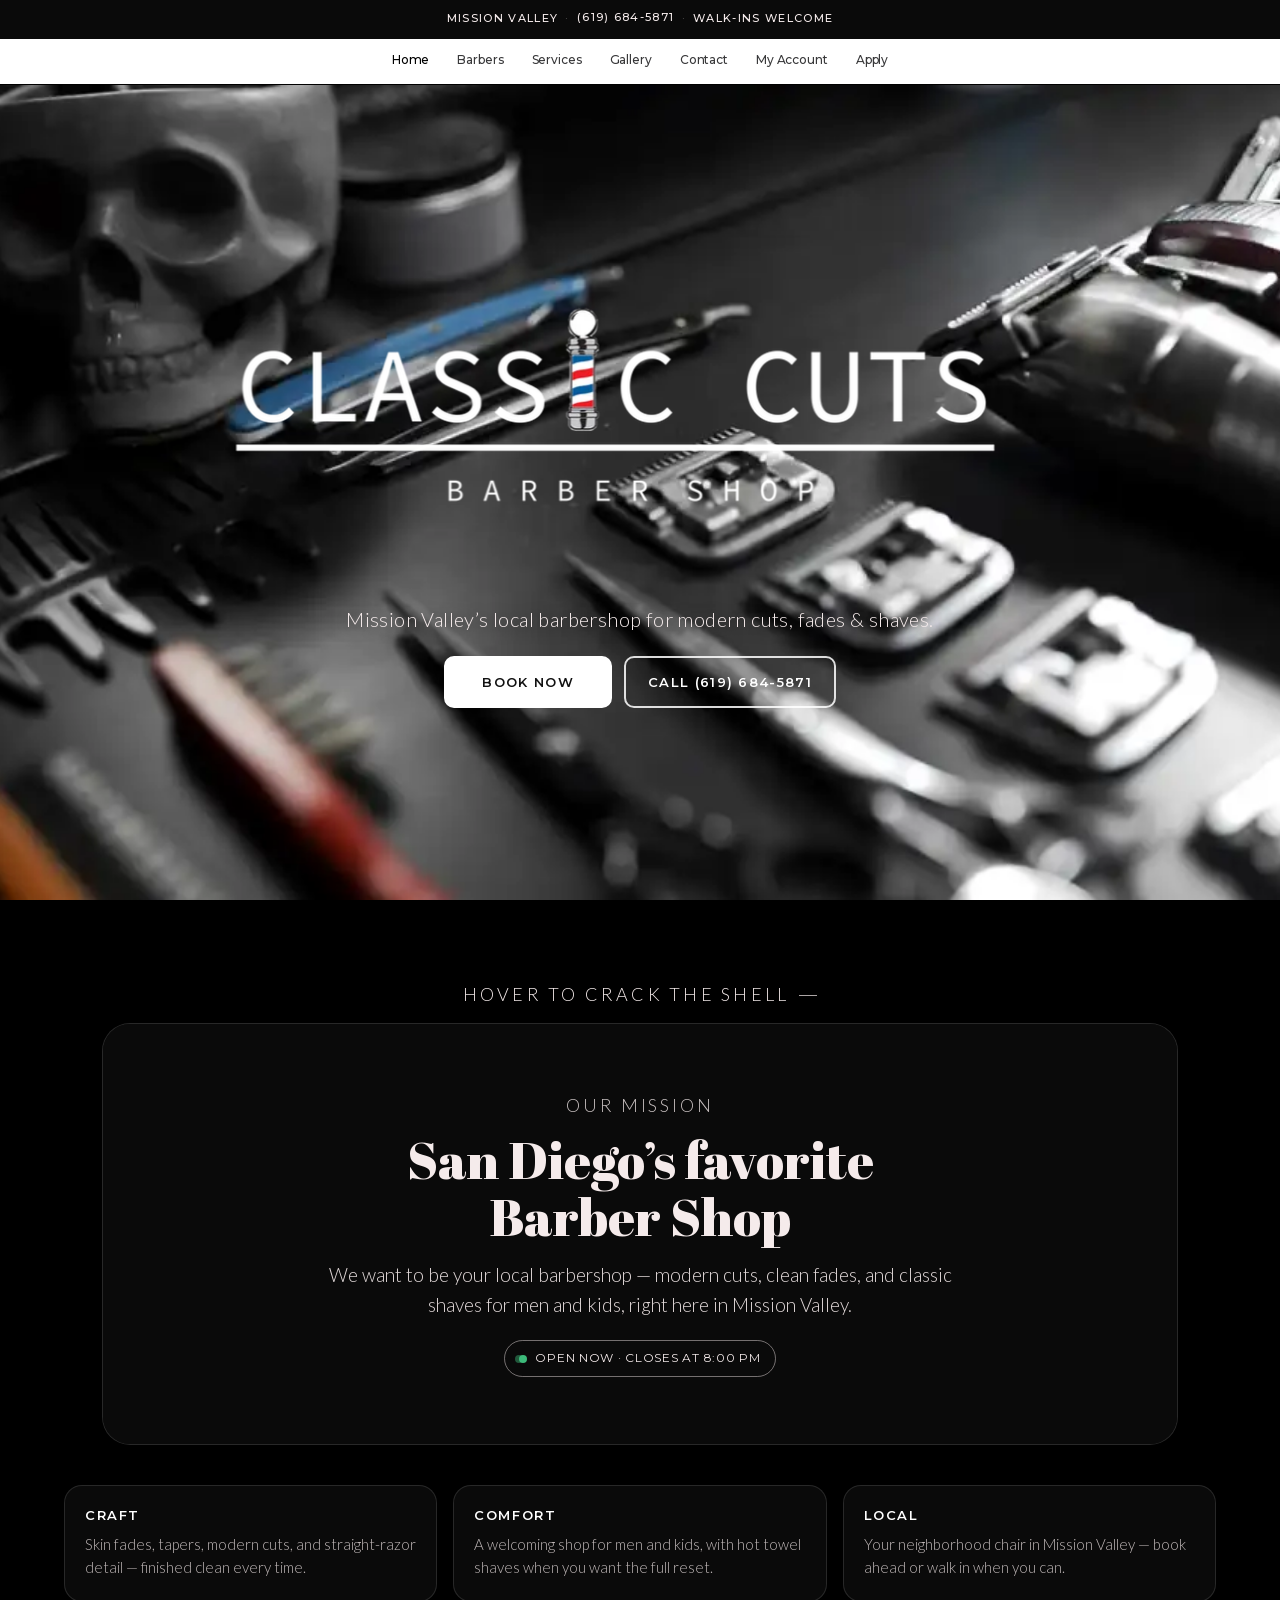
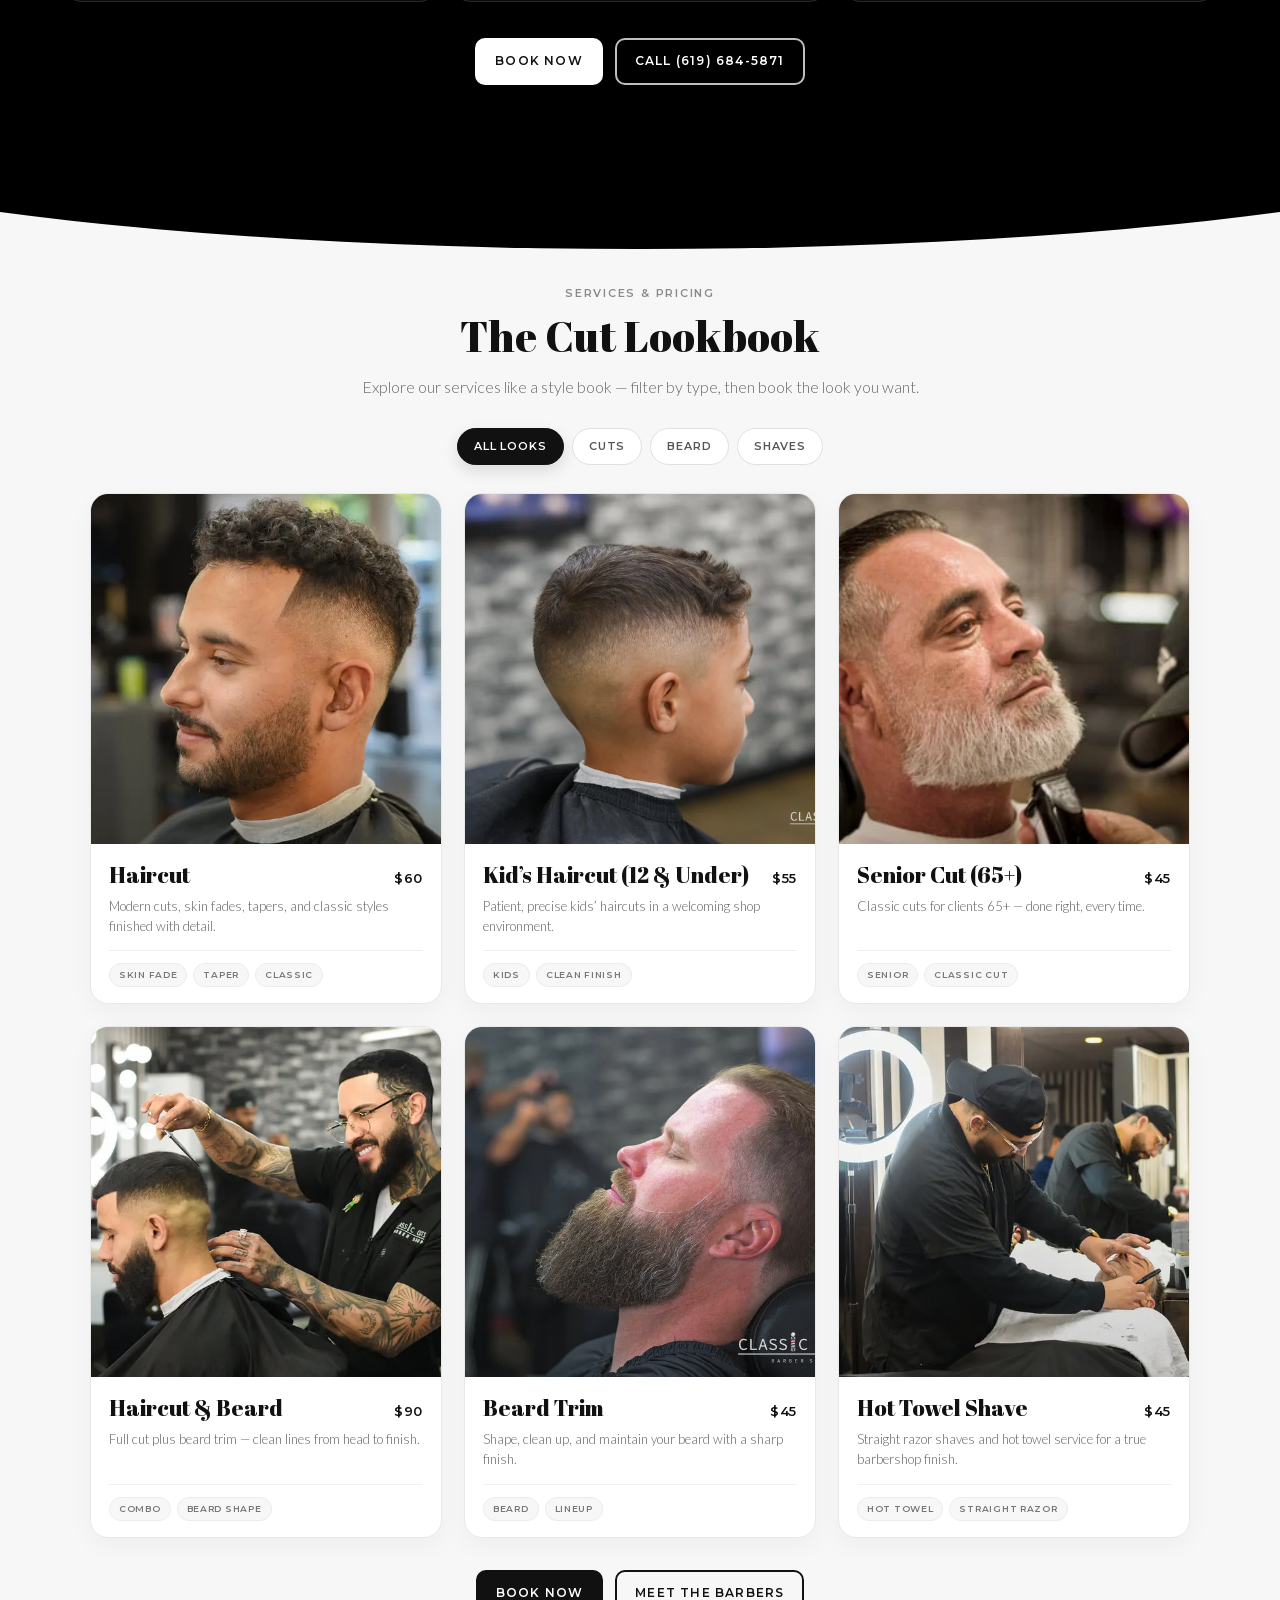
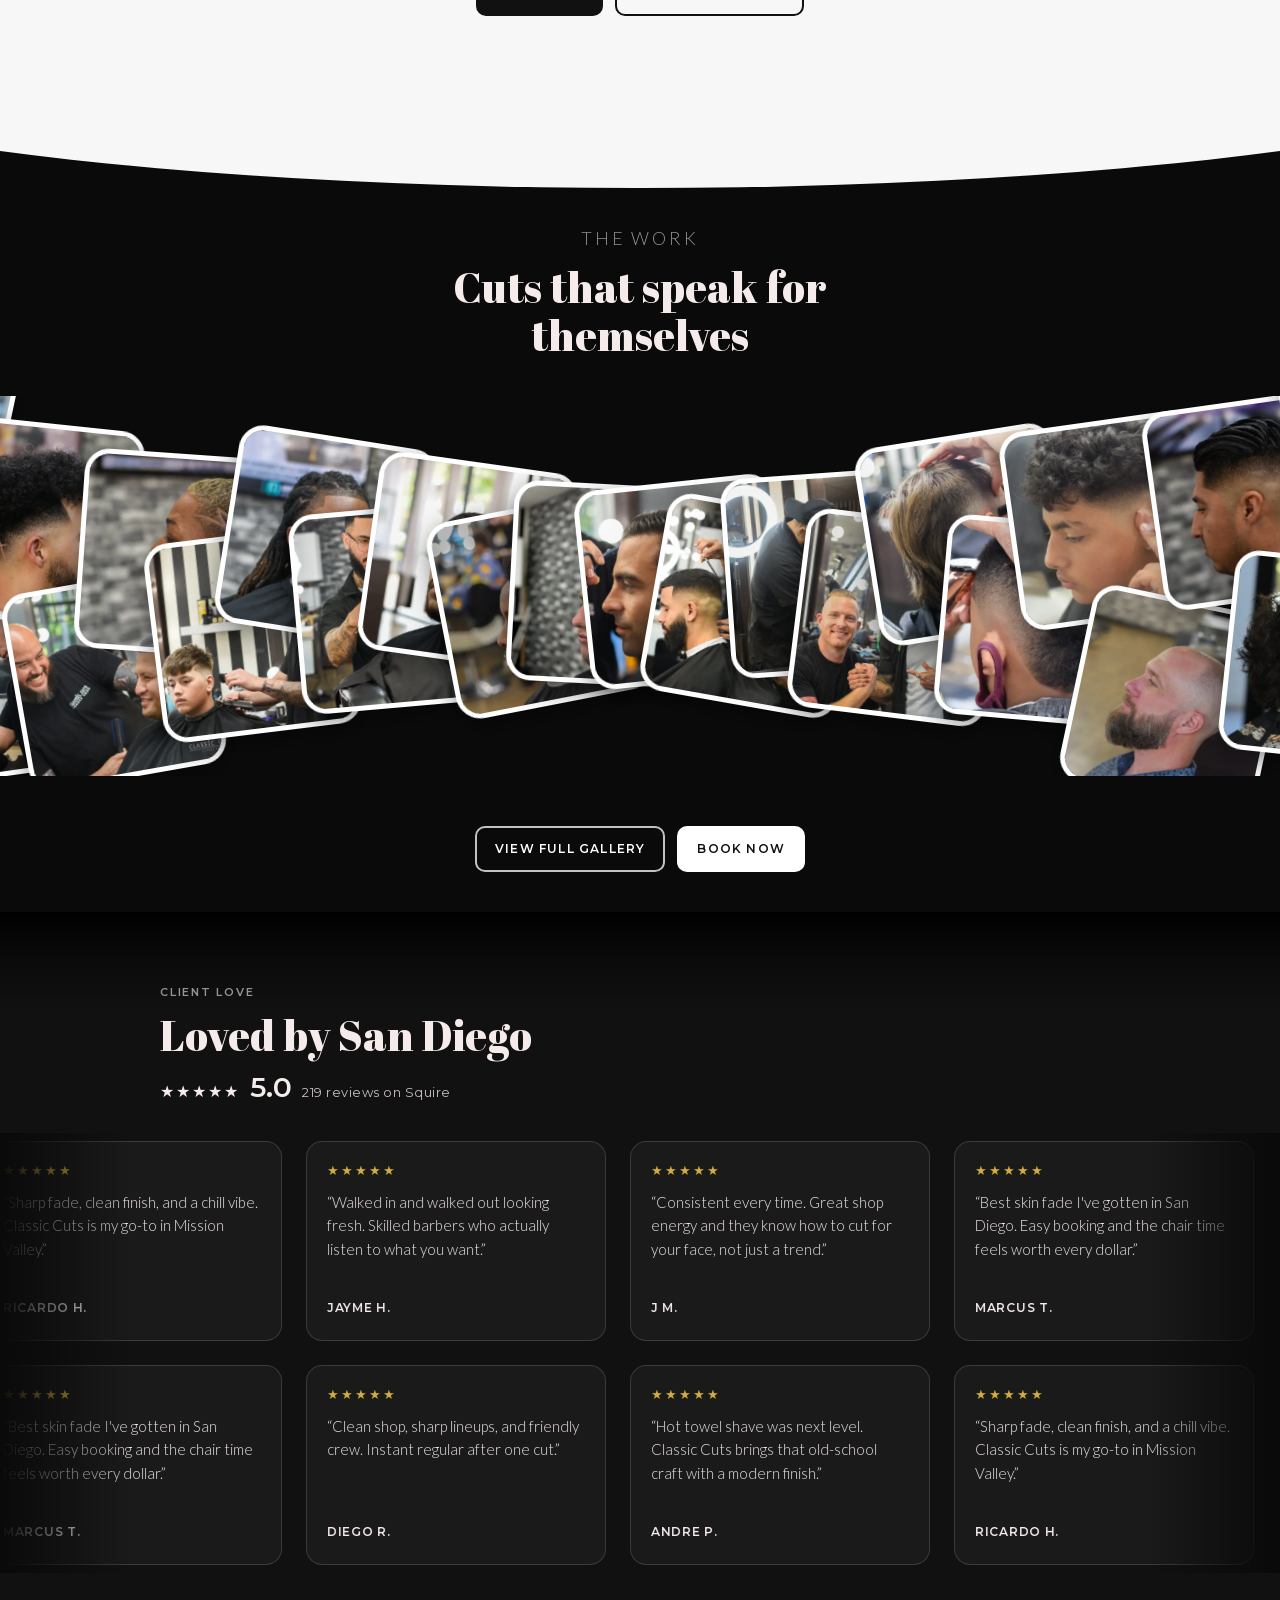
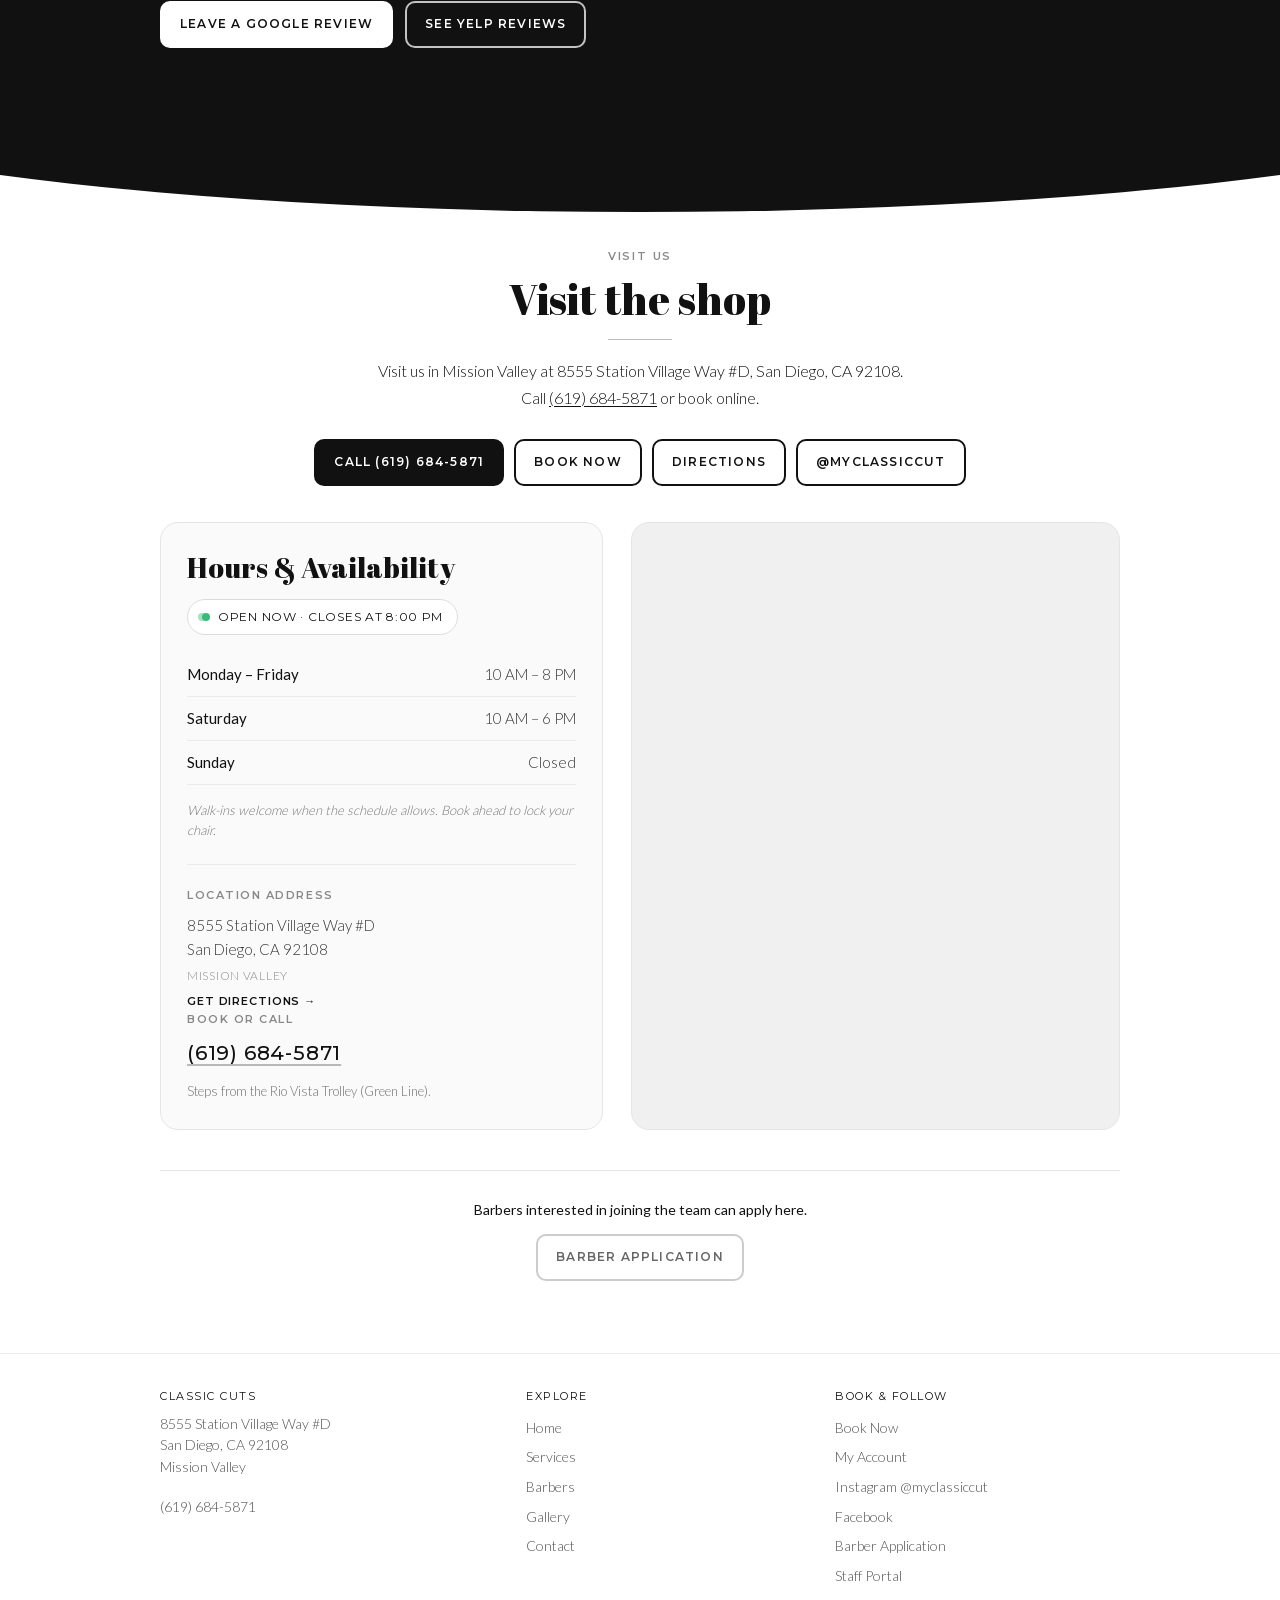
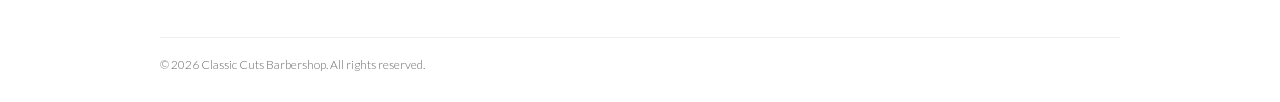
<file: index.html>
<!DOCTYPE html>
<html lang="en">
<head>
<title>Classic Cuts Barbershop | Mission Valley San Diego</title>
<link rel="canonical" href="https://www.classiccutssd.com/" />
<meta property="og:site_name" content="CLASSIC CUTS BARBERSHOP" />
<meta property="og:title" content="Your Local Barbershop in Mission Valley, San Diego " />
<meta property="og:description" content="Classic Cuts Barbershop in Mission Valley, San Diego. Modern haircuts, skin fades, beard trims &amp; hot towel shaves. Walk-ins welcome. Book online or call (619) 684-5871." />
<meta property="og:image" content="https://www.classiccutssd.com/assets/images/brand/logo.png" />
<meta property="og:image" content="https://www.classiccutssd.com/assets/images/gallery/dsc-0378.webp" />
<meta property="og:image" content="https://www.classiccutssd.com/assets/images/gallery/dsc-0308.webp" />
<meta property="og:image" content="https://www.classiccutssd.com/assets/images/gallery/dsc-0811.jpg" />
<meta property="og:image" content="https://www.classiccutssd.com/assets/images/gallery/dsc-0423-copy.jpg" />
<meta property="og:image" content="https://www.classiccutssd.com/assets/images/gallery/dsc-0651.jpg" />
<meta property="og:image" content="https://www.classiccutssd.com/assets/images/gallery/dsc-0745-2.jpg" />
<meta property="og:image" content="https://www.classiccutssd.com/assets/images/gallery/dsc-0097-copy.webp" />
<meta property="og:image" content="https://www.classiccutssd.com/assets/images/gallery/dsc-0211.webp" />
<meta property="og:image" content="https://www.classiccutssd.com/assets/images/gallery/dsc-1008-copy.jpg" />
<meta property="og:url" content="https://www.classiccutssd.com/" />
<meta name="description" content="Classic Cuts Barbershop in Mission Valley, San Diego. Modern haircuts, skin fades, beard trims &amp; hot towel shaves. Walk-ins welcome. Book online or call (619) 684-5871." />
<meta name="keywords" content="classic cuts mission valley barbershop,barber shop pacific beach,Barbershop pacific beach,barber shop chula vista,Barbershop chula vista,barber shop el cajon,Barbershop el cajon,barber shop alpine,barbershop alpine,barber shop alpine ca,Barbershop alpine," />
<meta http-equiv="Content-Type" content="text/html; charset=utf-8"/>
<meta name="viewport" content="width=device-width, initial-scale=1.0"/>
<meta charset="utf-8" />
<link rel="icon" href="/favicon.ico" sizes="32x32" />
<link rel="icon" type="image/png" href="/assets/images/brand/favicon-32.png" sizes="32x32" />
<link rel="apple-touch-icon" href="/assets/images/brand/apple-touch-icon.png" />
<style>html,body{background:#000}</style>
<link rel="preload" as="image" href="/assets/images/brand/logo-480.webp" fetchpriority="high" />
<link rel="preload" as="font" href="/assets/fonts/12-JTUSjIg1_i6t8kCHKm459WlhyyTh89Y.woff2" type="font/woff2" crossorigin />
<style id="cc-critical">@font-face {
  font-family: 'Abril Fatface';
  font-style: normal;
  font-weight: 400;
  font-display: swap;
  src: url(assets/fonts/00-zOL64pLDlL1D99S8g8PtiKchq-dmjcDidBc.woff2) format('woff2');
  unicode-range: U+0000-00FF, U+0131, U+0152-0153, U+02BB-02BC, U+02C6, U+02DA, U+02DC, U+0304, U+0308, U+0329, U+2000-206F, U+20AC, U+2122, U+2191, U+2193, U+2212, U+2215, U+FEFF, U+FFFD;
}
@font-face {
  font-family: 'Lato';
  font-style: normal;
  font-weight: 300;
  font-display: swap;
  src: url(assets/fonts/05-S6u9w4BMUTPHh7USSwiPGQ3q5d0.woff2) format('woff2');
  unicode-range: U+0000-00FF, U+0131, U+0152-0153, U+02BB-02BC, U+02C6, U+02DA, U+02DC, U+0304, U+0308, U+0329, U+2000-206F, U+20AC, U+2122, U+2191, U+2193, U+2212, U+2215, U+FEFF, U+FFFD;
}
@font-face {
  font-family: 'Lato';
  font-style: normal;
  font-weight: 400;
  font-display: swap;
  src: url(assets/fonts/06-S6uyw4BMUTPHjx4wXiWtFCc.woff2) format('woff2');
  unicode-range: U+0000-00FF, U+0131, U+0152-0153, U+02BB-02BC, U+02C6, U+02DA, U+02DC, U+0304, U+0308, U+0329, U+2000-206F, U+20AC, U+2122, U+2191, U+2193, U+2212, U+2215, U+FEFF, U+FFFD;
}
@font-face {
  font-family: 'Montserrat';
  font-style: normal;
  font-weight: 400;
  font-display: swap;
  src: url(assets/fonts/12-JTUSjIg1_i6t8kCHKm459WlhyyTh89Y.woff2) format('woff2');
  unicode-range: U+0000-00FF, U+0131, U+0152-0153, U+02BB-02BC, U+02C6, U+02DA, U+02DC, U+0304, U+0308, U+0329, U+2000-206F, U+20AC, U+2122, U+2191, U+2193, U+2212, U+2215, U+FEFF, U+FFFD;
}
@font-face {
  font-family: 'Montserrat';
  font-style: normal;
  font-weight: 500;
  font-display: swap;
  src: url(assets/fonts/12-JTUSjIg1_i6t8kCHKm459WlhyyTh89Y.woff2) format('woff2');
  unicode-range: U+0000-00FF, U+0131, U+0152-0153, U+02BB-02BC, U+02C6, U+02DA, U+02DC, U+0304, U+0308, U+0329, U+2000-206F, U+20AC, U+2122, U+2191, U+2193, U+2212, U+2215, U+FEFF, U+FFFD;
}
@font-face {
  font-family: 'Montserrat';
  font-style: normal;
  font-weight: 600;
  font-display: swap;
  src: url(assets/fonts/12-JTUSjIg1_i6t8kCHKm459WlhyyTh89Y.woff2) format('woff2');
  unicode-range: U+0000-00FF, U+0131, U+0152-0153, U+02BB-02BC, U+02C6, U+02DA, U+02DC, U+0304, U+0308, U+0329, U+2000-206F, U+20AC, U+2122, U+2191, U+2193, U+2212, U+2215, U+FEFF, U+FFFD;
}
@font-face {
  font-family: 'Montserrat';
  font-style: normal;
  font-weight: 700;
  font-display: swap;
  src: url(assets/fonts/12-JTUSjIg1_i6t8kCHKm459WlhyyTh89Y.woff2) format('woff2');
  unicode-range: U+0000-00FF, U+0131, U+0152-0153, U+02BB-02BC, U+02C6, U+02DA, U+02DC, U+0304, U+0308, U+0329, U+2000-206F, U+20AC, U+2122, U+2191, U+2193, U+2212, U+2215, U+FEFF, U+FFFD;
}
:root{--cc-announce-h:36px;--cc-nav-h:48px;--cc-chrome-h: calc(var(--cc-announce-h) + var(--cc-nav-h))}
*{box-sizing:border-box}
html,body{margin:0;width:100%;background:#000;color:#f5ebeb}
body.cc-page-home{background:#000}
.cc-announce{position:fixed;top:0;left:0;right:0;z-index:40;display:flex;align-items:center;justify-content:center;min-height:var(--cc-announce-h);padding:10px 16px;background:#0a0a0a;color:#f5ebeb;font-family:Montserrat,system-ui,sans-serif;font-size:11px;font-weight:500;letter-spacing:.12em;text-transform:uppercase;text-align:center}
.cc-announce a{color:#f5ebeb;text-decoration:none}
.cc-header{position:fixed;top:calc(var(--cc-announce-h) - 1px);left:0;right:0;z-index:39;height:var(--cc-nav-h);background:#fff}
.cc-header__nav{display:none}
.cc-header__bar{display:flex;align-items:center;justify-content:center;height:var(--cc-nav-h)}
.cc-hamburger{display:none}
@media (max-width:767px){.cc-hamburger{display:block;position:absolute;right:10px;top:50%;transform:translateY(-50%);width:44px;height:44px;border:0;background:transparent}}
.cc-site{padding-top:var(--cc-chrome-h)}
.cc-hero{position:relative;width:100%;height:calc(100svh - var(--cc-chrome-h));min-height:420px;background:#000;overflow:hidden;display:flex;align-items:center;justify-content:center}
.cc-hero-poster{position:absolute;inset:0;width:100%;height:100%;object-fit:cover;z-index:0}
.cc-hero-video{position:absolute;inset:0;width:100%;height:100%;object-fit:cover;z-index:1}
.cc-hero__content{position:relative;z-index:2;width:100%;max-width:100%;text-align:center;padding:24px 16px;box-sizing:border-box;display:flex;align-items:center;justify-content:center}
.cc-hero .cc-container{width:100%;max-width:960px;min-width:0;margin:0 auto;padding:48px 24px 56px;box-sizing:border-box}
.cc-hero__inner{width:100%;max-width:100%;min-width:0;display:flex;flex-direction:column;align-items:center;text-align:center}
.cc-hero-logo{display:block;width:min(920px,100%);max-width:100%;margin:0 auto 18px}
.cc-hero-logo img{width:100%;max-width:100%;height:auto;display:block;margin:0 auto}
.cc-hero-line{margin:12px auto 18px;max-width:28em;font-family:Lato,system-ui,sans-serif;font-weight:300;font-size:15px;color:rgba(245,235,235,.85)}
.cc-hero-ctas{display:flex;gap:12px;justify-content:center;flex-wrap:wrap}
.cc-hero-btn{display:inline-flex;align-items:center;justify-content:center;min-height:44px;padding:0 20px;border-radius:999px;font-family:Montserrat,system-ui,sans-serif;font-size:12px;font-weight:600;letter-spacing:.08em;text-transform:uppercase;text-decoration:none}
.cc-hero-btn--primary{background:#fff;color:#111}
.cc-hero-btn--ghost{border:1px solid rgba(255,255,255,.55);color:#fff}
.cc-mobile-nav{display:none}</style>
<link rel="stylesheet" href="/assets/css/cc-home-app.css?v=20261014a" />
<link rel="stylesheet" href="/assets/css/cc-mega-barbers.css?v=20261014a" media="print" onload="this.media='all'" />
<link rel="stylesheet" href="/assets/css/BounceCards.css?v=20260826a" media="print" onload="this.media='all'" />
<link rel="stylesheet" href="/assets/css/PixelSwap.css?v=20260814s" media="print" onload="this.media='all'" />
<link rel="stylesheet" href="/assets/css/cc-reviews-carousel.css?v=20261014a" media="print" onload="this.media='all'" />
<link rel="stylesheet" href="/assets/css/cc-services-menu.css?v=20261014a" media="print" onload="this.media='all'" />
<noscript>
<link rel="stylesheet" href="/assets/css/BounceCards.css?v=20260826a" />
<link rel="stylesheet" href="/assets/css/PixelSwap.css?v=20260814s" />
<link rel="stylesheet" href="/assets/css/cc-reviews-carousel.css?v=20261014a" />
<link rel="stylesheet" href="/assets/css/cc-services-menu.css?v=20261014a" />
<link rel="stylesheet" href="/assets/css/cc-mega-barbers.css?v=20261014a" />
</noscript>
<script src="/assets/js/cc-business.js?v=20260830b" defer></script>
<script src="/assets/js/cc-nav.js?v=20261014a" defer></script>
<script src="/assets/js/cc-hero-video.js?v=20260814s" defer></script>
<script src="/assets/js/cc-home-defer.js?v=20261014a" defer></script>
</head>
<body class="cc-page-home">
  <div class="cc-announce" role="banner">
    <span>Mission Valley</span>
    <span class="cc-announce__sep" aria-hidden="true">·</span>
    <a href="tel:6196845871">(619) 684-5871</a>
    <span class="cc-announce__sep" aria-hidden="true">·</span>
    <span>Walk-ins Welcome</span>
  </div>

<div class="cc-site">
  <header class="cc-header">
    <div class="cc-header__bar">
      <button class="cc-hamburger" type="button" aria-label="Menu" aria-expanded="false" aria-controls="cc-mobile-nav">
        <span></span>
      </button>
    </div>
    <nav class="cc-header__nav" aria-label="Primary">
      <div class="cc-nav-shell">
        <ul class="cc-nav">
          <li class="is-active">
            <a href="/">Home</a>
          </li>
          <li class="has-mega" data-mega="barbers">
            <a href="/barbers">Barbers</a>
          </li>
          <li>
            <a href="/services">Services</a>
          </li>
          <li>
            <a href="/gallery">Gallery</a>
          </li>
          <li>
            <a href="/contact">Contact</a>
          </li>
          <li class="cc-nav-account">
            <a href="/account">My Account</a>
          </li>
          <li class="cc-nav-apply">
            <a href="/apply">Apply</a>
          </li>
        </ul>
      </div>
    </nav>

    <div class="cc-mega" data-mega="barbers" hidden>
      <div class="cc-mega__inner">
        <div class="cc-mega__col cc-mega__col--primary">
          <div class="cc-mega__head">
            <p class="cc-mega__label">Our Barbers</p>
            <a class="cc-mega__all" href="/barbers">View all barbers</a>
          </div>
          <ul class="cc-mega__barbers">
              <li><a class="cc-mega__barber" href="/barbers/ray-lopez"><span class="cc-mega__avatar"><img src="/assets/images/barbers/ray.jpg" alt="" width="44" height="44" loading="lazy" decoding="async" /></span><span class="cc-mega__name">Ray Lopez</span></a></li>
              <li><a class="cc-mega__barber" href="/barbers/jay-oceguera"><span class="cc-mega__avatar"><img src="/assets/images/barbers/jay.jpg" alt="" width="44" height="44" loading="lazy" decoding="async" /></span><span class="cc-mega__name">Jay Oceguera</span></a></li>
              <li><a class="cc-mega__barber" href="/barbers/romero"><span class="cc-mega__avatar"><img src="/assets/images/barbers/romero.png" alt="" width="44" height="44" loading="lazy" decoding="async" /></span><span class="cc-mega__name">Romero Jorge</span></a></li>
              <li><a class="cc-mega__barber" href="/barbers/colton-ballew"><span class="cc-mega__avatar"><img src="/assets/images/barbers/colton.png" alt="" width="44" height="44" loading="lazy" decoding="async" /></span><span class="cc-mega__name">Colton Ballew</span></a></li>
              <li><a class="cc-mega__barber" href="/barbers/will-jaimes"><span class="cc-mega__avatar"><img src="/assets/images/barbers/will.png" alt="" width="44" height="44" loading="lazy" decoding="async" /></span><span class="cc-mega__name">Will Jaimes</span></a></li>
              <li><a class="cc-mega__barber" href="/barbers/tammy"><span class="cc-mega__avatar" aria-hidden="true">T</span><span class="cc-mega__name">Tammy</span></a></li>
              <li><a class="cc-mega__barber" href="/barbers/tevel"><span class="cc-mega__avatar"><img src="/assets/images/barbers/tevel.jpg" alt="" width="44" height="44" loading="lazy" decoding="async" /></span><span class="cc-mega__name">Tevel</span></a></li>
          </ul>
        </div>
        <div class="cc-mega__col">
          <p class="cc-mega__label">Book &amp; Visit</p>
          <ul class="cc-mega__links">
            <li><a href="/book">Book online</a></li>
            <li><a href="/account">My account</a></li>
            <li><a href="tel:6196845871">Call (619) 684-5871</a></li>
            <li><a href="https://www.google.com/maps/dir/?api=1&destination=8555+Station+Village+Way,+San+Diego,+CA+92108" target="_blank" rel="noopener noreferrer">Get directions</a></li>
            <li><a href="https://www.instagram.com/myclassiccut/" target="_blank" rel="noopener noreferrer">Instagram</a></li>
            <li class="cc-mega__staff"><a href="https://booking.fpdesigner.com/staff/classic-cuts/login">Staff Portal</a></li>
          </ul>
        </div>
      </div>
    </div>
  </header>
  <div class="cc-nav-backdrop" hidden></div>
  <nav class="cc-mobile-nav" id="cc-mobile-nav" aria-label="Mobile" aria-hidden="true">
    <ul class="cc-nav">
      <li class="is-active"><a href="/">Home</a></li>
      <li class="has-mega"><a href="/barbers">Barbers</a>
        <ul class="cc-mega-mobile">
          <li><a class="cc-mobile-barber" href="/barbers/ray-lopez"><span class="cc-mega__avatar"><img src="/assets/images/barbers/ray.jpg" alt="" width="44" height="44" loading="lazy" decoding="async" /></span><span class="cc-mega__name">Ray Lopez</span></a></li>
          <li><a class="cc-mobile-barber" href="/barbers/jay-oceguera"><span class="cc-mega__avatar"><img src="/assets/images/barbers/jay.jpg" alt="" width="44" height="44" loading="lazy" decoding="async" /></span><span class="cc-mega__name">Jay Oceguera</span></a></li>
          <li><a class="cc-mobile-barber" href="/barbers/romero"><span class="cc-mega__avatar"><img src="/assets/images/barbers/romero.png" alt="" width="44" height="44" loading="lazy" decoding="async" /></span><span class="cc-mega__name">Romero Jorge</span></a></li>
          <li><a class="cc-mobile-barber" href="/barbers/colton-ballew"><span class="cc-mega__avatar"><img src="/assets/images/barbers/colton.png" alt="" width="44" height="44" loading="lazy" decoding="async" /></span><span class="cc-mega__name">Colton Ballew</span></a></li>
          <li><a class="cc-mobile-barber" href="/barbers/will-jaimes"><span class="cc-mega__avatar"><img src="/assets/images/barbers/will.png" alt="" width="44" height="44" loading="lazy" decoding="async" /></span><span class="cc-mega__name">Will Jaimes</span></a></li>
          <li><a class="cc-mobile-barber" href="/barbers/tammy"><span class="cc-mega__avatar" aria-hidden="true">T</span><span class="cc-mega__name">Tammy</span></a></li>
          <li><a class="cc-mobile-barber" href="/barbers/tevel"><span class="cc-mega__avatar"><img src="/assets/images/barbers/tevel.jpg" alt="" width="44" height="44" loading="lazy" decoding="async" /></span><span class="cc-mega__name">Tevel</span></a></li>
        </ul>
      </li>
      <li><a href="/services">Services</a></li>
      <li><a href="/gallery">Gallery</a></li>
      <li><a href="/contact">Contact</a></li>
      <li class="cc-nav-account"><a href="/account">My Account</a></li>
      <li class="cc-nav-apply"><a href="/apply">Apply</a></li>
    </ul>
    <div class="cc-mobile-actions">
      <a class="cc-btn cc-btn--light" href="/book">Book Now</a>
      <a class="cc-btn cc-btn--ghost-light" href="tel:6196845871">Call (619) 684-5871</a>
    </div>
    <div class="cc-mobile-extra">
      <a href="https://www.google.com/maps/dir/?api=1&destination=8555+Station+Village+Way,+San+Diego,+CA+92108" target="_blank" rel="noopener noreferrer">Directions</a>
      <a href="https://www.instagram.com/myclassiccut/" target="_blank" rel="noopener noreferrer">Instagram</a>
      <a class="cc-mobile-extra__staff" href="https://booking.fpdesigner.com/staff/classic-cuts/login">Staff Portal</a>
    </div>
  </nav>

  <main id="cc-content" class="cc-main">
<section class="cc-hero" aria-label="Classic Cuts intro">
  <img class="cc-hero-poster" src="/assets/images/brand/hero-poster.webp" alt="" width="1280" height="720" fetchpriority="low" decoding="async" aria-hidden="true" />
  <video class="cc-hero-video" muted loop playsinline preload="none" aria-hidden="true">
    <source src="/assets/videos/hero.mp4" type="video/mp4" />
  </video>
  <div class="cc-hero-fade" aria-hidden="true"></div>
  <div class="cc-hero__content">
    <div class="cc-container">
      <div class="cc-hero__inner">
        <span class="cc-hero-logo">
          <img
            src="/assets/images/brand/logo-480.webp"
            srcset="assets/images/brand/logo-480.webp 480w, assets/images/brand/logo-920.webp 920w"
            sizes="(max-width: 767px) 88vw, 920px"
            alt="Classic Cuts Barbershop"
            width="920"
            height="320"
            fetchpriority="high"
            decoding="async"
          />
        </span>
        <p class="cc-hero-line">Mission Valley&rsquo;s local barbershop for modern cuts, fades &amp; shaves.</p>
        <div class="cc-hero-ctas">
          <a class="cc-hero-btn cc-hero-btn--primary" href="/book">Book Now</a>
          <a class="cc-hero-btn cc-hero-btn--ghost" href="tel:6196845871">Call (619) 684-5871</a>
        </div>
      </div>
    </div>
  </div>
</section>

<section class="cc-section cc-section--dark cc-about" id="about">
  <div class="cc-section__inner cc-about__inner">
    <div class="cc-mission-stage">
      <p class="cc-mission-hint">
        <span class="cc-mission-hint__desk">Hover to crack the shell</span>
        <span class="cc-mission-hint__touch">Tap to crack the shell</span>
      </p>
      <div class="cc-mission-card" role="region" aria-label="Shop highlights">
      <div id="cc-mission-swap" class="cc-mission-swap-mount" data-pixel-swap data-aria-label="Reveal shop highlights">
        <div data-pixel-first class="cc-mission-cover">
          <div class="cc-mission-cover__inner">
            <p class="cc-eyebrow">Our Mission</p>
            <h2 class="cc-mission-cover__title">San Diego&rsquo;s favorite Barber Shop</h2>
            <p class="cc-mission-cover__quote">We want to be your local barbershop — modern cuts, clean fades, and classic shaves for men and kids, right here in Mission Valley.</p>
            <div class="cc-hours-chip cc-hours-chip--centered" data-cc-hours-status>Checking hours…</div>
          </div>
        </div>
        <div data-pixel-second class="cc-mission-reveal" hidden>
          <div class="cc-mission-reveal__inner">
            <p class="cc-eyebrow">The Shop</p>
            <ul class="cc-mission-stats">
              <li>
                <span class="cc-mission-stats__value">5.0</span>
                <span class="cc-mission-stats__label">Squire rating</span>
                <span class="cc-mission-stats__note">Perfect score</span>
              </li>
              <li>
                <span class="cc-mission-stats__value">219</span>
                <span class="cc-mission-stats__label">Verified reviews</span>
                <span class="cc-mission-stats__note">Client love on Squire</span>
              </li>
              <li>
                <span class="cc-mission-stats__value">MV</span>
                <span class="cc-mission-stats__label">Mission Valley</span>
                <span class="cc-mission-stats__note">Walk-ins · Free parking · Drinks</span>
              </li>
            </ul>
          </div>
        </div>
      </div>
    </div>
    </div>

    <div class="cc-value-grid">
      <article class="cc-value-card">
        <h3>Craft</h3>
        <p>Skin fades, tapers, modern cuts, and straight-razor detail — finished clean every time.</p>
      </article>
      <article class="cc-value-card">
        <h3>Comfort</h3>
        <p>A welcoming shop for men and kids, with hot towel shaves when you want the full reset.</p>
      </article>
      <article class="cc-value-card">
        <h3>Local</h3>
        <p>Your neighborhood chair in Mission Valley — book ahead or walk in when you can.</p>
      </article>
    </div>

    <div class="cc-btn-row cc-btn-row--center">
      <a class="cc-btn cc-btn--light" href="/book">Book Now</a>
      <a class="cc-btn cc-btn--ghost-light" href="tel:6196845871">Call (619) 684-5871</a>
    </div>
  </div>
</section>

<section class="cc-section" id="services">
  <div class="cc-section__inner cc-lookbook">
    <header class="cc-lookbook__intro">
      <p class="cc-eyebrow">Services &amp; Pricing</p>
      <h2>The Cut Lookbook</h2>
      <p class="cc-lookbook__lead">
        Explore our services like a style book — filter by type, then book the look you want.
      </p>
    </header>

    <div class="cc-lookbook__tabs" role="tablist" aria-label="Service filters">
      <button type="button" class="cc-lookbook__tab is-active" role="tab" aria-selected="true" data-filter="all">All Looks</button>
      <button type="button" class="cc-lookbook__tab" role="tab" aria-selected="false" data-filter="cuts">Cuts</button>
      <button type="button" class="cc-lookbook__tab" role="tab" aria-selected="false" data-filter="beard">Beard</button>
      <button type="button" class="cc-lookbook__tab" role="tab" aria-selected="false" data-filter="shaves">Shaves</button>
    </div>

    <div class="cc-lookbook__grid" id="cc-lookbook-grid">
      <article class="cc-look-card" data-category="cuts">
        <div class="cc-look-card__media">
          <img src="/assets/images/gallery/dsc-0378.webp" alt="Haircut example" loading="lazy" width="640" height="640" />
        </div>
        <div class="cc-look-card__body">
          <div class="cc-look-card__top">
            <h3>Haircut</h3>
            <p class="cc-look-card__price">$60</p>
          </div>
          <p>Modern cuts, skin fades, tapers, and classic styles finished with detail.</p>
          <div class="cc-look-card__tags">
            <span>Skin Fade</span>
            <span>Taper</span>
            <span>Classic</span>
          </div>
        </div>
      </article>

      <article class="cc-look-card" data-category="cuts">
        <div class="cc-look-card__media">
          <img src="/assets/images/gallery/dsc-0736-copy.webp" alt="Kid's cut example" loading="lazy" width="640" height="640" />
        </div>
        <div class="cc-look-card__body">
          <div class="cc-look-card__top">
            <h3>Kid&rsquo;s Haircut (12 &amp; Under)</h3>
            <p class="cc-look-card__price">$55</p>
          </div>
          <p>Patient, precise kids&rsquo; haircuts in a welcoming shop environment.</p>
          <div class="cc-look-card__tags">
            <span>Kids</span>
            <span>Clean Finish</span>
          </div>
        </div>
      </article>

      <article class="cc-look-card" data-category="cuts">
        <div class="cc-look-card__media">
          <img src="/assets/images/gallery/haircuts-9.webp" alt="Senior cut example" loading="lazy" width="640" height="640" />
        </div>
        <div class="cc-look-card__body">
          <div class="cc-look-card__top">
            <h3>Senior Cut (65+)</h3>
            <p class="cc-look-card__price">$45</p>
          </div>
          <p>Classic cuts for clients 65+ — done right, every time.</p>
          <div class="cc-look-card__tags">
            <span>Senior</span>
            <span>Classic Cut</span>
          </div>
        </div>
      </article>

      <article class="cc-look-card" data-category="beard">
        <div class="cc-look-card__media">
          <img src="/assets/images/gallery/dsc-0220.webp" alt="Haircut and beard example" loading="lazy" width="640" height="640" />
        </div>
        <div class="cc-look-card__body">
          <div class="cc-look-card__top">
            <h3>Haircut &amp; Beard</h3>
            <p class="cc-look-card__price">$90</p>
          </div>
          <p>Full cut plus beard trim — clean lines from head to finish.</p>
          <div class="cc-look-card__tags">
            <span>Combo</span>
            <span>Beard Shape</span>
          </div>
        </div>
      </article>

      <article class="cc-look-card" data-category="beard">
        <div class="cc-look-card__media">
          <img src="/assets/images/gallery/1.webp" alt="Beard trim example" loading="lazy" width="640" height="640" />
        </div>
        <div class="cc-look-card__body">
          <div class="cc-look-card__top">
            <h3>Beard Trim</h3>
            <p class="cc-look-card__price">$45</p>
          </div>
          <p>Shape, clean up, and maintain your beard with a sharp finish.</p>
          <div class="cc-look-card__tags">
            <span>Beard</span>
            <span>Lineup</span>
          </div>
        </div>
      </article>

      <article class="cc-look-card" data-category="shaves">
        <div class="cc-look-card__media">
          <img src="/assets/images/gallery/dsc-0375.webp" alt="Hot towel shave example" loading="lazy" width="640" height="640" />
        </div>
        <div class="cc-look-card__body">
          <div class="cc-look-card__top">
            <h3>Hot Towel Shave</h3>
            <p class="cc-look-card__price">$45</p>
          </div>
          <p>Straight razor shaves and hot towel service for a true barbershop finish.</p>
          <div class="cc-look-card__tags">
            <span>Hot Towel</span>
            <span>Straight Razor</span>
          </div>
        </div>
      </article>
    </div>

    <div class="cc-btn-row cc-lookbook__actions">
      <a class="cc-btn cc-btn--dark" href="/book">Book Now</a>
      <a class="cc-btn cc-btn--ghost-dark" href="/barbers">Meet the Barbers</a>
    </div>
  </div>
</section>

<section class="cc-section cc-section--dark cc-bounce-gallery" id="gallery-preview" aria-label="Gallery preview">
  <div class="cc-section__inner">
    <div class="cc-bounce-gallery__intro">
      <p class="cc-eyebrow">The Work</p>
      <h2>Cuts that speak for themselves</h2>
    </div>
    <div id="cc-bounce-cards" class="bounceCardsContainer custom-bounceCards" aria-hidden="false"></div>
    <div class="cc-btn-row" style="justify-content:center">
      <a class="cc-btn cc-btn--ghost-light" href="/gallery">View Full Gallery</a>
      <a class="cc-btn cc-btn--light" href="/book">Book Now</a>
    </div>
  </div>
</section>

<section class="cc-section cc-section--reviews" id="reviews">
  <div class="cc-section__inner">
    <p class="cc-eyebrow">Client Love</p>
    <h2>Loved by San Diego</h2>
    <div class="cc-trust" style="margin-bottom:8px">
      <div class="cc-trust__rating">
        <span class="cc-trust__stars" aria-hidden="true">★★★★★</span>
        <span class="cc-trust__score">5.0</span>
        <span class="cc-trust__meta">219 reviews on Squire</span>
      </div>
    </div>
  </div>

  <div class="cc-review-carousel" role="region" aria-label="Client reviews">
    <div class="cc-review-carousel__edge cc-review-carousel__edge--left" aria-hidden="true"></div>
    <div class="cc-review-carousel__edge cc-review-carousel__edge--right" aria-hidden="true"></div>
    <div class="cc-review-carousel__viewport">
      <div class="cc-review-carousel__track" id="cc-review-track">
        <!-- Filled by cc-reviews-carousel.js -->
      </div>
    </div>
  </div>

  <div class="cc-section__inner">
    <div class="cc-btn-row" style="margin-top:28px">
      <a class="cc-btn cc-btn--light" href="https://g.page/r/CdxL_zOjv48rEAE/review" target="_blank" rel="noopener noreferrer">Leave a Google Review</a>
      <a class="cc-btn cc-btn--ghost-light" href="https://www.yelp.com/biz/classic-cuts-barber-shop-san-diego-3" target="_blank" rel="noopener noreferrer">See Yelp Reviews</a>
    </div>
  </div>
</section>

<section class="cc-section" id="visit">
  <div class="cc-section__inner cc-visit">
    <header class="cc-visit__intro">
      <p class="cc-eyebrow">Visit Us</p>
      <h2>Visit the shop</h2>
      <div class="cc-visit__rule" aria-hidden="true"></div>
      <p class="cc-visit__lead">
        Visit us in Mission Valley at 8555 Station Village Way #D, San Diego, CA 92108.
        Call <a href="tel:6196845871">(619) 684-5871</a> or book online.
      </p>
    </header>

    <div class="cc-visit__actions">
      <a class="cc-btn cc-btn--dark" href="tel:6196845871">Call (619) 684-5871</a>
      <a class="cc-btn cc-btn--ghost-dark" href="/book">Book Now</a>
      <a class="cc-btn cc-btn--ghost-dark" href="https://www.google.com/maps/dir/?api=1&destination=8555+Station+Village+Way,+San+Diego,+CA+92108" target="_blank" rel="noopener noreferrer">Directions</a>
      <a class="cc-btn cc-btn--ghost-dark" href="https://www.instagram.com/myclassiccut/" target="_blank" rel="noopener noreferrer">@myclassiccut</a>
    </div>

    <div class="cc-visit-layout">
      <aside class="cc-visit-panel" aria-label="Hours and address">
        <div class="cc-visit-panel__block">
          <h3 class="cc-visit-panel__title">Hours &amp; Availability</h3>
          <div class="cc-hours-chip" data-cc-hours-status>Checking hours…</div>
          <table class="cc-hours-table">
            <tbody>
              <tr>
                <th scope="row">Monday – Friday</th>
                <td>10 AM – 8 PM</td>
              </tr>
              <tr>
                <th scope="row">Saturday</th>
                <td>10 AM – 6 PM</td>
              </tr>
              <tr>
                <th scope="row">Sunday</th>
                <td>Closed</td>
              </tr>
            </tbody>
          </table>
          <p class="cc-visit-panel__note">Walk-ins welcome when the schedule allows. Book ahead to lock your chair.</p>
        </div>

        <div class="cc-visit-panel__block cc-visit-panel__block--address">
          <p class="cc-visit-panel__label">Location Address</p>
          <a class="cc-visit-panel__address" href="https://maps.google.com/?q=8555+Station+Village+Way,+San+Diego,+CA+92108" target="_blank" rel="noopener noreferrer">
            8555 Station Village Way #D<br>
            San Diego, CA 92108
            <span class="cc-visit-panel__neighborhood">Mission Valley</span>
            <span class="cc-visit-panel__directions">Get Directions →</span>
          </a>

          <p class="cc-visit-panel__label" style="margin-top:20px">Book or Call</p>
          <a class="cc-visit-panel__phone" href="tel:6196845871">(619) 684-5871</a>
          <p class="cc-visit-panel__trolley">Steps from the Rio Vista Trolley (Green Line).</p>
        </div>
      </aside>

      <div class="cc-visit-map">
        <iframe title="Classic Cuts location map" src="https://www.google.com/maps/embed?pb=!1m18!1m12!1m3!1d3354.6922028529398!2d-117.1432662!3d32.77390079999999!2m3!1f0!2f0!3f0!3m2!1i1024!2i768!4f13.1!3m3!1m2!1s0x80d955919eadbdbd%3A0xeae59ec3a80d4acb!2s8555%20Station%20Village%20Ln%2C%20San%20Diego%2C%20CA%2092108!5e0!3m2!1sen!2sus!4v1769635162414!5m2!1sen!2sus" loading="lazy" referrerpolicy="no-referrer-when-downgrade" allowfullscreen></iframe>
      </div>
    </div>

    <div class="cc-apply-note">
      <p>Barbers interested in joining the team can apply here.</p>
      <a class="cc-btn cc-btn--quiet" href="/apply">Barber Application</a>
    </div>
  </div>
</section>
  </main>
  <footer class="footer-wrap cc-footer">
    <div class="cc-footer__inner">
      <div>
        <h4>Classic Cuts</h4>
        <p>8555 Station Village Way #D<br>San Diego, CA 92108<br>Mission Valley</p>
        <p><a href="tel:6196845871">(619) 684-5871</a></p>
      </div>
      <div>
        <h4>Explore</h4>
        <p>
          <a href="/">Home</a><br>
          <a href="/services">Services</a><br>
          <a href="/barbers">Barbers</a><br>
          <a href="/gallery">Gallery</a><br>
          <a href="/contact">Contact</a>
        </p>
      </div>
      <div>
        <h4>Book &amp; Follow</h4>
        <p>
          <a href="/book">Book Now</a><br>
          <a href="/account">My Account</a><br>
          <a href="https://www.instagram.com/myclassiccut/" target="_blank" rel="noopener noreferrer">Instagram @myclassiccut</a><br>
          <a href="https://www.facebook.com/myclassiccut/" target="_blank" rel="noopener noreferrer">Facebook</a><br>
          <a href="/apply">Barber Application</a><br>
          <a href="https://booking.fpdesigner.com/staff/classic-cuts/login">Staff Portal</a>
        </p>
      </div>
      <p class="cc-footer__copy">© 2026 Classic Cuts Barbershop. All rights reserved.</p>
    </div>
  </footer>

</div>

</body>
</html>
</file>
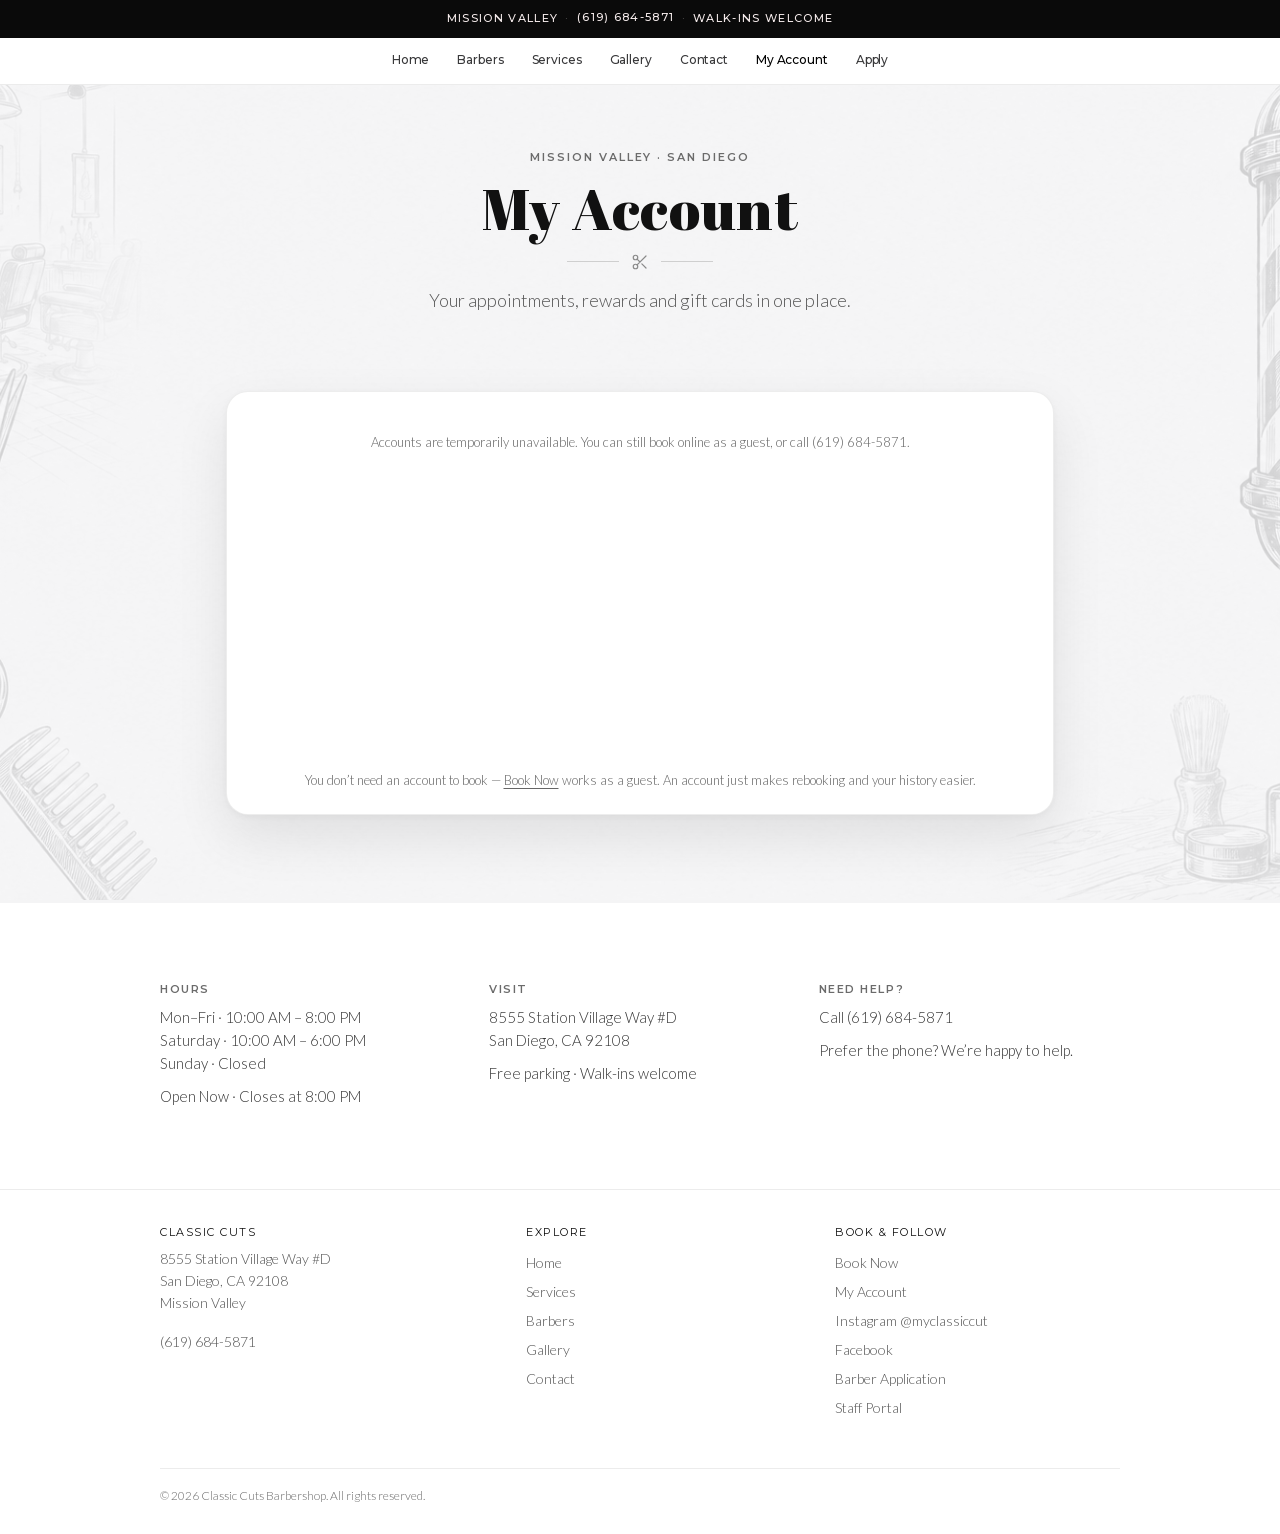
<file: account.html>
<!DOCTYPE html>
<html lang="en">
<head>
<title>My Account | Classic Cuts Barbershop</title>
<link rel="canonical" href="https://www.classiccutssd.com/account" />
<meta name="robots" content="noindex, follow" />
<meta property="og:site_name" content="CLASSIC CUTS BARBERSHOP" />
<meta property="og:title" content="My Account | Classic Cuts" />
<meta property="og:description" content="Your Classic Cuts appointments, rewards and gift cards in one place." />
<meta property="og:image" content="https://www.classiccutssd.com/assets/images/gallery/dsc-0378.webp" />
<meta property="og:url" content="https://www.classiccutssd.com/account" />
<meta name="description" content="Sign in to your Classic Cuts account to see your appointments, rewards and gift cards. Booking never requires an account." />
<meta http-equiv="Content-Type" content="text/html; charset=utf-8"/>
<meta name="viewport" content="width=device-width, initial-scale=1.0"/>
<meta charset="utf-8" />
<link rel="icon" href="/favicon.ico" sizes="32x32" />
<link rel="icon" type="image/png" href="/assets/images/brand/favicon-32.png" sizes="32x32" />
<link rel="apple-touch-icon" href="/assets/images/brand/apple-touch-icon.png" />
<link rel="stylesheet" href="/assets/css/cc-fonts.css?v=20260814p" />
<link rel="stylesheet" href="/assets/css/cc-base.css?v=20260826a" />
<link rel="stylesheet" href="/assets/css/cc-chrome.css?v=20260814p" />
<link rel="stylesheet" href="/assets/css/cc-nav.css?v=20260814p" />
<link rel="stylesheet" href="/assets/css/cc-mega-barbers.css?v=20261014a" />
<link rel="stylesheet" href="/assets/css/cc-book.css?v=20261021a" />
<link rel="stylesheet" href="/assets/css/cc-account.css?v=20261021a" />
<script src="/assets/js/cc-business.js?v=20260830b" defer></script>
<script src="/assets/js/cc-nav.js?v=20261014a" defer></script>
<!--
  BookLocal customer account widget (white-label). BookLocal supplies sign-in, identity and data;
  this page supplies the Classic Cuts shell. Only the PUBLIC embed key lives here — no secrets.
  Production BookLocal: https://booking.fpdesigner.com
-->
<script>
  window.CC_BOOKLOCAL = {
    origin: "https://booking.fpdesigner.com",
    publishableKey: "pk_test_booklocal_e8762803f0ae6695b6505e18"
  };
</script>
<script>
  (function () {
    var cfg = window.CC_BOOKLOCAL || {};
    var origin = (cfg.origin || "https://booking.fpdesigner.com").replace(/\/$/, "");
    var s = document.createElement("script");
    s.src = origin + "/account.js";
    s.async = true;
    s.onerror = function () {
      var el = document.getElementById("cc-account-fallback");
      if (el) el.hidden = false;
    };
    document.head.appendChild(s);
  })();
</script>
</head>
<body class="cc-page-account">
  <div class="cc-announce" role="banner">
    <span>Mission Valley</span>
    <span class="cc-announce__sep" aria-hidden="true">·</span>
    <a href="tel:6196845871">(619) 684-5871</a>
    <span class="cc-announce__sep" aria-hidden="true">·</span>
    <span>Walk-ins Welcome</span>
  </div>

<div class="cc-site">
  <header class="cc-header">
    <div class="cc-header__bar">
      <button class="cc-hamburger" type="button" aria-label="Menu" aria-expanded="false" aria-controls="cc-mobile-nav">
        <span></span>
      </button>
    </div>
    <nav class="cc-header__nav" aria-label="Primary">
      <div class="cc-nav-shell">
        <ul class="cc-nav">
          <li><a href="/">Home</a></li>
          <li class="has-mega" data-mega="barbers"><a href="/barbers">Barbers</a></li>
          <li><a href="/services">Services</a></li>
          <li><a href="/gallery">Gallery</a></li>
          <li><a href="/contact">Contact</a></li>
      <li class="cc-nav-account is-active"><a href="/account" aria-current="page">My Account</a></li>
          <li class="cc-nav-apply"><a href="/apply">Apply</a></li>
        </ul>
      </div>
    </nav>

    <div class="cc-mega" data-mega="barbers" hidden>
      <div class="cc-mega__inner">
        <div class="cc-mega__col cc-mega__col--primary">
          <div class="cc-mega__head">
            <p class="cc-mega__label">Our Barbers</p>
            <a class="cc-mega__all" href="/barbers">View all barbers</a>
          </div>
          <ul class="cc-mega__barbers">
              <li><a class="cc-mega__barber" href="/barbers/ray-lopez"><span class="cc-mega__avatar"><img src="/assets/images/barbers/ray.jpg" alt="" width="44" height="44" loading="lazy" decoding="async" /></span><span class="cc-mega__name">Ray Lopez</span></a></li>
              <li><a class="cc-mega__barber" href="/barbers/jay-oceguera"><span class="cc-mega__avatar"><img src="/assets/images/barbers/jay.jpg" alt="" width="44" height="44" loading="lazy" decoding="async" /></span><span class="cc-mega__name">Jay Oceguera</span></a></li>
              <li><a class="cc-mega__barber" href="/barbers/romero"><span class="cc-mega__avatar"><img src="/assets/images/barbers/romero.png" alt="" width="44" height="44" loading="lazy" decoding="async" /></span><span class="cc-mega__name">Romero Jorge</span></a></li>
              <li><a class="cc-mega__barber" href="/barbers/colton-ballew"><span class="cc-mega__avatar"><img src="/assets/images/barbers/colton.png" alt="" width="44" height="44" loading="lazy" decoding="async" /></span><span class="cc-mega__name">Colton Ballew</span></a></li>
              <li><a class="cc-mega__barber" href="/barbers/will-jaimes"><span class="cc-mega__avatar"><img src="/assets/images/barbers/will.png" alt="" width="44" height="44" loading="lazy" decoding="async" /></span><span class="cc-mega__name">Will Jaimes</span></a></li>
              <li><a class="cc-mega__barber" href="/barbers/tammy"><span class="cc-mega__avatar" aria-hidden="true">T</span><span class="cc-mega__name">Tammy</span></a></li>
              <li><a class="cc-mega__barber" href="/barbers/tevel"><span class="cc-mega__avatar"><img src="/assets/images/barbers/tevel.jpg" alt="" width="44" height="44" loading="lazy" decoding="async" /></span><span class="cc-mega__name">Tevel</span></a></li>
          </ul>
        </div>
        <div class="cc-mega__col">
          <p class="cc-mega__label">Book &amp; Visit</p>
          <ul class="cc-mega__links">
            <li><a href="/book">Book online</a></li>
            <li><a href="/account">My account</a></li>
            <li><a href="tel:6196845871">Call (619) 684-5871</a></li>
            <li><a href="https://www.google.com/maps/dir/?api=1&destination=8555+Station+Village+Way,+San+Diego,+CA+92108" target="_blank" rel="noopener noreferrer">Get directions</a></li>
            <li><a href="https://www.instagram.com/myclassiccut/" target="_blank" rel="noopener noreferrer">Instagram</a></li>
            <li class="cc-mega__staff"><a href="https://booking.fpdesigner.com/staff/classic-cuts/login">Staff Portal</a></li>
          </ul>
        </div>
      </div>
    </div>
  </header>
  <div class="cc-nav-backdrop" hidden></div>
  <nav class="cc-mobile-nav" id="cc-mobile-nav" aria-label="Mobile" aria-hidden="true">
    <ul class="cc-nav">
      <li><a href="/">Home</a></li>
      <li class="has-mega"><a href="/barbers">Barbers</a>
        <ul class="cc-mega-mobile">
          <li><a class="cc-mobile-barber" href="/barbers/ray-lopez"><span class="cc-mega__avatar"><img src="/assets/images/barbers/ray.jpg" alt="" width="44" height="44" loading="lazy" decoding="async" /></span><span class="cc-mega__name">Ray Lopez</span></a></li>
          <li><a class="cc-mobile-barber" href="/barbers/jay-oceguera"><span class="cc-mega__avatar"><img src="/assets/images/barbers/jay.jpg" alt="" width="44" height="44" loading="lazy" decoding="async" /></span><span class="cc-mega__name">Jay Oceguera</span></a></li>
          <li><a class="cc-mobile-barber" href="/barbers/romero"><span class="cc-mega__avatar"><img src="/assets/images/barbers/romero.png" alt="" width="44" height="44" loading="lazy" decoding="async" /></span><span class="cc-mega__name">Romero Jorge</span></a></li>
          <li><a class="cc-mobile-barber" href="/barbers/colton-ballew"><span class="cc-mega__avatar"><img src="/assets/images/barbers/colton.png" alt="" width="44" height="44" loading="lazy" decoding="async" /></span><span class="cc-mega__name">Colton Ballew</span></a></li>
          <li><a class="cc-mobile-barber" href="/barbers/will-jaimes"><span class="cc-mega__avatar"><img src="/assets/images/barbers/will.png" alt="" width="44" height="44" loading="lazy" decoding="async" /></span><span class="cc-mega__name">Will Jaimes</span></a></li>
          <li><a class="cc-mobile-barber" href="/barbers/tammy"><span class="cc-mega__avatar" aria-hidden="true">T</span><span class="cc-mega__name">Tammy</span></a></li>
          <li><a class="cc-mobile-barber" href="/barbers/tevel"><span class="cc-mega__avatar"><img src="/assets/images/barbers/tevel.jpg" alt="" width="44" height="44" loading="lazy" decoding="async" /></span><span class="cc-mega__name">Tevel</span></a></li>
        </ul>
      </li>
      <li><a href="/services">Services</a></li>
      <li><a href="/gallery">Gallery</a></li>
      <li><a href="/contact">Contact</a></li>
      <li class="cc-nav-account is-active"><a href="/account" aria-current="page">My Account</a></li>
      <li class="cc-nav-apply"><a href="/apply">Apply</a></li>
    </ul>
    <div class="cc-mobile-actions">
      <a class="cc-btn cc-btn--light" href="/book">Book Now</a>
      <a class="cc-btn cc-btn--ghost-light" href="tel:6196845871">Call (619) 684-5871</a>
    </div>
    <div class="cc-mobile-extra">
      <a href="https://www.google.com/maps/dir/?api=1&destination=8555+Station+Village+Way,+San+Diego,+CA+92108" target="_blank" rel="noopener noreferrer">Directions</a>
      <a href="https://www.instagram.com/myclassiccut/" target="_blank" rel="noopener noreferrer">Instagram</a>
      <a class="cc-mobile-extra__staff" href="https://booking.fpdesigner.com/staff/classic-cuts/login">Staff Portal</a>
    </div>
  </nav>

  <main id="cc-content" class="cc-main">
    <section class="cc-book-hero cc-account-hero" aria-labelledby="cc-account-headline">
      <div class="cc-book-hero__bg" aria-hidden="true">
        <img src="/assets/images/gallery/dsc-0378.webp" alt="" width="960" height="720" decoding="async" />
      </div>
      <div class="cc-book-hero__inner">
        <p class="cc-book-eyebrow cc-book-rise">Mission Valley · San Diego</p>
        <h1 id="cc-account-headline" class="cc-book-rise-2">My Account</h1>
        <div class="cc-book-hero__divider cc-book-rise-3" aria-hidden="true">
          <span></span>
          <svg viewBox="0 0 24 24" fill="none" stroke="currentColor" stroke-width="1.6" stroke-linecap="round" stroke-linejoin="round">
            <circle cx="6" cy="6" r="3"/><circle cx="6" cy="18" r="3"/>
            <path d="M20 4 8.12 15.88M14.47 14.48 20 20M8.12 8.12 12 12"/>
          </svg>
          <span></span>
        </div>
        <p class="cc-book-hero__lead cc-book-rise-3">
          Your appointments, rewards and gift cards in one place.
        </p>
      </div>
    </section>

    <section class="cc-book-stage cc-account-stage" id="account" aria-label="Customer account">
      <div class="cc-account-layout">
        <div class="cc-book-panel cc-account-panel">
          <div class="cc-account-shell">
            <booklocal-account
              id="cc-account"
              publishable-key="pk_test_booklocal_e8762803f0ae6695b6505e18"
              booking-url="/book"
              primary-color="#111111"
              background-color="#ffffff"
              radius="10px"
              font-family="'Lato', system-ui, sans-serif"
            ></booklocal-account>
            <p id="cc-account-fallback" class="cc-book-secure" hidden>
              Accounts are temporarily unavailable. You can still
              <a href="/book">book online as a guest</a>, or call
              <a href="tel:6196845871">(619) 684-5871</a>.
            </p>
            <noscript>
              <p class="cc-book-secure">
                Please turn on JavaScript to sign in. You can still
                <a href="/book">book online as a guest</a> or call
                <a href="tel:6196845871">(619) 684-5871</a>.
              </p>
            </noscript>
          </div>
          <p class="cc-book-secure cc-account-note">
            You don&rsquo;t need an account to book &mdash; <a href="/book">Book Now</a> works as a guest.
            An account just makes rebooking and your history easier.
          </p>
        </div>
      </div>
    </section>

    <section class="cc-book-context" aria-label="Shop information">
      <div class="cc-book-context__inner">
        <article>
          <h3>Hours</h3>
          <p>Mon–Fri · 10:00 AM – 8:00 PM</p>
          <p>Saturday · 10:00 AM – 6:00 PM</p>
          <p>Sunday · Closed</p>
          <p data-cc-hours-status style="margin-top:10px"></p>
        </article>
        <article>
          <h3>Visit</h3>
          <p>
            <a href="https://maps.google.com/?q=8555+Station+Village+Way,+San+Diego,+CA+92108" target="_blank" rel="noopener noreferrer">
              8555 Station Village Way #D<br />
              San Diego, CA 92108
            </a>
          </p>
          <p style="margin-top:10px">Free parking · Walk-ins welcome</p>
        </article>
        <article>
          <h3>Need Help?</h3>
          <p><a href="tel:6196845871">Call (619) 684-5871</a></p>
          <p style="margin-top:10px">
            Prefer the phone? We&rsquo;re happy to help.
          </p>
        </article>
      </div>
    </section>
  </main>

  <footer class="footer-wrap cc-footer">
    <div class="cc-footer__inner">
      <div>
        <h4>Classic Cuts</h4>
        <p>8555 Station Village Way #D<br>San Diego, CA 92108<br>Mission Valley</p>
        <p><a href="tel:6196845871">(619) 684-5871</a></p>
      </div>
      <div>
        <h4>Explore</h4>
        <p>
          <a href="/">Home</a><br>
          <a href="/services">Services</a><br>
          <a href="/barbers">Barbers</a><br>
          <a href="/gallery">Gallery</a><br>
          <a href="/contact">Contact</a>
        </p>
      </div>
      <div>
        <h4>Book &amp; Follow</h4>
        <p>
          <a href="/book">Book Now</a><br>
          <a href="/account">My Account</a><br>
          <a href="https://www.instagram.com/myclassiccut/" target="_blank" rel="noopener noreferrer">Instagram @myclassiccut</a><br>
          <a href="https://www.facebook.com/myclassiccut/" target="_blank" rel="noopener noreferrer">Facebook</a><br>
          <a href="/apply">Barber Application</a><br>
          <a href="https://booking.fpdesigner.com/staff/classic-cuts/login">Staff Portal</a>
        </p>
      </div>
      <p class="cc-footer__copy">© 2026 Classic Cuts Barbershop. All rights reserved.</p>
    </div>
  </footer>
</div>

<script>
  (function () {
    var cfg = window.CC_BOOKLOCAL || {};
    var el = document.getElementById("cc-account");
    if (!el) return;
    if (cfg.publishableKey) el.setAttribute("publishable-key", cfg.publishableKey);
    if (cfg.origin) el.setAttribute("api-base", String(cfg.origin).replace(/\/$/, ""));
  })();
</script>
</body>
</html>
</file>
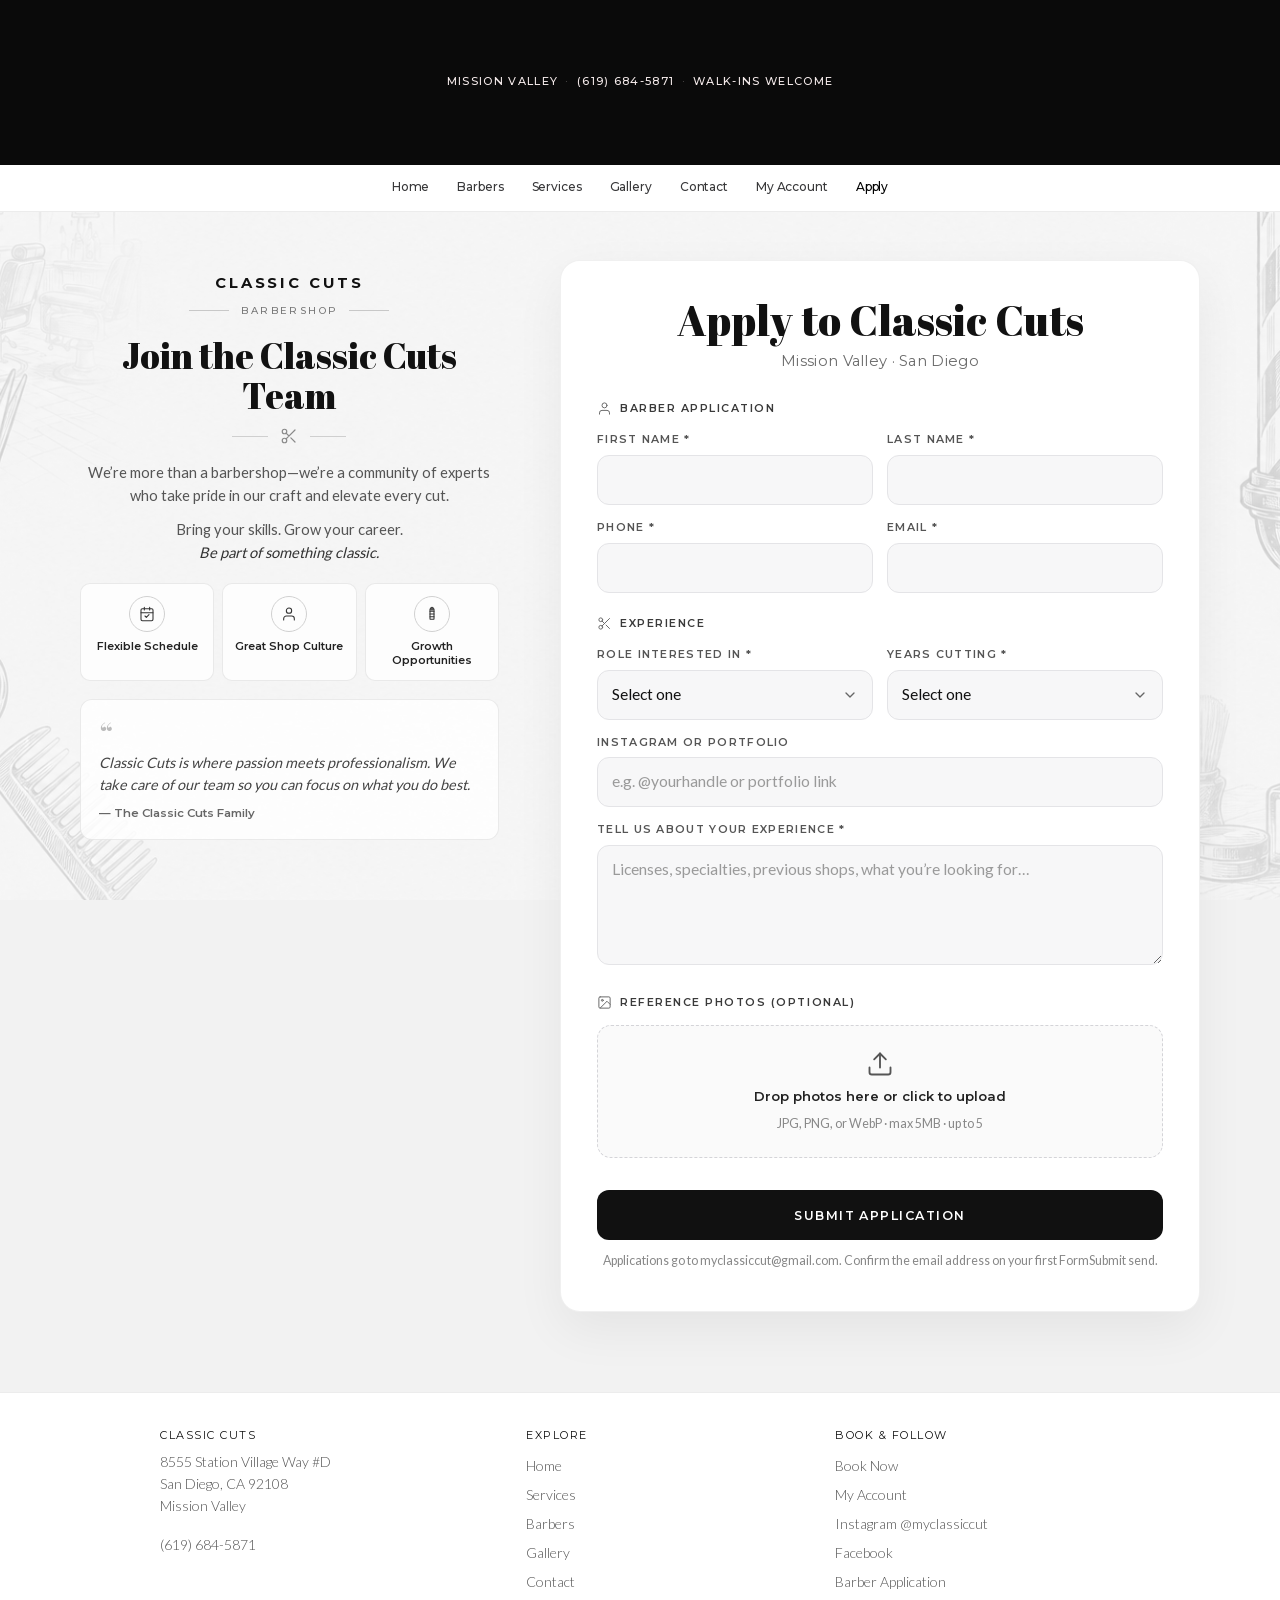
<file: barber-shop-contact-269206.html>
<!DOCTYPE html>
<html lang="en">
<head>
<title>Barber Application | Classic Cuts</title>
<link rel="canonical" href="https://www.classiccutssd.com/apply" />
<meta property="og:site_name" content="CLASSIC CUTS BARBERSHOP" />
<meta property="og:title" content="Barber Application | Classic Cuts" />
<meta property="og:description" content="Apply to join the Classic Cuts team in Mission Valley, San Diego. Tell us about your experience and send a few photos of your work." />
<meta property="og:url" content="https://www.classiccutssd.com/apply" />
<meta name="description" content="Apply to join the Classic Cuts team in Mission Valley, San Diego. Tell us about your experience and send a few photos of your work." />
<meta name="keywords" content="barber shop jobs,Barbershop jobs,barber shop jobs near me,barbershop jobs near me,barber shop kensington,Barbershop kensington,barber shop kids,Barbershop kids,barber shop kid set,Barbershop kid set,barber shop kid friendly,Barbershop kid friendly,barber" />
<meta http-equiv="Content-Type" content="text/html; charset=utf-8"/>
<meta name="viewport" content="width=device-width, initial-scale=1.0"/>
<meta charset="utf-8" />
<link rel="icon" href="/favicon.ico" sizes="32x32" />
<link rel="icon" type="image/png" href="/assets/images/brand/favicon-32.png" sizes="32x32" />
<link rel="apple-touch-icon" href="/assets/images/brand/apple-touch-icon.png" />
<link rel="stylesheet" href="/assets/css/cc-fonts.css?v=20260814p" />
<link rel="stylesheet" href="/assets/css/cc-base.css?v=20260826a" />
<link rel="stylesheet" href="/assets/css/cc-chrome.css?v=20260814p" />
<link rel="stylesheet" href="/assets/css/cc-nav.css?v=20260814p" />
<link rel="stylesheet" href="/assets/css/cc-mega-barbers.css?v=20261014a" />
<link rel="stylesheet" href="/assets/css/cc-apply.css?v=20260829mono" />

<script src="/assets/js/cc-business.js?v=20260830b" defer></script>
<script src="/assets/js/cc-nav.js?v=20261014a" defer></script>
<script src="/assets/js/cc-apply.js?v=20260814i" defer></script>
</head>
<body class="cc-page-apply">
  <div class="cc-announce" role="banner">
    <span>Mission Valley</span>
    <span class="cc-announce__sep" aria-hidden="true">·</span>
    <a href="tel:6196845871">(619) 684-5871</a>
    <span class="cc-announce__sep" aria-hidden="true">·</span>
    <span>Walk-ins Welcome</span>
  </div>

<div class="cc-site">
  <header class="cc-header">
    <div class="cc-header__bar">
      <button class="cc-hamburger" type="button" aria-label="Menu" aria-expanded="false" aria-controls="cc-mobile-nav">
        <span></span>
      </button>
    </div>
    <nav class="cc-header__nav" aria-label="Primary">
      <div class="cc-nav-shell">
        <ul class="cc-nav">
          <li>
            <a href="/">Home</a>
          </li>
          <li class="has-mega" data-mega="barbers">
            <a href="/barbers">Barbers</a>
          </li>
          <li>
            <a href="/services">Services</a>
          </li>
          <li>
            <a href="/gallery">Gallery</a>
          </li>
          <li>
            <a href="/contact">Contact</a>
          </li>
          <li class="cc-nav-account">
            <a href="/account">My Account</a>
          </li>
          <li class="is-active cc-nav-apply">
            <a href="/apply">Apply</a>
          </li>
        </ul>
      </div>
    </nav>

    <div class="cc-mega" data-mega="barbers" hidden>
      <div class="cc-mega__inner">
        <div class="cc-mega__col cc-mega__col--primary">
          <div class="cc-mega__head">
            <p class="cc-mega__label">Our Barbers</p>
            <a class="cc-mega__all" href="/barbers">View all barbers</a>
          </div>
          <ul class="cc-mega__barbers">
              <li><a class="cc-mega__barber" href="/barbers/ray-lopez"><span class="cc-mega__avatar"><img src="/assets/images/barbers/ray.jpg" alt="" width="44" height="44" loading="lazy" decoding="async" /></span><span class="cc-mega__name">Ray Lopez</span></a></li>
              <li><a class="cc-mega__barber" href="/barbers/jay-oceguera"><span class="cc-mega__avatar"><img src="/assets/images/barbers/jay.jpg" alt="" width="44" height="44" loading="lazy" decoding="async" /></span><span class="cc-mega__name">Jay Oceguera</span></a></li>
              <li><a class="cc-mega__barber" href="/barbers/romero"><span class="cc-mega__avatar"><img src="/assets/images/barbers/romero.png" alt="" width="44" height="44" loading="lazy" decoding="async" /></span><span class="cc-mega__name">Romero Jorge</span></a></li>
              <li><a class="cc-mega__barber" href="/barbers/colton-ballew"><span class="cc-mega__avatar"><img src="/assets/images/barbers/colton.png" alt="" width="44" height="44" loading="lazy" decoding="async" /></span><span class="cc-mega__name">Colton Ballew</span></a></li>
              <li><a class="cc-mega__barber" href="/barbers/will-jaimes"><span class="cc-mega__avatar"><img src="/assets/images/barbers/will.png" alt="" width="44" height="44" loading="lazy" decoding="async" /></span><span class="cc-mega__name">Will Jaimes</span></a></li>
              <li><a class="cc-mega__barber" href="/barbers/tammy"><span class="cc-mega__avatar" aria-hidden="true">T</span><span class="cc-mega__name">Tammy</span></a></li>
              <li><a class="cc-mega__barber" href="/barbers/tevel"><span class="cc-mega__avatar"><img src="/assets/images/barbers/tevel.jpg" alt="" width="44" height="44" loading="lazy" decoding="async" /></span><span class="cc-mega__name">Tevel</span></a></li>
          </ul>
        </div>
        <div class="cc-mega__col">
          <p class="cc-mega__label">Book &amp; Visit</p>
          <ul class="cc-mega__links">
            <li><a href="/book">Book online</a></li>
            <li><a href="/account">My account</a></li>
            <li><a href="tel:6196845871">Call (619) 684-5871</a></li>
            <li><a href="https://www.google.com/maps/dir/?api=1&destination=8555+Station+Village+Way,+San+Diego,+CA+92108" target="_blank" rel="noopener noreferrer">Get directions</a></li>
            <li><a href="https://www.instagram.com/myclassiccut/" target="_blank" rel="noopener noreferrer">Instagram</a></li>
            <li class="cc-mega__staff"><a href="https://booking.fpdesigner.com/staff/classic-cuts/login">Staff Portal</a></li>
          </ul>
        </div>
      </div>
    </div>
  </header>
  <div class="cc-nav-backdrop" hidden></div>
  <nav class="cc-mobile-nav" id="cc-mobile-nav" aria-label="Mobile" aria-hidden="true">
    <ul class="cc-nav">
      <li><a href="/">Home</a></li>
      <li class="has-mega"><a href="/barbers">Barbers</a>
        <ul class="cc-mega-mobile">
          <li><a class="cc-mobile-barber" href="/barbers/ray-lopez"><span class="cc-mega__avatar"><img src="/assets/images/barbers/ray.jpg" alt="" width="44" height="44" loading="lazy" decoding="async" /></span><span class="cc-mega__name">Ray Lopez</span></a></li>
          <li><a class="cc-mobile-barber" href="/barbers/jay-oceguera"><span class="cc-mega__avatar"><img src="/assets/images/barbers/jay.jpg" alt="" width="44" height="44" loading="lazy" decoding="async" /></span><span class="cc-mega__name">Jay Oceguera</span></a></li>
          <li><a class="cc-mobile-barber" href="/barbers/romero"><span class="cc-mega__avatar"><img src="/assets/images/barbers/romero.png" alt="" width="44" height="44" loading="lazy" decoding="async" /></span><span class="cc-mega__name">Romero Jorge</span></a></li>
          <li><a class="cc-mobile-barber" href="/barbers/colton-ballew"><span class="cc-mega__avatar"><img src="/assets/images/barbers/colton.png" alt="" width="44" height="44" loading="lazy" decoding="async" /></span><span class="cc-mega__name">Colton Ballew</span></a></li>
          <li><a class="cc-mobile-barber" href="/barbers/will-jaimes"><span class="cc-mega__avatar"><img src="/assets/images/barbers/will.png" alt="" width="44" height="44" loading="lazy" decoding="async" /></span><span class="cc-mega__name">Will Jaimes</span></a></li>
          <li><a class="cc-mobile-barber" href="/barbers/tammy"><span class="cc-mega__avatar" aria-hidden="true">T</span><span class="cc-mega__name">Tammy</span></a></li>
          <li><a class="cc-mobile-barber" href="/barbers/tevel"><span class="cc-mega__avatar"><img src="/assets/images/barbers/tevel.jpg" alt="" width="44" height="44" loading="lazy" decoding="async" /></span><span class="cc-mega__name">Tevel</span></a></li>
        </ul>
      </li>
      <li><a href="/services">Services</a></li>
      <li><a href="/gallery">Gallery</a></li>
      <li><a href="/contact">Contact</a></li>
      <li class="cc-nav-account"><a href="/account">My Account</a></li>
      <li class="is-active cc-nav-apply"><a href="/apply">Apply</a></li>
    </ul>
    <div class="cc-mobile-actions">
      <a class="cc-btn cc-btn--light" href="/book">Book Now</a>
      <a class="cc-btn cc-btn--ghost-light" href="tel:6196845871">Call (619) 684-5871</a>
    </div>
    <div class="cc-mobile-extra">
      <a href="https://www.google.com/maps/dir/?api=1&destination=8555+Station+Village+Way,+San+Diego,+CA+92108" target="_blank" rel="noopener noreferrer">Directions</a>
      <a href="https://www.instagram.com/myclassiccut/" target="_blank" rel="noopener noreferrer">Instagram</a>
      <a class="cc-mobile-extra__staff" href="https://booking.fpdesigner.com/staff/classic-cuts/login">Staff Portal</a>
    </div>
  </nav>

  <main id="cc-content" class="cc-main">
    <section class="cc-apply" aria-labelledby="cc-apply-headline">
      <div class="cc-apply__layout">
        <aside class="cc-apply__pitch">
          <div class="cc-apply__brand">
            <p class="cc-apply__brand-name">CLASSIC CUTS</p>
            <p class="cc-apply__brand-sub">Barbershop</p>
          </div>

          <h1 id="cc-apply-headline" class="cc-apply__headline">Join the Classic Cuts Team</h1>

          <div class="cc-apply__divider" aria-hidden="true">
            <span></span>
            <svg viewBox="0 0 24 24" fill="none" stroke="currentColor" stroke-width="1.6" stroke-linecap="round" stroke-linejoin="round">
              <circle cx="6" cy="6" r="3"/><circle cx="6" cy="18" r="3"/>
              <path d="M20 4 8.12 15.88M14.47 14.48 20 20M8.12 8.12 12 12"/>
            </svg>
            <span></span>
          </div>

          <div class="cc-apply__lead">
            <p>We’re more than a barbershop—we’re a community of experts who take pride in our craft and elevate every cut.</p>
            <p>Bring your skills. Grow your career.<br><em>Be part of something classic.</em></p>
          </div>

          <ul class="cc-apply__perks">
            <li class="cc-apply__perk">
              <span class="cc-apply__perk-icon" aria-hidden="true">
                <svg viewBox="0 0 24 24"><rect x="3" y="4" width="18" height="18" rx="2"/><path d="M16 2v4M8 2v4M3 10h18"/><path d="m9 15 2 2 4-4"/></svg>
              </span>
              <span>Flexible Schedule</span>
            </li>
            <li class="cc-apply__perk">
              <span class="cc-apply__perk-icon" aria-hidden="true">
                <svg viewBox="0 0 24 24"><path d="M20 21v-2a4 4 0 0 0-4-4H8a4 4 0 0 0-4 4v2"/><circle cx="12" cy="7" r="4"/></svg>
              </span>
              <span>Great Shop Culture</span>
            </li>
            <li class="cc-apply__perk">
              <span class="cc-apply__perk-icon" aria-hidden="true">
                <svg viewBox="0 0 24 24"><rect x="9" y="4" width="6" height="16" rx="1"/><path d="M9 8h6M9 12h6M9 16h6"/><circle cx="12" cy="4" r="2"/></svg>
              </span>
              <span>Growth Opportunities</span>
            </li>
          </ul>

          <blockquote class="cc-apply__quote">
            <span class="cc-apply__quote-mark" aria-hidden="true">“</span>
            <p>Classic Cuts is where passion meets professionalism. We take care of our team so you can focus on what you do best.</p>
            <cite>— The Classic Cuts Family</cite>
          </blockquote>
        </aside>

        <div class="cc-apply__shell">
        <h2 id="cc-apply-title" class="cc-apply__title">Apply to Classic Cuts</h2>
        <p class="cc-apply__sub">Mission Valley · San Diego</p>

        <form
          class="cc-apply__form"
          action="https://formsubmit.co/myclassiccut@gmail.com"
          method="POST"
          enctype="multipart/form-data"
        >
          <input type="hidden" name="_subject" value="Classic Cuts — Barber Application" />
          <input type="hidden" name="_captcha" value="false" />
          <input type="hidden" name="_template" value="table" />
          <input type="text" name="_honey" style="display:none" tabindex="-1" autocomplete="off" />

          <div class="cc-apply__section">
            <p class="cc-apply__section-label">
              <svg viewBox="0 0 24 24" aria-hidden="true"><path d="M20 21v-2a4 4 0 0 0-4-4H8a4 4 0 0 0-4 4v2"/><circle cx="12" cy="7" r="4"/></svg>
              Barber application
            </p>

            <div class="cc-apply__grid cc-apply__grid--2">
              <div class="cc-apply__field">
                <label for="cc-a-first">First name *</label>
                <input id="cc-a-first" name="first_name" type="text" autocomplete="given-name" required />
              </div>
              <div class="cc-apply__field">
                <label for="cc-a-last">Last name *</label>
                <input id="cc-a-last" name="last_name" type="text" autocomplete="family-name" required />
              </div>
              <div class="cc-apply__field">
                <label for="cc-a-phone">Phone *</label>
                <input id="cc-a-phone" name="phone" type="tel" autocomplete="tel" required />
              </div>
              <div class="cc-apply__field">
                <label for="cc-a-email">Email *</label>
                <input id="cc-a-email" name="email" type="email" autocomplete="email" required />
              </div>
            </div>
          </div>

          <div class="cc-apply__section">
            <p class="cc-apply__section-label">
              <svg viewBox="0 0 24 24" aria-hidden="true"><circle cx="6" cy="6" r="3"/><circle cx="6" cy="18" r="3"/><path d="M20 4 8.12 15.88M14.47 14.48 20 20M8.12 8.12 12 12"/></svg>
              Experience
            </p>

            <div class="cc-apply__grid">
              <div class="cc-apply__grid cc-apply__grid--2">
                <div class="cc-apply__field">
                  <label for="cc-a-role">Role interested in *</label>
                  <select id="cc-a-role" name="role" required>
                    <option value="" disabled selected>Select one</option>
                    <option value="Barber">Barber</option>
                    <option value="Booth rental">Booth rental</option>
                    <option value="Apprentice">Apprentice</option>
                    <option value="Other">Other</option>
                  </select>
                </div>
                <div class="cc-apply__field">
                  <label for="cc-a-years">Years cutting *</label>
                  <select id="cc-a-years" name="years_experience" required>
                    <option value="" disabled selected>Select one</option>
                    <option value="Less than 1">Less than 1</option>
                    <option value="1–2">1–2</option>
                    <option value="3–5">3–5</option>
                    <option value="6–10">6–10</option>
                    <option value="10+">10+</option>
                  </select>
                </div>
              </div>

              <div class="cc-apply__field">
                <label for="cc-a-ig">Instagram or portfolio</label>
                <input id="cc-a-ig" name="portfolio" type="text" placeholder="e.g. @yourhandle or portfolio link" />
              </div>

              <div class="cc-apply__field">
                <label for="cc-a-exp">Tell us about your experience *</label>
                <textarea
                  id="cc-a-exp"
                  name="experience"
                  required
                  placeholder="Licenses, specialties, previous shops, what you’re looking for…"
                ></textarea>
              </div>
            </div>
          </div>

          <div class="cc-apply__section">
            <p class="cc-apply__section-label">
              <svg viewBox="0 0 24 24" aria-hidden="true"><rect x="3" y="3" width="18" height="18" rx="2"/><circle cx="8.5" cy="8.5" r="1.5"/><path d="m21 15-5-5L5 21"/></svg>
              Reference photos (optional)
            </p>

            <label class="cc-apply__upload" id="cc-apply-dropzone" for="cc-apply-photos">
              <svg class="cc-apply__upload-icon" viewBox="0 0 24 24" aria-hidden="true">
                <path d="M21 15v4a2 2 0 0 1-2 2H5a2 2 0 0 1-2-2v-4"/>
                <polyline points="17 8 12 3 7 8"/>
                <line x1="12" y1="3" x2="12" y2="15"/>
              </svg>
              <p class="cc-apply__upload-title">Drop photos here or click to upload</p>
              <p class="cc-apply__upload-hint">JPG, PNG, or WebP · max 5MB · up to 5</p>
              <input
                id="cc-apply-photos"
                name="attachment"
                type="file"
                accept="image/jpeg,image/png,image/webp"
                multiple
              />
            </label>
            <ul class="cc-apply__files" id="cc-apply-file-list" aria-live="polite"></ul>
          </div>

          <div class="cc-apply__actions">
            <button class="cc-apply__submit" type="submit">Submit application</button>
            <p class="cc-apply__note">
              Applications go to myclassiccut@gmail.com. Confirm the email address on your first FormSubmit send.
            </p>
          </div>
        </form>
        </div>
      </div>
    </section>
  </main>
  <footer class="footer-wrap cc-footer">
    <div class="cc-footer__inner">
      <div>
        <h4>Classic Cuts</h4>
        <p>8555 Station Village Way #D<br>San Diego, CA 92108<br>Mission Valley</p>
        <p><a href="tel:6196845871">(619) 684-5871</a></p>
      </div>
      <div>
        <h4>Explore</h4>
        <p>
          <a href="/">Home</a><br>
          <a href="/services">Services</a><br>
          <a href="/barbers">Barbers</a><br>
          <a href="/gallery">Gallery</a><br>
          <a href="/contact">Contact</a>
        </p>
      </div>
      <div>
        <h4>Book &amp; Follow</h4>
        <p>
          <a href="/book">Book Now</a><br>
          <a href="/account">My Account</a><br>
          <a href="https://www.instagram.com/myclassiccut/" target="_blank" rel="noopener noreferrer">Instagram @myclassiccut</a><br>
          <a href="https://www.facebook.com/myclassiccut/" target="_blank" rel="noopener noreferrer">Facebook</a><br>
          <a href="/apply">Barber Application</a><br>
          <a href="https://booking.fpdesigner.com/staff/classic-cuts/login">Staff Portal</a>
        </p>
      </div>
      <p class="cc-footer__copy">© 2026 Classic Cuts Barbershop. All rights reserved.</p>
    </div>
  </footer>

</div>

</body>
</html>
</file>
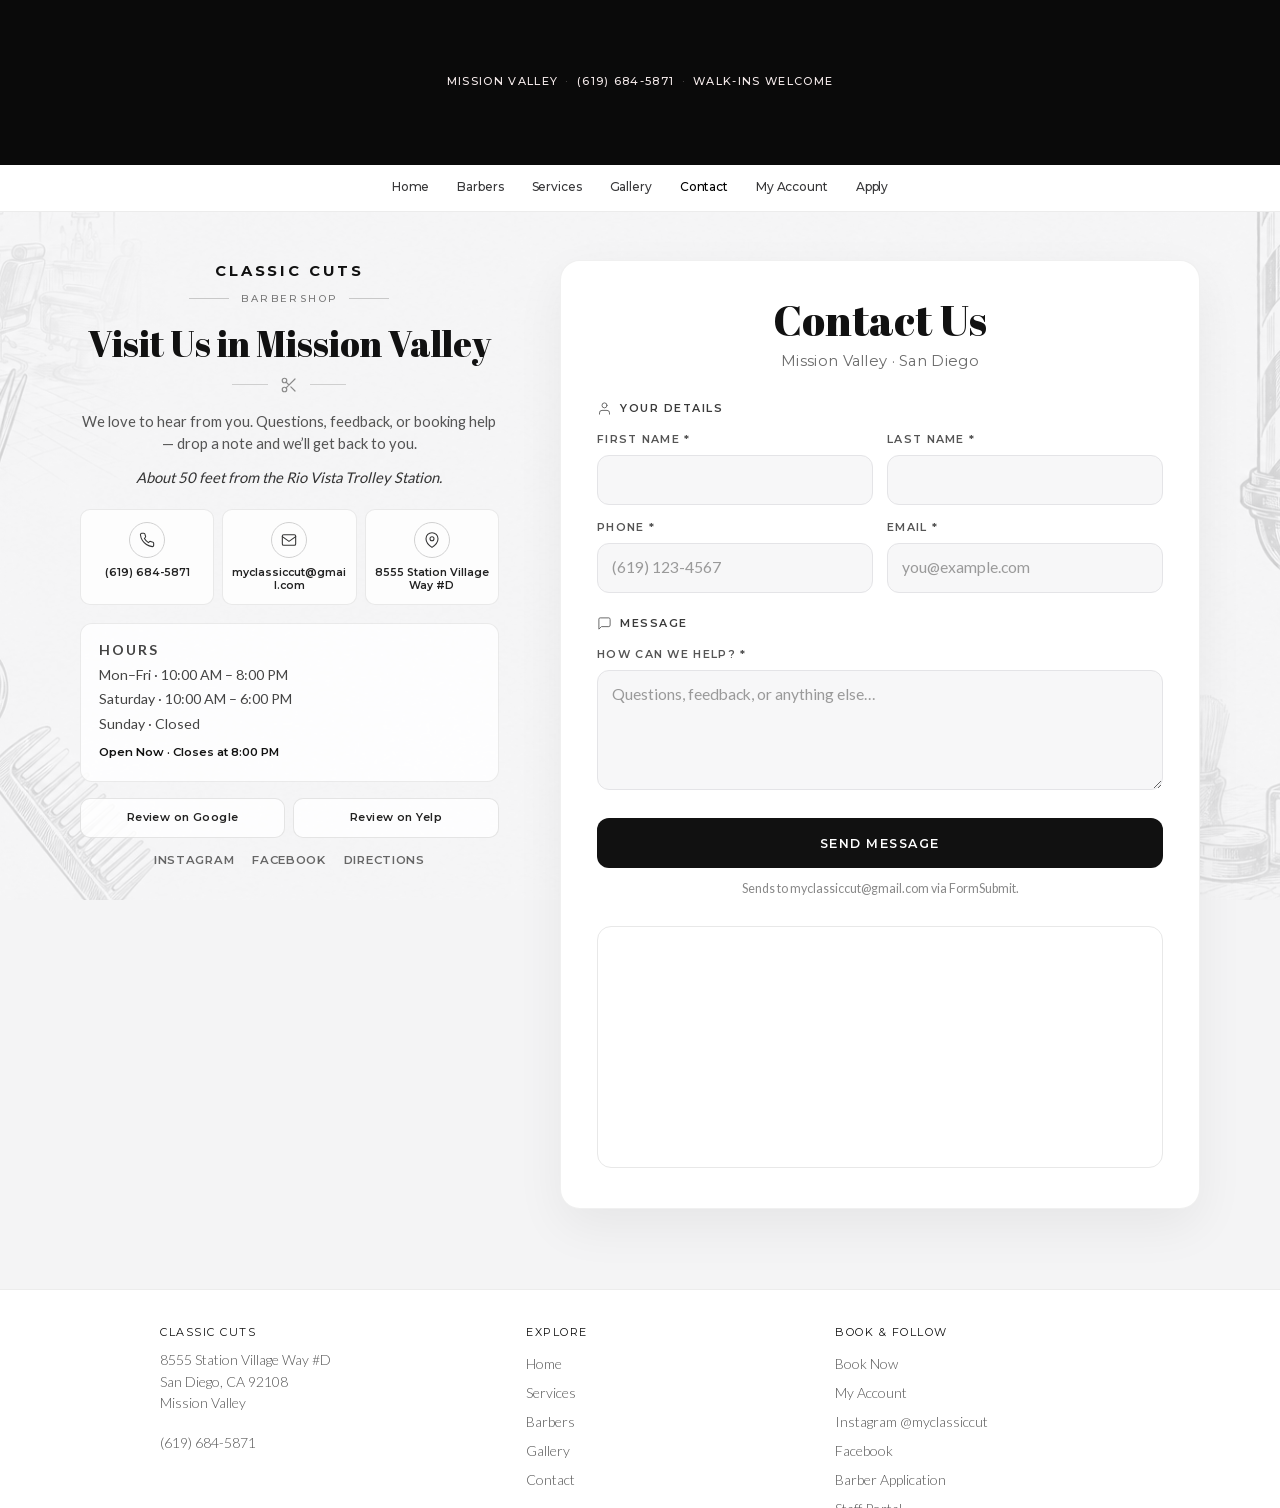
<file: barber-shop-contact.html>
<!DOCTYPE html>
<html lang="en">
<head>
<title>Contact | Classic Cuts</title>
<link rel="canonical" href="https://www.classiccutssd.com/contact" />
<meta property="og:site_name" content="CLASSIC CUTS BARBERSHOP" />
<meta property="og:title" content="Contact | Classic Cuts" />
<meta property="og:description" content="We love to hear from you. Let us know how we can improve our service.We are located about 50 feet from the Rio Vista Trolley Station." />
<meta property="og:image" content="https://www.classiccutssd.com/assets/images/gallery/review-us-on-google_orig.jpg" />
<meta property="og:image" content="https://www.classiccutssd.com/assets/images/gallery/yelp-logo-768x512_orig.png" />
<meta property="og:url" content="https://www.classiccutssd.com/contact" />
<meta name="description" content="We love to hear from you. Let us know how we can improve our service.We are located about 50 feet from the Rio Vista Trolley Station." />
<meta name="keywords" content="barber shop jobs,Barbershop jobs,barber shop jobs near me,barbershop jobs near me,barber shop kensington,Barbershop kensington,barber shop kids,Barbershop kids,barber shop kid set,Barbershop kid set,barber shop kid friendly,Barbershop kid friendly,barber" />
<meta http-equiv="Content-Type" content="text/html; charset=utf-8"/>
<meta name="viewport" content="width=device-width, initial-scale=1.0"/>
<meta charset="utf-8" />
<link rel="icon" href="/favicon.ico" sizes="32x32" />
<link rel="icon" type="image/png" href="/assets/images/brand/favicon-32.png" sizes="32x32" />
<link rel="apple-touch-icon" href="/assets/images/brand/apple-touch-icon.png" />
<link rel="stylesheet" href="/assets/css/cc-fonts.css?v=20260814p" />
<link rel="stylesheet" href="/assets/css/cc-base.css?v=20260826a" />
<link rel="stylesheet" href="/assets/css/cc-chrome.css?v=20260814p" />
<link rel="stylesheet" href="/assets/css/cc-nav.css?v=20260814p" />
<link rel="stylesheet" href="/assets/css/cc-mega-barbers.css?v=20261014a" />
<link rel="stylesheet" href="/assets/css/cc-apply.css?v=20260814k" />
<link rel="stylesheet" href="/assets/css/cc-contact.css?v=20260827a" />

<script src="/assets/js/cc-business.js?v=20260830b" defer></script>
<script src="/assets/js/cc-nav.js?v=20261014a" defer></script>
<script src="/assets/js/cc-apply.js?v=20260814i" defer></script>
</head>
<body class="cc-page-contact">
  <div class="cc-announce" role="banner">
    <span>Mission Valley</span>
    <span class="cc-announce__sep" aria-hidden="true">·</span>
    <a href="tel:6196845871">(619) 684-5871</a>
    <span class="cc-announce__sep" aria-hidden="true">·</span>
    <span>Walk-ins Welcome</span>
  </div>

<div class="cc-site">
  <header class="cc-header">
    <div class="cc-header__bar">
      <button class="cc-hamburger" type="button" aria-label="Menu" aria-expanded="false" aria-controls="cc-mobile-nav">
        <span></span>
      </button>
    </div>
    <nav class="cc-header__nav" aria-label="Primary">
      <div class="cc-nav-shell">
        <ul class="cc-nav">
          <li>
            <a href="/">Home</a>
          </li>
          <li class="has-mega" data-mega="barbers">
            <a href="/barbers">Barbers</a>
          </li>
          <li>
            <a href="/services">Services</a>
          </li>
          <li>
            <a href="/gallery">Gallery</a>
          </li>
          <li class="is-active">
            <a href="/contact">Contact</a>
          </li>
          <li class="cc-nav-account">
            <a href="/account">My Account</a>
          </li>
          <li class="cc-nav-apply">
            <a href="/apply">Apply</a>
          </li>
        </ul>
      </div>
    </nav>

    <div class="cc-mega" data-mega="barbers" hidden>
      <div class="cc-mega__inner">
        <div class="cc-mega__col cc-mega__col--primary">
          <div class="cc-mega__head">
            <p class="cc-mega__label">Our Barbers</p>
            <a class="cc-mega__all" href="/barbers">View all barbers</a>
          </div>
          <ul class="cc-mega__barbers">
              <li><a class="cc-mega__barber" href="/barbers/ray-lopez"><span class="cc-mega__avatar"><img src="/assets/images/barbers/ray.jpg" alt="" width="44" height="44" loading="lazy" decoding="async" /></span><span class="cc-mega__name">Ray Lopez</span></a></li>
              <li><a class="cc-mega__barber" href="/barbers/jay-oceguera"><span class="cc-mega__avatar"><img src="/assets/images/barbers/jay.jpg" alt="" width="44" height="44" loading="lazy" decoding="async" /></span><span class="cc-mega__name">Jay Oceguera</span></a></li>
              <li><a class="cc-mega__barber" href="/barbers/romero"><span class="cc-mega__avatar"><img src="/assets/images/barbers/romero.png" alt="" width="44" height="44" loading="lazy" decoding="async" /></span><span class="cc-mega__name">Romero Jorge</span></a></li>
              <li><a class="cc-mega__barber" href="/barbers/colton-ballew"><span class="cc-mega__avatar"><img src="/assets/images/barbers/colton.png" alt="" width="44" height="44" loading="lazy" decoding="async" /></span><span class="cc-mega__name">Colton Ballew</span></a></li>
              <li><a class="cc-mega__barber" href="/barbers/will-jaimes"><span class="cc-mega__avatar"><img src="/assets/images/barbers/will.png" alt="" width="44" height="44" loading="lazy" decoding="async" /></span><span class="cc-mega__name">Will Jaimes</span></a></li>
              <li><a class="cc-mega__barber" href="/barbers/tammy"><span class="cc-mega__avatar" aria-hidden="true">T</span><span class="cc-mega__name">Tammy</span></a></li>
              <li><a class="cc-mega__barber" href="/barbers/tevel"><span class="cc-mega__avatar"><img src="/assets/images/barbers/tevel.jpg" alt="" width="44" height="44" loading="lazy" decoding="async" /></span><span class="cc-mega__name">Tevel</span></a></li>
          </ul>
        </div>
        <div class="cc-mega__col">
          <p class="cc-mega__label">Book &amp; Visit</p>
          <ul class="cc-mega__links">
            <li><a href="/book">Book online</a></li>
            <li><a href="/account">My account</a></li>
            <li><a href="tel:6196845871">Call (619) 684-5871</a></li>
            <li><a href="https://www.google.com/maps/dir/?api=1&destination=8555+Station+Village+Way,+San+Diego,+CA+92108" target="_blank" rel="noopener noreferrer">Get directions</a></li>
            <li><a href="https://www.instagram.com/myclassiccut/" target="_blank" rel="noopener noreferrer">Instagram</a></li>
            <li class="cc-mega__staff"><a href="https://booking.fpdesigner.com/staff/classic-cuts/login">Staff Portal</a></li>
          </ul>
        </div>
      </div>
    </div>
  </header>
  <div class="cc-nav-backdrop" hidden></div>
  <nav class="cc-mobile-nav" id="cc-mobile-nav" aria-label="Mobile" aria-hidden="true">
    <ul class="cc-nav">
      <li><a href="/">Home</a></li>
      <li class="has-mega"><a href="/barbers">Barbers</a>
        <ul class="cc-mega-mobile">
          <li><a class="cc-mobile-barber" href="/barbers/ray-lopez"><span class="cc-mega__avatar"><img src="/assets/images/barbers/ray.jpg" alt="" width="44" height="44" loading="lazy" decoding="async" /></span><span class="cc-mega__name">Ray Lopez</span></a></li>
          <li><a class="cc-mobile-barber" href="/barbers/jay-oceguera"><span class="cc-mega__avatar"><img src="/assets/images/barbers/jay.jpg" alt="" width="44" height="44" loading="lazy" decoding="async" /></span><span class="cc-mega__name">Jay Oceguera</span></a></li>
          <li><a class="cc-mobile-barber" href="/barbers/romero"><span class="cc-mega__avatar"><img src="/assets/images/barbers/romero.png" alt="" width="44" height="44" loading="lazy" decoding="async" /></span><span class="cc-mega__name">Romero Jorge</span></a></li>
          <li><a class="cc-mobile-barber" href="/barbers/colton-ballew"><span class="cc-mega__avatar"><img src="/assets/images/barbers/colton.png" alt="" width="44" height="44" loading="lazy" decoding="async" /></span><span class="cc-mega__name">Colton Ballew</span></a></li>
          <li><a class="cc-mobile-barber" href="/barbers/will-jaimes"><span class="cc-mega__avatar"><img src="/assets/images/barbers/will.png" alt="" width="44" height="44" loading="lazy" decoding="async" /></span><span class="cc-mega__name">Will Jaimes</span></a></li>
          <li><a class="cc-mobile-barber" href="/barbers/tammy"><span class="cc-mega__avatar" aria-hidden="true">T</span><span class="cc-mega__name">Tammy</span></a></li>
          <li><a class="cc-mobile-barber" href="/barbers/tevel"><span class="cc-mega__avatar"><img src="/assets/images/barbers/tevel.jpg" alt="" width="44" height="44" loading="lazy" decoding="async" /></span><span class="cc-mega__name">Tevel</span></a></li>
        </ul>
      </li>
      <li><a href="/services">Services</a></li>
      <li><a href="/gallery">Gallery</a></li>
      <li class="is-active"><a href="/contact">Contact</a></li>
      <li class="cc-nav-account"><a href="/account">My Account</a></li>
      <li class="cc-nav-apply"><a href="/apply">Apply</a></li>
    </ul>
    <div class="cc-mobile-actions">
      <a class="cc-btn cc-btn--light" href="/book">Book Now</a>
      <a class="cc-btn cc-btn--ghost-light" href="tel:6196845871">Call (619) 684-5871</a>
    </div>
    <div class="cc-mobile-extra">
      <a href="https://www.google.com/maps/dir/?api=1&destination=8555+Station+Village+Way,+San+Diego,+CA+92108" target="_blank" rel="noopener noreferrer">Directions</a>
      <a href="https://www.instagram.com/myclassiccut/" target="_blank" rel="noopener noreferrer">Instagram</a>
      <a class="cc-mobile-extra__staff" href="https://booking.fpdesigner.com/staff/classic-cuts/login">Staff Portal</a>
    </div>
  </nav>

  <main id="cc-content" class="cc-main">
    <section class="cc-apply cc-contact" aria-labelledby="cc-contact-headline">
      <div class="cc-apply__layout">
        <aside class="cc-apply__pitch">
          <div class="cc-apply__brand">
            <p class="cc-apply__brand-name">CLASSIC CUTS</p>
            <p class="cc-apply__brand-sub">Barbershop</p>
          </div>

          <h1 id="cc-contact-headline" class="cc-apply__headline">Visit Us in Mission Valley</h1>

          <div class="cc-apply__divider" aria-hidden="true">
            <span></span>
            <svg viewBox="0 0 24 24" fill="none" stroke="currentColor" stroke-width="1.6" stroke-linecap="round" stroke-linejoin="round">
              <circle cx="6" cy="6" r="3"/><circle cx="6" cy="18" r="3"/>
              <path d="M20 4 8.12 15.88M14.47 14.48 20 20M8.12 8.12 12 12"/>
            </svg>
            <span></span>
          </div>

          <div class="cc-apply__lead">
            <p>We love to hear from you. Questions, feedback, or booking help — drop a note and we’ll get back to you.</p>
            <p><em>About 50 feet from the Rio Vista Trolley Station.</em></p>
          </div>

          <ul class="cc-apply__perks cc-contact__facts">
            <li class="cc-apply__perk">
              <span class="cc-apply__perk-icon" aria-hidden="true">
                <svg viewBox="0 0 24 24"><path d="M22 16.92v3a2 2 0 0 1-2.18 2 19.79 19.79 0 0 1-8.63-3.07 19.5 19.5 0 0 1-6-6 19.79 19.79 0 0 1-3.07-8.67A2 2 0 0 1 4.11 2h3a2 2 0 0 1 2 1.72c.13.81.36 1.6.7 2.34a2 2 0 0 1-.45 2.11L8.09 9.91a16 16 0 0 0 6 6l1.27-1.27a2 2 0 0 1 2.11-.45c.74.34 1.53.57 2.34.7A2 2 0 0 1 22 16.92z"/></svg>
              </span>
              <span><a href="tel:6196845871">(619) 684-5871</a></span>
            </li>
            <li class="cc-apply__perk">
              <span class="cc-apply__perk-icon" aria-hidden="true">
                <svg viewBox="0 0 24 24"><rect x="2" y="4" width="20" height="16" rx="2"/><path d="m22 7-10 7L2 7"/></svg>
              </span>
              <span><a href="mailto:myclassiccut@gmail.com">myclassiccut@gmail.com</a></span>
            </li>
            <li class="cc-apply__perk">
              <span class="cc-apply__perk-icon" aria-hidden="true">
                <svg viewBox="0 0 24 24"><path d="M21 10c0 7-9 13-9 13s-9-6-9-13a9 9 0 0 1 18 0z"/><circle cx="12" cy="10" r="3"/></svg>
              </span>
              <span>8555 Station Village Way #D</span>
            </li>
          </ul>

          <div class="cc-contact__hours">
            <p class="cc-contact__hours-label">Hours</p>
            <p>Mon–Fri · 10:00 AM – 8:00 PM</p>
            <p>Saturday · 10:00 AM – 6:00 PM</p>
            <p>Sunday · Closed</p>
            <p class="cc-contact__hours-status" data-cc-hours-status></p>
          </div>

          <div class="cc-contact__reviews">
            <a class="cc-contact__review" href="https://g.page/r/CdxL_zOjv48rEAE/review" target="_blank" rel="noopener noreferrer">Review on Google</a>
            <a class="cc-contact__review" href="https://www.yelp.com/biz/classic-cuts-barber-shop-san-diego-3" target="_blank" rel="noopener noreferrer">Review on Yelp</a>
          </div>

          <div class="cc-contact__social">
            <a href="https://www.instagram.com/myclassiccut/" target="_blank" rel="noopener noreferrer">Instagram</a>
            <a href="https://www.facebook.com/myclassiccut/" target="_blank" rel="noopener noreferrer">Facebook</a>
            <a href="https://www.google.com/maps/dir/?api=1&destination=8555+Station+Village+Way,+San+Diego,+CA+92108" target="_blank" rel="noopener noreferrer">Directions</a>
          </div>
        </aside>

        <div class="cc-apply__shell">
          <h2 class="cc-apply__title">Contact Us</h2>
          <p class="cc-apply__sub">Mission Valley · San Diego</p>

          <form
            class="cc-apply__form"
            action="https://formsubmit.co/myclassiccut@gmail.com"
            method="POST"
          >
            <input type="hidden" name="_subject" value="Classic Cuts — Contact form" />
            <input type="hidden" name="_captcha" value="false" />
            <input type="hidden" name="_template" value="table" />
            <input type="text" name="_honey" style="display:none" tabindex="-1" autocomplete="off" />

            <div class="cc-apply__section">
              <p class="cc-apply__section-label">
                <svg viewBox="0 0 24 24" aria-hidden="true"><path d="M20 21v-2a4 4 0 0 0-4-4H8a4 4 0 0 0-4 4v2"/><circle cx="12" cy="7" r="4"/></svg>
                Your details
              </p>
              <div class="cc-apply__grid cc-apply__grid--2">
                <div class="cc-apply__field">
                  <label for="cc-first">First name *</label>
                  <input id="cc-first" name="first_name" type="text" autocomplete="given-name" required />
                </div>
                <div class="cc-apply__field">
                  <label for="cc-last">Last name *</label>
                  <input id="cc-last" name="last_name" type="text" autocomplete="family-name" required />
                </div>
                <div class="cc-apply__field">
                  <label for="cc-phone">Phone *</label>
                  <input id="cc-phone" name="phone" type="tel" autocomplete="tel" placeholder="(619) 123-4567" required />
                </div>
                <div class="cc-apply__field">
                  <label for="cc-email">Email *</label>
                  <input id="cc-email" name="email" type="email" autocomplete="email" placeholder="you@example.com" required />
                </div>
              </div>
            </div>

            <div class="cc-apply__section">
              <p class="cc-apply__section-label">
                <svg viewBox="0 0 24 24" aria-hidden="true"><path d="M21 15a2 2 0 0 1-2 2H7l-4 4V5a2 2 0 0 1 2-2h14a2 2 0 0 1 2 2z"/></svg>
                Message
              </p>
              <div class="cc-apply__field">
                <label for="cc-comment">How can we help? *</label>
                <textarea id="cc-comment" name="comment" required placeholder="Questions, feedback, or anything else…"></textarea>
              </div>
            </div>

            <div class="cc-apply__actions">
              <button class="cc-apply__submit" type="submit">Send message</button>
              <p class="cc-apply__note">Sends to myclassiccut@gmail.com via FormSubmit.</p>
            </div>
          </form>

          <div class="cc-contact__map">
            <iframe title="Classic Cuts on Google Maps" loading="lazy" referrerpolicy="no-referrer-when-downgrade" src="https://www.google.com/maps?q=8555+Station+Village+Way,+San+Diego,+CA+92108&output=embed" allowfullscreen></iframe>
          </div>
        </div>
      </div>
    </section>
  </main>
  <footer class="footer-wrap cc-footer">
    <div class="cc-footer__inner">
      <div>
        <h4>Classic Cuts</h4>
        <p>8555 Station Village Way #D<br>San Diego, CA 92108<br>Mission Valley</p>
        <p><a href="tel:6196845871">(619) 684-5871</a></p>
      </div>
      <div>
        <h4>Explore</h4>
        <p>
          <a href="/">Home</a><br>
          <a href="/services">Services</a><br>
          <a href="/barbers">Barbers</a><br>
          <a href="/gallery">Gallery</a><br>
          <a href="/contact">Contact</a>
        </p>
      </div>
      <div>
        <h4>Book &amp; Follow</h4>
        <p>
          <a href="/book">Book Now</a><br>
          <a href="/account">My Account</a><br>
          <a href="https://www.instagram.com/myclassiccut/" target="_blank" rel="noopener noreferrer">Instagram @myclassiccut</a><br>
          <a href="https://www.facebook.com/myclassiccut/" target="_blank" rel="noopener noreferrer">Facebook</a><br>
          <a href="/apply">Barber Application</a><br>
          <a href="https://booking.fpdesigner.com/staff/classic-cuts/login">Staff Portal</a>
        </p>
      </div>
      <p class="cc-footer__copy">© 2026 Classic Cuts Barbershop. All rights reserved.</p>
    </div>
  </footer>

</div>

</body>
</html>
</file>
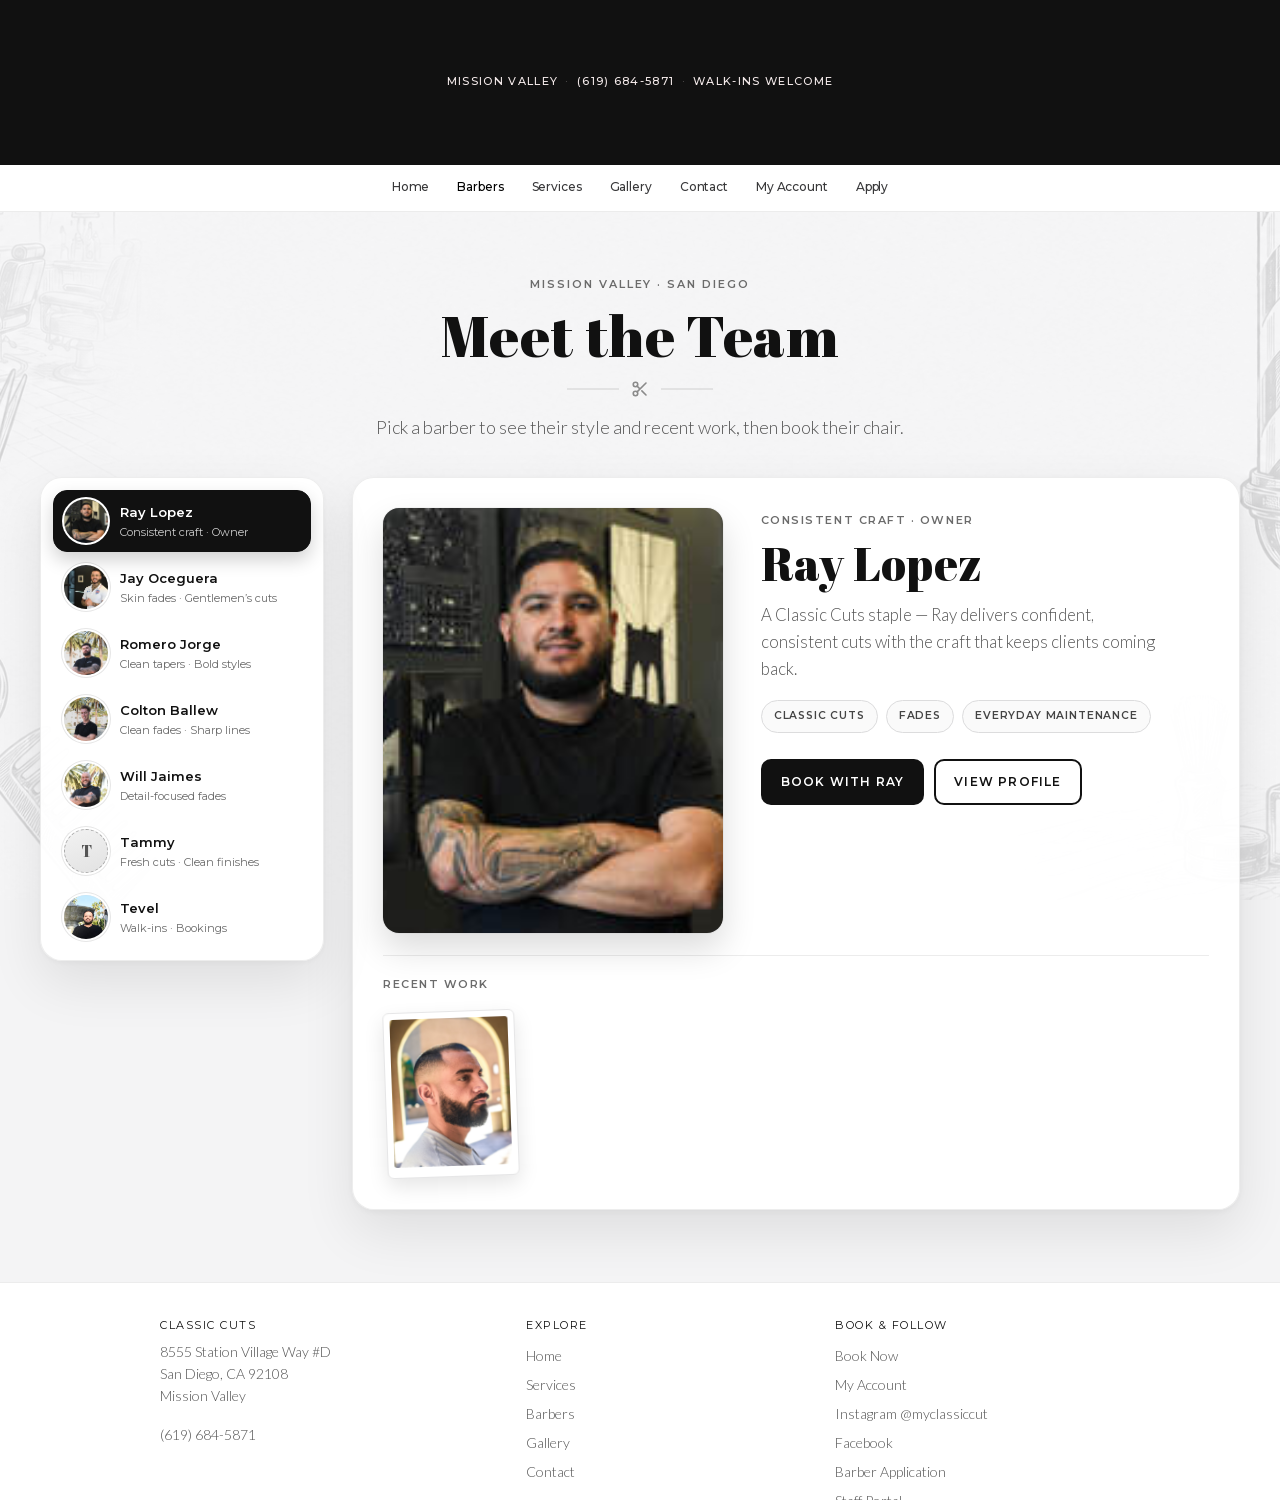
<file: barber-shop.html>
<!DOCTYPE html>
<html lang="en">
<head>
<title>Meet the Barbers | Classic Cuts Barbershop</title>
<link rel="canonical" href="https://www.classiccutssd.com/barbers" />
<meta property="og:site_name" content="CLASSIC CUTS BARBERSHOP" />
<meta property="og:title" content="Meet the Barbers | Classic Cuts Barbershop" />
<meta property="og:description" content="Meet the Classic Cuts barbers in Mission Valley, San Diego. Pick a barber to see their work and book your next cut." />
<meta property="og:image" content="https://www.classiccutssd.com/assets/images/barbers/colton.png" />
<meta property="og:url" content="https://www.classiccutssd.com/barbers" />
<meta name="description" content="Meet the Classic Cuts barbers in Mission Valley, San Diego. Pick a barber to see their work and book your next cut." />
<meta http-equiv="Content-Type" content="text/html; charset=utf-8"/>
<meta name="viewport" content="width=device-width, initial-scale=1.0"/>
<meta charset="utf-8" />
<link rel="icon" href="/favicon.ico" sizes="32x32" />
<link rel="icon" type="image/png" href="/assets/images/brand/favicon-32.png" sizes="32x32" />
<link rel="apple-touch-icon" href="/assets/images/brand/apple-touch-icon.png" />
<link rel="stylesheet" href="/assets/css/cc-fonts.css?v=20260814p" />
<link rel="stylesheet" href="/assets/css/cc-base.css?v=20260826a" />
<link rel="stylesheet" href="/assets/css/cc-chrome.css?v=20260814p" />
<link rel="stylesheet" href="/assets/css/cc-nav.css?v=20260814p" />
<link rel="stylesheet" href="/assets/css/cc-mega-barbers.css?v=20261014a" />
<link rel="stylesheet" href="/assets/css/cc-light-shell.css?v=20261022a" />
<link rel="stylesheet" href="/assets/css/cc-barbers-v2.css?v=20261022a" />

<script src="/assets/js/cc-business.js?v=20260830b" defer></script>
<script src="/assets/js/cc-nav.js?v=20261014a" defer></script>
</head>
<body class="cc-page-barbers">
  <div class="cc-announce" role="banner">
    <span>Mission Valley</span>
    <span class="cc-announce__sep" aria-hidden="true">·</span>
    <a href="tel:6196845871">(619) 684-5871</a>
    <span class="cc-announce__sep" aria-hidden="true">·</span>
    <span>Walk-ins Welcome</span>
  </div>

<div class="cc-site">
  <header class="cc-header">
    <div class="cc-header__bar">
      <button class="cc-hamburger" type="button" aria-label="Menu" aria-expanded="false" aria-controls="cc-mobile-nav">
        <span></span>
      </button>
    </div>
    <nav class="cc-header__nav" aria-label="Primary">
      <div class="cc-nav-shell">
        <ul class="cc-nav">
          <li>
            <a href="/">Home</a>
          </li>
          <li class="is-active has-mega" data-mega="barbers">
            <a href="/barbers">Barbers</a>
          </li>
          <li>
            <a href="/services">Services</a>
          </li>
          <li>
            <a href="/gallery">Gallery</a>
          </li>
          <li>
            <a href="/contact">Contact</a>
          </li>
          <li class="cc-nav-account">
            <a href="/account">My Account</a>
          </li>
          <li class="cc-nav-apply">
            <a href="/apply">Apply</a>
          </li>
        </ul>
      </div>
    </nav>

    <div class="cc-mega" data-mega="barbers" hidden>
      <div class="cc-mega__inner">
        <div class="cc-mega__col cc-mega__col--primary">
          <div class="cc-mega__head">
            <p class="cc-mega__label">Our Barbers</p>
            <a class="cc-mega__all" href="/barbers">View all barbers</a>
          </div>
          <ul class="cc-mega__barbers">
              <li><a class="cc-mega__barber" href="/barbers/ray-lopez"><span class="cc-mega__avatar"><img src="/assets/images/barbers/ray.jpg" alt="" width="44" height="44" loading="lazy" decoding="async" /></span><span class="cc-mega__name">Ray Lopez</span></a></li>
              <li><a class="cc-mega__barber" href="/barbers/jay-oceguera"><span class="cc-mega__avatar"><img src="/assets/images/barbers/jay.jpg" alt="" width="44" height="44" loading="lazy" decoding="async" /></span><span class="cc-mega__name">Jay Oceguera</span></a></li>
              <li><a class="cc-mega__barber" href="/barbers/romero"><span class="cc-mega__avatar"><img src="/assets/images/barbers/romero.png" alt="" width="44" height="44" loading="lazy" decoding="async" /></span><span class="cc-mega__name">Romero Jorge</span></a></li>
              <li><a class="cc-mega__barber" href="/barbers/colton-ballew"><span class="cc-mega__avatar"><img src="/assets/images/barbers/colton.png" alt="" width="44" height="44" loading="lazy" decoding="async" /></span><span class="cc-mega__name">Colton Ballew</span></a></li>
              <li><a class="cc-mega__barber" href="/barbers/will-jaimes"><span class="cc-mega__avatar"><img src="/assets/images/barbers/will.png" alt="" width="44" height="44" loading="lazy" decoding="async" /></span><span class="cc-mega__name">Will Jaimes</span></a></li>
              <li><a class="cc-mega__barber" href="/barbers/tammy"><span class="cc-mega__avatar" aria-hidden="true">T</span><span class="cc-mega__name">Tammy</span></a></li>
              <li><a class="cc-mega__barber" href="/barbers/tevel"><span class="cc-mega__avatar"><img src="/assets/images/barbers/tevel.jpg" alt="" width="44" height="44" loading="lazy" decoding="async" /></span><span class="cc-mega__name">Tevel</span></a></li>
          </ul>
        </div>
        <div class="cc-mega__col">
          <p class="cc-mega__label">Book &amp; Visit</p>
          <ul class="cc-mega__links">
            <li><a href="/book">Book online</a></li>
            <li><a href="/account">My account</a></li>
            <li><a href="tel:6196845871">Call (619) 684-5871</a></li>
            <li><a href="https://www.google.com/maps/dir/?api=1&destination=8555+Station+Village+Way,+San+Diego,+CA+92108" target="_blank" rel="noopener noreferrer">Get directions</a></li>
            <li><a href="https://www.instagram.com/myclassiccut/" target="_blank" rel="noopener noreferrer">Instagram</a></li>
            <li class="cc-mega__staff"><a href="https://booking.fpdesigner.com/staff/classic-cuts/login">Staff Portal</a></li>
          </ul>
        </div>
      </div>
    </div>
  </header>
  <div class="cc-nav-backdrop" hidden></div>
  <nav class="cc-mobile-nav" id="cc-mobile-nav" aria-label="Mobile" aria-hidden="true">
    <ul class="cc-nav">
      <li><a href="/">Home</a></li>
      <li class="is-active has-mega"><a href="/barbers">Barbers</a>
        <ul class="cc-mega-mobile">
          <li><a class="cc-mobile-barber" href="/barbers/ray-lopez"><span class="cc-mega__avatar"><img src="/assets/images/barbers/ray.jpg" alt="" width="44" height="44" loading="lazy" decoding="async" /></span><span class="cc-mega__name">Ray Lopez</span></a></li>
          <li><a class="cc-mobile-barber" href="/barbers/jay-oceguera"><span class="cc-mega__avatar"><img src="/assets/images/barbers/jay.jpg" alt="" width="44" height="44" loading="lazy" decoding="async" /></span><span class="cc-mega__name">Jay Oceguera</span></a></li>
          <li><a class="cc-mobile-barber" href="/barbers/romero"><span class="cc-mega__avatar"><img src="/assets/images/barbers/romero.png" alt="" width="44" height="44" loading="lazy" decoding="async" /></span><span class="cc-mega__name">Romero Jorge</span></a></li>
          <li><a class="cc-mobile-barber" href="/barbers/colton-ballew"><span class="cc-mega__avatar"><img src="/assets/images/barbers/colton.png" alt="" width="44" height="44" loading="lazy" decoding="async" /></span><span class="cc-mega__name">Colton Ballew</span></a></li>
          <li><a class="cc-mobile-barber" href="/barbers/will-jaimes"><span class="cc-mega__avatar"><img src="/assets/images/barbers/will.png" alt="" width="44" height="44" loading="lazy" decoding="async" /></span><span class="cc-mega__name">Will Jaimes</span></a></li>
          <li><a class="cc-mobile-barber" href="/barbers/tammy"><span class="cc-mega__avatar" aria-hidden="true">T</span><span class="cc-mega__name">Tammy</span></a></li>
          <li><a class="cc-mobile-barber" href="/barbers/tevel"><span class="cc-mega__avatar"><img src="/assets/images/barbers/tevel.jpg" alt="" width="44" height="44" loading="lazy" decoding="async" /></span><span class="cc-mega__name">Tevel</span></a></li>
        </ul>
      </li>
      <li><a href="/services">Services</a></li>
      <li><a href="/gallery">Gallery</a></li>
      <li><a href="/contact">Contact</a></li>
      <li class="cc-nav-account"><a href="/account">My Account</a></li>
      <li class="cc-nav-apply"><a href="/apply">Apply</a></li>
    </ul>
    <div class="cc-mobile-actions">
      <a class="cc-btn cc-btn--light" href="/book">Book Now</a>
      <a class="cc-btn cc-btn--ghost-light" href="tel:6196845871">Call (619) 684-5871</a>
    </div>
    <div class="cc-mobile-extra">
      <a href="https://www.google.com/maps/dir/?api=1&destination=8555+Station+Village+Way,+San+Diego,+CA+92108" target="_blank" rel="noopener noreferrer">Directions</a>
      <a href="https://www.instagram.com/myclassiccut/" target="_blank" rel="noopener noreferrer">Instagram</a>
      <a class="cc-mobile-extra__staff" href="https://booking.fpdesigner.com/staff/classic-cuts/login">Staff Portal</a>
    </div>
  </nav>

  <main id="cc-content" class="cc-main">
    <section class="cc-select" aria-label="Meet the barbers">
      <header class="cc-select__head">
        <p class="cc-select__eyebrow">Mission Valley · San Diego</p>
        <h1 class="cc-select__title">Meet the Team</h1>
        <p class="cc-select__lead">Pick a barber to see their style and recent work, then book their chair.</p>
      </header>

      <div class="cc-select__stage">
        <div class="cc-select__roster" id="cc-select-roster" role="tablist" aria-label="Barbers" aria-orientation="horizontal">
          <button type="button" class="cc-select__roster-item" role="tab" id="cc-tab-ray-lopez" aria-selected="true" aria-controls="cc-select-info" tabindex="0">
            <span class="cc-select__roster-photo"><img src="/assets/images/barbers/ray.jpg" alt="" loading="eager" /></span>
            <span class="cc-select__roster-text">
              <span class="cc-select__roster-name">Ray Lopez</span>
              <span class="cc-select__roster-specialty">Consistent craft · Owner</span>
            </span>
          </button>
          <button type="button" class="cc-select__roster-item" role="tab" id="cc-tab-jay-oceguera" aria-selected="false" aria-controls="cc-select-info" tabindex="-1">
            <span class="cc-select__roster-photo"><img src="/assets/images/barbers/jay.jpg" alt="" loading="lazy" /></span>
            <span class="cc-select__roster-text">
              <span class="cc-select__roster-name">Jay Oceguera</span>
              <span class="cc-select__roster-specialty">Skin fades · Gentlemen&rsquo;s cuts</span>
            </span>
          </button>
          <button type="button" class="cc-select__roster-item" role="tab" id="cc-tab-romero-jorge" aria-selected="false" aria-controls="cc-select-info" tabindex="-1">
            <span class="cc-select__roster-photo"><img src="/assets/images/barbers/romero.png" alt="" loading="lazy" /></span>
            <span class="cc-select__roster-text">
              <span class="cc-select__roster-name">Romero Jorge</span>
              <span class="cc-select__roster-specialty">Clean tapers · Bold styles</span>
            </span>
          </button>
          <button type="button" class="cc-select__roster-item" role="tab" id="cc-tab-colton-ballew" aria-selected="false" aria-controls="cc-select-info" tabindex="-1">
            <span class="cc-select__roster-photo"><img src="/assets/images/barbers/colton.png" alt="" loading="lazy" /></span>
            <span class="cc-select__roster-text">
              <span class="cc-select__roster-name">Colton Ballew</span>
              <span class="cc-select__roster-specialty">Clean fades · Sharp lines</span>
            </span>
          </button>
          <button type="button" class="cc-select__roster-item" role="tab" id="cc-tab-will-jaimes" aria-selected="false" aria-controls="cc-select-info" tabindex="-1">
            <span class="cc-select__roster-photo"><img src="/assets/images/barbers/will.png" alt="" loading="lazy" /></span>
            <span class="cc-select__roster-text">
              <span class="cc-select__roster-name">Will Jaimes</span>
              <span class="cc-select__roster-specialty">Detail-focused fades</span>
            </span>
          </button>
          <button type="button" class="cc-select__roster-item" role="tab" id="cc-tab-tammy" aria-selected="false" aria-controls="cc-select-info" tabindex="-1">
            <span class="cc-select__roster-photo cc-select__roster-photo--placeholder" aria-hidden="true">T</span>
            <span class="cc-select__roster-text">
              <span class="cc-select__roster-name">Tammy</span>
              <span class="cc-select__roster-specialty">Fresh cuts · Clean finishes</span>
            </span>
          </button>
          <button type="button" class="cc-select__roster-item" role="tab" id="cc-tab-tevel" aria-selected="false" aria-controls="cc-select-info" tabindex="-1">
            <span class="cc-select__roster-photo"><img src="/assets/images/barbers/tevel.jpg" alt="" loading="lazy" /></span>
            <span class="cc-select__roster-text">
              <span class="cc-select__roster-name">Tevel</span>
              <span class="cc-select__roster-specialty">Walk-ins · Bookings</span>
            </span>
          </button>
        </div>

        <div class="cc-select__feature">
          <div class="cc-select__portrait" id="cc-select-portrait">
            <img class="cc-select__portrait-img is-active" id="cc-select-photo-a" src="/assets/images/barbers/ray.jpg" alt="Ray Lopez, barber at Classic Cuts" />
            <img class="cc-select__portrait-img" id="cc-select-photo-b" src="" alt="" aria-hidden="true" />
            <div class="cc-select__portrait-placeholder" id="cc-select-placeholder" aria-hidden="true">
              <span class="cc-select__portrait-placeholder-mark">?</span>
              <span class="cc-select__portrait-placeholder-note">Photo coming soon</span>
            </div>
          </div>

          <div class="cc-select__info" id="cc-select-info" role="tabpanel" aria-labelledby="cc-tab-ray-lopez">
            <p class="cc-select__specialty" id="cc-select-specialty">Consistent craft · Owner</p>
            <h2 class="cc-select__name" id="cc-select-name">Ray Lopez</h2>
            <p class="cc-select__intro" id="cc-select-intro">A Classic Cuts staple — Ray delivers confident, consistent cuts with the craft that keeps clients coming back.</p>
            <ul class="cc-select__tags" id="cc-select-tags">
              <li>Classic cuts</li>
              <li>Fades</li>
              <li>Everyday maintenance</li>
            </ul>
            <div class="cc-select__actions">
              <a class="cc-btn cc-btn--dark" id="cc-select-book" href="/book">Book with Ray</a>
              <a class="cc-btn cc-btn--ghost-dark" id="cc-select-profile" href="/barbers/ray-lopez">View Profile</a>
            </div>
          </div>

          <div class="cc-select__portfolio" aria-label="Recent work">
            <p class="cc-select__portfolio-label">Recent Work</p>
            <div class="cc-select__portfolio-strip" id="cc-select-portfolio-strip">
              <figure class="cc-select__portfolio-item is-in" style="--cc-tilt: -2deg">
                <img src="/assets/images/gallery/dsc-0114-copy.jpg" alt="Haircut example from Ray Lopez" loading="eager" decoding="async" />
              </figure>
            </div>
          </div>
        </div>
      </div>
    </section>
  </main>
  <footer class="footer-wrap cc-footer">
    <div class="cc-footer__inner">
      <div>
        <h4>Classic Cuts</h4>
        <p>8555 Station Village Way #D<br>San Diego, CA 92108<br>Mission Valley</p>
        <p><a href="tel:6196845871">(619) 684-5871</a></p>
      </div>
      <div>
        <h4>Explore</h4>
        <p>
          <a href="/">Home</a><br>
          <a href="/services">Services</a><br>
          <a href="/barbers">Barbers</a><br>
          <a href="/gallery">Gallery</a><br>
          <a href="/contact">Contact</a>
        </p>
      </div>
      <div>
        <h4>Book &amp; Follow</h4>
        <p>
          <a href="/book">Book Now</a><br>
          <a href="/account">My Account</a><br>
          <a href="https://www.instagram.com/myclassiccut/" target="_blank" rel="noopener noreferrer">Instagram @myclassiccut</a><br>
          <a href="https://www.facebook.com/myclassiccut/" target="_blank" rel="noopener noreferrer">Facebook</a><br>
          <a href="/apply">Barber Application</a><br>
          <a href="https://booking.fpdesigner.com/staff/classic-cuts/login">Staff Portal</a>
        </p>
      </div>
      <p class="cc-footer__copy">© 2026 Classic Cuts Barbershop. All rights reserved.</p>
    </div>
  </footer>

</div>
<script src="/assets/js/cc-barbers-v2.js?v=20260830a" defer></script>

</body>
</html>
</file>
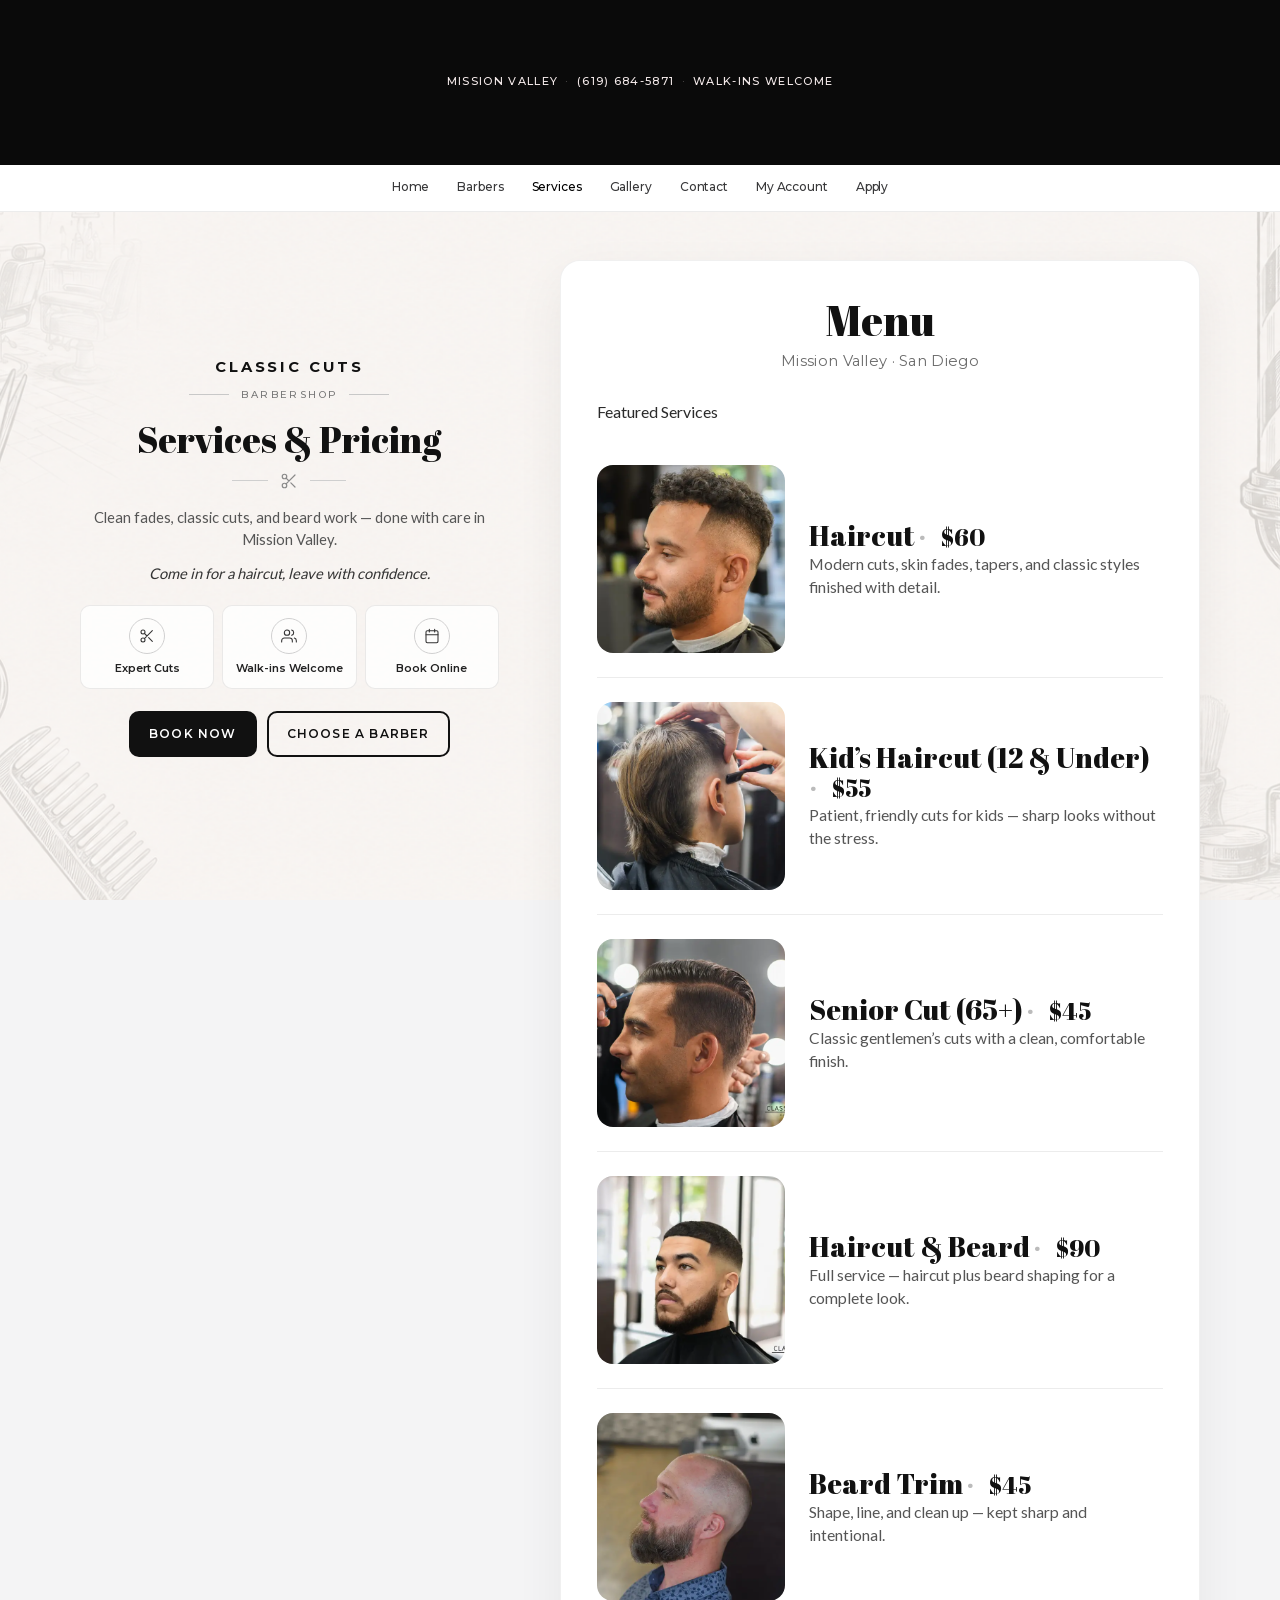
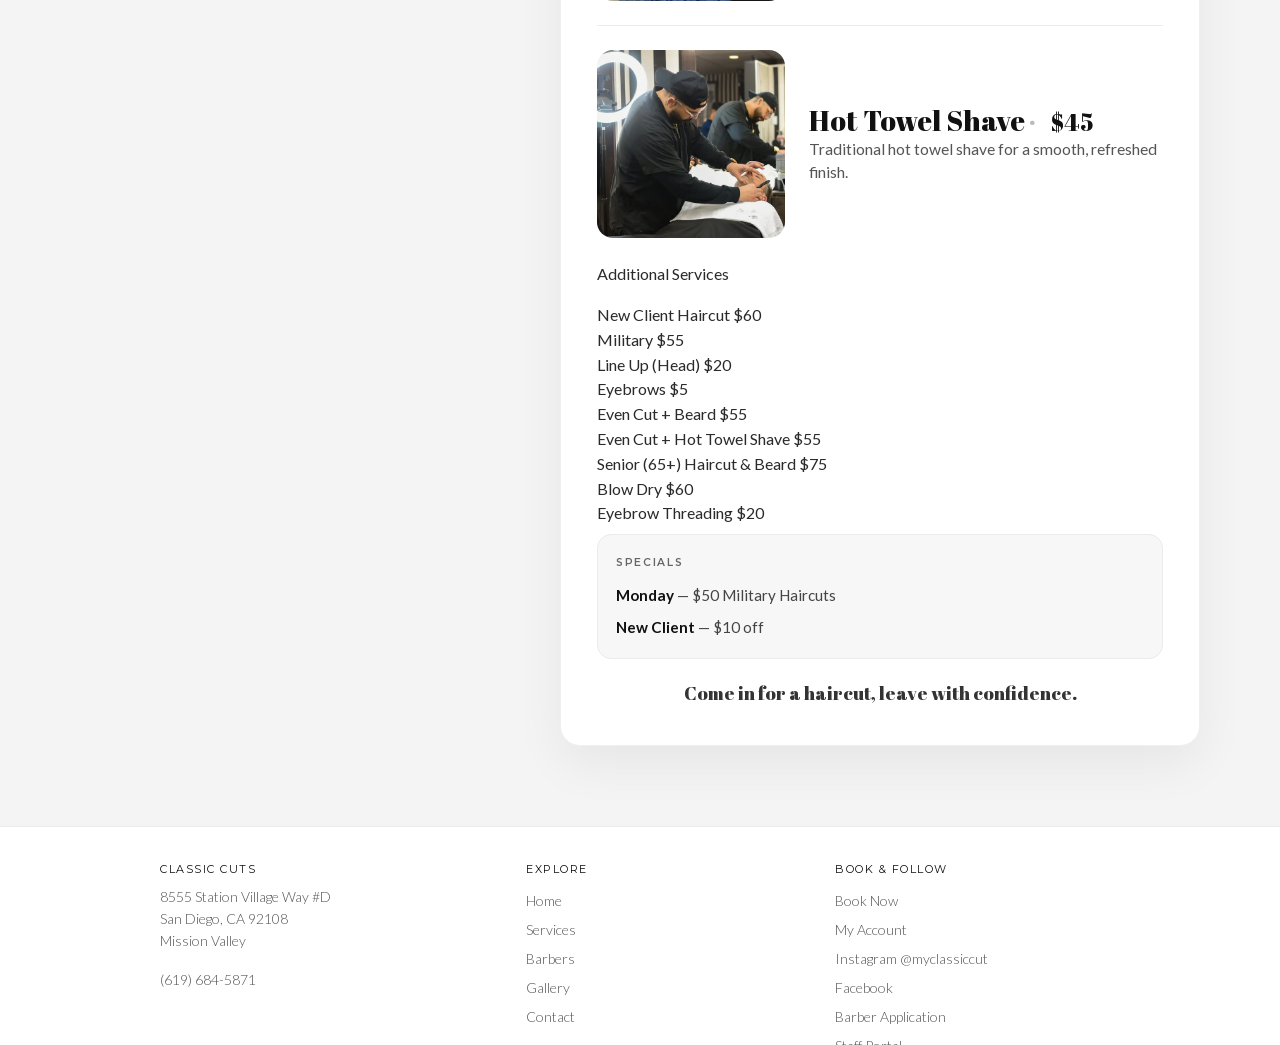
<file: barbershopservices.html>
<!DOCTYPE html>
<html lang="en">
<head>
<title>Services & Pricing | Classic Cuts</title>
<link rel="canonical" href="https://www.classiccutssd.com/services" />
<meta property="og:site_name" content="CLASSIC CUTS BARBERSHOP" />
<meta property="og:title" content="Services & Pricing | Classic Cuts" />
<meta property="og:description" content="Classic Cuts barber shop in mission valley offers a variety of modern hair cuts, kids cuts, beard services, and hot shaves." />
<meta property="og:url" content="https://www.classiccutssd.com/services" />
<meta name="description" content="Classic Cuts barber shop in mission valley offers a variety of modern hair cuts, kids cuts, beard services, and hot shaves." />
<meta name="keywords" content="best kids cuts , haircut in San Diego, haircut shop in San Diego, boys haircuts in San Diego, kids hair salon in San Diego, San Diego kids hair salon, little boys haircut shop in San Diego, best barer shop near me" />
<meta http-equiv="Content-Type" content="text/html; charset=utf-8"/>
<meta name="viewport" content="width=device-width, initial-scale=1.0"/>
<meta charset="utf-8" />
<link rel="icon" href="/favicon.ico" sizes="32x32" />
<link rel="icon" type="image/png" href="/assets/images/brand/favicon-32.png" sizes="32x32" />
<link rel="apple-touch-icon" href="/assets/images/brand/apple-touch-icon.png" />
<link rel="stylesheet" href="/assets/css/cc-fonts.css?v=20260814p" />
<link rel="stylesheet" href="/assets/css/cc-base.css?v=20260826a" />
<link rel="stylesheet" href="/assets/css/cc-chrome.css?v=20260814p" />
<link rel="stylesheet" href="/assets/css/cc-nav.css?v=20260814p" />
<link rel="stylesheet" href="/assets/css/cc-mega-barbers.css?v=20261014a" />
<link rel="stylesheet" href="/assets/css/cc-apply.css?v=20260814k" />
<link rel="stylesheet" href="/assets/css/cc-services-page.css?v=20260829b" />

<script src="/assets/js/cc-business.js?v=20260830b" defer></script>
<script src="/assets/js/cc-nav.js?v=20261014a" defer></script>
<script src="/assets/js/cc-apply.js?v=20260814i" defer></script>
</head>
<body class="cc-page-services">
  <div class="cc-announce" role="banner">
    <span>Mission Valley</span>
    <span class="cc-announce__sep" aria-hidden="true">·</span>
    <a href="tel:6196845871">(619) 684-5871</a>
    <span class="cc-announce__sep" aria-hidden="true">·</span>
    <span>Walk-ins Welcome</span>
  </div>

<div class="cc-site">
  <header class="cc-header">
    <div class="cc-header__bar">
      <button class="cc-hamburger" type="button" aria-label="Menu" aria-expanded="false" aria-controls="cc-mobile-nav">
        <span></span>
      </button>
    </div>
    <nav class="cc-header__nav" aria-label="Primary">
      <div class="cc-nav-shell">
        <ul class="cc-nav">
          <li>
            <a href="/">Home</a>
          </li>
          <li class="has-mega" data-mega="barbers">
            <a href="/barbers">Barbers</a>
          </li>
          <li class="is-active">
            <a href="/services">Services</a>
          </li>
          <li>
            <a href="/gallery">Gallery</a>
          </li>
          <li>
            <a href="/contact">Contact</a>
          </li>
          <li class="cc-nav-account">
            <a href="/account">My Account</a>
          </li>
          <li class="cc-nav-apply">
            <a href="/apply">Apply</a>
          </li>
        </ul>
      </div>
    </nav>

    <div class="cc-mega" data-mega="barbers" hidden>
      <div class="cc-mega__inner">
        <div class="cc-mega__col cc-mega__col--primary">
          <div class="cc-mega__head">
            <p class="cc-mega__label">Our Barbers</p>
            <a class="cc-mega__all" href="/barbers">View all barbers</a>
          </div>
          <ul class="cc-mega__barbers">
              <li><a class="cc-mega__barber" href="/barbers/ray-lopez"><span class="cc-mega__avatar"><img src="/assets/images/barbers/ray.jpg" alt="" width="44" height="44" loading="lazy" decoding="async" /></span><span class="cc-mega__name">Ray Lopez</span></a></li>
              <li><a class="cc-mega__barber" href="/barbers/jay-oceguera"><span class="cc-mega__avatar"><img src="/assets/images/barbers/jay.jpg" alt="" width="44" height="44" loading="lazy" decoding="async" /></span><span class="cc-mega__name">Jay Oceguera</span></a></li>
              <li><a class="cc-mega__barber" href="/barbers/romero"><span class="cc-mega__avatar"><img src="/assets/images/barbers/romero.png" alt="" width="44" height="44" loading="lazy" decoding="async" /></span><span class="cc-mega__name">Romero Jorge</span></a></li>
              <li><a class="cc-mega__barber" href="/barbers/colton-ballew"><span class="cc-mega__avatar"><img src="/assets/images/barbers/colton.png" alt="" width="44" height="44" loading="lazy" decoding="async" /></span><span class="cc-mega__name">Colton Ballew</span></a></li>
              <li><a class="cc-mega__barber" href="/barbers/will-jaimes"><span class="cc-mega__avatar"><img src="/assets/images/barbers/will.png" alt="" width="44" height="44" loading="lazy" decoding="async" /></span><span class="cc-mega__name">Will Jaimes</span></a></li>
              <li><a class="cc-mega__barber" href="/barbers/tammy"><span class="cc-mega__avatar" aria-hidden="true">T</span><span class="cc-mega__name">Tammy</span></a></li>
              <li><a class="cc-mega__barber" href="/barbers/tevel"><span class="cc-mega__avatar"><img src="/assets/images/barbers/tevel.jpg" alt="" width="44" height="44" loading="lazy" decoding="async" /></span><span class="cc-mega__name">Tevel</span></a></li>
          </ul>
        </div>
        <div class="cc-mega__col">
          <p class="cc-mega__label">Book &amp; Visit</p>
          <ul class="cc-mega__links">
            <li><a href="/book">Book online</a></li>
            <li><a href="/account">My account</a></li>
            <li><a href="tel:6196845871">Call (619) 684-5871</a></li>
            <li><a href="https://www.google.com/maps/dir/?api=1&destination=8555+Station+Village+Way,+San+Diego,+CA+92108" target="_blank" rel="noopener noreferrer">Get directions</a></li>
            <li><a href="https://www.instagram.com/myclassiccut/" target="_blank" rel="noopener noreferrer">Instagram</a></li>
            <li class="cc-mega__staff"><a href="https://booking.fpdesigner.com/staff/classic-cuts/login">Staff Portal</a></li>
          </ul>
        </div>
      </div>
    </div>
  </header>
  <div class="cc-nav-backdrop" hidden></div>
  <nav class="cc-mobile-nav" id="cc-mobile-nav" aria-label="Mobile" aria-hidden="true">
    <ul class="cc-nav">
      <li><a href="/">Home</a></li>
      <li class="has-mega"><a href="/barbers">Barbers</a>
        <ul class="cc-mega-mobile">
          <li><a class="cc-mobile-barber" href="/barbers/ray-lopez"><span class="cc-mega__avatar"><img src="/assets/images/barbers/ray.jpg" alt="" width="44" height="44" loading="lazy" decoding="async" /></span><span class="cc-mega__name">Ray Lopez</span></a></li>
          <li><a class="cc-mobile-barber" href="/barbers/jay-oceguera"><span class="cc-mega__avatar"><img src="/assets/images/barbers/jay.jpg" alt="" width="44" height="44" loading="lazy" decoding="async" /></span><span class="cc-mega__name">Jay Oceguera</span></a></li>
          <li><a class="cc-mobile-barber" href="/barbers/romero"><span class="cc-mega__avatar"><img src="/assets/images/barbers/romero.png" alt="" width="44" height="44" loading="lazy" decoding="async" /></span><span class="cc-mega__name">Romero Jorge</span></a></li>
          <li><a class="cc-mobile-barber" href="/barbers/colton-ballew"><span class="cc-mega__avatar"><img src="/assets/images/barbers/colton.png" alt="" width="44" height="44" loading="lazy" decoding="async" /></span><span class="cc-mega__name">Colton Ballew</span></a></li>
          <li><a class="cc-mobile-barber" href="/barbers/will-jaimes"><span class="cc-mega__avatar"><img src="/assets/images/barbers/will.png" alt="" width="44" height="44" loading="lazy" decoding="async" /></span><span class="cc-mega__name">Will Jaimes</span></a></li>
          <li><a class="cc-mobile-barber" href="/barbers/tammy"><span class="cc-mega__avatar" aria-hidden="true">T</span><span class="cc-mega__name">Tammy</span></a></li>
          <li><a class="cc-mobile-barber" href="/barbers/tevel"><span class="cc-mega__avatar"><img src="/assets/images/barbers/tevel.jpg" alt="" width="44" height="44" loading="lazy" decoding="async" /></span><span class="cc-mega__name">Tevel</span></a></li>
        </ul>
      </li>
      <li class="is-active"><a href="/services">Services</a></li>
      <li><a href="/gallery">Gallery</a></li>
      <li><a href="/contact">Contact</a></li>
      <li class="cc-nav-account"><a href="/account">My Account</a></li>
      <li class="cc-nav-apply"><a href="/apply">Apply</a></li>
    </ul>
    <div class="cc-mobile-actions">
      <a class="cc-btn cc-btn--light" href="/book">Book Now</a>
      <a class="cc-btn cc-btn--ghost-light" href="tel:6196845871">Call (619) 684-5871</a>
    </div>
    <div class="cc-mobile-extra">
      <a href="https://www.google.com/maps/dir/?api=1&destination=8555+Station+Village+Way,+San+Diego,+CA+92108" target="_blank" rel="noopener noreferrer">Directions</a>
      <a href="https://www.instagram.com/myclassiccut/" target="_blank" rel="noopener noreferrer">Instagram</a>
      <a class="cc-mobile-extra__staff" href="https://booking.fpdesigner.com/staff/classic-cuts/login">Staff Portal</a>
    </div>
  </nav>

  <main id="cc-content" class="cc-main">
    <section class="cc-apply cc-services-page" aria-labelledby="cc-services-headline">
      <div class="cc-apply__layout">
        <aside class="cc-apply__pitch">
          <div class="cc-apply__brand">
            <p class="cc-apply__brand-name">CLASSIC CUTS</p>
            <p class="cc-apply__brand-sub">Barbershop</p>
          </div>

          <h1 id="cc-services-headline" class="cc-apply__headline">Services &amp; Pricing</h1>

          <div class="cc-apply__divider" aria-hidden="true">
            <span></span>
            <svg viewBox="0 0 24 24" fill="none" stroke="currentColor" stroke-width="1.6" stroke-linecap="round" stroke-linejoin="round">
              <circle cx="6" cy="6" r="3"/><circle cx="6" cy="18" r="3"/>
              <path d="M20 4 8.12 15.88M14.47 14.48 20 20M8.12 8.12 12 12"/>
            </svg>
            <span></span>
          </div>

          <div class="cc-apply__lead">
            <p>Clean fades, classic cuts, and beard work — done with care in Mission Valley.</p>
            <p><em>Come in for a haircut, leave with confidence.</em></p>
          </div>

          <ul class="cc-apply__perks">
            <li class="cc-apply__perk">
              <span class="cc-apply__perk-icon" aria-hidden="true">
                <svg viewBox="0 0 24 24"><circle cx="6" cy="6" r="3"/><circle cx="6" cy="18" r="3"/><path d="M20 4 8.12 15.88M14.47 14.48 20 20M8.12 8.12 12 12"/></svg>
              </span>
              <span>Expert Cuts</span>
            </li>
            <li class="cc-apply__perk">
              <span class="cc-apply__perk-icon" aria-hidden="true">
                <svg viewBox="0 0 24 24"><path d="M17 21v-2a4 4 0 0 0-4-4H5a4 4 0 0 0-4 4v2"/><circle cx="9" cy="7" r="4"/><path d="M23 21v-2a4 4 0 0 0-3-3.87M16 3.13a4 4 0 0 1 0 7.75"/></svg>
              </span>
              <span>Walk-ins Welcome</span>
            </li>
            <li class="cc-apply__perk">
              <span class="cc-apply__perk-icon" aria-hidden="true">
                <svg viewBox="0 0 24 24"><rect x="3" y="4" width="18" height="18" rx="2"/><path d="M16 2v4M8 2v4M3 10h18"/></svg>
              </span>
              <span>Book Online</span>
            </li>
          </ul>

          <div class="cc-services-actions">
            <a class="cc-btn cc-btn--dark" href="/book">Book Now</a>
            <a class="cc-btn cc-btn--ghost-dark" href="/barbers">Choose a Barber</a>
          </div>
        </aside>

        <div class="cc-apply__shell">
          <h2 class="cc-apply__title">Menu</h2>
          <p class="cc-apply__sub">Mission Valley · San Diego</p>

          <p class="cc-services-section-label">Featured Services</p>
          <ul class="cc-services-menu">
            <li>
              <img class="cc-services-menu__photo" src="/assets/images/gallery/dsc-0378.webp" alt="Men's fade haircut" width="188" height="188" loading="lazy" />
              <div class="cc-services-menu__copy">
                <span class="cc-services-menu__name">Haircut</span>
                <span class="cc-services-menu__price">$60</span>
                <p class="cc-services-menu__desc">Modern cuts, skin fades, tapers, and classic styles finished with detail.</p>
              </div>
            </li>
            <li>
              <img class="cc-services-menu__photo" src="/assets/images/gallery/dsc-0445.webp" alt="Kids haircut in the chair" width="188" height="188" loading="lazy" />
              <div class="cc-services-menu__copy">
                <span class="cc-services-menu__name">Kid&rsquo;s Haircut (12 &amp; Under)</span>
                <span class="cc-services-menu__price">$55</span>
                <p class="cc-services-menu__desc">Patient, friendly cuts for kids — sharp looks without the stress.</p>
              </div>
            </li>
            <li>
              <img class="cc-services-menu__photo" src="/assets/images/gallery/dsc-0136-copy.webp" alt="Classic gentleman's haircut" width="188" height="188" loading="lazy" />
              <div class="cc-services-menu__copy">
                <span class="cc-services-menu__name">Senior Cut (65+)</span>
                <span class="cc-services-menu__price">$45</span>
                <p class="cc-services-menu__desc">Classic gentlemen&rsquo;s cuts with a clean, comfortable finish.</p>
              </div>
            </li>
            <li>
              <img class="cc-services-menu__photo" src="/assets/images/gallery/dsc-1008-copy.webp" alt="Haircut and beard combo" width="188" height="188" loading="lazy" />
              <div class="cc-services-menu__copy">
                <span class="cc-services-menu__name">Haircut &amp; Beard</span>
                <span class="cc-services-menu__price">$90</span>
                <p class="cc-services-menu__desc">Full service — haircut plus beard shaping for a complete look.</p>
              </div>
            </li>
            <li>
              <img class="cc-services-menu__photo" src="/assets/images/gallery/dsc-0682.webp" alt="Groomed beard trim" width="188" height="188" loading="lazy" />
              <div class="cc-services-menu__copy">
                <span class="cc-services-menu__name">Beard Trim</span>
                <span class="cc-services-menu__price">$45</span>
                <p class="cc-services-menu__desc">Shape, line, and clean up — kept sharp and intentional.</p>
              </div>
            </li>
            <li>
              <img class="cc-services-menu__photo" src="/assets/images/gallery/dsc-0375.webp" alt="Straight razor hot towel shave" width="188" height="188" loading="lazy" />
              <div class="cc-services-menu__copy">
                <span class="cc-services-menu__name">Hot Towel Shave</span>
                <span class="cc-services-menu__price">$45</span>
                <p class="cc-services-menu__desc">Traditional hot towel shave for a smooth, refreshed finish.</p>
              </div>
            </li>
          </ul>

          <div class="cc-services-additional">
            <p class="cc-services-section-label cc-services-section-label--additional">Additional Services</p>
            <ul class="cc-services-additional__list">
              <li>
                <span class="cc-services-additional__name">New Client Haircut</span>
                <span class="cc-services-additional__price">$60</span>
              </li>
              <li>
                <span class="cc-services-additional__name">Military</span>
                <span class="cc-services-additional__price">$55</span>
              </li>
              <li>
                <span class="cc-services-additional__name">Line Up (Head)</span>
                <span class="cc-services-additional__price">$20</span>
              </li>
              <li>
                <span class="cc-services-additional__name">Eyebrows</span>
                <span class="cc-services-additional__price">$5</span>
              </li>
              <li>
                <span class="cc-services-additional__name">Even Cut + Beard</span>
                <span class="cc-services-additional__price">$55</span>
              </li>
              <li>
                <span class="cc-services-additional__name">Even Cut + Hot Towel Shave</span>
                <span class="cc-services-additional__price">$55</span>
              </li>
              <li>
                <span class="cc-services-additional__name">Senior (65+) Haircut &amp; Beard</span>
                <span class="cc-services-additional__price">$75</span>
              </li>
              <li>
                <span class="cc-services-additional__name">Blow Dry</span>
                <span class="cc-services-additional__price">$60</span>
              </li>
              <li>
                <span class="cc-services-additional__name">Eyebrow Threading</span>
                <span class="cc-services-additional__price">$20</span>
              </li>
            </ul>
          </div>

          <div class="cc-services-specials">
            <p class="cc-services-specials__label">Specials</p>
            <ul>
              <li><strong>Monday</strong> — $50 Military Haircuts</li>
              <li><strong>New Client</strong> — $10 off</li>
            </ul>
          </div>

          <p class="cc-services-tagline">Come in for a haircut, leave with confidence.</p>
        </div>
      </div>
    </section>
  </main>
  <footer class="footer-wrap cc-footer">
    <div class="cc-footer__inner">
      <div>
        <h4>Classic Cuts</h4>
        <p>8555 Station Village Way #D<br>San Diego, CA 92108<br>Mission Valley</p>
        <p><a href="tel:6196845871">(619) 684-5871</a></p>
      </div>
      <div>
        <h4>Explore</h4>
        <p>
          <a href="/">Home</a><br>
          <a href="/services">Services</a><br>
          <a href="/barbers">Barbers</a><br>
          <a href="/gallery">Gallery</a><br>
          <a href="/contact">Contact</a>
        </p>
      </div>
      <div>
        <h4>Book &amp; Follow</h4>
        <p>
          <a href="/book">Book Now</a><br>
          <a href="/account">My Account</a><br>
          <a href="https://www.instagram.com/myclassiccut/" target="_blank" rel="noopener noreferrer">Instagram @myclassiccut</a><br>
          <a href="https://www.facebook.com/myclassiccut/" target="_blank" rel="noopener noreferrer">Facebook</a><br>
          <a href="/apply">Barber Application</a><br>
          <a href="https://booking.fpdesigner.com/staff/classic-cuts/login">Staff Portal</a>
        </p>
      </div>
      <p class="cc-footer__copy">© 2026 Classic Cuts Barbershop. All rights reserved.</p>
    </div>
  </footer>

</div>

</body>
</html>
</file>
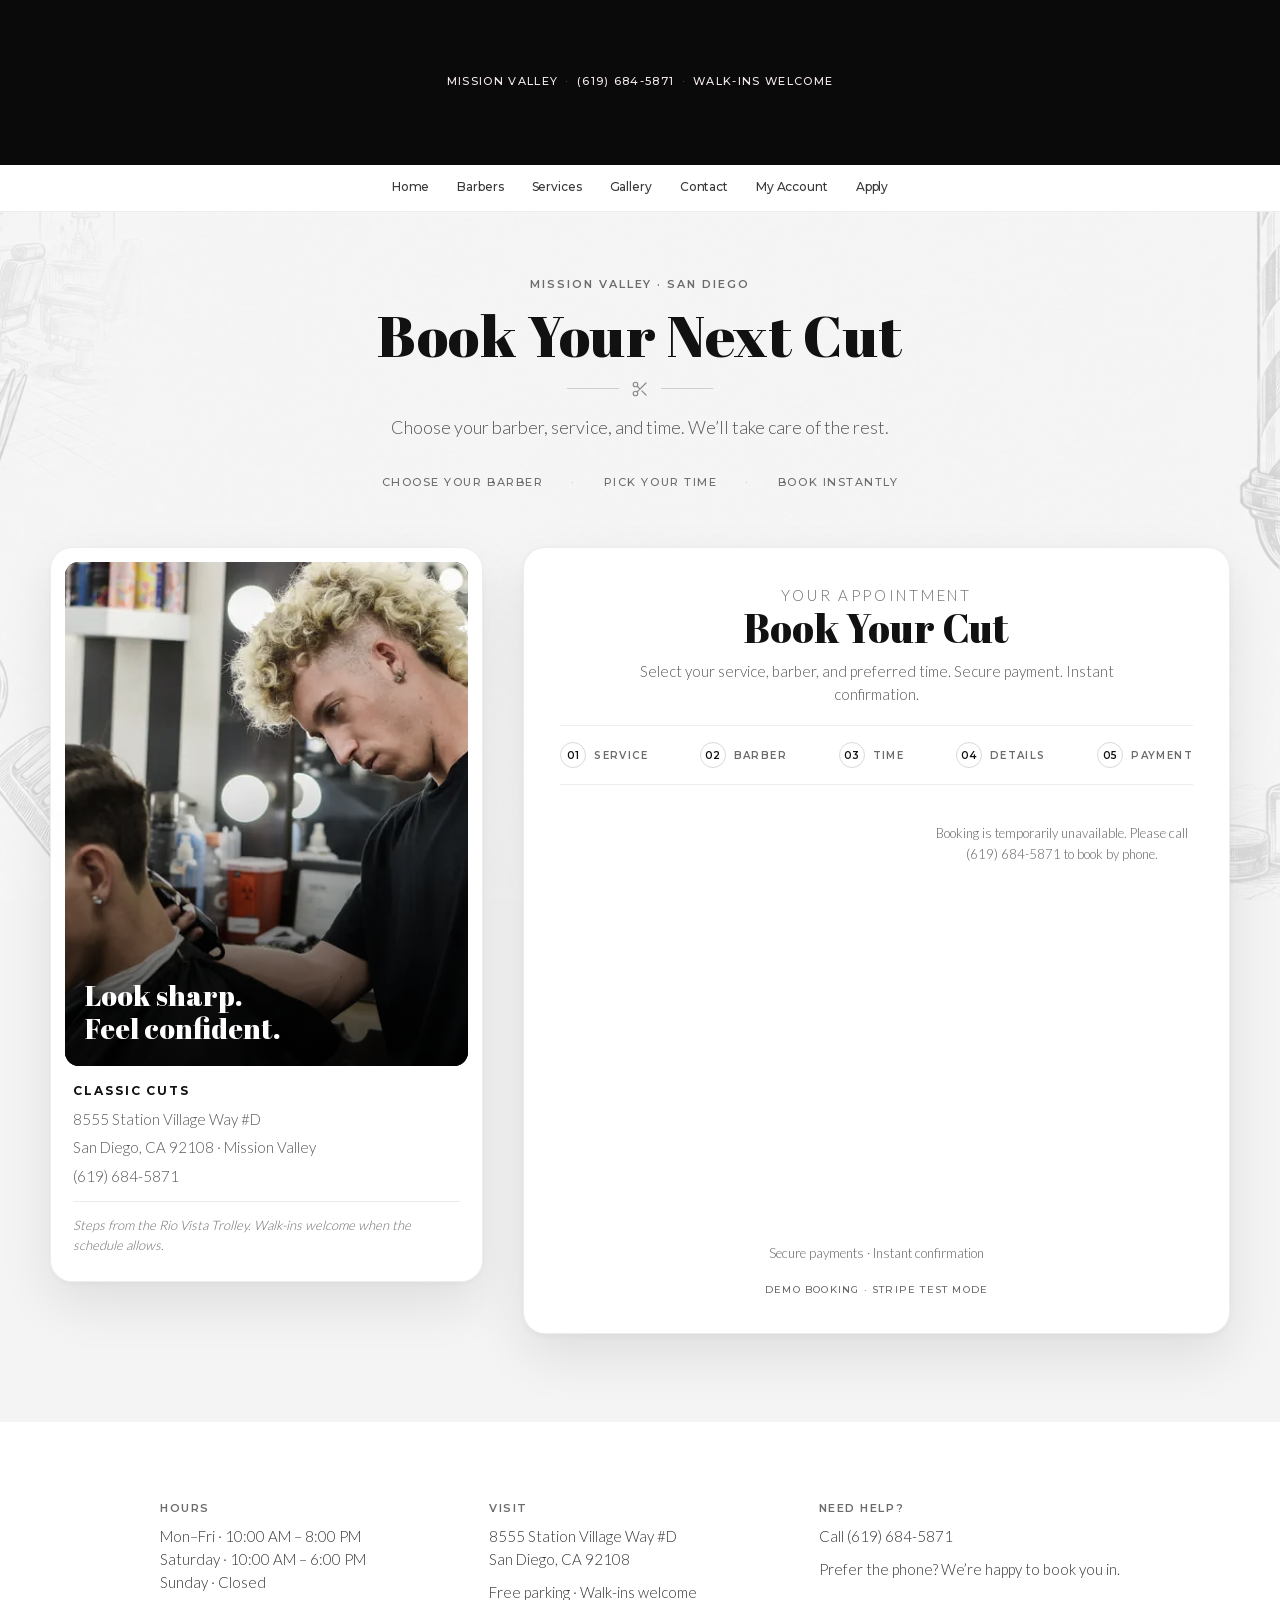
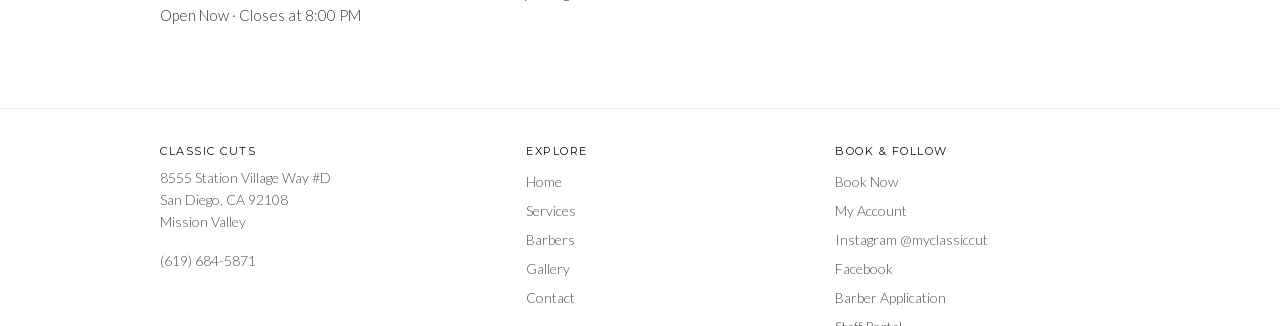
<file: book.html>
<!DOCTYPE html>
<html lang="en">
<head>
<title>Book Online | Classic Cuts Barbershop</title>
<link rel="canonical" href="https://www.classiccutssd.com/book" />
<meta name="robots" content="noindex, follow" />
<meta property="og:site_name" content="CLASSIC CUTS BARBERSHOP" />
<meta property="og:title" content="Book Online | Classic Cuts" />
<meta property="og:description" content="Book your next cut at Classic Cuts Barbershop in Mission Valley, San Diego. Choose your barber, service, and time — secure online booking." />
<meta property="og:image" content="https://www.classiccutssd.com/assets/images/gallery/dsc-0378.webp" />
<meta property="og:url" content="https://www.classiccutssd.com/book" />
<meta name="description" content="Book your next cut at Classic Cuts Barbershop in Mission Valley, San Diego. Choose your barber, service, and time — secure online booking." />
<meta http-equiv="Content-Type" content="text/html; charset=utf-8"/>
<meta name="viewport" content="width=device-width, initial-scale=1.0"/>
<meta charset="utf-8" />
<link rel="icon" href="/favicon.ico" sizes="32x32" />
<link rel="icon" type="image/png" href="/assets/images/brand/favicon-32.png" sizes="32x32" />
<link rel="apple-touch-icon" href="/assets/images/brand/apple-touch-icon.png" />
<link rel="stylesheet" href="/assets/css/cc-fonts.css?v=20260814p" />
<link rel="stylesheet" href="/assets/css/cc-base.css?v=20260826a" />
<link rel="stylesheet" href="/assets/css/cc-chrome.css?v=20260814p" />
<link rel="stylesheet" href="/assets/css/cc-nav.css?v=20260814p" />
<link rel="stylesheet" href="/assets/css/cc-mega-barbers.css?v=20261014a" />
<link rel="stylesheet" href="/assets/css/cc-book.css?v=20261021a" />
<script src="/assets/js/cc-business.js?v=20260830b" defer></script>
<script src="/assets/js/cc-nav.js?v=20261014a" defer></script>
<!-- Card media for the BookLocal widget: the site's own service images and barber photos, keyed by BookLocal catalog id.
     Order matters (deferred scripts run in document order): data files first, then the map that reads them. -->
<script src="/assets/js/cc-services.js?v=20261013a" defer></script>
<script src="/assets/js/cc-barbers-data.js?v=20261013a" defer></script>
<script src="/assets/js/cc-book-media.js?v=20261013a" defer></script>
<!--
  BookLocal embed (DEMO_PROSPECT / Stripe Test Mode).
  Production BookLocal: https://booking.fpdesigner.com
-->
<script>
  window.CC_BOOKLOCAL = {
    origin: "https://booking.fpdesigner.com",
    publishableKey: "pk_test_booklocal_e8762803f0ae6695b6505e18"
  };
</script>
<script>
  (function () {
    var cfg = window.CC_BOOKLOCAL || {};
    var origin = (cfg.origin || "https://booking.fpdesigner.com").replace(/\/$/, "");
    var s = document.createElement("script");
    s.src = origin + "/embed.js";
    s.async = true;
    s.onerror = function () {
      var el = document.getElementById("cc-book-widget-fallback");
      if (el) el.hidden = false;
    };
    document.head.appendChild(s);
  })();
</script>
</head>
<body class="cc-page-book">
  <div class="cc-announce" role="banner">
    <span>Mission Valley</span>
    <span class="cc-announce__sep" aria-hidden="true">·</span>
    <a href="tel:6196845871">(619) 684-5871</a>
    <span class="cc-announce__sep" aria-hidden="true">·</span>
    <span>Walk-ins Welcome</span>
  </div>

<div class="cc-site">
  <header class="cc-header">
    <div class="cc-header__bar">
      <button class="cc-hamburger" type="button" aria-label="Menu" aria-expanded="false" aria-controls="cc-mobile-nav">
        <span></span>
      </button>
    </div>
    <nav class="cc-header__nav" aria-label="Primary">
      <div class="cc-nav-shell">
        <ul class="cc-nav">
          <li><a href="/">Home</a></li>
          <li class="has-mega" data-mega="barbers"><a href="/barbers">Barbers</a></li>
          <li><a href="/services">Services</a></li>
          <li><a href="/gallery">Gallery</a></li>
          <li><a href="/contact">Contact</a></li>
      <li class="cc-nav-account"><a href="/account">My Account</a></li>
          <li class="cc-nav-apply"><a href="/apply">Apply</a></li>
        </ul>
      </div>
    </nav>

    <div class="cc-mega" data-mega="barbers" hidden>
      <div class="cc-mega__inner">
        <div class="cc-mega__col cc-mega__col--primary">
          <div class="cc-mega__head">
            <p class="cc-mega__label">Our Barbers</p>
            <a class="cc-mega__all" href="/barbers">View all barbers</a>
          </div>
          <ul class="cc-mega__barbers">
              <li><a class="cc-mega__barber" href="/barbers/ray-lopez"><span class="cc-mega__avatar"><img src="/assets/images/barbers/ray.jpg" alt="" width="44" height="44" loading="lazy" decoding="async" /></span><span class="cc-mega__name">Ray Lopez</span></a></li>
              <li><a class="cc-mega__barber" href="/barbers/jay-oceguera"><span class="cc-mega__avatar"><img src="/assets/images/barbers/jay.jpg" alt="" width="44" height="44" loading="lazy" decoding="async" /></span><span class="cc-mega__name">Jay Oceguera</span></a></li>
              <li><a class="cc-mega__barber" href="/barbers/romero"><span class="cc-mega__avatar"><img src="/assets/images/barbers/romero.png" alt="" width="44" height="44" loading="lazy" decoding="async" /></span><span class="cc-mega__name">Romero Jorge</span></a></li>
              <li><a class="cc-mega__barber" href="/barbers/colton-ballew"><span class="cc-mega__avatar"><img src="/assets/images/barbers/colton.png" alt="" width="44" height="44" loading="lazy" decoding="async" /></span><span class="cc-mega__name">Colton Ballew</span></a></li>
              <li><a class="cc-mega__barber" href="/barbers/will-jaimes"><span class="cc-mega__avatar"><img src="/assets/images/barbers/will.png" alt="" width="44" height="44" loading="lazy" decoding="async" /></span><span class="cc-mega__name">Will Jaimes</span></a></li>
              <li><a class="cc-mega__barber" href="/barbers/tammy"><span class="cc-mega__avatar" aria-hidden="true">T</span><span class="cc-mega__name">Tammy</span></a></li>
              <li><a class="cc-mega__barber" href="/barbers/tevel"><span class="cc-mega__avatar"><img src="/assets/images/barbers/tevel.jpg" alt="" width="44" height="44" loading="lazy" decoding="async" /></span><span class="cc-mega__name">Tevel</span></a></li>
          </ul>
        </div>
        <div class="cc-mega__col">
          <p class="cc-mega__label">Book &amp; Visit</p>
          <ul class="cc-mega__links">
            <li><a href="/book">Book online</a></li>
            <li><a href="/account">My account</a></li>
            <li><a href="tel:6196845871">Call (619) 684-5871</a></li>
            <li><a href="https://www.google.com/maps/dir/?api=1&destination=8555+Station+Village+Way,+San+Diego,+CA+92108" target="_blank" rel="noopener noreferrer">Get directions</a></li>
            <li><a href="https://www.instagram.com/myclassiccut/" target="_blank" rel="noopener noreferrer">Instagram</a></li>
            <li class="cc-mega__staff"><a href="https://booking.fpdesigner.com/staff/classic-cuts/login">Staff Portal</a></li>
          </ul>
        </div>
      </div>
    </div>
  </header>
  <div class="cc-nav-backdrop" hidden></div>
  <nav class="cc-mobile-nav" id="cc-mobile-nav" aria-label="Mobile" aria-hidden="true">
    <ul class="cc-nav">
      <li><a href="/">Home</a></li>
      <li class="has-mega"><a href="/barbers">Barbers</a>
        <ul class="cc-mega-mobile">
          <li><a class="cc-mobile-barber" href="/barbers/ray-lopez"><span class="cc-mega__avatar"><img src="/assets/images/barbers/ray.jpg" alt="" width="44" height="44" loading="lazy" decoding="async" /></span><span class="cc-mega__name">Ray Lopez</span></a></li>
          <li><a class="cc-mobile-barber" href="/barbers/jay-oceguera"><span class="cc-mega__avatar"><img src="/assets/images/barbers/jay.jpg" alt="" width="44" height="44" loading="lazy" decoding="async" /></span><span class="cc-mega__name">Jay Oceguera</span></a></li>
          <li><a class="cc-mobile-barber" href="/barbers/romero"><span class="cc-mega__avatar"><img src="/assets/images/barbers/romero.png" alt="" width="44" height="44" loading="lazy" decoding="async" /></span><span class="cc-mega__name">Romero Jorge</span></a></li>
          <li><a class="cc-mobile-barber" href="/barbers/colton-ballew"><span class="cc-mega__avatar"><img src="/assets/images/barbers/colton.png" alt="" width="44" height="44" loading="lazy" decoding="async" /></span><span class="cc-mega__name">Colton Ballew</span></a></li>
          <li><a class="cc-mobile-barber" href="/barbers/will-jaimes"><span class="cc-mega__avatar"><img src="/assets/images/barbers/will.png" alt="" width="44" height="44" loading="lazy" decoding="async" /></span><span class="cc-mega__name">Will Jaimes</span></a></li>
          <li><a class="cc-mobile-barber" href="/barbers/tammy"><span class="cc-mega__avatar" aria-hidden="true">T</span><span class="cc-mega__name">Tammy</span></a></li>
          <li><a class="cc-mobile-barber" href="/barbers/tevel"><span class="cc-mega__avatar"><img src="/assets/images/barbers/tevel.jpg" alt="" width="44" height="44" loading="lazy" decoding="async" /></span><span class="cc-mega__name">Tevel</span></a></li>
        </ul>
      </li>
      <li><a href="/services">Services</a></li>
      <li><a href="/gallery">Gallery</a></li>
      <li><a href="/contact">Contact</a></li>
      <li class="cc-nav-account"><a href="/account">My Account</a></li>
      <li class="cc-nav-apply"><a href="/apply">Apply</a></li>
    </ul>
    <div class="cc-mobile-actions">
      <a class="cc-btn cc-btn--light" href="/book">Book Now</a>
      <a class="cc-btn cc-btn--ghost-light" href="tel:6196845871">Call (619) 684-5871</a>
    </div>
    <div class="cc-mobile-extra">
      <a href="https://www.google.com/maps/dir/?api=1&destination=8555+Station+Village+Way,+San+Diego,+CA+92108" target="_blank" rel="noopener noreferrer">Directions</a>
      <a href="https://www.instagram.com/myclassiccut/" target="_blank" rel="noopener noreferrer">Instagram</a>
      <a class="cc-mobile-extra__staff" href="https://booking.fpdesigner.com/staff/classic-cuts/login">Staff Portal</a>
    </div>
  </nav>

  <main id="cc-content" class="cc-main">
    <section class="cc-book-hero" aria-labelledby="cc-book-headline">
      <div class="cc-book-hero__bg" aria-hidden="true">
        <img src="/assets/images/gallery/dsc-0378.webp" alt="" width="960" height="720" decoding="async" />
      </div>
      <div class="cc-book-hero__inner">
        <p class="cc-book-eyebrow cc-book-rise">Mission Valley · San Diego</p>
        <h1 id="cc-book-headline" class="cc-book-rise-2">Book Your Next Cut</h1>
        <div class="cc-book-hero__divider cc-book-rise-3" aria-hidden="true">
          <span></span>
          <svg viewBox="0 0 24 24" fill="none" stroke="currentColor" stroke-width="1.6" stroke-linecap="round" stroke-linejoin="round">
            <circle cx="6" cy="6" r="3"/><circle cx="6" cy="18" r="3"/>
            <path d="M20 4 8.12 15.88M14.47 14.48 20 20M8.12 8.12 12 12"/>
          </svg>
          <span></span>
        </div>
        <p class="cc-book-hero__lead cc-book-rise-3">
          Choose your barber, service, and time. We&rsquo;ll take care of the rest.
        </p>
      </div>
    </section>

    <div class="cc-book-trust" aria-hidden="true">
      <div class="cc-book-trust__inner">
        <span>Choose Your Barber</span>
        <span class="cc-book-trust__sep" aria-hidden="true">·</span>
        <span>Pick Your Time</span>
        <span class="cc-book-trust__sep" aria-hidden="true">·</span>
        <span>Book Instantly</span>
      </div>
    </div>

    <section class="cc-book-stage" id="booking" aria-label="Online booking">
      <div class="cc-book-stage__layout">
        <aside class="cc-book-aside" aria-label="Shop highlights">
          <div class="cc-book-aside__media">
            <img
              src="/assets/images/gallery/dsc-0308.webp"
              alt="Classic Cuts barbershop work"
              width="640"
              height="800"
              loading="lazy"
              decoding="async"
            />
            <p class="cc-book-aside__quote">Look sharp.<br />Feel confident.</p>
          </div>
          <div class="cc-book-aside__meta">
            <h2>Classic Cuts</h2>
            <p>8555 Station Village Way #D</p>
            <p>San Diego, CA 92108 · Mission Valley</p>
            <p><a href="tel:6196845871">(619) 684-5871</a></p>
            <p class="cc-book-aside__note">
              Steps from the Rio Vista Trolley. Walk-ins welcome when the schedule allows.
            </p>
          </div>
        </aside>

        <div class="cc-book-panel">
          <header class="cc-book-panel__head">
            <p class="cc-book-eyebrow">Your Appointment</p>
            <h2>Book Your Cut</h2>
            <p>Select your service, barber, and preferred time. Secure payment. Instant confirmation.</p>
          </header>

          <ol class="cc-book-steps" aria-label="Booking steps">
            <li><span>01</span> Service</li>
            <li><span>02</span> Barber</li>
            <li><span>03</span> Time</li>
            <li><span>04</span> Details</li>
            <li><span>05</span> Payment</li>
          </ol>

          <div class="cc-book-widget-shell">
            <booklocal-booking
              id="cc-booklocal"
              publishable-key="pk_test_booklocal_e8762803f0ae6695b6505e18"
              primary-color="#111111"
              background-color="#ffffff"
              radius="10px"
              font-family="'Lato', system-ui, sans-serif"
            ></booklocal-booking>
            <p id="cc-book-widget-fallback" class="cc-book-secure" hidden>
              Booking is temporarily unavailable. Please call
              <a href="tel:6196845871">(619) 684-5871</a>
              to book by phone.
            </p>
          </div>

          <p class="cc-book-secure">Secure payments · Instant confirmation</p>
          <p class="cc-book-demo">Demo booking · Stripe Test Mode</p>
        </div>
      </div>
    </section>

    <section class="cc-book-context" aria-label="Shop information">
      <div class="cc-book-context__inner">
        <article>
          <h3>Hours</h3>
          <p>Mon–Fri · 10:00 AM – 8:00 PM</p>
          <p>Saturday · 10:00 AM – 6:00 PM</p>
          <p>Sunday · Closed</p>
          <p data-cc-hours-status style="margin-top:10px"></p>
        </article>
        <article>
          <h3>Visit</h3>
          <p>
            <a href="https://maps.google.com/?q=8555+Station+Village+Way,+San+Diego,+CA+92108" target="_blank" rel="noopener noreferrer">
              8555 Station Village Way #D<br />
              San Diego, CA 92108
            </a>
          </p>
          <p style="margin-top:10px">Free parking · Walk-ins welcome</p>
        </article>
        <article>
          <h3>Need Help?</h3>
          <p><a href="tel:6196845871">Call (619) 684-5871</a></p>
          <p style="margin-top:10px">
            Prefer the phone? We&rsquo;re happy to book you in.
          </p>
        </article>
      </div>
    </section>
  </main>

  <footer class="footer-wrap cc-footer">
    <div class="cc-footer__inner">
      <div>
        <h4>Classic Cuts</h4>
        <p>8555 Station Village Way #D<br>San Diego, CA 92108<br>Mission Valley</p>
        <p><a href="tel:6196845871">(619) 684-5871</a></p>
      </div>
      <div>
        <h4>Explore</h4>
        <p>
          <a href="/">Home</a><br>
          <a href="/services">Services</a><br>
          <a href="/barbers">Barbers</a><br>
          <a href="/gallery">Gallery</a><br>
          <a href="/contact">Contact</a>
        </p>
      </div>
      <div>
        <h4>Book &amp; Follow</h4>
        <p>
          <a href="/book">Book Now</a><br>
          <a href="/account">My Account</a><br>
          <a href="https://www.instagram.com/myclassiccut/" target="_blank" rel="noopener noreferrer">Instagram @myclassiccut</a><br>
          <a href="https://www.facebook.com/myclassiccut/" target="_blank" rel="noopener noreferrer">Facebook</a><br>
          <a href="/apply">Barber Application</a><br>
          <a href="https://booking.fpdesigner.com/staff/classic-cuts/login">Staff Portal</a>
        </p>
      </div>
      <p class="cc-footer__copy">© 2026 Classic Cuts Barbershop. All rights reserved.</p>
    </div>
  </footer>
</div>

<script>
  (function () {
    var cfg = window.CC_BOOKLOCAL || {};
    var el = document.getElementById("cc-booklocal");
    if (!el) return;
    if (cfg.publishableKey) el.setAttribute("publishable-key", cfg.publishableKey);
    if (cfg.origin) el.setAttribute("api-base", String(cfg.origin).replace(/\/$/, ""));
  })();
</script>
</body>
</html>
</file>
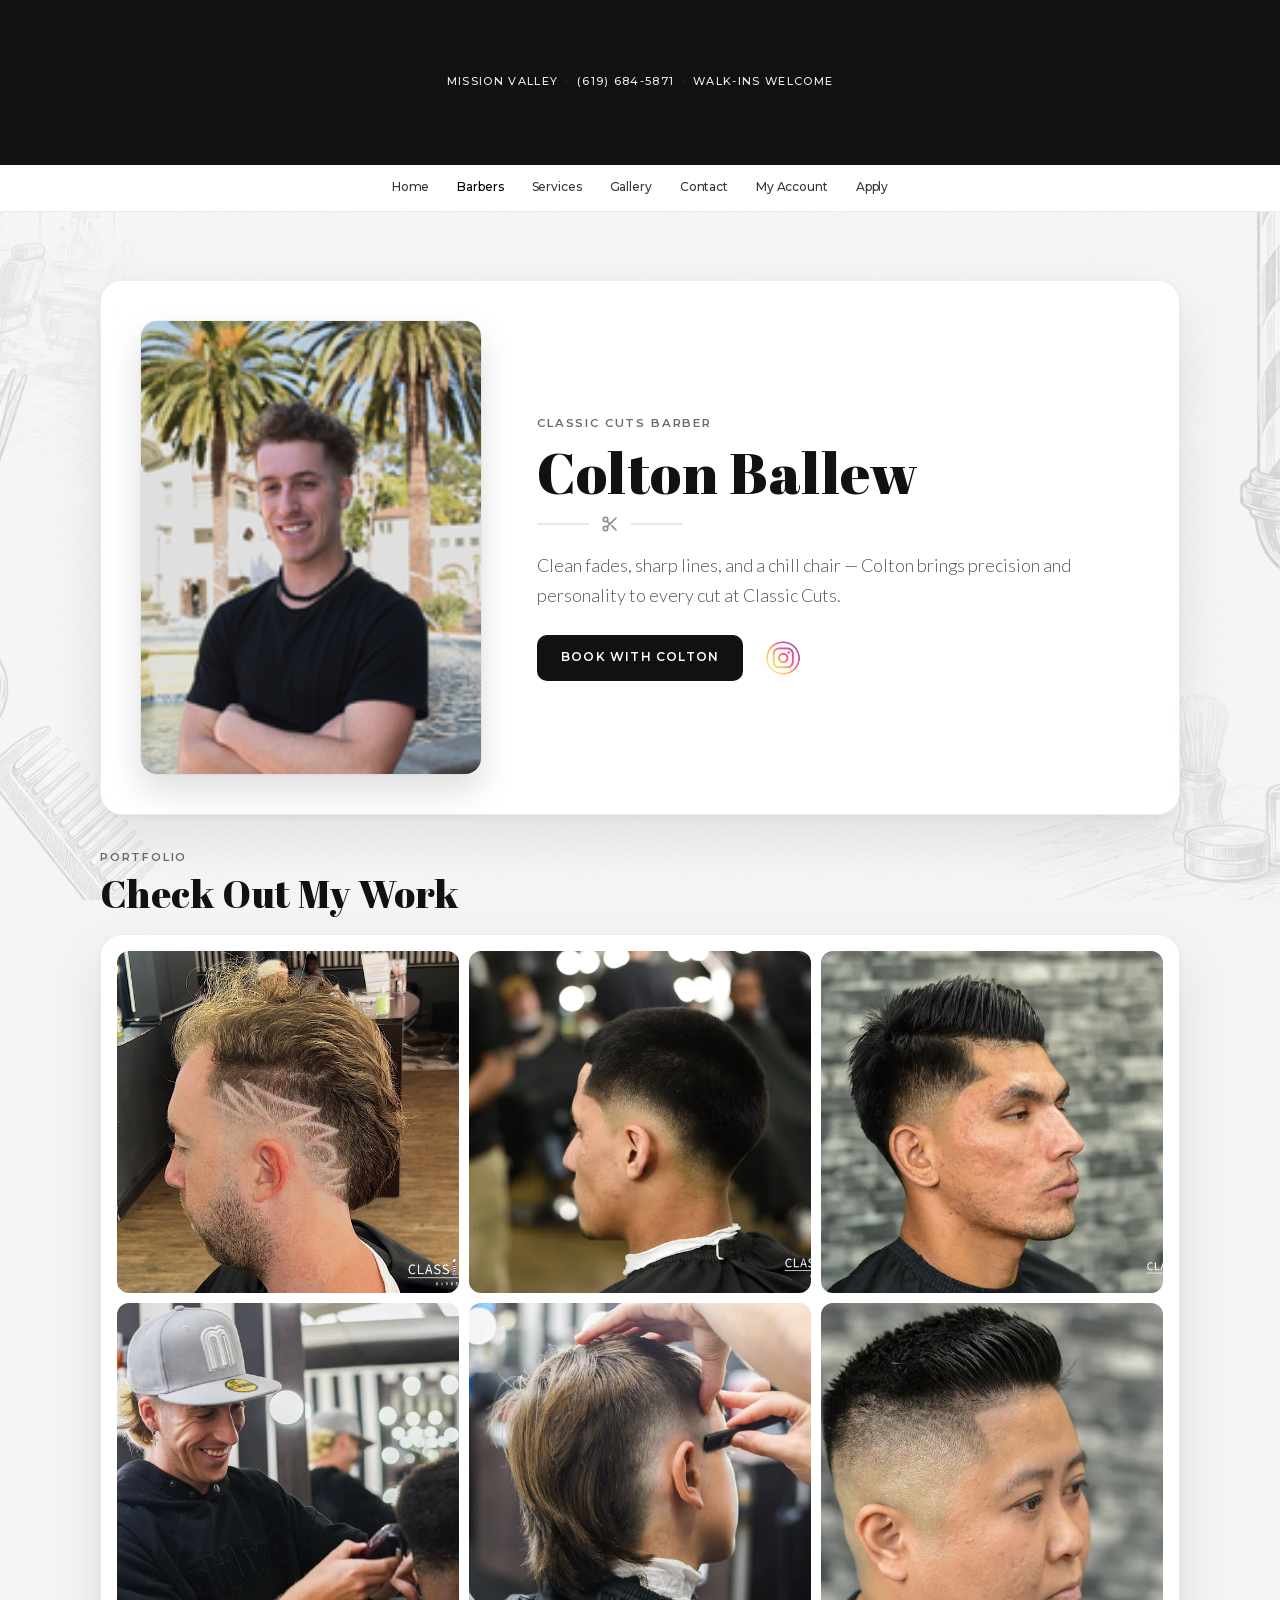
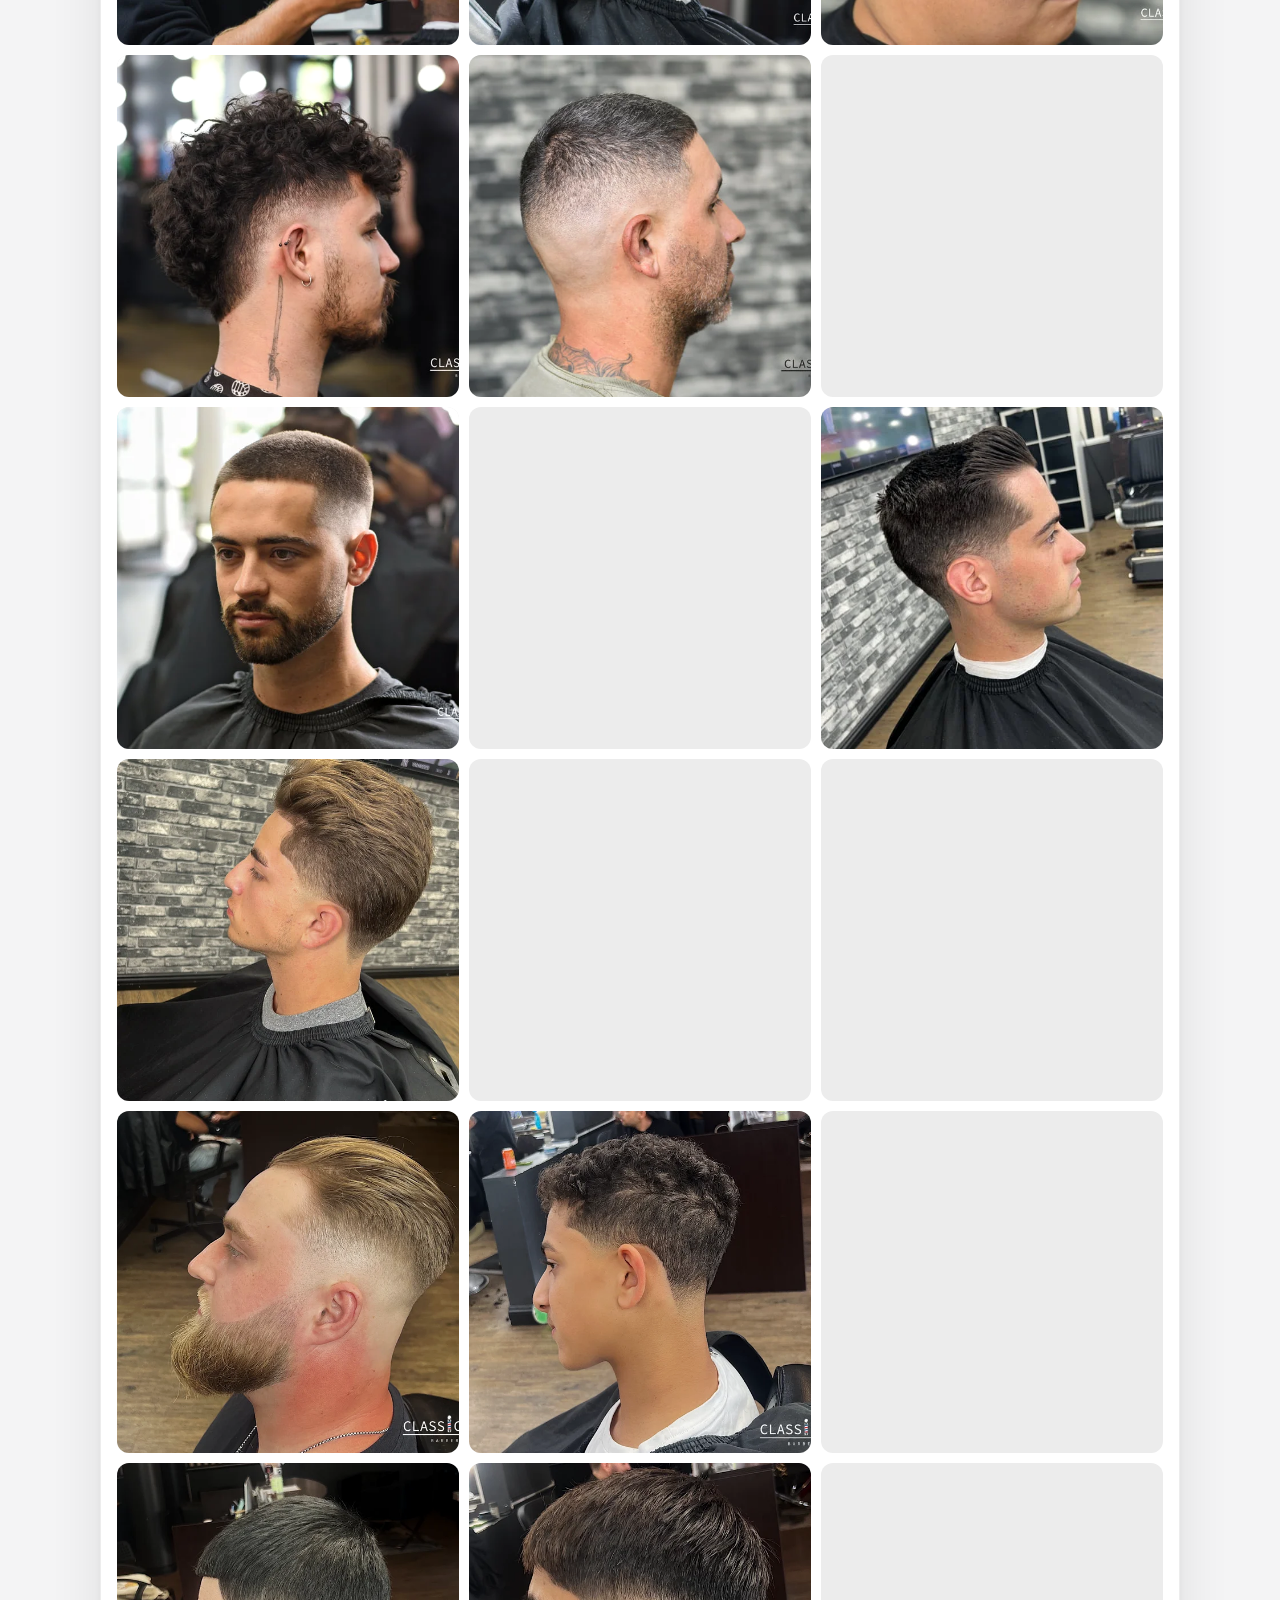
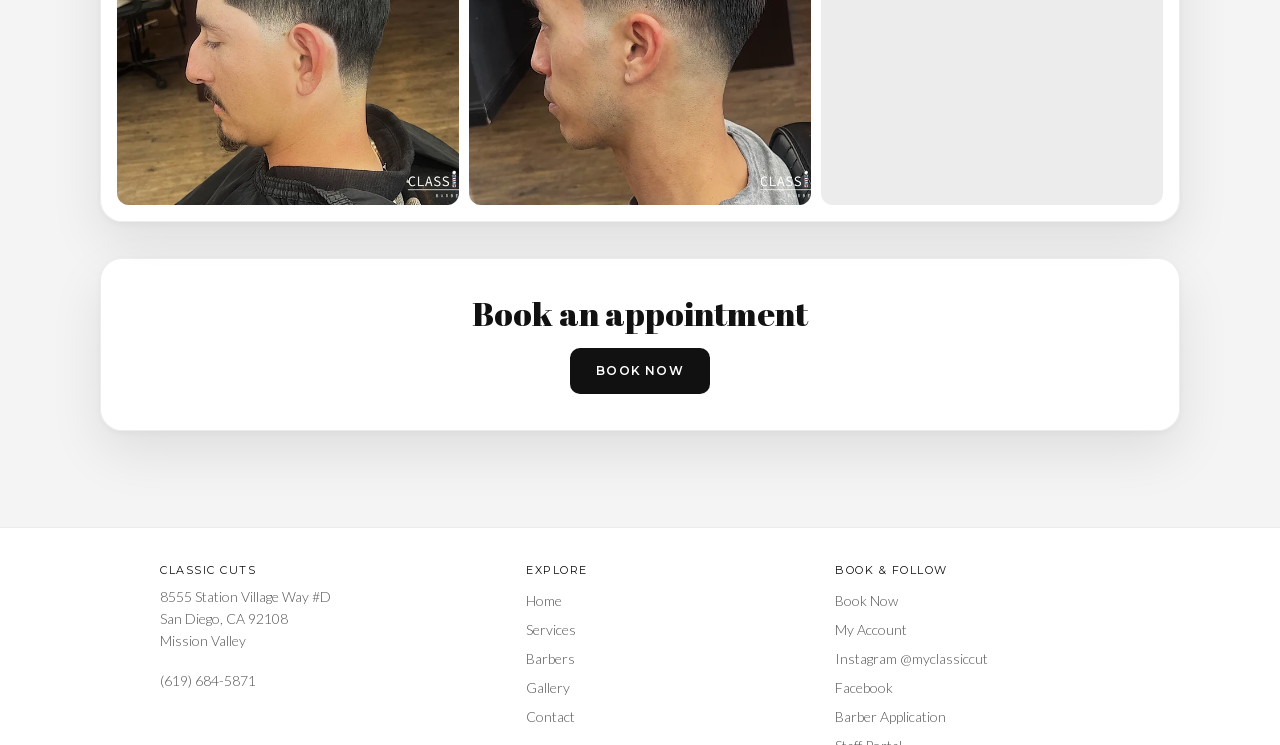
<file: colton.html>
<!DOCTYPE html>
<html lang="en">
<head>
<title>Colton Ballew | Barber at Classic Cuts</title>
<link rel="canonical" href="https://www.classiccutssd.com/barbers/colton-ballew" />
<meta property="og:site_name" content="CLASSIC CUTS BARBERSHOP" />
<meta property="og:title" content="Colton Ballew | Barber at Classic Cuts" />
<meta property="og:description" content="Clean fades, sharp lines, and a chill chair — Colton brings precision and personality to every cut at Classic Cuts in Mission Valley, San Diego." />
<meta property="og:image" content="https://www.classiccutssd.com/assets/images/brand/instagram.png?1665179390" />
<meta property="og:image" content="https://www.classiccutssd.com/assets/images/gallery/colton-05.png" />
<meta property="og:url" content="https://www.classiccutssd.com/barbers/colton-ballew" />
<meta name="description" content="Clean fades, sharp lines, and a chill chair — Colton brings precision and personality to every cut at Classic Cuts in Mission Valley, San Diego." />
<meta name="keywords" content="Best Barber Shop San Diego, San Diego Barber Shop, Skin Fade, Taper, Scissors haircut, Haircuts, 
Kids cuts, barber shop near me, best barer shop near me, Mission valley barber shop" />
<meta http-equiv="Content-Type" content="text/html; charset=utf-8"/>
<meta name="viewport" content="width=device-width, initial-scale=1.0"/>
<meta charset="utf-8" />
<link rel="icon" href="/favicon.ico" sizes="32x32" />
<link rel="icon" type="image/png" href="/assets/images/brand/favicon-32.png" sizes="32x32" />
<link rel="apple-touch-icon" href="/assets/images/brand/apple-touch-icon.png" />
<link rel="stylesheet" href="/assets/css/cc-fonts.css?v=20260814p" />
<link rel="stylesheet" href="/assets/css/cc-base.css?v=20260826a" />
<link rel="stylesheet" href="/assets/css/cc-chrome.css?v=20260814p" />
<link rel="stylesheet" href="/assets/css/cc-nav.css?v=20260814p" />
<link rel="stylesheet" href="/assets/css/cc-mega-barbers.css?v=20261014a" />
<link rel="stylesheet" href="/assets/css/cc-light-shell.css?v=20261022a" />
<link rel="stylesheet" href="/assets/css/cc-profile.css?v=20261022a" />

<script src="/assets/js/cc-business.js?v=20260830b" defer></script>
<script src="/assets/js/cc-nav.js?v=20261014a" defer></script>
</head>
<body class="cc-page-profile">
  <div class="cc-announce" role="banner">
    <span>Mission Valley</span>
    <span class="cc-announce__sep" aria-hidden="true">·</span>
    <a href="tel:6196845871">(619) 684-5871</a>
    <span class="cc-announce__sep" aria-hidden="true">·</span>
    <span>Walk-ins Welcome</span>
  </div>

<div class="cc-site">
  <header class="cc-header">
    <div class="cc-header__bar">
      <button class="cc-hamburger" type="button" aria-label="Menu" aria-expanded="false" aria-controls="cc-mobile-nav">
        <span></span>
      </button>
    </div>
    <nav class="cc-header__nav" aria-label="Primary">
      <div class="cc-nav-shell">
        <ul class="cc-nav">
          <li>
            <a href="/">Home</a>
          </li>
          <li class="is-active has-mega" data-mega="barbers">
            <a href="/barbers">Barbers</a>
          </li>
          <li>
            <a href="/services">Services</a>
          </li>
          <li>
            <a href="/gallery">Gallery</a>
          </li>
          <li>
            <a href="/contact">Contact</a>
          </li>
          <li class="cc-nav-account">
            <a href="/account">My Account</a>
          </li>
          <li class="cc-nav-apply">
            <a href="/apply">Apply</a>
          </li>
        </ul>
      </div>
    </nav>

    <div class="cc-mega" data-mega="barbers" hidden>
      <div class="cc-mega__inner">
        <div class="cc-mega__col cc-mega__col--primary">
          <div class="cc-mega__head">
            <p class="cc-mega__label">Our Barbers</p>
            <a class="cc-mega__all" href="/barbers">View all barbers</a>
          </div>
          <ul class="cc-mega__barbers">
              <li><a class="cc-mega__barber" href="/barbers/ray-lopez"><span class="cc-mega__avatar"><img src="/assets/images/barbers/ray.jpg" alt="" width="44" height="44" loading="lazy" decoding="async" /></span><span class="cc-mega__name">Ray Lopez</span></a></li>
              <li><a class="cc-mega__barber" href="/barbers/jay-oceguera"><span class="cc-mega__avatar"><img src="/assets/images/barbers/jay.jpg" alt="" width="44" height="44" loading="lazy" decoding="async" /></span><span class="cc-mega__name">Jay Oceguera</span></a></li>
              <li><a class="cc-mega__barber" href="/barbers/romero"><span class="cc-mega__avatar"><img src="/assets/images/barbers/romero.png" alt="" width="44" height="44" loading="lazy" decoding="async" /></span><span class="cc-mega__name">Romero Jorge</span></a></li>
              <li><a class="cc-mega__barber" href="/barbers/colton-ballew"><span class="cc-mega__avatar"><img src="/assets/images/barbers/colton.png" alt="" width="44" height="44" loading="lazy" decoding="async" /></span><span class="cc-mega__name">Colton Ballew</span></a></li>
              <li><a class="cc-mega__barber" href="/barbers/will-jaimes"><span class="cc-mega__avatar"><img src="/assets/images/barbers/will.png" alt="" width="44" height="44" loading="lazy" decoding="async" /></span><span class="cc-mega__name">Will Jaimes</span></a></li>
              <li><a class="cc-mega__barber" href="/barbers/tammy"><span class="cc-mega__avatar" aria-hidden="true">T</span><span class="cc-mega__name">Tammy</span></a></li>
              <li><a class="cc-mega__barber" href="/barbers/tevel"><span class="cc-mega__avatar"><img src="/assets/images/barbers/tevel.jpg" alt="" width="44" height="44" loading="lazy" decoding="async" /></span><span class="cc-mega__name">Tevel</span></a></li>
          </ul>
        </div>
        <div class="cc-mega__col">
          <p class="cc-mega__label">Book &amp; Visit</p>
          <ul class="cc-mega__links">
            <li><a href="/book">Book online</a></li>
            <li><a href="/account">My account</a></li>
            <li><a href="tel:6196845871">Call (619) 684-5871</a></li>
            <li><a href="https://www.google.com/maps/dir/?api=1&destination=8555+Station+Village+Way,+San+Diego,+CA+92108" target="_blank" rel="noopener noreferrer">Get directions</a></li>
            <li><a href="https://www.instagram.com/myclassiccut/" target="_blank" rel="noopener noreferrer">Instagram</a></li>
            <li class="cc-mega__staff"><a href="https://booking.fpdesigner.com/staff/classic-cuts/login">Staff Portal</a></li>
          </ul>
        </div>
      </div>
    </div>
  </header>
  <div class="cc-nav-backdrop" hidden></div>
  <nav class="cc-mobile-nav" id="cc-mobile-nav" aria-label="Mobile" aria-hidden="true">
    <ul class="cc-nav">
      <li><a href="/">Home</a></li>
      <li class="is-active has-mega"><a href="/barbers">Barbers</a>
        <ul class="cc-mega-mobile">
          <li><a class="cc-mobile-barber" href="/barbers/ray-lopez"><span class="cc-mega__avatar"><img src="/assets/images/barbers/ray.jpg" alt="" width="44" height="44" loading="lazy" decoding="async" /></span><span class="cc-mega__name">Ray Lopez</span></a></li>
          <li><a class="cc-mobile-barber" href="/barbers/jay-oceguera"><span class="cc-mega__avatar"><img src="/assets/images/barbers/jay.jpg" alt="" width="44" height="44" loading="lazy" decoding="async" /></span><span class="cc-mega__name">Jay Oceguera</span></a></li>
          <li><a class="cc-mobile-barber" href="/barbers/romero"><span class="cc-mega__avatar"><img src="/assets/images/barbers/romero.png" alt="" width="44" height="44" loading="lazy" decoding="async" /></span><span class="cc-mega__name">Romero Jorge</span></a></li>
          <li><a class="cc-mobile-barber" href="/barbers/colton-ballew"><span class="cc-mega__avatar"><img src="/assets/images/barbers/colton.png" alt="" width="44" height="44" loading="lazy" decoding="async" /></span><span class="cc-mega__name">Colton Ballew</span></a></li>
          <li><a class="cc-mobile-barber" href="/barbers/will-jaimes"><span class="cc-mega__avatar"><img src="/assets/images/barbers/will.png" alt="" width="44" height="44" loading="lazy" decoding="async" /></span><span class="cc-mega__name">Will Jaimes</span></a></li>
          <li><a class="cc-mobile-barber" href="/barbers/tammy"><span class="cc-mega__avatar" aria-hidden="true">T</span><span class="cc-mega__name">Tammy</span></a></li>
          <li><a class="cc-mobile-barber" href="/barbers/tevel"><span class="cc-mega__avatar"><img src="/assets/images/barbers/tevel.jpg" alt="" width="44" height="44" loading="lazy" decoding="async" /></span><span class="cc-mega__name">Tevel</span></a></li>
        </ul>
      </li>
      <li><a href="/services">Services</a></li>
      <li><a href="/gallery">Gallery</a></li>
      <li><a href="/contact">Contact</a></li>
      <li class="cc-nav-account"><a href="/account">My Account</a></li>
      <li class="cc-nav-apply"><a href="/apply">Apply</a></li>
    </ul>
    <div class="cc-mobile-actions">
      <a class="cc-btn cc-btn--light" href="/book">Book Now</a>
      <a class="cc-btn cc-btn--ghost-light" href="tel:6196845871">Call (619) 684-5871</a>
    </div>
    <div class="cc-mobile-extra">
      <a href="https://www.google.com/maps/dir/?api=1&destination=8555+Station+Village+Way,+San+Diego,+CA+92108" target="_blank" rel="noopener noreferrer">Directions</a>
      <a href="https://www.instagram.com/myclassiccut/" target="_blank" rel="noopener noreferrer">Instagram</a>
      <a class="cc-mobile-extra__staff" href="https://booking.fpdesigner.com/staff/classic-cuts/login">Staff Portal</a>
    </div>
  </nav>

  <main id="cc-content" class="cc-main cc-legacy">
<div class="wsite-section-wrap">
	<div class="wsite-section wsite-body-section wsite-background-35"  >
		<div class="wsite-section-content">
        <div class="container">
			<div class="wsite-section-elements">
<header class="cc-profile-hero">
  <div class="cc-profile-hero__photo-wrap">
    <img class="cc-profile-hero__photo" src="/assets/images/barbers/colton.png" alt="Colton Ballew" width="480" height="640" />
  </div>
  <div class="cc-profile-hero__copy">
    <p class="cc-profile-hero__eyebrow">Classic Cuts Barber</p>
    <h1 class="cc-profile-hero__name">Colton Ballew</h1>
    <p class="cc-profile-hero__bio">Clean fades, sharp lines, and a chill chair — Colton brings precision and personality to every cut at Classic Cuts.</p>
    <div class="cc-profile-hero__actions">
      <a class="cc-btn cc-btn--dark" href="/book">Book with Colton</a>
      <a class="cc-profile-hero__ig" href="https://www.instagram.com/colton_ballew/" target="_blank" rel="noopener noreferrer" aria-label="Instagram"><img src="/assets/images/brand/instagram.png" alt="" width="40" height="40" /></a>
    </div>
  </div>
</header>

<div><div style="height: 20px; overflow: hidden; width: 100%;"></div>
<hr class="styled-hr" style="width:100%;"></hr>
<div style="height: 20px; overflow: hidden; width: 100%;"></div></div>

<h2 class="wsite-content-title" style="text-align:center;">Check Out My Work</h2>

<div><div style="height:20px;overflow:hidden"></div>
<div class="cc-work-grid" id="276795593660455956-work" role="list"><a class="cc-work-grid__item" href="/assets/images/gallery/colton-05.png" data-lightbox="work"><img src="/assets/images/gallery/colton-05.png" alt="Haircut by Colton Ballew" loading="lazy" decoding="async" width="800" height="600" /></a><a class="cc-work-grid__item" href="/assets/images/barbers/portfolio/colton/dsc-0826-copy.webp" data-lightbox="work"><img src="/assets/images/barbers/portfolio/colton/dsc-0826-copy.webp" alt="Buzz fade, back of head, by Colton Ballew" loading="lazy" decoding="async" width="800" height="535" /></a><a class="cc-work-grid__item" href="/assets/images/barbers/portfolio/colton/dsc-0340-copy.webp" data-lightbox="work"><img src="/assets/images/barbers/portfolio/colton/dsc-0340-copy.webp" alt="Textured quiff with fade by Colton Ballew" loading="lazy" decoding="async" width="800" height="535" /></a><a class="cc-work-grid__item" href="/assets/images/barbers/portfolio/colton/dsc-0284-2.webp" data-lightbox="work"><img src="/assets/images/barbers/portfolio/colton/dsc-0284-2.webp" alt="Colton Ballew trimming a client's curly haircut" loading="lazy" decoding="async" width="800" height="535" /></a><a class="cc-work-grid__item" href="/assets/images/barbers/portfolio/colton/dsc-0445-copy.webp" data-lightbox="work"><img src="/assets/images/barbers/portfolio/colton/dsc-0445-copy.webp" alt="Mullet-style haircut with fade lineup" loading="lazy" decoding="async" width="800" height="535" /></a><a class="cc-work-grid__item" href="/assets/images/barbers/portfolio/colton/coltt.webp" data-lightbox="work"><img src="/assets/images/barbers/portfolio/colton/coltt.webp" alt="Textured pompadour with high fade by Colton Ballew" loading="lazy" decoding="async" width="800" height="535" /></a><a class="cc-work-grid__item" href="/assets/images/barbers/portfolio/colton/dsc-0607-copy.webp" data-lightbox="work"><img src="/assets/images/barbers/portfolio/colton/dsc-0607-copy.webp" alt="Curly textured taper fade with beard by Colton Ballew" loading="lazy" decoding="async" width="800" height="535" /></a><a class="cc-work-grid__item" href="/assets/images/barbers/portfolio/colton/dsc-0317-copy.webp" data-lightbox="work"><img src="/assets/images/barbers/portfolio/colton/dsc-0317-copy.webp" alt="Short buzz fade with light beard by Colton Ballew" loading="lazy" decoding="async" width="800" height="535" /></a><a class="cc-work-grid__item" href="/assets/images/barbers/portfolio/colton/dsc-0439-copy.webp" data-lightbox="work"><img src="/assets/images/barbers/portfolio/colton/dsc-0439-copy.webp" alt="Slicked pompadour with fade by Colton Ballew" loading="lazy" decoding="async" width="800" height="535" /></a><a class="cc-work-grid__item" href="/assets/images/barbers/portfolio/colton/colton.webp" data-lightbox="work"><img src="/assets/images/barbers/portfolio/colton/colton.webp" alt="Buzz cut with fade and beard by Colton Ballew" loading="lazy" decoding="async" width="800" height="535" /></a><a class="cc-work-grid__item" href="/assets/images/barbers/portfolio/colton/dsc-0435-copy.webp" data-lightbox="work"><img src="/assets/images/barbers/portfolio/colton/dsc-0435-copy.webp" alt="Crop with fade on a young client" loading="lazy" decoding="async" width="800" height="535" /></a><a class="cc-work-grid__item" href="/assets/images/barbers/portfolio/colton/6a42e91c-e036-412d-8e38-999af4a17f8f-copy.webp" data-lightbox="work"><img src="/assets/images/barbers/portfolio/colton/6a42e91c-e036-412d-8e38-999af4a17f8f-copy.webp" alt="Textured slicked crop with fade by Colton Ballew" loading="lazy" decoding="async" width="450" height="800" /></a><a class="cc-work-grid__item" href="/assets/images/barbers/portfolio/colton/9aa8ea5e-9b50-495d-8386-d03d264ac599-copy.webp" data-lightbox="work"><img src="/assets/images/barbers/portfolio/colton/9aa8ea5e-9b50-495d-8386-d03d264ac599-copy.webp" alt="Textured quiff with taper fade by Colton Ballew" loading="lazy" decoding="async" width="630" height="800" /></a><a class="cc-work-grid__item" href="/assets/images/barbers/portfolio/colton/dsc-0307-copy.webp" data-lightbox="work"><img src="/assets/images/barbers/portfolio/colton/dsc-0307-copy.webp" alt="Colton Ballew lining up a client's fade" loading="lazy" decoding="async" width="800" height="535" /></a><a class="cc-work-grid__item" href="/assets/images/barbers/portfolio/colton/colton-01.webp" data-lightbox="work"><img src="/assets/images/barbers/portfolio/colton/colton-01.webp" alt="Slicked side-part taper fade by Colton Ballew" loading="lazy" decoding="async" width="800" height="600" /></a><a class="cc-work-grid__item" href="/assets/images/barbers/portfolio/colton/colton-02.webp" data-lightbox="work"><img src="/assets/images/barbers/portfolio/colton/colton-02.webp" alt="Pompadour with fade and beard by Colton Ballew" loading="lazy" decoding="async" width="800" height="600" /></a><a class="cc-work-grid__item" href="/assets/images/barbers/portfolio/colton/colton-03.webp" data-lightbox="work"><img src="/assets/images/barbers/portfolio/colton/colton-03.webp" alt="Curly textured crop with fade on a young client" loading="lazy" decoding="async" width="800" height="600" /></a><a class="cc-work-grid__item" href="/assets/images/barbers/portfolio/colton/colton-04.webp" data-lightbox="work"><img src="/assets/images/barbers/portfolio/colton/colton-04.webp" alt="Textured crop with taper fade by Colton Ballew" loading="lazy" decoding="async" width="800" height="600" /></a><a class="cc-work-grid__item" href="/assets/images/barbers/portfolio/colton/colton-06.webp" data-lightbox="work"><img src="/assets/images/barbers/portfolio/colton/colton-06.webp" alt="Fringe crop with clean fade by Colton Ballew" loading="lazy" decoding="async" width="800" height="600" /></a><a class="cc-work-grid__item" href="/assets/images/barbers/portfolio/colton/colton-07.webp" data-lightbox="work"><img src="/assets/images/barbers/portfolio/colton/colton-07.webp" alt="Textured crop with fade by Colton Ballew" loading="lazy" decoding="async" width="800" height="600" /></a><a class="cc-work-grid__item" href="/assets/images/barbers/portfolio/colton/colton-08.webp" data-lightbox="work"><img src="/assets/images/barbers/portfolio/colton/colton-08.webp" alt="Short crop with hard part and fade by Colton Ballew" loading="lazy" decoding="async" width="800" height="600" /></a></div>

<div style="height:20px;overflow:hidden"></div></div>

<div><div style="height: 20px; overflow: hidden; width: 100%;"></div>
<hr class="styled-hr" style="width:100%;"></hr>
<div style="height: 20px; overflow: hidden; width: 100%;"></div></div>

<div class="cc-profile-book"><h2>Book an appointment</h2><a class="cc-btn cc-btn--dark" href="/book">Book Now</a></div>

<div><div style="height: 20px; overflow: hidden; width: 100%;"></div>
<hr class="styled-hr" style="width:100%;"></hr>
<div style="height: 20px; overflow: hidden; width: 100%;"></div></div>
			</div>
		</div>
      </div>

	</div>
</div>
  </main>
  <footer class="footer-wrap cc-footer">
    <div class="cc-footer__inner">
      <div>
        <h4>Classic Cuts</h4>
        <p>8555 Station Village Way #D<br>San Diego, CA 92108<br>Mission Valley</p>
        <p><a href="tel:6196845871">(619) 684-5871</a></p>
      </div>
      <div>
        <h4>Explore</h4>
        <p>
          <a href="/">Home</a><br>
          <a href="/services">Services</a><br>
          <a href="/barbers">Barbers</a><br>
          <a href="/gallery">Gallery</a><br>
          <a href="/contact">Contact</a>
        </p>
      </div>
      <div>
        <h4>Book &amp; Follow</h4>
        <p>
          <a href="/book">Book Now</a><br>
          <a href="/account">My Account</a><br>
          <a href="https://www.instagram.com/myclassiccut/" target="_blank" rel="noopener noreferrer">Instagram @myclassiccut</a><br>
          <a href="https://www.facebook.com/myclassiccut/" target="_blank" rel="noopener noreferrer">Facebook</a><br>
          <a href="/apply">Barber Application</a><br>
          <a href="https://booking.fpdesigner.com/staff/classic-cuts/login">Staff Portal</a>
        </p>
      </div>
      <p class="cc-footer__copy">© 2026 Classic Cuts Barbershop. All rights reserved.</p>
    </div>
  </footer>

</div>

<script src="/assets/js/cc-profile.js?v=20260814a" defer></script>
</body>
</html>
</file>
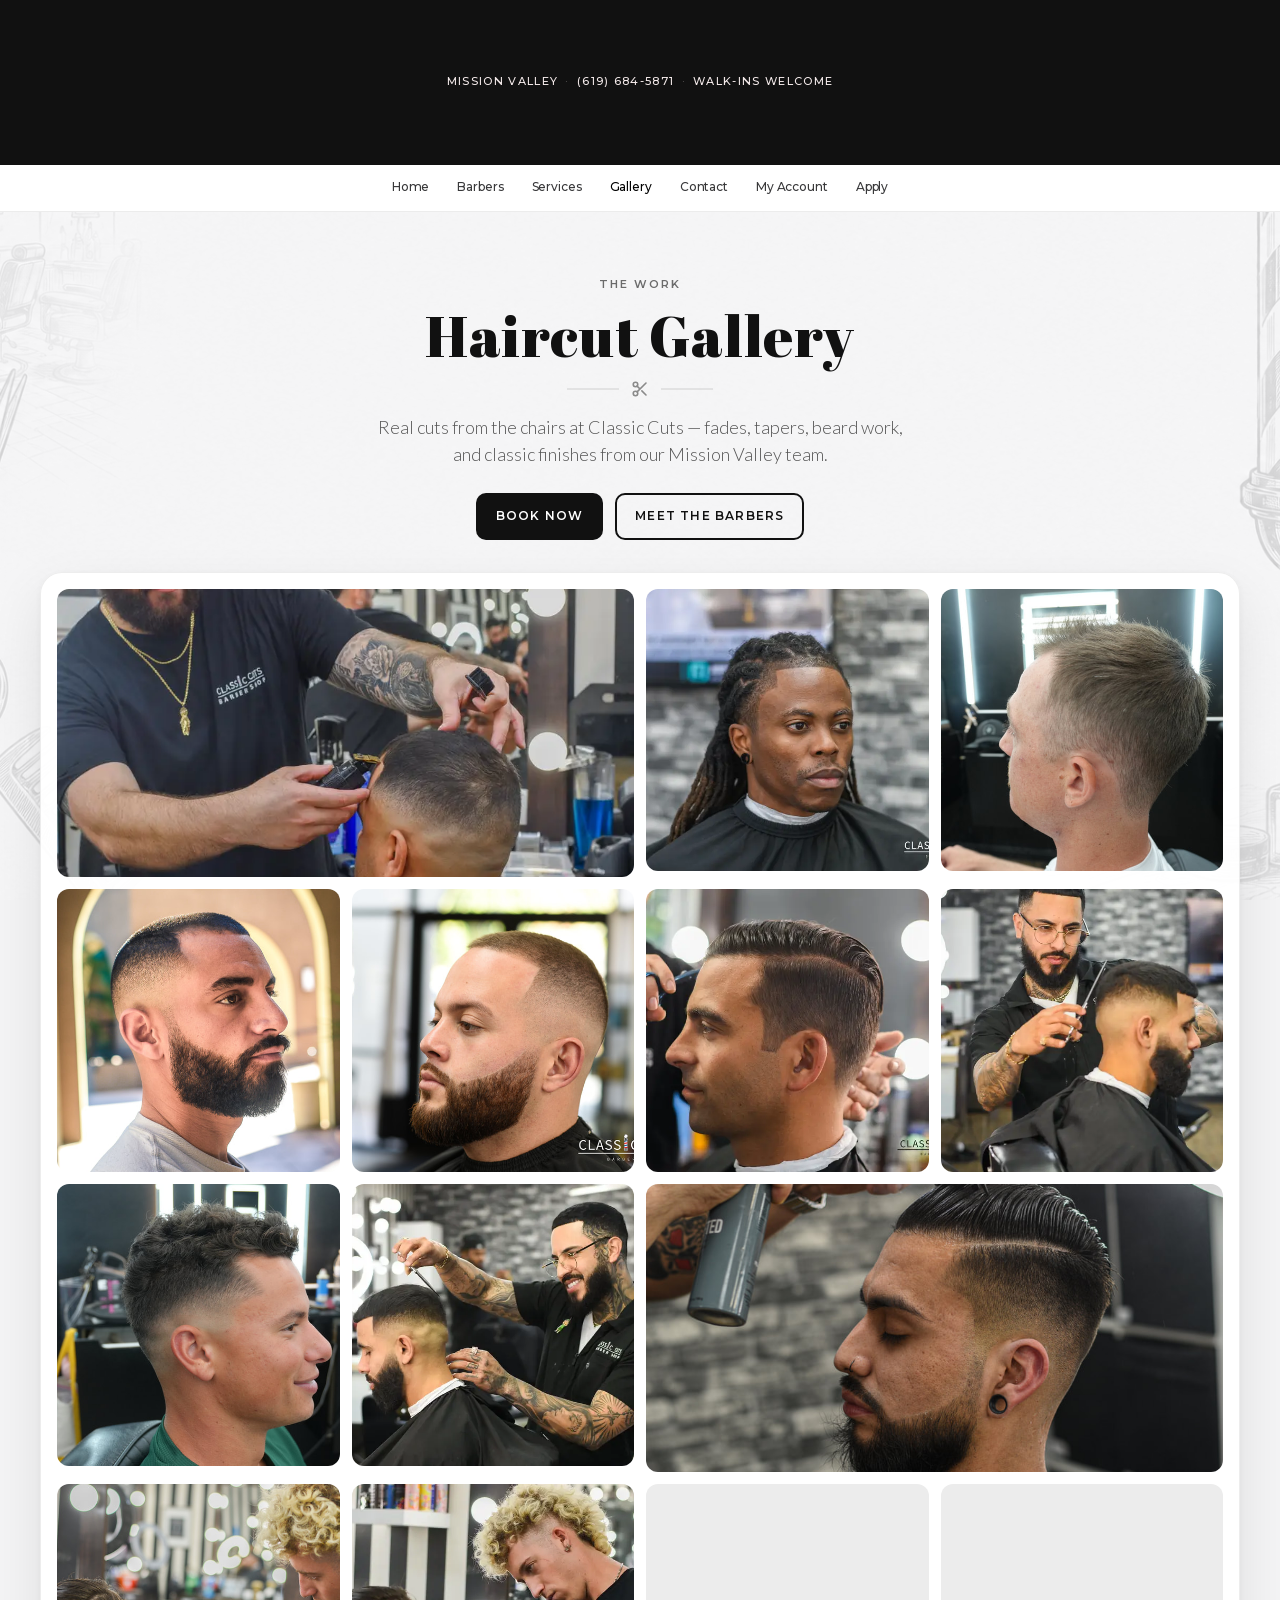
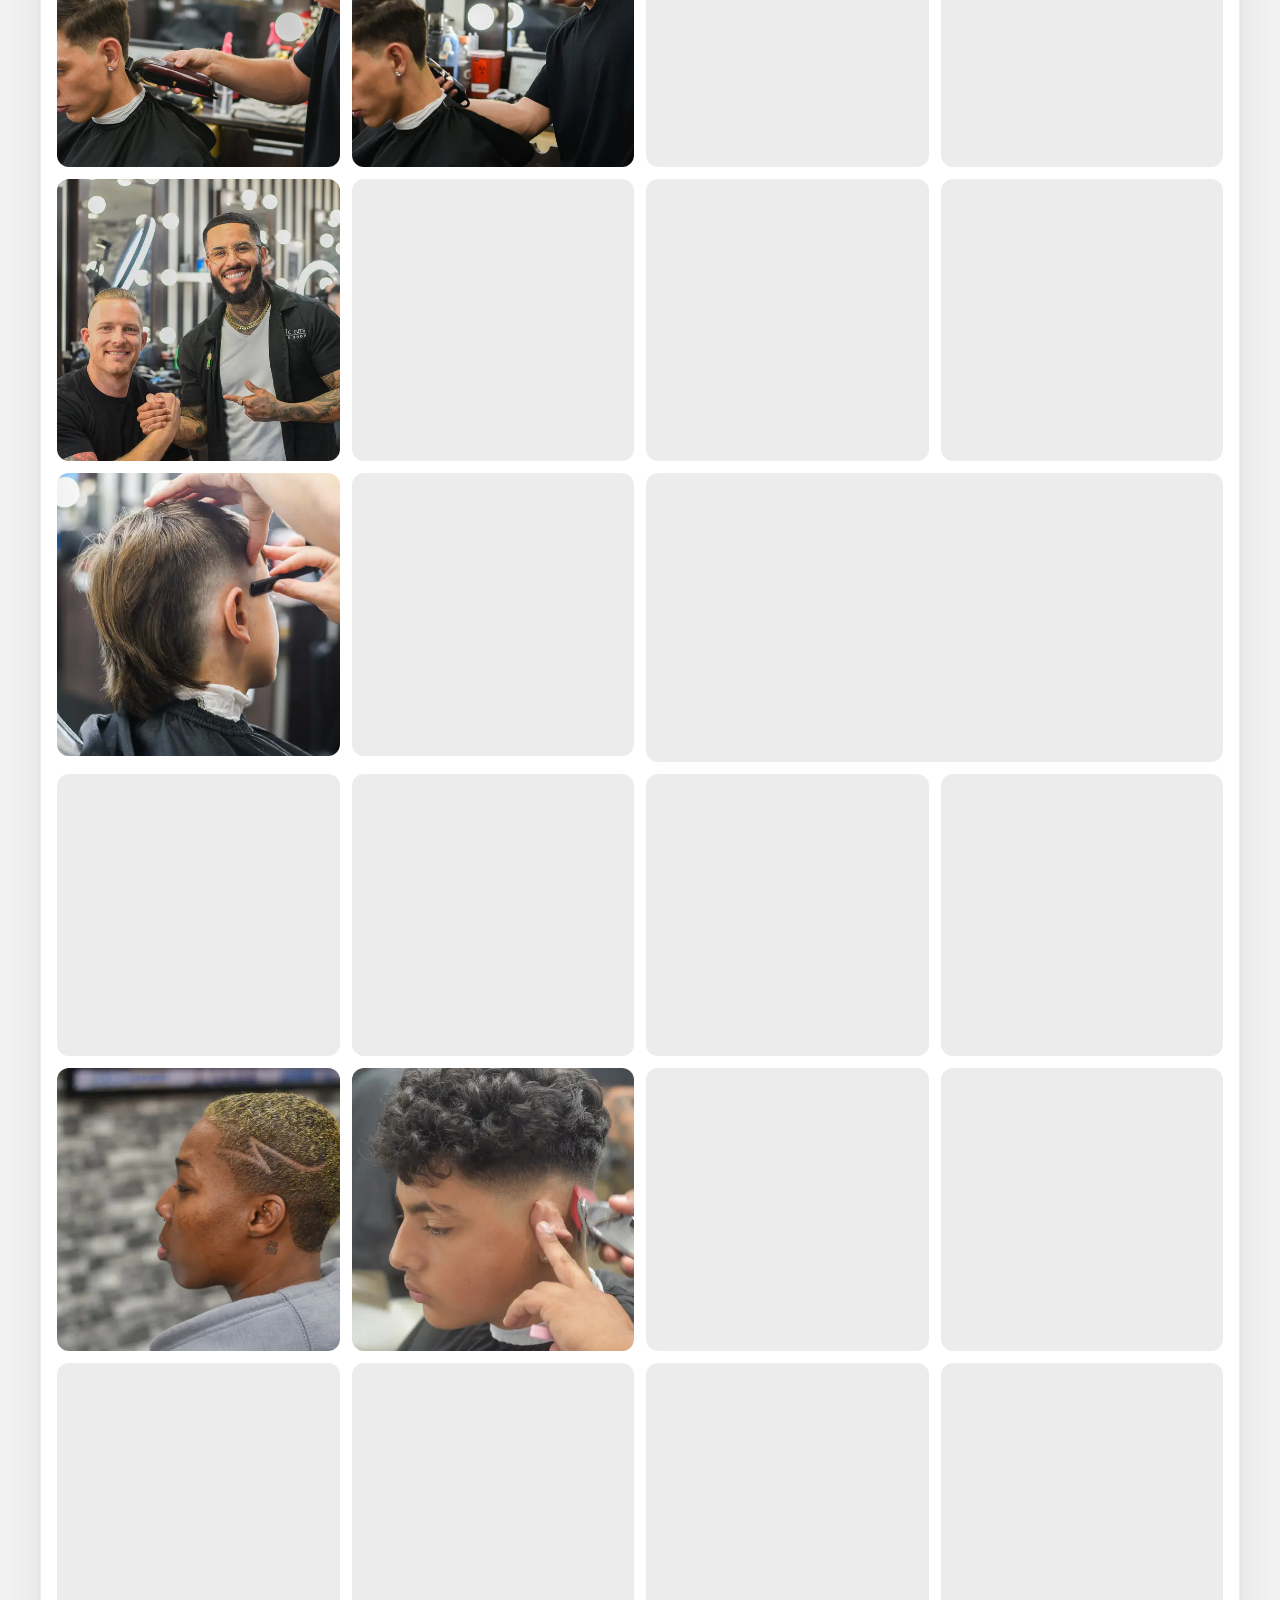
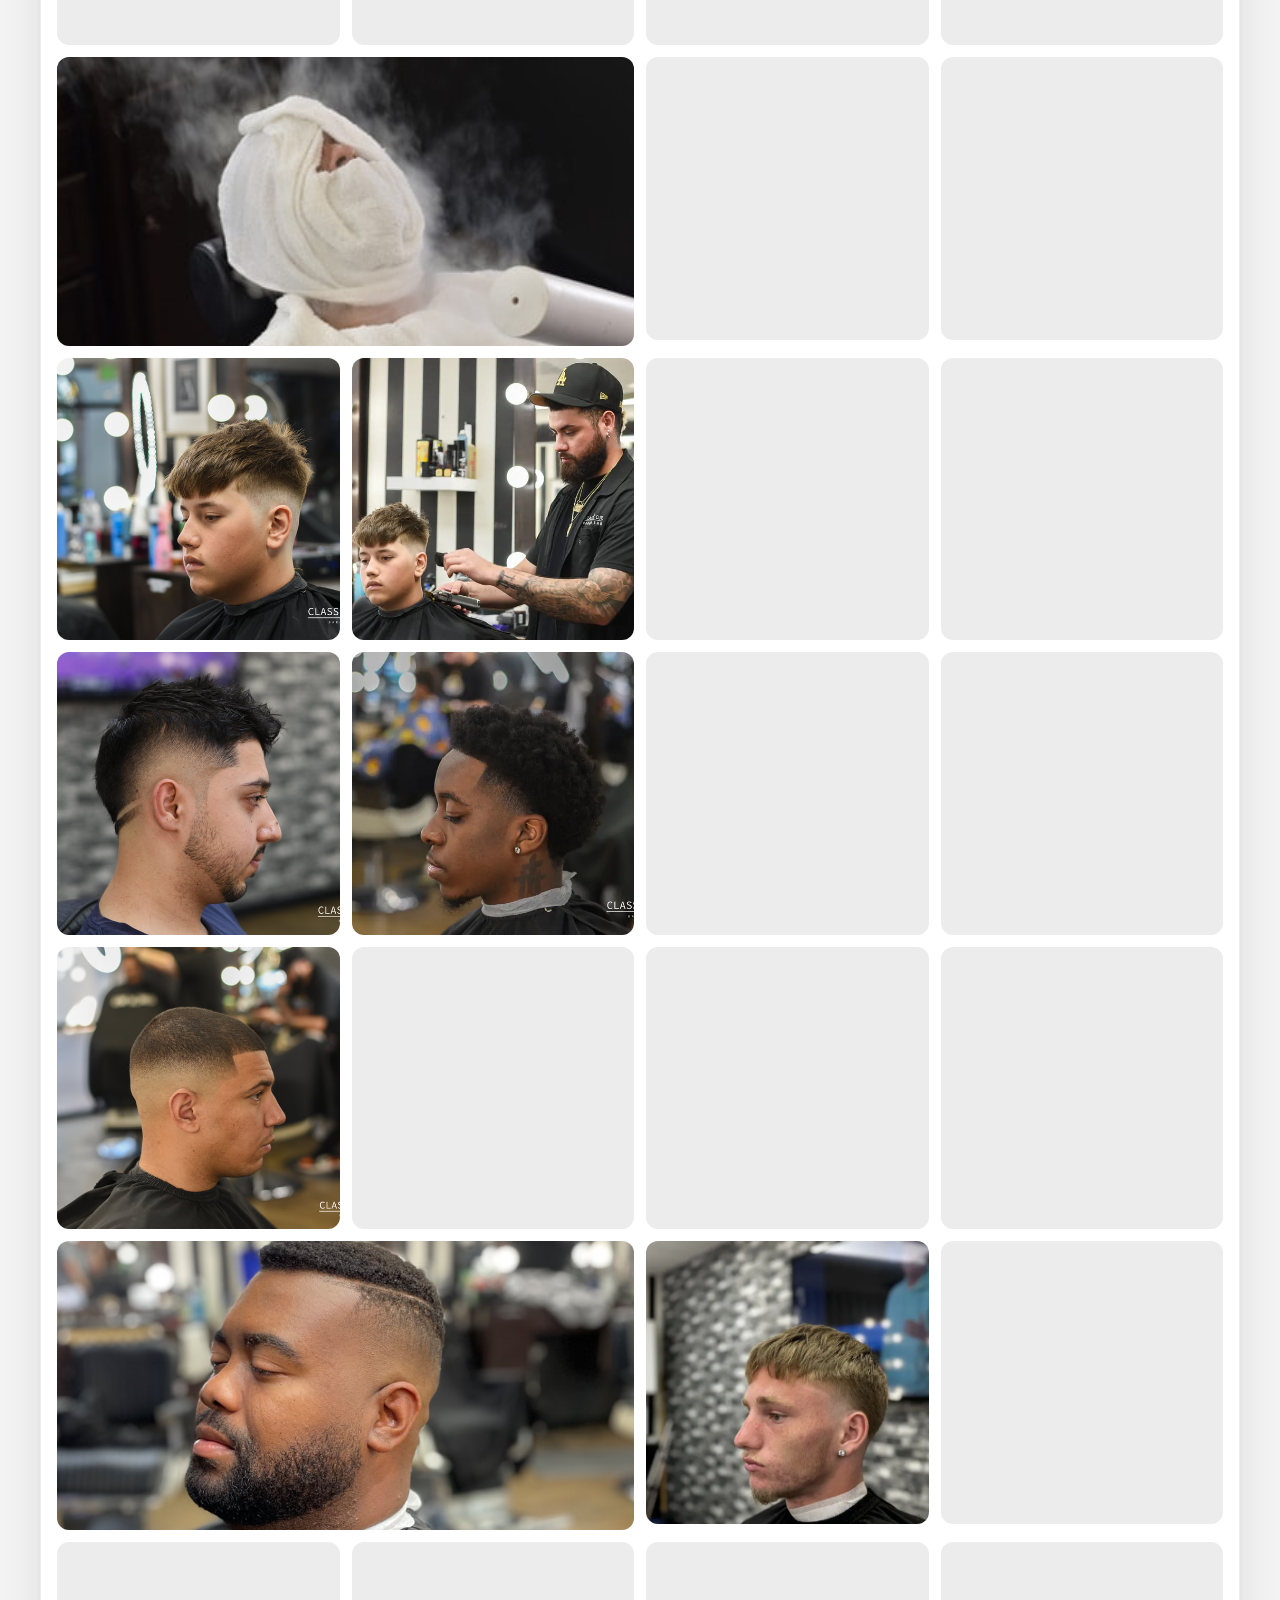
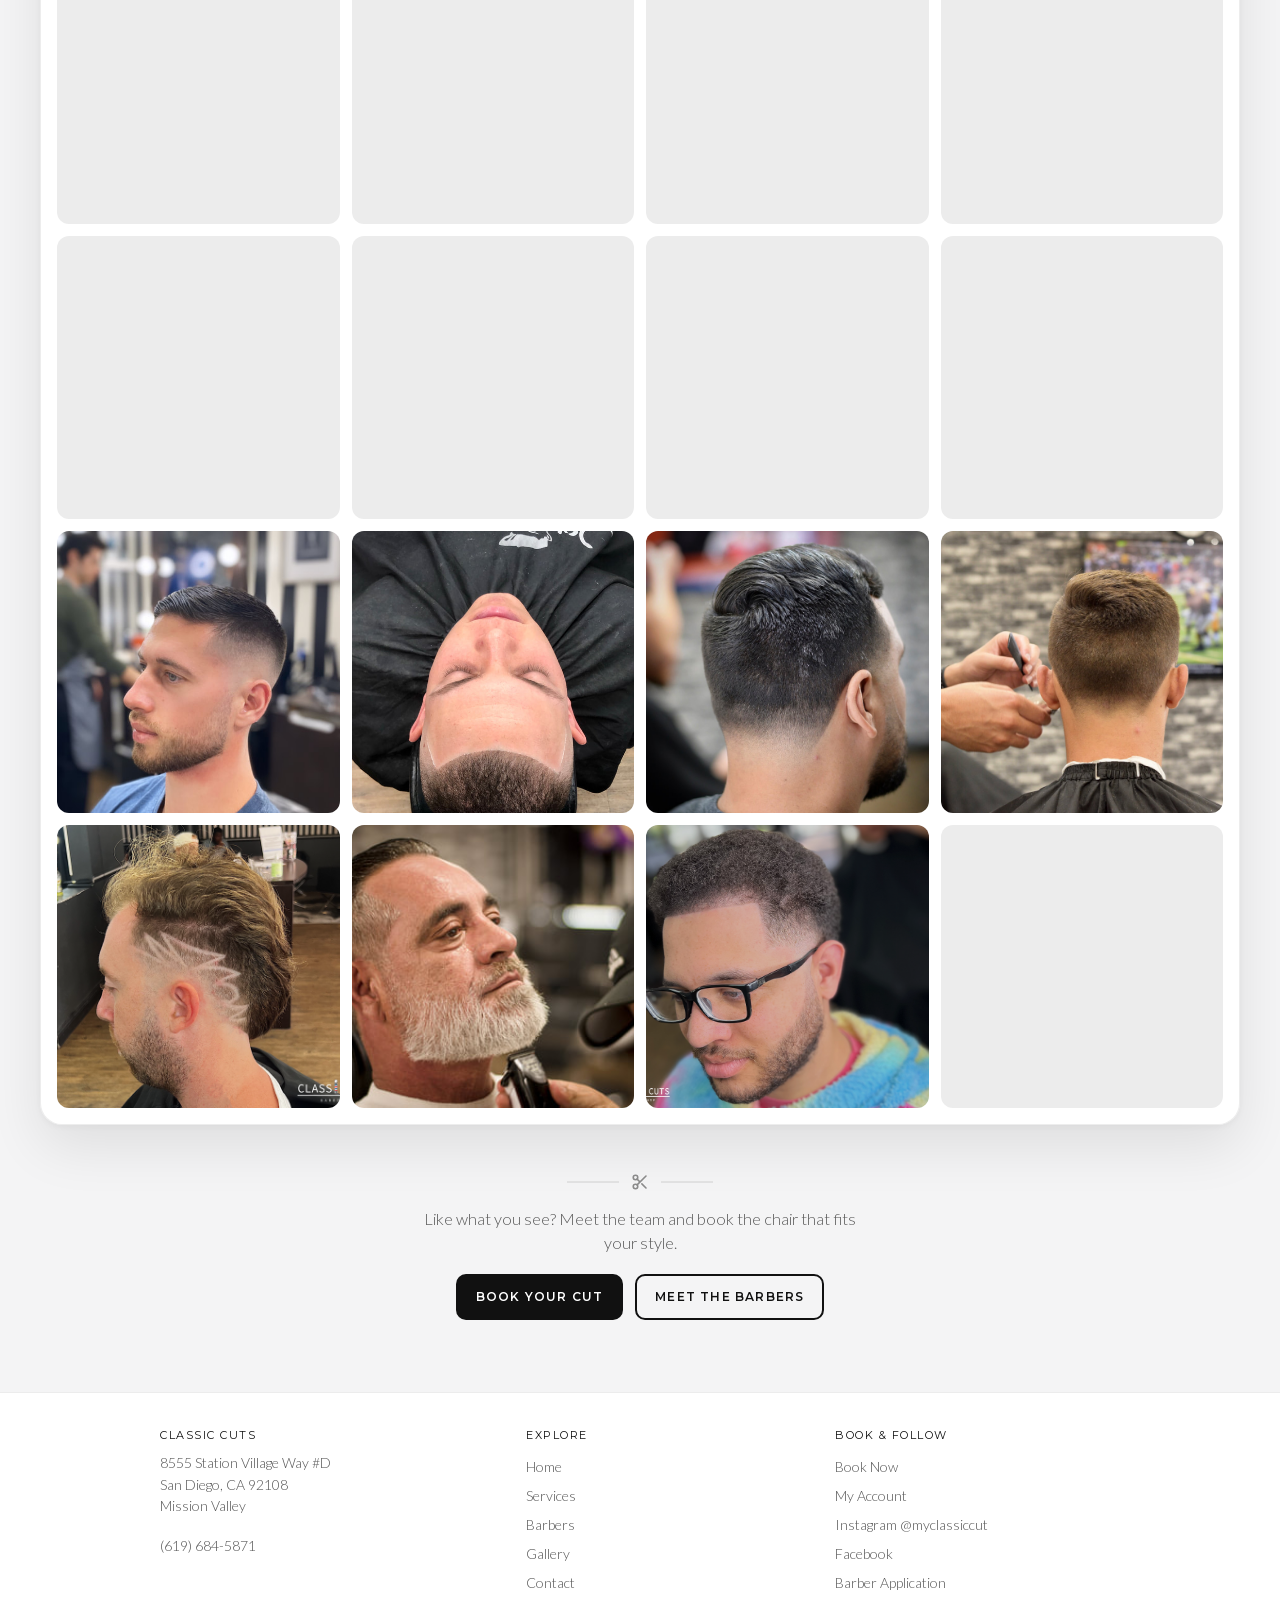
<file: haircut-gallery.html>
<!DOCTYPE html>
<html lang="en">
<head>
<title>Haircut Gallery | Classic Cuts</title>
<link rel="canonical" href="https://www.classiccutssd.com/gallery" />
<meta property="og:site_name" content="CLASSIC CUTS BARBERSHOP" />
<meta property="og:title" content="Haircut Gallery | Classic Cuts" />
<meta property="og:description" content="Real haircuts from Classic Cuts Barbershop in Mission Valley, San Diego — fades, tapers, beard work, and classic finishes." />
<meta property="og:image" content="https://www.classiccutssd.com/assets/images/gallery/dsc-0378.webp" />
<meta property="og:url" content="https://www.classiccutssd.com/gallery" />
<meta name="description" content="Real haircuts from Classic Cuts Barbershop in Mission Valley, San Diego — fades, tapers, beard work, and classic finishes." />
<meta name="keywords" content="Best Barber Shop San Diego, San Diego Barber Shop, Skin Fade, Taper, Scissors haircut, Haircuts,
Kids cuts, barber shop near me, best barer shop near me, Mission valley barber shop." />
<meta http-equiv="Content-Type" content="text/html; charset=utf-8"/>
<meta name="viewport" content="width=device-width, initial-scale=1.0"/>
<meta charset="utf-8" />
<link rel="icon" href="/favicon.ico" sizes="32x32" />
<link rel="icon" type="image/png" href="/assets/images/brand/favicon-32.png" sizes="32x32" />
<link rel="apple-touch-icon" href="/assets/images/brand/apple-touch-icon.png" />
<link rel="stylesheet" href="/assets/css/cc-fonts.css?v=20260814p" />
<link rel="stylesheet" href="/assets/css/cc-base.css?v=20260826a" />
<link rel="stylesheet" href="/assets/css/cc-chrome.css?v=20260814p" />
<link rel="stylesheet" href="/assets/css/cc-nav.css?v=20260814p" />
<link rel="stylesheet" href="/assets/css/cc-mega-barbers.css?v=20261014a" />
<link rel="stylesheet" href="/assets/css/cc-light-shell.css?v=20261022a" />
<link rel="stylesheet" href="/assets/css/cc-gallery.css?v=20261022a" />

<script src="/assets/js/cc-business.js?v=20260830b" defer></script>
<script src="/assets/js/cc-nav.js?v=20261014a" defer></script>
</head>
<body class="cc-page-gallery">
  <div class="cc-announce" role="banner">
    <span>Mission Valley</span>
    <span class="cc-announce__sep" aria-hidden="true">·</span>
    <a href="tel:6196845871">(619) 684-5871</a>
    <span class="cc-announce__sep" aria-hidden="true">·</span>
    <span>Walk-ins Welcome</span>
  </div>

<div class="cc-site">
  <header class="cc-header">
    <div class="cc-header__bar">
      <button class="cc-hamburger" type="button" aria-label="Menu" aria-expanded="false" aria-controls="cc-mobile-nav">
        <span></span>
      </button>
    </div>
    <nav class="cc-header__nav" aria-label="Primary">
      <div class="cc-nav-shell">
        <ul class="cc-nav">
          <li>
            <a href="/">Home</a>
          </li>
          <li class="has-mega" data-mega="barbers">
            <a href="/barbers">Barbers</a>
          </li>
          <li>
            <a href="/services">Services</a>
          </li>
          <li class="is-active">
            <a href="/gallery">Gallery</a>
          </li>
          <li>
            <a href="/contact">Contact</a>
          </li>
          <li class="cc-nav-account">
            <a href="/account">My Account</a>
          </li>
          <li class="cc-nav-apply">
            <a href="/apply">Apply</a>
          </li>
        </ul>
      </div>
    </nav>

    <div class="cc-mega" data-mega="barbers" hidden>
      <div class="cc-mega__inner">
        <div class="cc-mega__col cc-mega__col--primary">
          <div class="cc-mega__head">
            <p class="cc-mega__label">Our Barbers</p>
            <a class="cc-mega__all" href="/barbers">View all barbers</a>
          </div>
          <ul class="cc-mega__barbers">
              <li><a class="cc-mega__barber" href="/barbers/ray-lopez"><span class="cc-mega__avatar"><img src="/assets/images/barbers/ray.jpg" alt="" width="44" height="44" loading="lazy" decoding="async" /></span><span class="cc-mega__name">Ray Lopez</span></a></li>
              <li><a class="cc-mega__barber" href="/barbers/jay-oceguera"><span class="cc-mega__avatar"><img src="/assets/images/barbers/jay.jpg" alt="" width="44" height="44" loading="lazy" decoding="async" /></span><span class="cc-mega__name">Jay Oceguera</span></a></li>
              <li><a class="cc-mega__barber" href="/barbers/romero"><span class="cc-mega__avatar"><img src="/assets/images/barbers/romero.png" alt="" width="44" height="44" loading="lazy" decoding="async" /></span><span class="cc-mega__name">Romero Jorge</span></a></li>
              <li><a class="cc-mega__barber" href="/barbers/colton-ballew"><span class="cc-mega__avatar"><img src="/assets/images/barbers/colton.png" alt="" width="44" height="44" loading="lazy" decoding="async" /></span><span class="cc-mega__name">Colton Ballew</span></a></li>
              <li><a class="cc-mega__barber" href="/barbers/will-jaimes"><span class="cc-mega__avatar"><img src="/assets/images/barbers/will.png" alt="" width="44" height="44" loading="lazy" decoding="async" /></span><span class="cc-mega__name">Will Jaimes</span></a></li>
              <li><a class="cc-mega__barber" href="/barbers/tammy"><span class="cc-mega__avatar" aria-hidden="true">T</span><span class="cc-mega__name">Tammy</span></a></li>
              <li><a class="cc-mega__barber" href="/barbers/tevel"><span class="cc-mega__avatar"><img src="/assets/images/barbers/tevel.jpg" alt="" width="44" height="44" loading="lazy" decoding="async" /></span><span class="cc-mega__name">Tevel</span></a></li>
          </ul>
        </div>
        <div class="cc-mega__col">
          <p class="cc-mega__label">Book &amp; Visit</p>
          <ul class="cc-mega__links">
            <li><a href="/book">Book online</a></li>
            <li><a href="/account">My account</a></li>
            <li><a href="tel:6196845871">Call (619) 684-5871</a></li>
            <li><a href="https://www.google.com/maps/dir/?api=1&destination=8555+Station+Village+Way,+San+Diego,+CA+92108" target="_blank" rel="noopener noreferrer">Get directions</a></li>
            <li><a href="https://www.instagram.com/myclassiccut/" target="_blank" rel="noopener noreferrer">Instagram</a></li>
            <li class="cc-mega__staff"><a href="https://booking.fpdesigner.com/staff/classic-cuts/login">Staff Portal</a></li>
          </ul>
        </div>
      </div>
    </div>
  </header>
  <div class="cc-nav-backdrop" hidden></div>
  <nav class="cc-mobile-nav" id="cc-mobile-nav" aria-label="Mobile" aria-hidden="true">
    <ul class="cc-nav">
      <li><a href="/">Home</a></li>
      <li class="has-mega"><a href="/barbers">Barbers</a>
        <ul class="cc-mega-mobile">
          <li><a class="cc-mobile-barber" href="/barbers/ray-lopez"><span class="cc-mega__avatar"><img src="/assets/images/barbers/ray.jpg" alt="" width="44" height="44" loading="lazy" decoding="async" /></span><span class="cc-mega__name">Ray Lopez</span></a></li>
          <li><a class="cc-mobile-barber" href="/barbers/jay-oceguera"><span class="cc-mega__avatar"><img src="/assets/images/barbers/jay.jpg" alt="" width="44" height="44" loading="lazy" decoding="async" /></span><span class="cc-mega__name">Jay Oceguera</span></a></li>
          <li><a class="cc-mobile-barber" href="/barbers/romero"><span class="cc-mega__avatar"><img src="/assets/images/barbers/romero.png" alt="" width="44" height="44" loading="lazy" decoding="async" /></span><span class="cc-mega__name">Romero Jorge</span></a></li>
          <li><a class="cc-mobile-barber" href="/barbers/colton-ballew"><span class="cc-mega__avatar"><img src="/assets/images/barbers/colton.png" alt="" width="44" height="44" loading="lazy" decoding="async" /></span><span class="cc-mega__name">Colton Ballew</span></a></li>
          <li><a class="cc-mobile-barber" href="/barbers/will-jaimes"><span class="cc-mega__avatar"><img src="/assets/images/barbers/will.png" alt="" width="44" height="44" loading="lazy" decoding="async" /></span><span class="cc-mega__name">Will Jaimes</span></a></li>
          <li><a class="cc-mobile-barber" href="/barbers/tammy"><span class="cc-mega__avatar" aria-hidden="true">T</span><span class="cc-mega__name">Tammy</span></a></li>
          <li><a class="cc-mobile-barber" href="/barbers/tevel"><span class="cc-mega__avatar"><img src="/assets/images/barbers/tevel.jpg" alt="" width="44" height="44" loading="lazy" decoding="async" /></span><span class="cc-mega__name">Tevel</span></a></li>
        </ul>
      </li>
      <li><a href="/services">Services</a></li>
      <li class="is-active"><a href="/gallery">Gallery</a></li>
      <li><a href="/contact">Contact</a></li>
      <li class="cc-nav-account"><a href="/account">My Account</a></li>
      <li class="cc-nav-apply"><a href="/apply">Apply</a></li>
    </ul>
    <div class="cc-mobile-actions">
      <a class="cc-btn cc-btn--light" href="/book">Book Now</a>
      <a class="cc-btn cc-btn--ghost-light" href="tel:6196845871">Call (619) 684-5871</a>
    </div>
    <div class="cc-mobile-extra">
      <a href="https://www.google.com/maps/dir/?api=1&destination=8555+Station+Village+Way,+San+Diego,+CA+92108" target="_blank" rel="noopener noreferrer">Directions</a>
      <a href="https://www.instagram.com/myclassiccut/" target="_blank" rel="noopener noreferrer">Instagram</a>
      <a class="cc-mobile-extra__staff" href="https://booking.fpdesigner.com/staff/classic-cuts/login">Staff Portal</a>
    </div>
  </nav>

  <main id="cc-content" class="cc-main">
    <header class="cc-gallery-hero">
      <p class="cc-gallery-hero__eyebrow">The Work</p>
      <h1>Haircut Gallery</h1>
      <p class="cc-gallery-hero__lead">
        Real cuts from the chairs at Classic Cuts — fades, tapers, beard work, and classic finishes from our Mission Valley team.
      </p>
      <div class="cc-gallery-hero__actions">
        <a class="cc-btn cc-btn--dark" href="/book">Book Now</a>
        <a class="cc-btn cc-btn--ghost-dark" href="/barbers">Meet the Barbers</a>
      </div>
    </header>

    <section class="cc-gallery" aria-label="Haircut gallery">
      <ul class="cc-gallery__grid">
        <li class="cc-gallery__item cc-gallery__item--wide">
          <a href="/book" aria-label="Book a cut like this">
            <img src="/assets/images/gallery/dsc-0093.webp" alt="Classic Cuts haircut, photo 1 of 67" width="1200" height="800" loading="eager" decoding="async" />
          </a>
        </li>
        <li class="cc-gallery__item">
          <img src="/assets/images/gallery/dsc-0097-copy.webp" alt="Classic Cuts haircut, photo 2 of 67" width="800" height="800" loading="eager" decoding="async" />
        </li>
        <li class="cc-gallery__item">
          <img src="/assets/images/gallery/dsc00113.jpg" alt="Classic Cuts haircut, photo 3 of 67" width="800" height="800" loading="eager" decoding="async" />
        </li>
        <li class="cc-gallery__item">
          <img src="/assets/images/gallery/dsc-0114-copy.jpg" alt="Classic Cuts haircut, photo 4 of 67" width="800" height="800" loading="eager" decoding="async" />
        </li>
        <li class="cc-gallery__item">
          <img src="/assets/images/gallery/dsc-0129-copy.jpg" alt="Classic Cuts haircut, photo 5 of 67" width="800" height="800" loading="lazy" decoding="async" />
        </li>
        <li class="cc-gallery__item">
          <img src="/assets/images/gallery/dsc-0136-copy.webp" alt="Classic Cuts haircut, photo 6 of 67" width="800" height="800" loading="lazy" decoding="async" />
        </li>
        <li class="cc-gallery__item">
          <img src="/assets/images/gallery/dsc-0211.webp" alt="Classic Cuts haircut, photo 7 of 67" width="800" height="800" loading="lazy" decoding="async" />
        </li>
        <li class="cc-gallery__item">
          <img src="/assets/images/gallery/dsc00216.jpg" alt="Classic Cuts haircut, photo 8 of 67" width="800" height="800" loading="lazy" decoding="async" />
        </li>
        <li class="cc-gallery__item">
          <img src="/assets/images/gallery/dsc-0220.webp" alt="Classic Cuts haircut, photo 9 of 67" width="800" height="800" loading="lazy" decoding="async" />
        </li>
        <li class="cc-gallery__item cc-gallery__item--wide">
          <img src="/assets/images/gallery/dsc-0230-copy.jpg" alt="Classic Cuts haircut, photo 10 of 67" width="800" height="800" loading="lazy" decoding="async" />
        </li>
        <li class="cc-gallery__item">
          <img src="/assets/images/gallery/dsc-0307.jpg" alt="Classic Cuts haircut, photo 11 of 67" width="800" height="800" loading="lazy" decoding="async" />
        </li>
        <li class="cc-gallery__item">
          <img src="/assets/images/gallery/dsc-0308.webp" alt="Classic Cuts haircut, photo 12 of 67" width="800" height="800" loading="lazy" decoding="async" />
        </li>
        <li class="cc-gallery__item">
          <img src="/assets/images/gallery/dsc-0375.webp" alt="Classic Cuts haircut, photo 13 of 67" width="800" height="800" loading="lazy" decoding="async" />
        </li>
        <li class="cc-gallery__item">
          <img src="/assets/images/gallery/dsc-0378.webp" alt="Classic Cuts haircut, photo 14 of 67" width="800" height="800" loading="lazy" decoding="async" />
        </li>
        <li class="cc-gallery__item">
          <img src="/assets/images/gallery/dsc-0391.webp" alt="Classic Cuts haircut, photo 15 of 67" width="800" height="800" loading="lazy" decoding="async" />
        </li>
        <li class="cc-gallery__item">
          <img src="/assets/images/gallery/dsc-0418.jpg" alt="Classic Cuts haircut, photo 16 of 67" width="800" height="800" loading="lazy" decoding="async" />
        </li>
        <li class="cc-gallery__item">
          <img src="/assets/images/gallery/dsc-0423-copy.webp" alt="Classic Cuts haircut, photo 17 of 67" width="800" height="800" loading="lazy" decoding="async" />
        </li>
        <li class="cc-gallery__item">
          <img src="/assets/images/gallery/dsc-0442-copy.jpg" alt="Classic Cuts haircut, photo 18 of 67" width="800" height="800" loading="lazy" decoding="async" />
        </li>
        <li class="cc-gallery__item">
          <img src="/assets/images/gallery/dsc-0445.webp" alt="Classic Cuts haircut, photo 19 of 67" width="800" height="800" loading="lazy" decoding="async" />
        </li>
        <li class="cc-gallery__item">
          <img src="/assets/images/gallery/dsc-0477-copy.jpg" alt="Classic Cuts haircut, photo 20 of 67" width="800" height="800" loading="lazy" decoding="async" />
        </li>
        <li class="cc-gallery__item cc-gallery__item--wide">
          <img src="/assets/images/gallery/dsc-0540-copy.jpg" alt="Classic Cuts haircut, photo 21 of 67" width="800" height="800" loading="lazy" decoding="async" />
        </li>
        <li class="cc-gallery__item">
          <img src="/assets/images/gallery/dsc-0561-copy.jpg" alt="Classic Cuts haircut, photo 22 of 67" width="800" height="800" loading="lazy" decoding="async" />
        </li>
        <li class="cc-gallery__item">
          <img src="/assets/images/gallery/dsc-0603-2-copy.jpg" alt="Classic Cuts haircut, photo 23 of 67" width="800" height="800" loading="lazy" decoding="async" />
        </li>
        <li class="cc-gallery__item">
          <img src="/assets/images/gallery/dsc-0629.webp" alt="Classic Cuts haircut, photo 24 of 67" width="800" height="800" loading="lazy" decoding="async" />
        </li>
        <li class="cc-gallery__item">
          <img src="/assets/images/gallery/dsc-0632.jpg" alt="Classic Cuts haircut, photo 25 of 67" width="800" height="800" loading="lazy" decoding="async" />
        </li>
        <li class="cc-gallery__item">
          <img src="/assets/images/gallery/dsc-0651.webp" alt="Classic Cuts haircut, photo 26 of 67" width="800" height="800" loading="lazy" decoding="async" />
        </li>
        <li class="cc-gallery__item">
          <img src="/assets/images/gallery/dsc-0678.webp" alt="Classic Cuts haircut, photo 27 of 67" width="800" height="800" loading="lazy" decoding="async" />
        </li>
        <li class="cc-gallery__item">
          <img src="/assets/images/gallery/dsc-0682.webp" alt="Classic Cuts haircut, photo 28 of 67" width="800" height="800" loading="lazy" decoding="async" />
        </li>
        <li class="cc-gallery__item">
          <img src="/assets/images/gallery/dsc-0683.jpg" alt="Classic Cuts haircut, photo 29 of 67" width="800" height="800" loading="lazy" decoding="async" />
        </li>
        <li class="cc-gallery__item">
          <img src="/assets/images/gallery/dsc-0690-2-copy.jpg" alt="Classic Cuts haircut, photo 30 of 67" width="800" height="800" loading="lazy" decoding="async" />
        </li>
        <li class="cc-gallery__item">
          <img src="/assets/images/gallery/dsc-0693-4-copy.jpg" alt="Classic Cuts haircut, photo 31 of 67" width="800" height="800" loading="lazy" decoding="async" />
        </li>
        <li class="cc-gallery__item">
          <img src="/assets/images/gallery/dsc-0708.jpg" alt="Classic Cuts haircut, photo 32 of 67" width="800" height="800" loading="lazy" decoding="async" />
        </li>
        <li class="cc-gallery__item">
          <img src="/assets/images/gallery/dsc-0712.jpg" alt="Classic Cuts haircut, photo 33 of 67" width="800" height="800" loading="lazy" decoding="async" />
        </li>
        <li class="cc-gallery__item cc-gallery__item--wide">
          <img src="/assets/images/gallery/dsc-0734-2.jpg" alt="Classic Cuts haircut, photo 34 of 67" width="800" height="800" loading="lazy" decoding="async" />
        </li>
        <li class="cc-gallery__item">
          <img src="/assets/images/gallery/dsc-0735-copy.jpg" alt="Classic Cuts haircut, photo 35 of 67" width="800" height="800" loading="lazy" decoding="async" />
        </li>
        <li class="cc-gallery__item">
          <img src="/assets/images/gallery/dsc-0736-copy.jpg" alt="Classic Cuts haircut, photo 36 of 67" width="800" height="800" loading="lazy" decoding="async" />
        </li>
        <li class="cc-gallery__item">
          <img src="/assets/images/gallery/dsc-0742-copy.jpg" alt="Classic Cuts haircut, photo 37 of 67" width="800" height="800" loading="lazy" decoding="async" />
        </li>
        <li class="cc-gallery__item">
          <img src="/assets/images/gallery/dsc-0745-2.webp" alt="Classic Cuts haircut, photo 38 of 67" width="800" height="800" loading="lazy" decoding="async" />
        </li>
        <li class="cc-gallery__item">
          <img src="/assets/images/gallery/dsc-0749-copy.jpg" alt="Classic Cuts haircut, photo 39 of 67" width="800" height="800" loading="lazy" decoding="async" />
        </li>
        <li class="cc-gallery__item">
          <img src="/assets/images/gallery/dsc-0749.jpg" alt="Classic Cuts haircut, photo 40 of 67" width="800" height="800" loading="lazy" decoding="async" />
        </li>
        <li class="cc-gallery__item">
          <img src="/assets/images/gallery/dsc-0778-copy.jpg" alt="Classic Cuts haircut, photo 41 of 67" width="800" height="800" loading="lazy" decoding="async" />
        </li>
        <li class="cc-gallery__item">
          <img src="/assets/images/gallery/dsc-0781-copy.webp" alt="Classic Cuts haircut, photo 42 of 67" width="800" height="800" loading="lazy" decoding="async" />
        </li>
        <li class="cc-gallery__item">
          <img src="/assets/images/gallery/dsc-0808.webp" alt="Classic Cuts haircut, photo 43 of 67" width="800" height="800" loading="lazy" decoding="async" />
        </li>
        <li class="cc-gallery__item">
          <img src="/assets/images/gallery/dsc-0811.webp" alt="Classic Cuts haircut, photo 44 of 67" width="800" height="800" loading="lazy" decoding="async" />
        </li>
        <li class="cc-gallery__item">
          <img src="/assets/images/gallery/dsc-0815-copy.jpg" alt="Classic Cuts haircut, photo 45 of 67" width="800" height="800" loading="lazy" decoding="async" />
        </li>
        <li class="cc-gallery__item">
          <img src="/assets/images/gallery/dsc-0840.webp" alt="Classic Cuts haircut, photo 46 of 67" width="800" height="800" loading="lazy" decoding="async" />
        </li>
        <li class="cc-gallery__item">
          <img src="/assets/images/gallery/dsc-1008-copy.webp" alt="Classic Cuts haircut, photo 47 of 67" width="800" height="800" loading="lazy" decoding="async" />
        </li>
        <li class="cc-gallery__item">
          <img src="/assets/images/gallery/dsc-1055.jpg" alt="Classic Cuts haircut, photo 48 of 67" width="800" height="800" loading="lazy" decoding="async" />
        </li>
        <li class="cc-gallery__item cc-gallery__item--wide">
          <img src="/assets/images/gallery/img-0296-copy.jpg" alt="Classic Cuts haircut, photo 49 of 67" width="800" height="800" loading="lazy" decoding="async" />
        </li>
        <li class="cc-gallery__item">
          <img src="/assets/images/gallery/img-1047.webp" alt="Classic Cuts haircut, photo 50 of 67" width="800" height="800" loading="lazy" decoding="async" />
        </li>
        <li class="cc-gallery__item">
          <img src="/assets/images/gallery/img-1966.jpg" alt="Classic Cuts haircut, photo 51 of 67" width="800" height="800" loading="lazy" decoding="async" />
        </li>
        <li class="cc-gallery__item">
          <img src="/assets/images/gallery/img-2652.jpg" alt="Classic Cuts haircut, photo 52 of 67" width="800" height="800" loading="lazy" decoding="async" />
        </li>
        <li class="cc-gallery__item">
          <img src="/assets/images/gallery/img-3095.jpg" alt="Classic Cuts haircut, photo 53 of 67" width="800" height="800" loading="lazy" decoding="async" />
        </li>
        <li class="cc-gallery__item">
          <img src="/assets/images/gallery/img-3265.jpg" alt="Classic Cuts haircut, photo 54 of 67" width="800" height="800" loading="lazy" decoding="async" />
        </li>
        <li class="cc-gallery__item">
          <img src="/assets/images/gallery/img-4470.jpg" alt="Classic Cuts haircut, photo 55 of 67" width="800" height="800" loading="lazy" decoding="async" />
        </li>
        <li class="cc-gallery__item">
          <img src="/assets/images/gallery/img-5702.jpg" alt="Classic Cuts haircut, photo 56 of 67" width="800" height="800" loading="lazy" decoding="async" />
        </li>
        <li class="cc-gallery__item">
          <img src="/assets/images/gallery/img-5710.jpg" alt="Classic Cuts haircut, photo 57 of 67" width="800" height="800" loading="lazy" decoding="async" />
        </li>
        <li class="cc-gallery__item">
          <img src="/assets/images/gallery/img-5752.jpg" alt="Classic Cuts haircut, photo 58 of 67" width="800" height="800" loading="lazy" decoding="async" />
        </li>
        <li class="cc-gallery__item">
          <img src="/assets/images/gallery/1.jpg" alt="Classic Cuts haircut, photo 59 of 67" width="800" height="800" loading="lazy" decoding="async" />
        </li>
        <li class="cc-gallery__item">
          <img src="/assets/images/gallery/152a1846-6970-45fd-840f-6fba784ebe60.jpg" alt="Classic Cuts haircut, photo 60 of 67" width="800" height="800" loading="lazy" decoding="async" />
        </li>
        <li class="cc-gallery__item">
          <img src="/assets/images/gallery/351ae7de-c026-4c45-9421-f11eb67eaac7.jpg" alt="Classic Cuts haircut, photo 61 of 67" width="800" height="800" loading="lazy" decoding="async" />
        </li>
        <li class="cc-gallery__item">
          <img src="/assets/images/gallery/5dc53feb-ade8-4560-a6f6-5697a3dd06e5.jpg" alt="Classic Cuts haircut, photo 62 of 67" width="800" height="800" loading="lazy" decoding="async" />
        </li>
        <li class="cc-gallery__item">
          <img src="/assets/images/gallery/91fef0f1-b193-4512-b8f0-24cc2a70bbe0.jpg" alt="Classic Cuts haircut, photo 63 of 67" width="800" height="800" loading="lazy" decoding="async" />
        </li>
        <li class="cc-gallery__item">
          <img src="/assets/images/gallery/colton-05.png" alt="Classic Cuts haircut, photo 64 of 67" width="800" height="800" loading="lazy" decoding="async" />
        </li>
        <li class="cc-gallery__item">
          <img src="/assets/images/gallery/haircuts-9.jpg" alt="Classic Cuts haircut, photo 65 of 67" width="800" height="800" loading="lazy" decoding="async" />
        </li>
        <li class="cc-gallery__item">
          <img src="/assets/images/gallery/joseph-01.png" alt="Classic Cuts haircut, photo 66 of 67" width="800" height="800" loading="lazy" decoding="async" />
        </li>
        <li class="cc-gallery__item">
          <img src="/assets/images/gallery/joseph.png" alt="Classic Cuts haircut, photo 67 of 67" width="800" height="800" loading="lazy" decoding="async" />
        </li>
      </ul>
    </section>

    <div class="cc-gallery-cta">
      <p>Like what you see? Meet the team and book the chair that fits your style.</p>
      <div class="cc-gallery-cta__actions">
        <a class="cc-btn cc-btn--dark" href="/book">Book Your Cut</a>
        <a class="cc-btn cc-btn--ghost-dark" href="/barbers">Meet the Barbers</a>
      </div>
    </div>
  </main>
  <footer class="footer-wrap cc-footer">
    <div class="cc-footer__inner">
      <div>
        <h4>Classic Cuts</h4>
        <p>8555 Station Village Way #D<br>San Diego, CA 92108<br>Mission Valley</p>
        <p><a href="tel:6196845871">(619) 684-5871</a></p>
      </div>
      <div>
        <h4>Explore</h4>
        <p>
          <a href="/">Home</a><br>
          <a href="/services">Services</a><br>
          <a href="/barbers">Barbers</a><br>
          <a href="/gallery">Gallery</a><br>
          <a href="/contact">Contact</a>
        </p>
      </div>
      <div>
        <h4>Book &amp; Follow</h4>
        <p>
          <a href="/book">Book Now</a><br>
          <a href="/account">My Account</a><br>
          <a href="https://www.instagram.com/myclassiccut/" target="_blank" rel="noopener noreferrer">Instagram @myclassiccut</a><br>
          <a href="https://www.facebook.com/myclassiccut/" target="_blank" rel="noopener noreferrer">Facebook</a><br>
          <a href="/apply">Barber Application</a><br>
          <a href="https://booking.fpdesigner.com/staff/classic-cuts/login">Staff Portal</a>
        </p>
      </div>
      <p class="cc-footer__copy">© 2026 Classic Cuts Barbershop. All rights reserved.</p>
    </div>
  </footer>

</div>

</body>
</html>
</file>
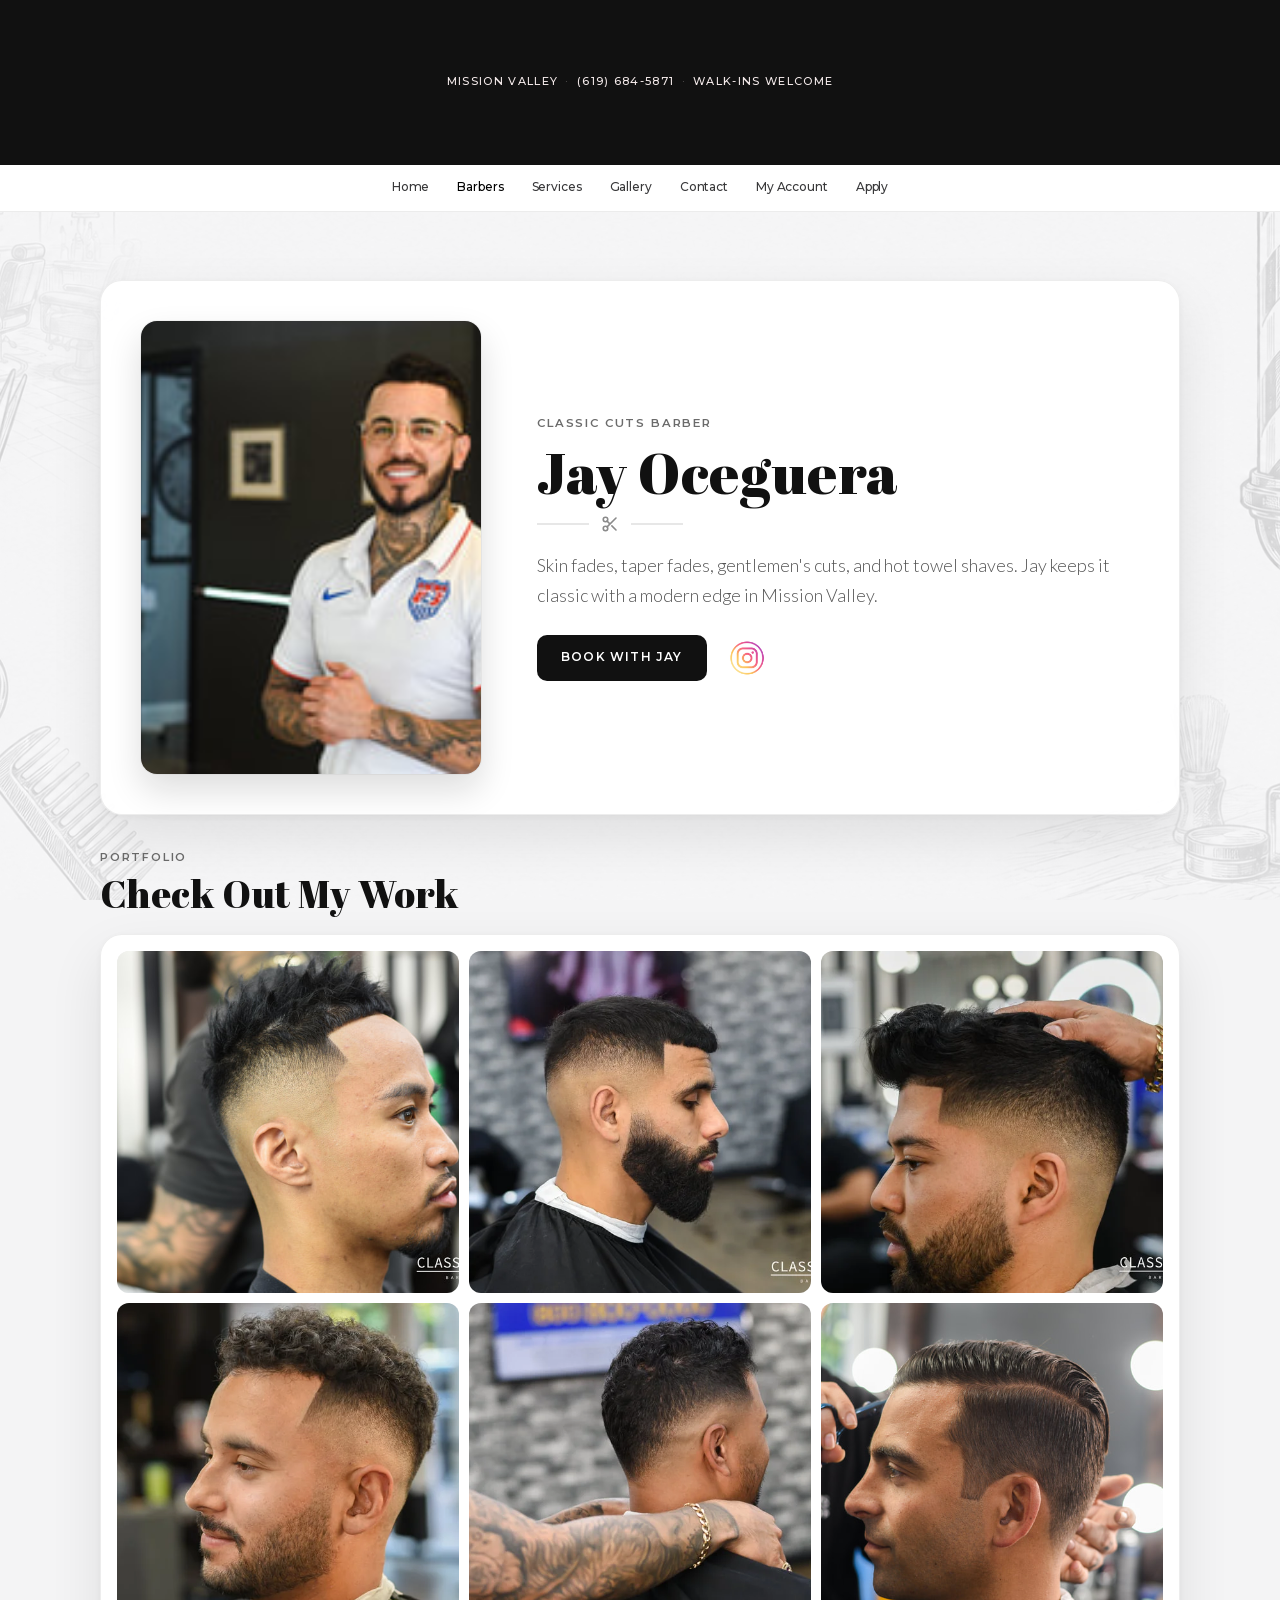
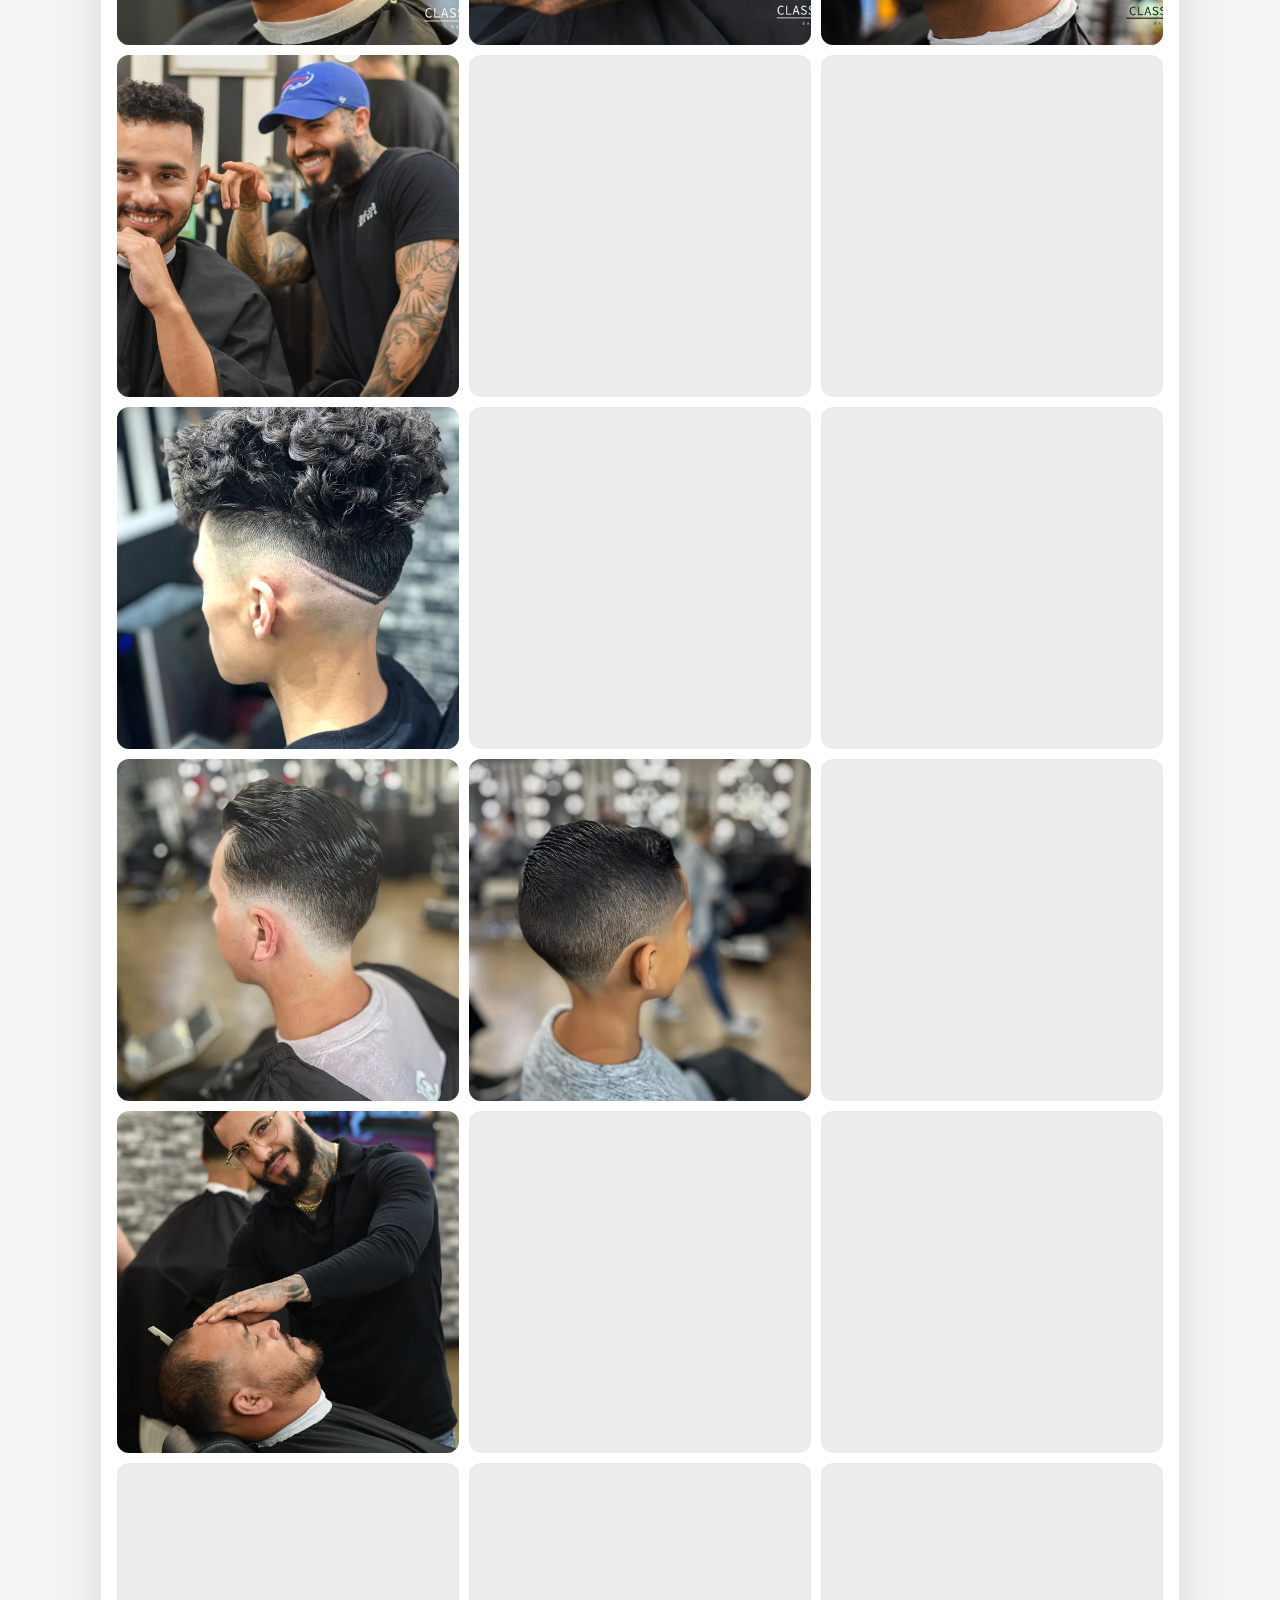
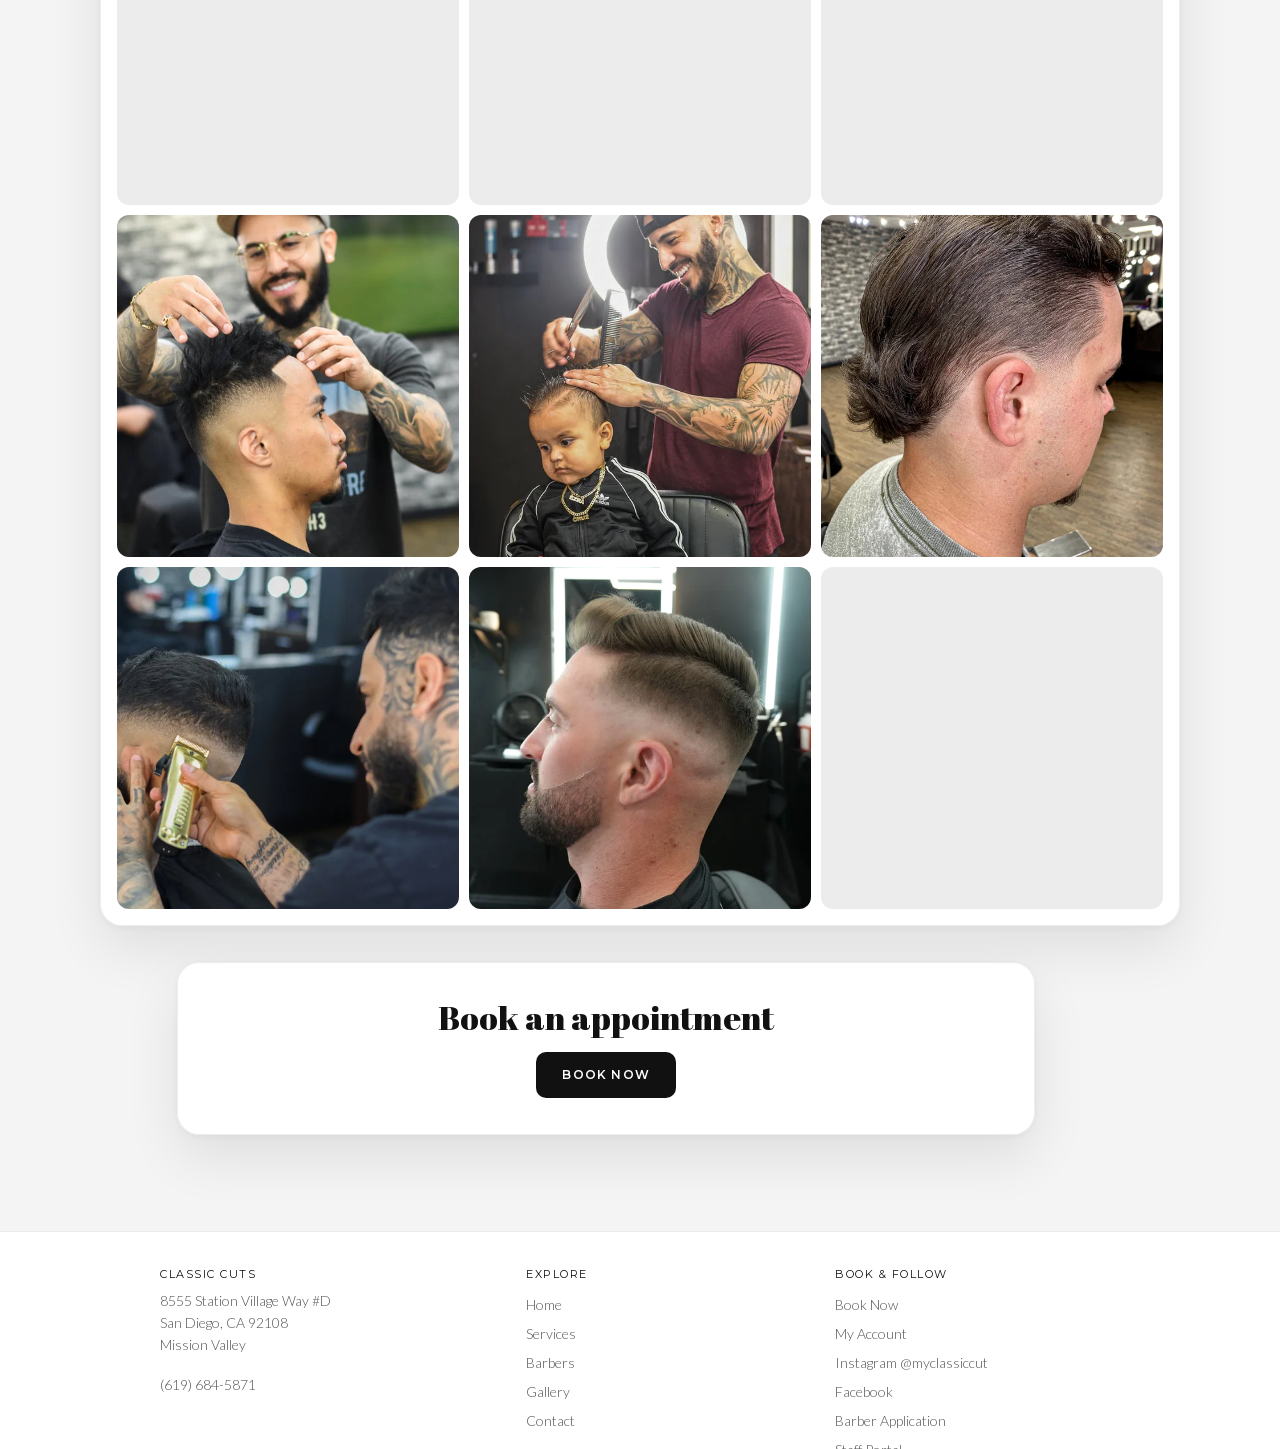
<file: jayoceguera.html>
<!DOCTYPE html>
<html lang="en">
<head>
<title>Jay Oceguera | Barber at Classic Cuts</title>
<link rel="canonical" href="https://www.classiccutssd.com/barbers/jay-oceguera" />
<meta property="og:site_name" content="CLASSIC CUTS BARBERSHOP" />
<meta property="og:title" content="Jay Oceguera | Barber at Classic Cuts" />
<meta property="og:description" content="Skin fades, taper fades, gentlemen's cuts, and hot towel shaves. Jay keeps it classic with a modern edge in Mission Valley, San Diego." />
<meta property="og:image" content="https://www.classiccutssd.com/assets/images/brand/instagram.png?1665179403" />
<meta property="og:image" content="https://www.classiccutssd.com/assets/images/gallery/dsc-0477-copy.jpg" />
<meta property="og:url" content="https://www.classiccutssd.com/barbers/jay-oceguera" />
<meta name="description" content="Skin fades, taper fades, gentlemen's cuts, and hot towel shaves. Jay keeps it classic with a modern edge in Mission Valley, San Diego." />
<meta name="keywords" content="skin fades, shadow fades, tapers, hot shaves, best barbers, barber shop, gentlemen haircut, best cuts in san diego, best barbers in san diegoBest Barber Shop San Diego, San Diego Barber Shop, Skin Fade, Taper, Scissors haircut, Haircuts, 
Kids cuts, barbe" />
<meta http-equiv="Content-Type" content="text/html; charset=utf-8"/>
<meta name="viewport" content="width=device-width, initial-scale=1.0"/>
<meta charset="utf-8" />
<link rel="icon" href="/favicon.ico" sizes="32x32" />
<link rel="icon" type="image/png" href="/assets/images/brand/favicon-32.png" sizes="32x32" />
<link rel="apple-touch-icon" href="/assets/images/brand/apple-touch-icon.png" />
<link rel="stylesheet" href="/assets/css/cc-fonts.css?v=20260814p" />
<link rel="stylesheet" href="/assets/css/cc-base.css?v=20260826a" />
<link rel="stylesheet" href="/assets/css/cc-chrome.css?v=20260814p" />
<link rel="stylesheet" href="/assets/css/cc-nav.css?v=20260814p" />
<link rel="stylesheet" href="/assets/css/cc-mega-barbers.css?v=20261014a" />
<link rel="stylesheet" href="/assets/css/cc-light-shell.css?v=20261022a" />
<link rel="stylesheet" href="/assets/css/cc-profile.css?v=20261022a" />

<script src="/assets/js/cc-business.js?v=20260830b" defer></script>
<script src="/assets/js/cc-nav.js?v=20261014a" defer></script>
</head>
<body class="cc-page-profile">
  <div class="cc-announce" role="banner">
    <span>Mission Valley</span>
    <span class="cc-announce__sep" aria-hidden="true">·</span>
    <a href="tel:6196845871">(619) 684-5871</a>
    <span class="cc-announce__sep" aria-hidden="true">·</span>
    <span>Walk-ins Welcome</span>
  </div>

<div class="cc-site">
  <header class="cc-header">
    <div class="cc-header__bar">
      <button class="cc-hamburger" type="button" aria-label="Menu" aria-expanded="false" aria-controls="cc-mobile-nav">
        <span></span>
      </button>
    </div>
    <nav class="cc-header__nav" aria-label="Primary">
      <div class="cc-nav-shell">
        <ul class="cc-nav">
          <li>
            <a href="/">Home</a>
          </li>
          <li class="is-active has-mega" data-mega="barbers">
            <a href="/barbers">Barbers</a>
          </li>
          <li>
            <a href="/services">Services</a>
          </li>
          <li>
            <a href="/gallery">Gallery</a>
          </li>
          <li>
            <a href="/contact">Contact</a>
          </li>
          <li class="cc-nav-account">
            <a href="/account">My Account</a>
          </li>
          <li class="cc-nav-apply">
            <a href="/apply">Apply</a>
          </li>
        </ul>
      </div>
    </nav>

    <div class="cc-mega" data-mega="barbers" hidden>
      <div class="cc-mega__inner">
        <div class="cc-mega__col cc-mega__col--primary">
          <div class="cc-mega__head">
            <p class="cc-mega__label">Our Barbers</p>
            <a class="cc-mega__all" href="/barbers">View all barbers</a>
          </div>
          <ul class="cc-mega__barbers">
              <li><a class="cc-mega__barber" href="/barbers/ray-lopez"><span class="cc-mega__avatar"><img src="/assets/images/barbers/ray.jpg" alt="" width="44" height="44" loading="lazy" decoding="async" /></span><span class="cc-mega__name">Ray Lopez</span></a></li>
              <li><a class="cc-mega__barber" href="/barbers/jay-oceguera"><span class="cc-mega__avatar"><img src="/assets/images/barbers/jay.jpg" alt="" width="44" height="44" loading="lazy" decoding="async" /></span><span class="cc-mega__name">Jay Oceguera</span></a></li>
              <li><a class="cc-mega__barber" href="/barbers/romero"><span class="cc-mega__avatar"><img src="/assets/images/barbers/romero.png" alt="" width="44" height="44" loading="lazy" decoding="async" /></span><span class="cc-mega__name">Romero Jorge</span></a></li>
              <li><a class="cc-mega__barber" href="/barbers/colton-ballew"><span class="cc-mega__avatar"><img src="/assets/images/barbers/colton.png" alt="" width="44" height="44" loading="lazy" decoding="async" /></span><span class="cc-mega__name">Colton Ballew</span></a></li>
              <li><a class="cc-mega__barber" href="/barbers/will-jaimes"><span class="cc-mega__avatar"><img src="/assets/images/barbers/will.png" alt="" width="44" height="44" loading="lazy" decoding="async" /></span><span class="cc-mega__name">Will Jaimes</span></a></li>
              <li><a class="cc-mega__barber" href="/barbers/tammy"><span class="cc-mega__avatar" aria-hidden="true">T</span><span class="cc-mega__name">Tammy</span></a></li>
              <li><a class="cc-mega__barber" href="/barbers/tevel"><span class="cc-mega__avatar"><img src="/assets/images/barbers/tevel.jpg" alt="" width="44" height="44" loading="lazy" decoding="async" /></span><span class="cc-mega__name">Tevel</span></a></li>
          </ul>
        </div>
        <div class="cc-mega__col">
          <p class="cc-mega__label">Book &amp; Visit</p>
          <ul class="cc-mega__links">
            <li><a href="/book">Book online</a></li>
            <li><a href="/account">My account</a></li>
            <li><a href="tel:6196845871">Call (619) 684-5871</a></li>
            <li><a href="https://www.google.com/maps/dir/?api=1&destination=8555+Station+Village+Way,+San+Diego,+CA+92108" target="_blank" rel="noopener noreferrer">Get directions</a></li>
            <li><a href="https://www.instagram.com/myclassiccut/" target="_blank" rel="noopener noreferrer">Instagram</a></li>
            <li class="cc-mega__staff"><a href="https://booking.fpdesigner.com/staff/classic-cuts/login">Staff Portal</a></li>
          </ul>
        </div>
      </div>
    </div>
  </header>
  <div class="cc-nav-backdrop" hidden></div>
  <nav class="cc-mobile-nav" id="cc-mobile-nav" aria-label="Mobile" aria-hidden="true">
    <ul class="cc-nav">
      <li><a href="/">Home</a></li>
      <li class="is-active has-mega"><a href="/barbers">Barbers</a>
        <ul class="cc-mega-mobile">
          <li><a class="cc-mobile-barber" href="/barbers/ray-lopez"><span class="cc-mega__avatar"><img src="/assets/images/barbers/ray.jpg" alt="" width="44" height="44" loading="lazy" decoding="async" /></span><span class="cc-mega__name">Ray Lopez</span></a></li>
          <li><a class="cc-mobile-barber" href="/barbers/jay-oceguera"><span class="cc-mega__avatar"><img src="/assets/images/barbers/jay.jpg" alt="" width="44" height="44" loading="lazy" decoding="async" /></span><span class="cc-mega__name">Jay Oceguera</span></a></li>
          <li><a class="cc-mobile-barber" href="/barbers/romero"><span class="cc-mega__avatar"><img src="/assets/images/barbers/romero.png" alt="" width="44" height="44" loading="lazy" decoding="async" /></span><span class="cc-mega__name">Romero Jorge</span></a></li>
          <li><a class="cc-mobile-barber" href="/barbers/colton-ballew"><span class="cc-mega__avatar"><img src="/assets/images/barbers/colton.png" alt="" width="44" height="44" loading="lazy" decoding="async" /></span><span class="cc-mega__name">Colton Ballew</span></a></li>
          <li><a class="cc-mobile-barber" href="/barbers/will-jaimes"><span class="cc-mega__avatar"><img src="/assets/images/barbers/will.png" alt="" width="44" height="44" loading="lazy" decoding="async" /></span><span class="cc-mega__name">Will Jaimes</span></a></li>
          <li><a class="cc-mobile-barber" href="/barbers/tammy"><span class="cc-mega__avatar" aria-hidden="true">T</span><span class="cc-mega__name">Tammy</span></a></li>
          <li><a class="cc-mobile-barber" href="/barbers/tevel"><span class="cc-mega__avatar"><img src="/assets/images/barbers/tevel.jpg" alt="" width="44" height="44" loading="lazy" decoding="async" /></span><span class="cc-mega__name">Tevel</span></a></li>
        </ul>
      </li>
      <li><a href="/services">Services</a></li>
      <li><a href="/gallery">Gallery</a></li>
      <li><a href="/contact">Contact</a></li>
      <li class="cc-nav-account"><a href="/account">My Account</a></li>
      <li class="cc-nav-apply"><a href="/apply">Apply</a></li>
    </ul>
    <div class="cc-mobile-actions">
      <a class="cc-btn cc-btn--light" href="/book">Book Now</a>
      <a class="cc-btn cc-btn--ghost-light" href="tel:6196845871">Call (619) 684-5871</a>
    </div>
    <div class="cc-mobile-extra">
      <a href="https://www.google.com/maps/dir/?api=1&destination=8555+Station+Village+Way,+San+Diego,+CA+92108" target="_blank" rel="noopener noreferrer">Directions</a>
      <a href="https://www.instagram.com/myclassiccut/" target="_blank" rel="noopener noreferrer">Instagram</a>
      <a class="cc-mobile-extra__staff" href="https://booking.fpdesigner.com/staff/classic-cuts/login">Staff Portal</a>
    </div>
  </nav>

  <main id="cc-content" class="cc-main cc-legacy">
<div class="wsite-section-wrap">
	<div class="wsite-section wsite-body-section wsite-background-38"  >
		<div class="wsite-section-content">
        <div class="container">
			<div class="wsite-section-elements">
<header class="cc-profile-hero">
  <div class="cc-profile-hero__photo-wrap">
    <img class="cc-profile-hero__photo" src="/assets/images/barbers/jay.jpg" alt="Jay Oceguera" width="480" height="640" />
  </div>
  <div class="cc-profile-hero__copy">
    <p class="cc-profile-hero__eyebrow">Classic Cuts Barber</p>
    <h1 class="cc-profile-hero__name">Jay Oceguera</h1>
    <p class="cc-profile-hero__bio">Skin fades, taper fades, gentlemen&#x27;s cuts, and hot towel shaves. Jay keeps it classic with a modern edge in Mission Valley.</p>
    <div class="cc-profile-hero__actions">
      <a class="cc-btn cc-btn--dark" href="/book">Book with Jay</a>
      <a class="cc-profile-hero__ig" href="https://www.instagram.com/myclassiccut/" target="_blank" rel="noopener noreferrer" aria-label="Instagram"><img src="/assets/images/brand/instagram.png" alt="" width="40" height="40" /></a>
    </div>
  </div>
</header>

<div><div style="height: 20px; overflow: hidden; width: 100%;"></div>
<hr class="styled-hr" style="width:100%;"></hr>
<div style="height: 20px; overflow: hidden; width: 100%;"></div></div>

<h2 class="wsite-content-title" style="text-align:center;">Check Out My Work</h2>

<div><div style="height: 20px; overflow: hidden; width: 100%;"></div>
<hr class="styled-hr" style="width:100%;"></hr>
<div style="height: 20px; overflow: hidden; width: 100%;"></div></div>

<div><div style="height:20px;overflow:hidden"></div>
<div class="cc-work-grid" id="579759076847947017-work" role="list"><a class="cc-work-grid__item" href="/assets/images/gallery/dsc-0477-copy.jpg" data-lightbox="work"><img src="/assets/images/gallery/dsc-0477-copy.jpg" alt="Haircut by Jay Oceguera" loading="lazy" decoding="async" width="800" height="535" /></a><a class="cc-work-grid__item" href="/assets/images/barbers/portfolio/jay/dsc-0204-copy.webp" data-lightbox="work"><img src="/assets/images/barbers/portfolio/jay/dsc-0204-copy.webp" alt="Fringe haircut with full beard by Jay Oceguera" loading="lazy" decoding="async" width="800" height="535" /></a><a class="cc-work-grid__item" href="/assets/images/barbers/portfolio/jay/dsc-0311-copy.webp" data-lightbox="work"><img src="/assets/images/barbers/portfolio/jay/dsc-0311-copy.webp" alt="Jay Oceguera styling a textured quiff with fade" loading="lazy" decoding="async" width="800" height="535" /></a><a class="cc-work-grid__item" href="/assets/images/barbers/portfolio/jay/1dsc-0378-copy.webp" data-lightbox="work"><img src="/assets/images/barbers/portfolio/jay/1dsc-0378-copy.webp" alt="Curly textured fade with beard by Jay Oceguera" loading="lazy" decoding="async" width="800" height="535" /></a><a class="cc-work-grid__item" href="/assets/images/barbers/portfolio/jay/dsc-0553-copy.webp" data-lightbox="work"><img src="/assets/images/barbers/portfolio/jay/dsc-0553-copy.webp" alt="Buzz fade, back of head, by Jay Oceguera" loading="lazy" decoding="async" width="800" height="535" /></a><a class="cc-work-grid__item" href="/assets/images/gallery/dsc-0136-copy.jpg" data-lightbox="work"><img src="/assets/images/gallery/dsc-0136-copy.jpg" alt="Haircut by Jay Oceguera" loading="lazy" decoding="async" width="800" height="535" /></a><a class="cc-work-grid__item" href="/assets/images/barbers/portfolio/jay/dsc-0385.webp" data-lightbox="work"><img src="/assets/images/barbers/portfolio/jay/dsc-0385.webp" alt="Jay Oceguera with a client at Classic Cuts Barbershop" loading="lazy" decoding="async" width="800" height="535" /></a><a class="cc-work-grid__item" href="/assets/images/barbers/portfolio/jay/dsc-0120-copy.webp" data-lightbox="work"><img src="/assets/images/barbers/portfolio/jay/dsc-0120-copy.webp" alt="Jay Oceguera lining up a fade" loading="lazy" decoding="async" width="800" height="535" /></a><a class="cc-work-grid__item" href="/assets/images/barbers/portfolio/jay/dsc-0186-copy.webp" data-lightbox="work"><img src="/assets/images/barbers/portfolio/jay/dsc-0186-copy.webp" alt="Slicked side-part fade by Jay Oceguera" loading="lazy" decoding="async" width="800" height="535" /></a><a class="cc-work-grid__item" href="/assets/images/barbers/portfolio/jay/8.webp" data-lightbox="work"><img src="/assets/images/barbers/portfolio/jay/8.webp" alt="Curly top fade with shaved side design by Jay Oceguera" loading="lazy" decoding="async" width="600" height="800" /></a><a class="cc-work-grid__item" href="/assets/images/barbers/portfolio/jay/dsc-0683-copy.webp" data-lightbox="work"><img src="/assets/images/barbers/portfolio/jay/dsc-0683-copy.webp" alt="Jay Oceguera with a client, curly fade haircut" loading="lazy" decoding="async" width="535" height="800" /></a><a class="cc-work-grid__item" href="/assets/images/barbers/portfolio/jay/img-0792-copy.webp" data-lightbox="work"><img src="/assets/images/barbers/portfolio/jay/img-0792-copy.webp" alt="Curly crop with shaved side design" loading="lazy" decoding="async" width="600" height="800" /></a><a class="cc-work-grid__item" href="/assets/images/barbers/portfolio/jay/19.webp" data-lightbox="work"><img src="/assets/images/barbers/portfolio/jay/19.webp" alt="Slicked side-part taper fade, back of head" loading="lazy" decoding="async" width="600" height="800" /></a><a class="cc-work-grid__item" href="/assets/images/barbers/portfolio/jay/20.webp" data-lightbox="work"><img src="/assets/images/barbers/portfolio/jay/20.webp" alt="Side-part fade on a young client" loading="lazy" decoding="async" width="600" height="800" /></a><a class="cc-work-grid__item" href="/assets/images/barbers/portfolio/jay/17.webp" data-lightbox="work"><img src="/assets/images/barbers/portfolio/jay/17.webp" alt="Jay Oceguera lining up a fringe haircut" loading="lazy" decoding="async" width="600" height="800" /></a><a class="cc-work-grid__item" href="/assets/images/barbers/portfolio/jay/dsc-0977-copy.webp" data-lightbox="work"><img src="/assets/images/barbers/portfolio/jay/dsc-0977-copy.webp" alt="Jay Oceguera grooming a client's beard" loading="lazy" decoding="async" width="535" height="800" /></a><a class="cc-work-grid__item" href="/assets/images/barbers/portfolio/jay/13.webp" data-lightbox="work"><img src="/assets/images/barbers/portfolio/jay/13.webp" alt="Curly textured fade, close-up" loading="lazy" decoding="async" width="600" height="800" /></a><a class="cc-work-grid__item" href="/assets/images/barbers/portfolio/jay/dsc-0394-copy.webp" data-lightbox="work"><img src="/assets/images/barbers/portfolio/jay/dsc-0394-copy.webp" alt="Jay Oceguera with a client, textured fringe fade" loading="lazy" decoding="async" width="535" height="800" /></a><a class="cc-work-grid__item" href="/assets/images/barbers/portfolio/jay/dsc-0853.webp" data-lightbox="work"><img src="/assets/images/barbers/portfolio/jay/dsc-0853.webp" alt="Jay Oceguera combing a client's haircut" loading="lazy" decoding="async" width="800" height="535" /></a><a class="cc-work-grid__item" href="/assets/images/barbers/portfolio/jay/dsc-0885.webp" data-lightbox="work"><img src="/assets/images/barbers/portfolio/jay/dsc-0885.webp" alt="Jay Oceguera grooming a reclined client's beard" loading="lazy" decoding="async" width="535" height="800" /></a><a class="cc-work-grid__item" href="/assets/images/barbers/portfolio/jay/dsc-0764-copy.webp" data-lightbox="work"><img src="/assets/images/barbers/portfolio/jay/dsc-0764-copy.webp" alt="Jay Oceguera giving a young client a side-part fade" loading="lazy" decoding="async" width="800" height="535" /></a><a class="cc-work-grid__item" href="/assets/images/barbers/portfolio/jay/dsc-0480-copy.webp" data-lightbox="work"><img src="/assets/images/barbers/portfolio/jay/dsc-0480-copy.webp" alt="Jay Oceguera styling a textured quiff with fade" loading="lazy" decoding="async" width="535" height="800" /></a><a class="cc-work-grid__item" href="/assets/images/barbers/portfolio/jay/dsc-0944.webp" data-lightbox="work"><img src="/assets/images/barbers/portfolio/jay/dsc-0944.webp" alt="Jay Oceguera cutting a toddler's hair" loading="lazy" decoding="async" width="535" height="800" /></a><a class="cc-work-grid__item" href="/assets/images/barbers/portfolio/jay/14.webp" data-lightbox="work"><img src="/assets/images/barbers/portfolio/jay/14.webp" alt="Medium-length wavy haircut, back of head" loading="lazy" decoding="async" width="600" height="800" /></a><a class="cc-work-grid__item" href="/assets/images/barbers/portfolio/jay/dsc-0120.webp" data-lightbox="work"><img src="/assets/images/barbers/portfolio/jay/dsc-0120.webp" alt="Jay Oceguera lining up a fade" loading="lazy" decoding="async" width="800" height="535" /></a><a class="cc-work-grid__item" href="/assets/images/barbers/portfolio/jay/dsc00142.webp" data-lightbox="work"><img src="/assets/images/barbers/portfolio/jay/dsc00142.webp" alt="Pompadour with fade and light beard" loading="lazy" decoding="async" width="800" height="533" /></a><a class="cc-work-grid__item" href="/assets/images/barbers/portfolio/jay/dsc00143.webp" data-lightbox="work"><img src="/assets/images/barbers/portfolio/jay/dsc00143.webp" alt="Textured crop with clean fade, back of head" loading="lazy" decoding="async" width="800" height="533" /></a></div>

<div style="height:20px;overflow:hidden"></div></div>

<div><div style="height: 20px; overflow: hidden; width: 100%;"></div>
<hr class="styled-hr" style="width:100%;"></hr>
<div style="height: 20px; overflow: hidden; width: 100%;"></div></div>

<div><div class="wsite-multicol"><div class="wsite-multicol-table-wrap" style="margin:0 -15px;">
	<table class="wsite-multicol-table">
		<tbody class="wsite-multicol-tbody">
			<tr class="wsite-multicol-tr">
				<td class="wsite-multicol-col" style="width:11.717171717172%; padding:0 15px;">
					
						

<div class="wsite-spacer" style="height:50px;"></div>

					
				</td>				<td class="wsite-multicol-col" style="width:71.414141414141%; padding:0 15px;">
					
						

<div class="cc-profile-book"><h2>Book an appointment</h2><a class="cc-btn cc-btn--dark" href="/book">Book Now</a></div>

					
				</td>				<td class="wsite-multicol-col" style="width:16.868686868687%; padding:0 15px;">
					
						

<div class="wsite-spacer" style="height:50px;"></div>

					
				</td>			</tr>
		</tbody>
	</table>
</div></div></div>
			</div>
		</div>
      </div>

	</div>
</div>
  </main>
  <footer class="footer-wrap cc-footer">
    <div class="cc-footer__inner">
      <div>
        <h4>Classic Cuts</h4>
        <p>8555 Station Village Way #D<br>San Diego, CA 92108<br>Mission Valley</p>
        <p><a href="tel:6196845871">(619) 684-5871</a></p>
      </div>
      <div>
        <h4>Explore</h4>
        <p>
          <a href="/">Home</a><br>
          <a href="/services">Services</a><br>
          <a href="/barbers">Barbers</a><br>
          <a href="/gallery">Gallery</a><br>
          <a href="/contact">Contact</a>
        </p>
      </div>
      <div>
        <h4>Book &amp; Follow</h4>
        <p>
          <a href="/book">Book Now</a><br>
          <a href="/account">My Account</a><br>
          <a href="https://www.instagram.com/myclassiccut/" target="_blank" rel="noopener noreferrer">Instagram @myclassiccut</a><br>
          <a href="https://www.facebook.com/myclassiccut/" target="_blank" rel="noopener noreferrer">Facebook</a><br>
          <a href="/apply">Barber Application</a><br>
          <a href="https://booking.fpdesigner.com/staff/classic-cuts/login">Staff Portal</a>
        </p>
      </div>
      <p class="cc-footer__copy">© 2026 Classic Cuts Barbershop. All rights reserved.</p>
    </div>
  </footer>

</div>

<script src="/assets/js/cc-profile.js?v=20260814a" defer></script>
</body>
</html>
</file>
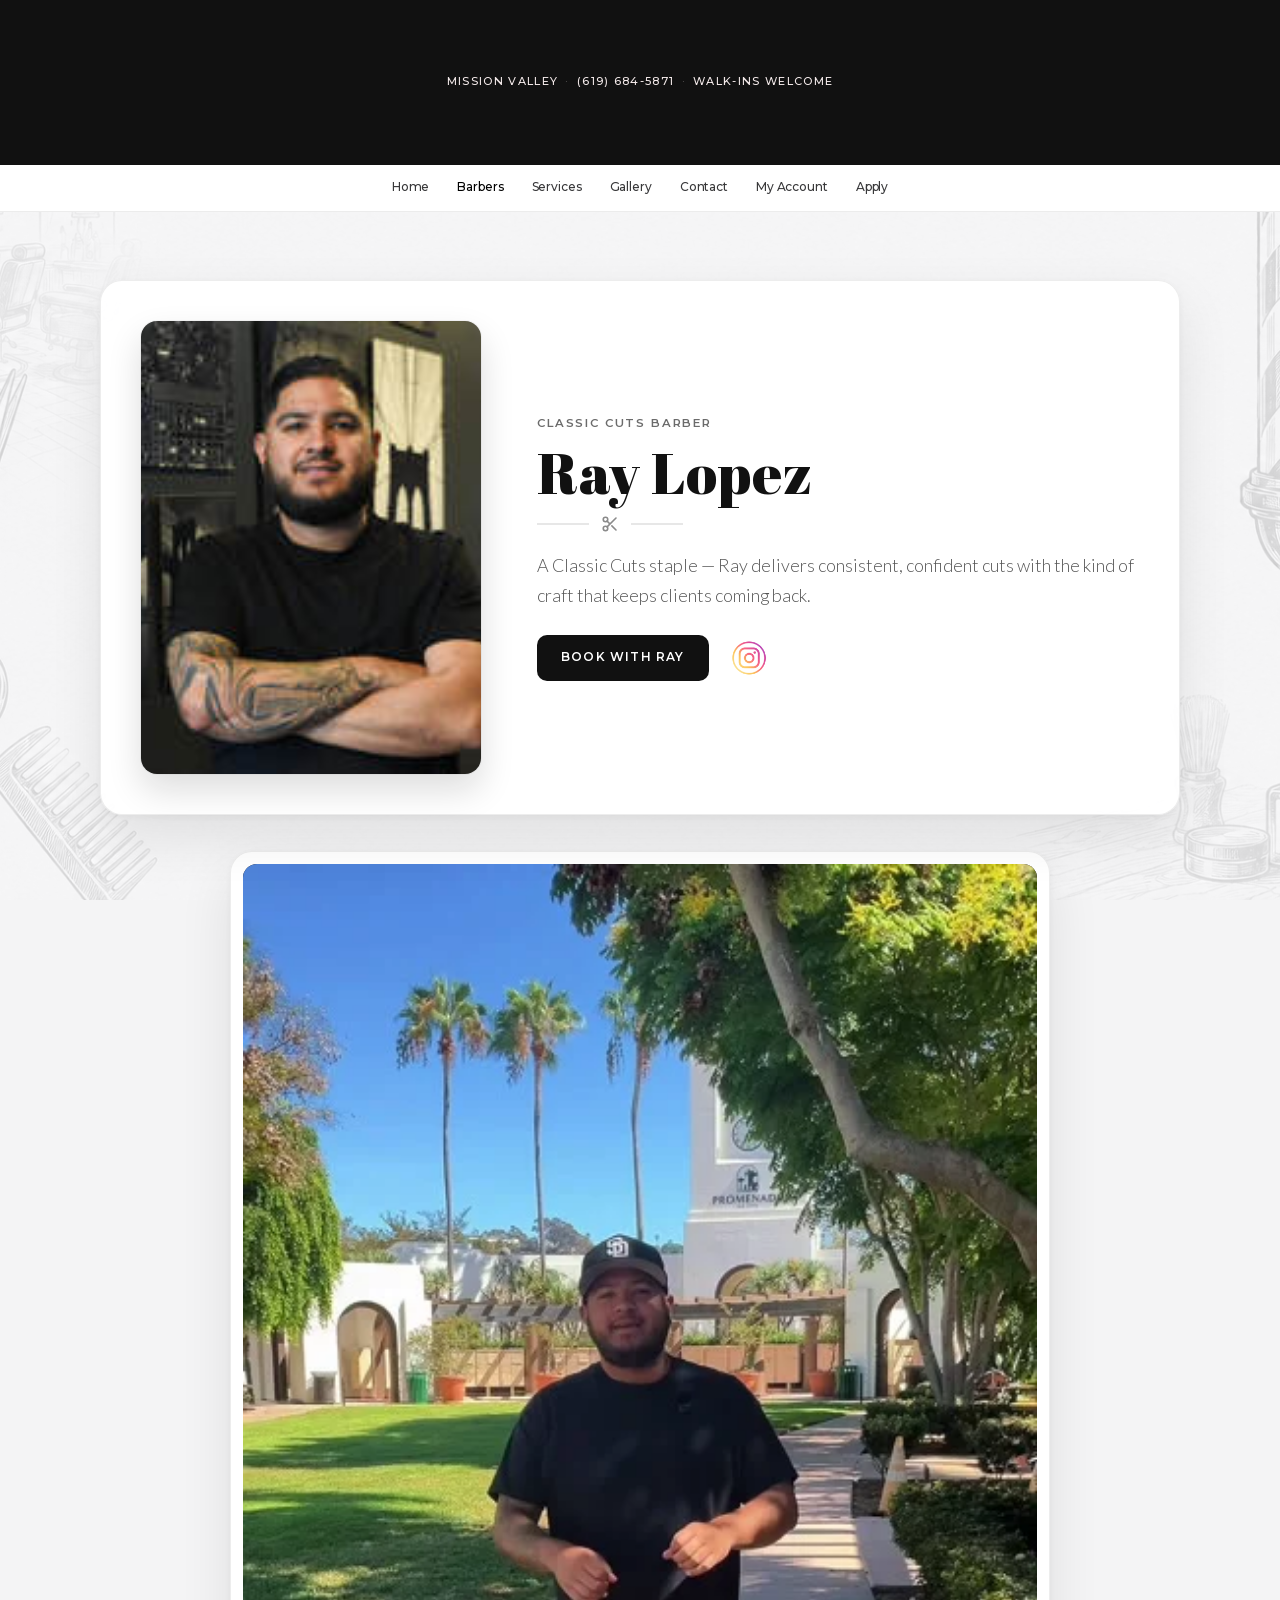
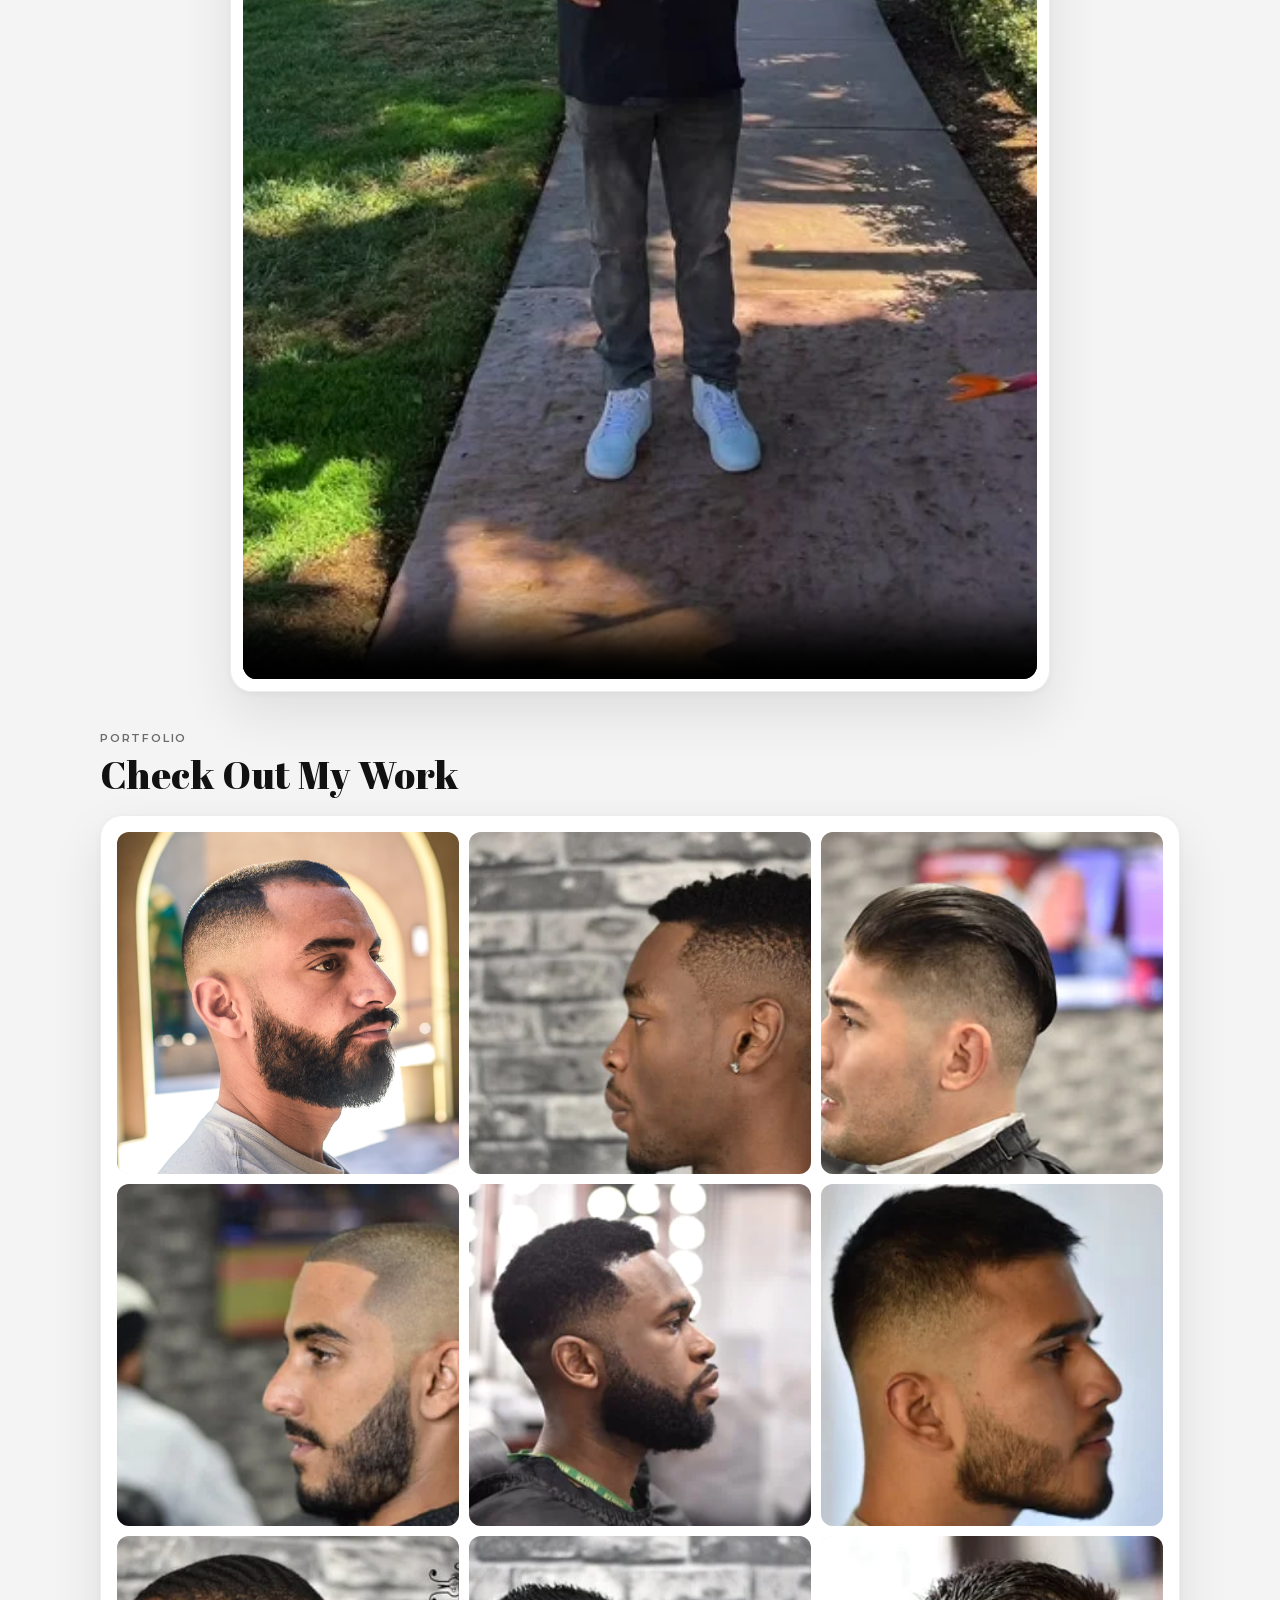
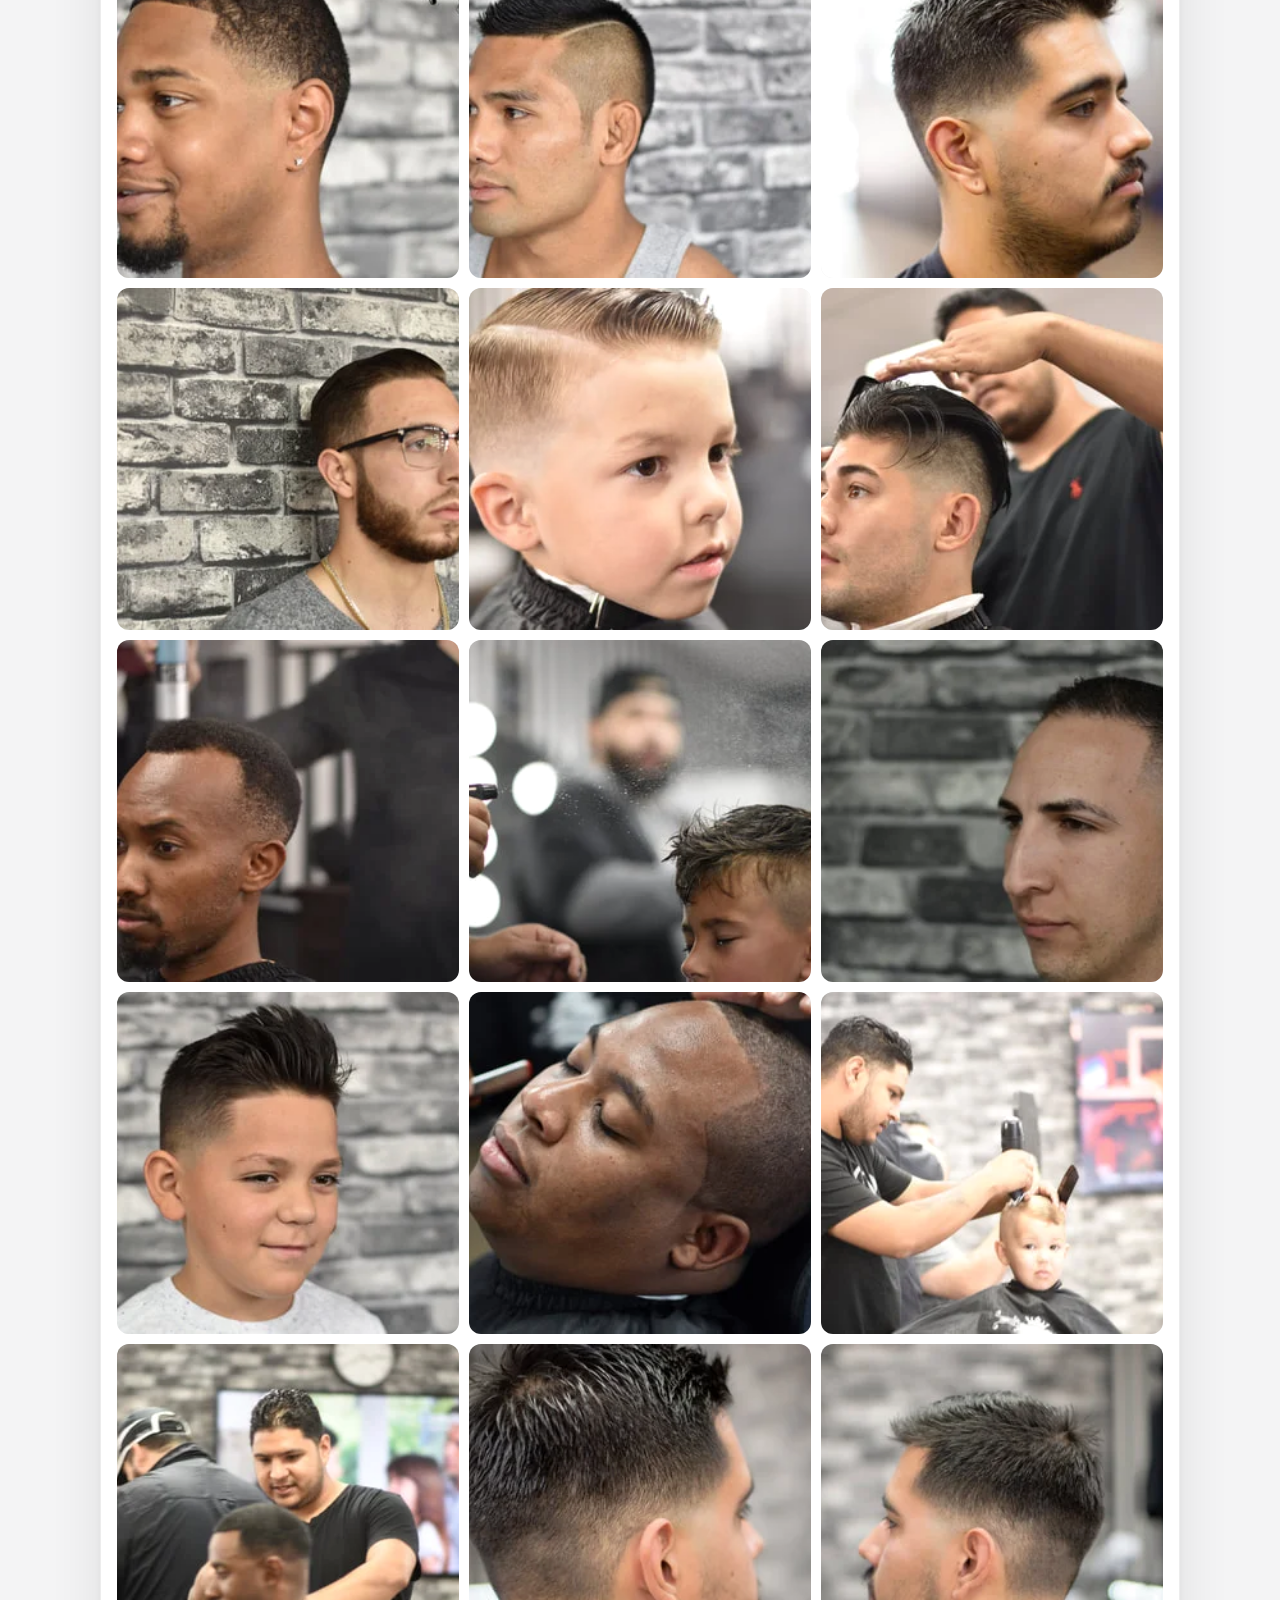
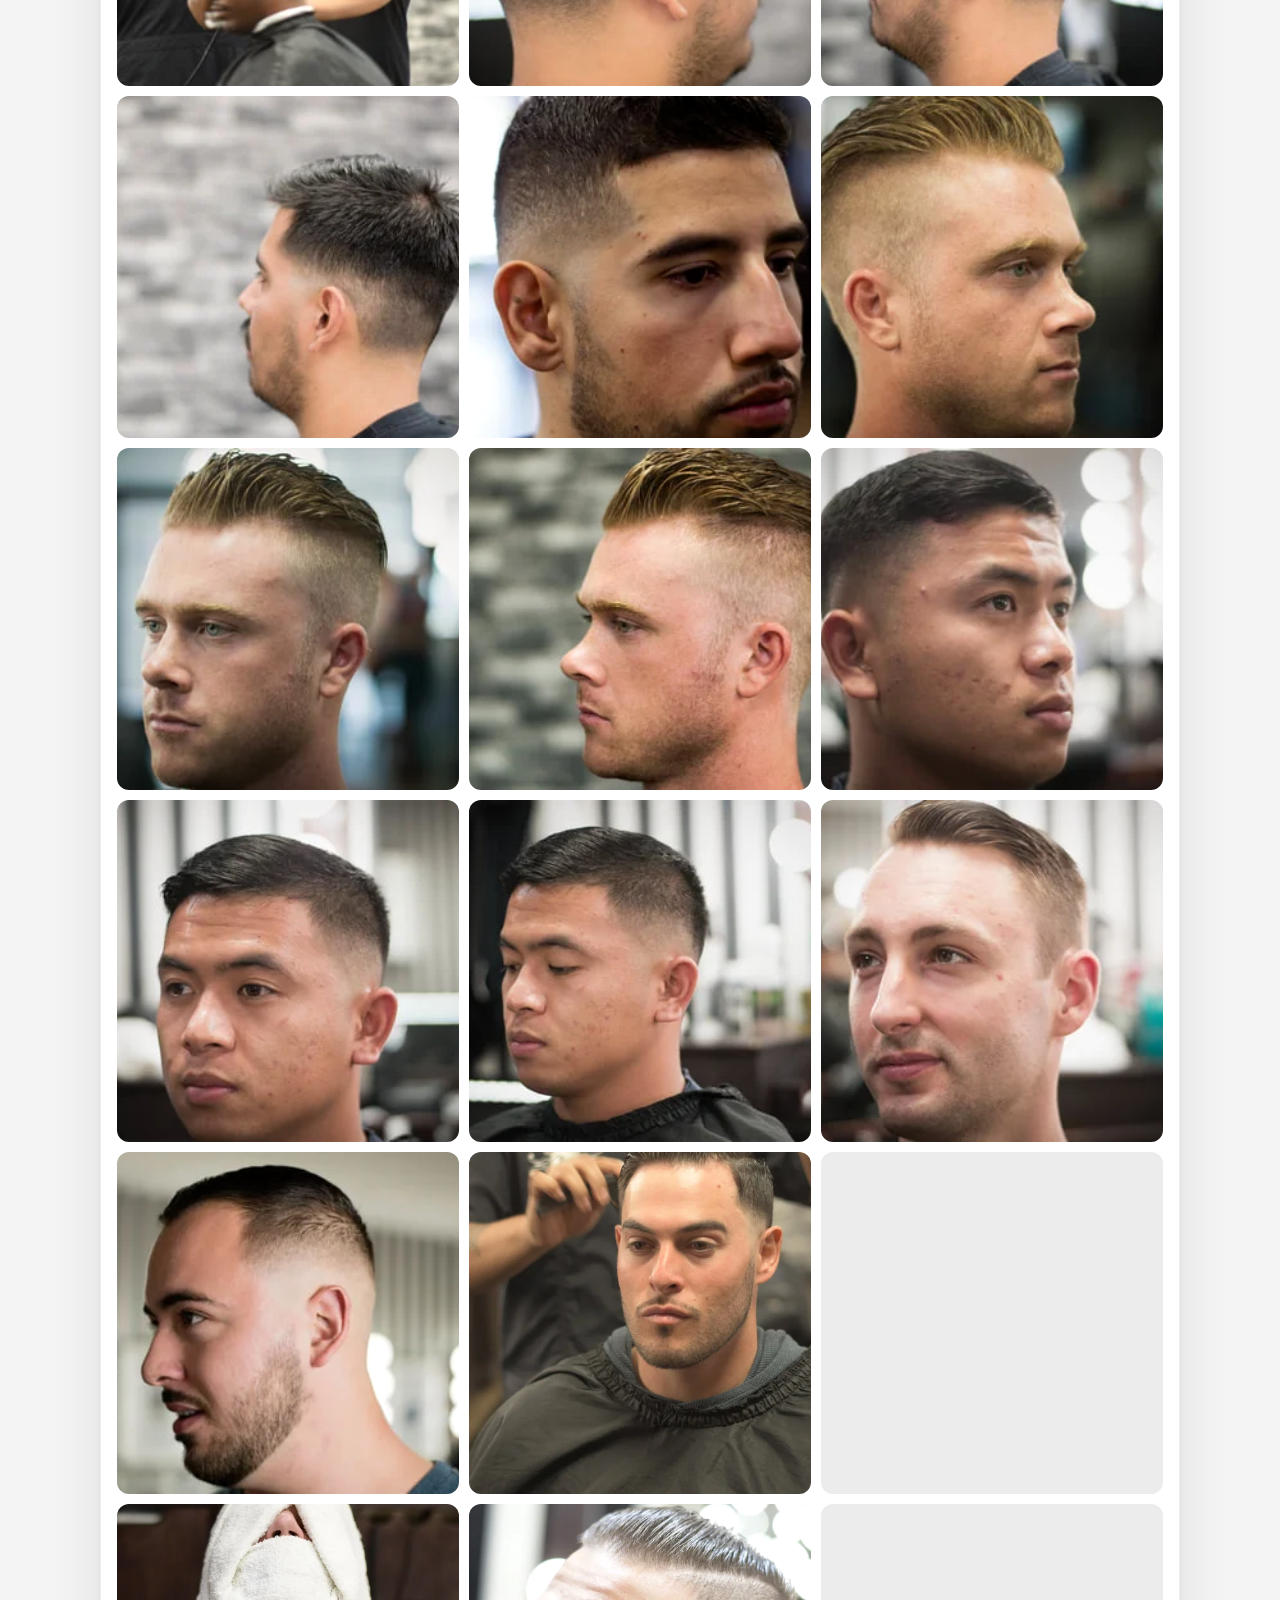
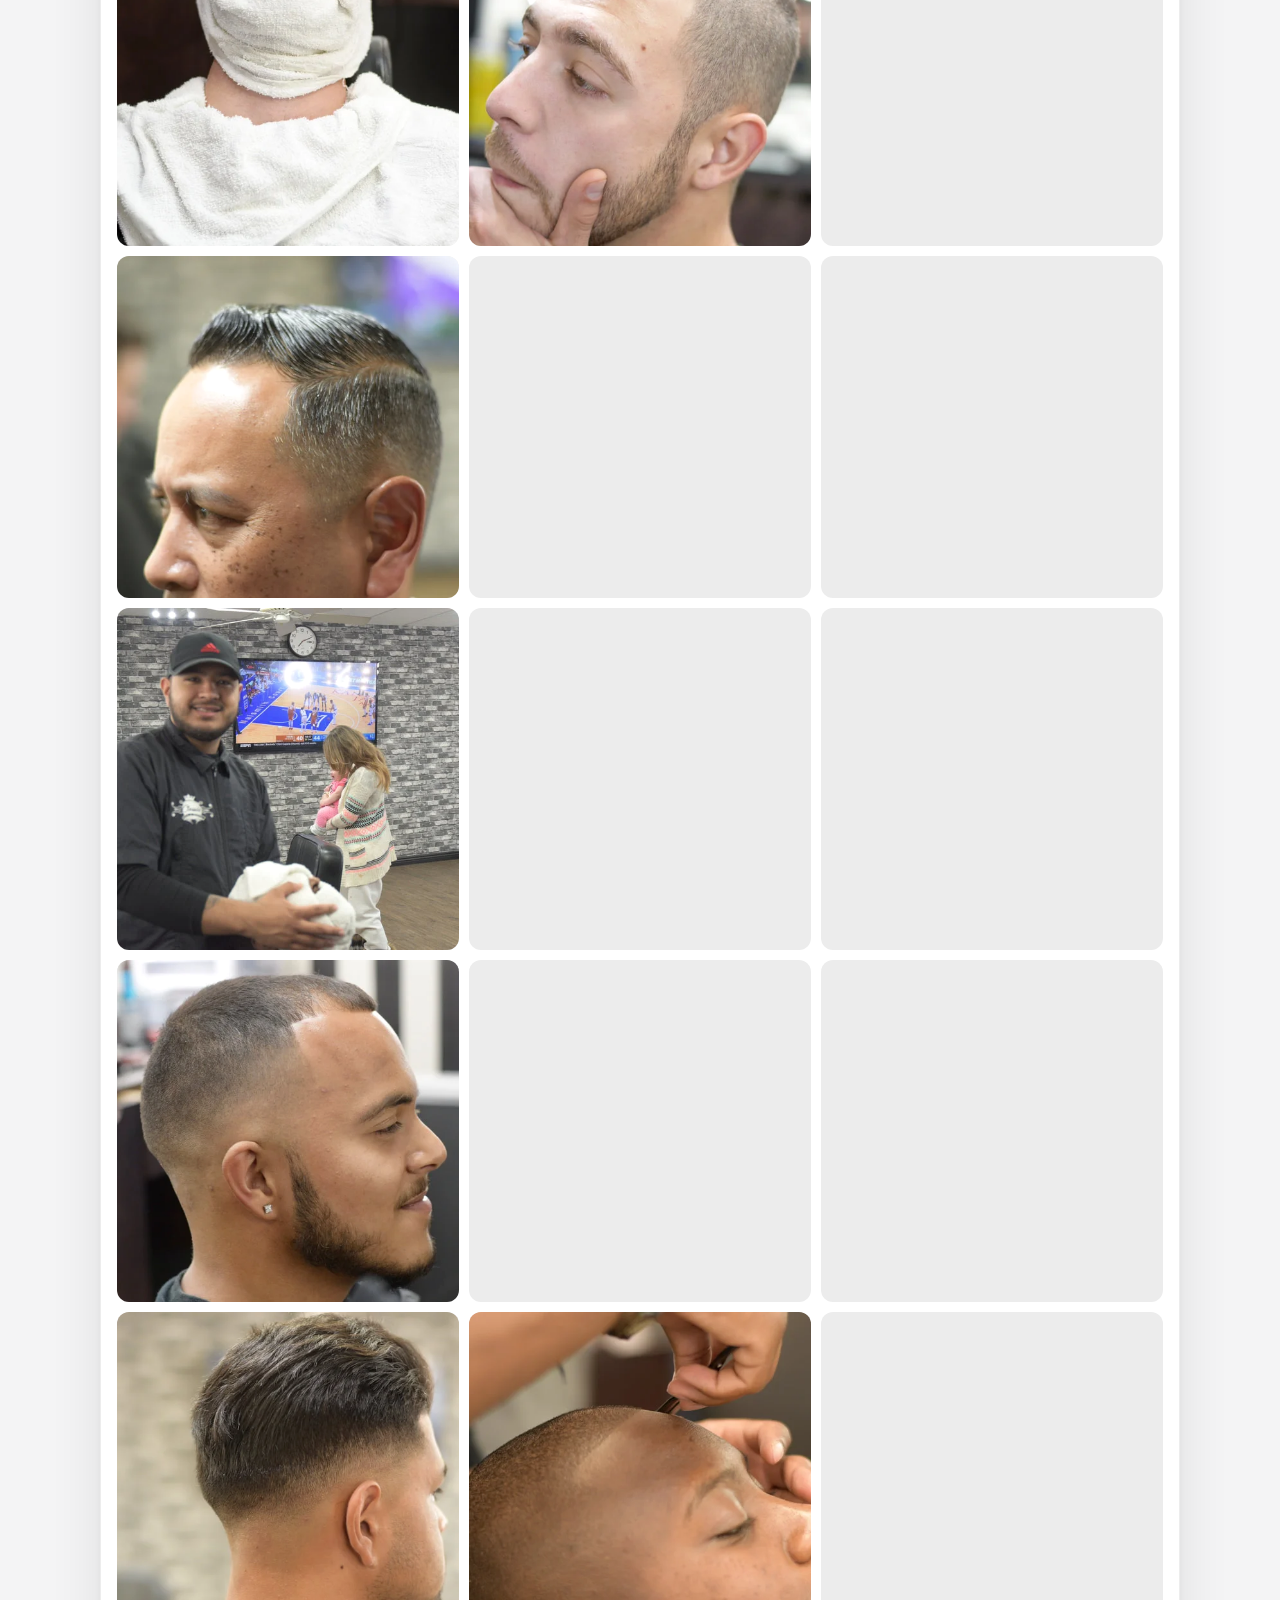
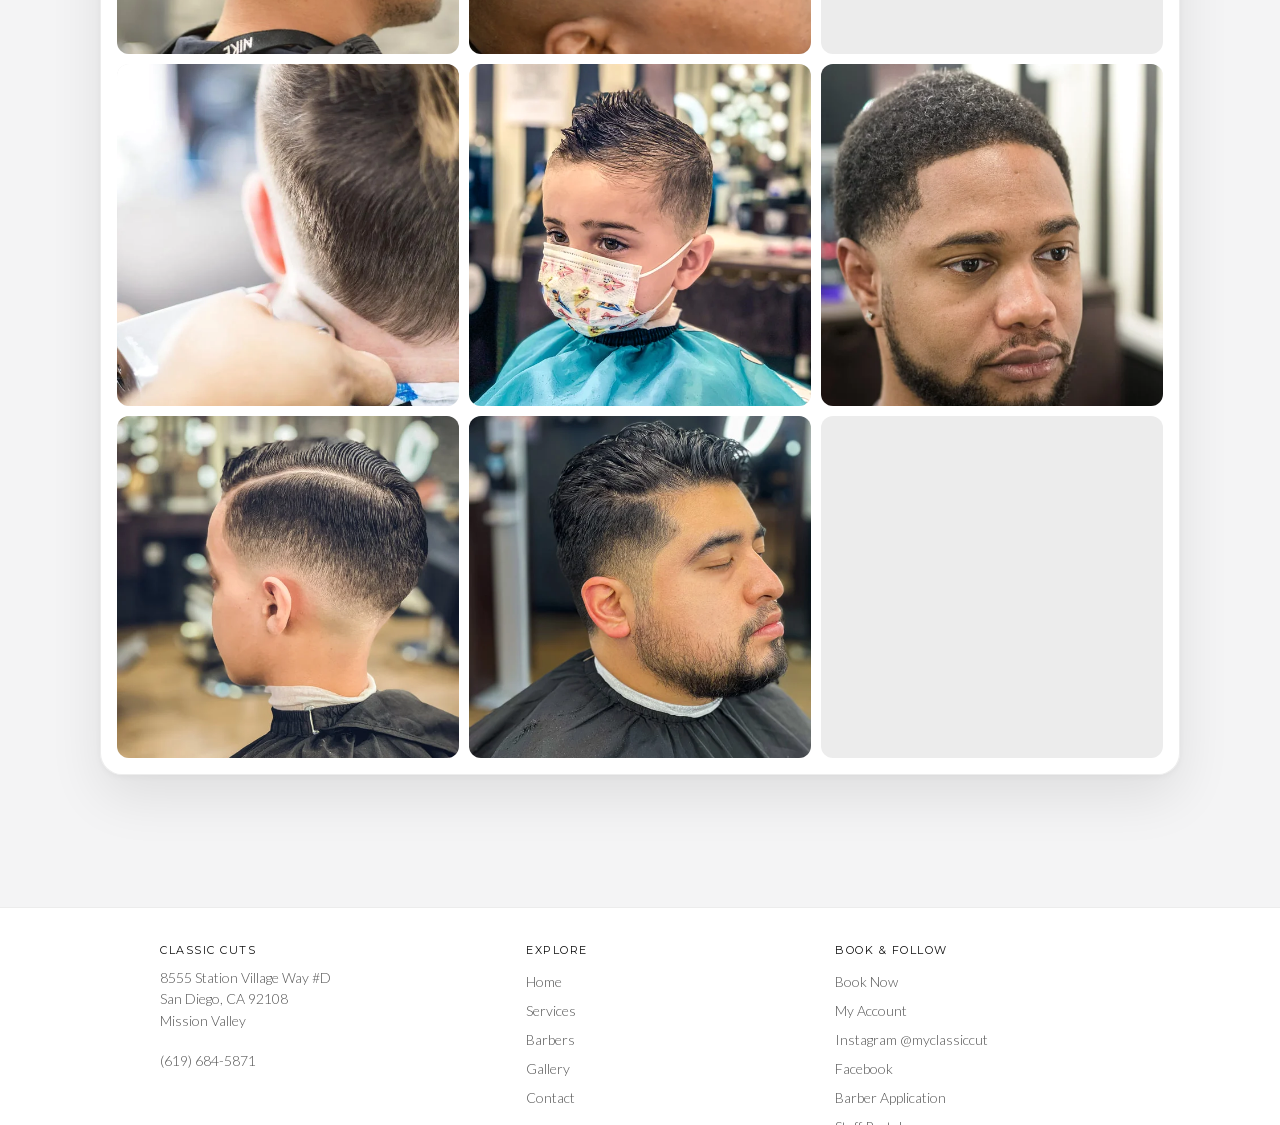
<file: raylopez.html>
<!DOCTYPE html>
<html lang="en">
<head>
<title>Ray Lopez | Barber at Classic Cuts</title>
<link rel="canonical" href="https://www.classiccutssd.com/barbers/ray-lopez" />
<meta property="og:site_name" content="CLASSIC CUTS BARBERSHOP" />
<meta property="og:title" content="Ray Lopez | Barber at Classic Cuts" />
<meta property="og:description" content="A Classic Cuts staple — Ray delivers consistent, confident cuts with the kind of craft that keeps clients coming back. Book with Ray in Mission Valley, San Diego." />
<meta property="og:image" content="https://www.classiccutssd.com/assets/images/brand/instagram.jpg?1670293598" />
<meta property="og:image" content="https://www.classiccutssd.com/assets/images/gallery/dsc-0114-copy.jpg" />
<meta property="og:url" content="https://www.classiccutssd.com/barbers/ray-lopez" />
<meta name="description" content="A Classic Cuts staple — Ray delivers consistent, confident cuts with the kind of craft that keeps clients coming back. Book with Ray in Mission Valley, San Diego." />
<meta name="keywords" content="Best Barber Shop San Diego, San Diego Barber Shop, Skin Fade, Taper, Scissors haircut, Haircuts, 
Kids cuts, barber shop near me, best barer shop near me, Mission valley barber shop" />
<meta http-equiv="Content-Type" content="text/html; charset=utf-8"/>
<meta name="viewport" content="width=device-width, initial-scale=1.0"/>
<meta charset="utf-8" />
<link rel="icon" href="/favicon.ico" sizes="32x32" />
<link rel="icon" type="image/png" href="/assets/images/brand/favicon-32.png" sizes="32x32" />
<link rel="apple-touch-icon" href="/assets/images/brand/apple-touch-icon.png" />
<link rel="stylesheet" href="/assets/css/cc-fonts.css?v=20260814p" />
<link rel="stylesheet" href="/assets/css/cc-base.css?v=20260826a" />
<link rel="stylesheet" href="/assets/css/cc-chrome.css?v=20260814p" />
<link rel="stylesheet" href="/assets/css/cc-nav.css?v=20260814p" />
<link rel="stylesheet" href="/assets/css/cc-mega-barbers.css?v=20261014a" />
<link rel="stylesheet" href="/assets/css/cc-light-shell.css?v=20261022a" />
<link rel="stylesheet" href="/assets/css/cc-profile.css?v=20261022a" />

<script src="/assets/js/cc-business.js?v=20260830b" defer></script>
<script src="/assets/js/cc-nav.js?v=20261014a" defer></script>
</head>
<body class="cc-page-profile">
  <div class="cc-announce" role="banner">
    <span>Mission Valley</span>
    <span class="cc-announce__sep" aria-hidden="true">·</span>
    <a href="tel:6196845871">(619) 684-5871</a>
    <span class="cc-announce__sep" aria-hidden="true">·</span>
    <span>Walk-ins Welcome</span>
  </div>

<div class="cc-site">
  <header class="cc-header">
    <div class="cc-header__bar">
      <button class="cc-hamburger" type="button" aria-label="Menu" aria-expanded="false" aria-controls="cc-mobile-nav">
        <span></span>
      </button>
    </div>
    <nav class="cc-header__nav" aria-label="Primary">
      <div class="cc-nav-shell">
        <ul class="cc-nav">
          <li>
            <a href="/">Home</a>
          </li>
          <li class="is-active has-mega" data-mega="barbers">
            <a href="/barbers">Barbers</a>
          </li>
          <li>
            <a href="/services">Services</a>
          </li>
          <li>
            <a href="/gallery">Gallery</a>
          </li>
          <li>
            <a href="/contact">Contact</a>
          </li>
          <li class="cc-nav-account">
            <a href="/account">My Account</a>
          </li>
          <li class="cc-nav-apply">
            <a href="/apply">Apply</a>
          </li>
        </ul>
      </div>
    </nav>

    <div class="cc-mega" data-mega="barbers" hidden>
      <div class="cc-mega__inner">
        <div class="cc-mega__col cc-mega__col--primary">
          <div class="cc-mega__head">
            <p class="cc-mega__label">Our Barbers</p>
            <a class="cc-mega__all" href="/barbers">View all barbers</a>
          </div>
          <ul class="cc-mega__barbers">
              <li><a class="cc-mega__barber" href="/barbers/ray-lopez"><span class="cc-mega__avatar"><img src="/assets/images/barbers/ray.jpg" alt="" width="44" height="44" loading="lazy" decoding="async" /></span><span class="cc-mega__name">Ray Lopez</span></a></li>
              <li><a class="cc-mega__barber" href="/barbers/jay-oceguera"><span class="cc-mega__avatar"><img src="/assets/images/barbers/jay.jpg" alt="" width="44" height="44" loading="lazy" decoding="async" /></span><span class="cc-mega__name">Jay Oceguera</span></a></li>
              <li><a class="cc-mega__barber" href="/barbers/romero"><span class="cc-mega__avatar"><img src="/assets/images/barbers/romero.png" alt="" width="44" height="44" loading="lazy" decoding="async" /></span><span class="cc-mega__name">Romero Jorge</span></a></li>
              <li><a class="cc-mega__barber" href="/barbers/colton-ballew"><span class="cc-mega__avatar"><img src="/assets/images/barbers/colton.png" alt="" width="44" height="44" loading="lazy" decoding="async" /></span><span class="cc-mega__name">Colton Ballew</span></a></li>
              <li><a class="cc-mega__barber" href="/barbers/will-jaimes"><span class="cc-mega__avatar"><img src="/assets/images/barbers/will.png" alt="" width="44" height="44" loading="lazy" decoding="async" /></span><span class="cc-mega__name">Will Jaimes</span></a></li>
              <li><a class="cc-mega__barber" href="/barbers/tammy"><span class="cc-mega__avatar" aria-hidden="true">T</span><span class="cc-mega__name">Tammy</span></a></li>
              <li><a class="cc-mega__barber" href="/barbers/tevel"><span class="cc-mega__avatar"><img src="/assets/images/barbers/tevel.jpg" alt="" width="44" height="44" loading="lazy" decoding="async" /></span><span class="cc-mega__name">Tevel</span></a></li>
          </ul>
        </div>
        <div class="cc-mega__col">
          <p class="cc-mega__label">Book &amp; Visit</p>
          <ul class="cc-mega__links">
            <li><a href="/book">Book online</a></li>
            <li><a href="/account">My account</a></li>
            <li><a href="tel:6196845871">Call (619) 684-5871</a></li>
            <li><a href="https://www.google.com/maps/dir/?api=1&destination=8555+Station+Village+Way,+San+Diego,+CA+92108" target="_blank" rel="noopener noreferrer">Get directions</a></li>
            <li><a href="https://www.instagram.com/myclassiccut/" target="_blank" rel="noopener noreferrer">Instagram</a></li>
            <li class="cc-mega__staff"><a href="https://booking.fpdesigner.com/staff/classic-cuts/login">Staff Portal</a></li>
          </ul>
        </div>
      </div>
    </div>
  </header>
<div class="cc-nav-backdrop" hidden></div>
  <nav class="cc-mobile-nav" id="cc-mobile-nav" aria-label="Mobile" aria-hidden="true">
    <ul class="cc-nav">
      <li><a href="/">Home</a></li>
      <li class="is-active has-mega"><a href="/barbers">Barbers</a>
        <ul class="cc-mega-mobile">
          <li><a class="cc-mobile-barber" href="/barbers/ray-lopez"><span class="cc-mega__avatar"><img src="/assets/images/barbers/ray.jpg" alt="" width="44" height="44" loading="lazy" decoding="async" /></span><span class="cc-mega__name">Ray Lopez</span></a></li>
          <li><a class="cc-mobile-barber" href="/barbers/jay-oceguera"><span class="cc-mega__avatar"><img src="/assets/images/barbers/jay.jpg" alt="" width="44" height="44" loading="lazy" decoding="async" /></span><span class="cc-mega__name">Jay Oceguera</span></a></li>
          <li><a class="cc-mobile-barber" href="/barbers/romero"><span class="cc-mega__avatar"><img src="/assets/images/barbers/romero.png" alt="" width="44" height="44" loading="lazy" decoding="async" /></span><span class="cc-mega__name">Romero Jorge</span></a></li>
          <li><a class="cc-mobile-barber" href="/barbers/colton-ballew"><span class="cc-mega__avatar"><img src="/assets/images/barbers/colton.png" alt="" width="44" height="44" loading="lazy" decoding="async" /></span><span class="cc-mega__name">Colton Ballew</span></a></li>
          <li><a class="cc-mobile-barber" href="/barbers/will-jaimes"><span class="cc-mega__avatar"><img src="/assets/images/barbers/will.png" alt="" width="44" height="44" loading="lazy" decoding="async" /></span><span class="cc-mega__name">Will Jaimes</span></a></li>
          <li><a class="cc-mobile-barber" href="/barbers/tammy"><span class="cc-mega__avatar" aria-hidden="true">T</span><span class="cc-mega__name">Tammy</span></a></li>
          <li><a class="cc-mobile-barber" href="/barbers/tevel"><span class="cc-mega__avatar"><img src="/assets/images/barbers/tevel.jpg" alt="" width="44" height="44" loading="lazy" decoding="async" /></span><span class="cc-mega__name">Tevel</span></a></li>
        </ul>
      </li>
      <li><a href="/services">Services</a></li>
      <li><a href="/gallery">Gallery</a></li>
      <li><a href="/contact">Contact</a></li>
      <li class="cc-nav-account"><a href="/account">My Account</a></li>
      <li class="cc-nav-apply"><a href="/apply">Apply</a></li>
    </ul>
    <div class="cc-mobile-actions">
      <a class="cc-btn cc-btn--light" href="/book">Book Now</a>
      <a class="cc-btn cc-btn--ghost-light" href="tel:6196845871">Call (619) 684-5871</a>
    </div>
    <div class="cc-mobile-extra">
      <a href="https://www.google.com/maps/dir/?api=1&destination=8555+Station+Village+Way,+San+Diego,+CA+92108" target="_blank" rel="noopener noreferrer">Directions</a>
      <a href="https://www.instagram.com/myclassiccut/" target="_blank" rel="noopener noreferrer">Instagram</a>
      <a class="cc-mobile-extra__staff" href="https://booking.fpdesigner.com/staff/classic-cuts/login">Staff Portal</a>
    </div>
  </nav>

  <main id="cc-content" class="cc-main cc-legacy">
<div class="wsite-section-wrap">
	<div class="wsite-section wsite-body-section wsite-background-37"  >
		<div class="wsite-section-content">
        <div class="container">
			<div class="wsite-section-elements">
<header class="cc-profile-hero">
  <div class="cc-profile-hero__photo-wrap">
    <img class="cc-profile-hero__photo" src="/assets/images/barbers/ray.jpg" alt="Ray Lopez" width="480" height="640" />
  </div>
  <div class="cc-profile-hero__copy">
    <p class="cc-profile-hero__eyebrow">Classic Cuts Barber</p>
    <h1 class="cc-profile-hero__name">Ray Lopez</h1>
    <p class="cc-profile-hero__bio">A Classic Cuts staple — Ray delivers consistent, confident cuts with the kind of craft that keeps clients coming back.</p>
    <div class="cc-profile-hero__actions">
      <a class="cc-btn cc-btn--dark" href="/book">Book with Ray</a>
      <a class="cc-profile-hero__ig" href="https://www.instagram.com/myclassiccut/" target="_blank" rel="noopener noreferrer" aria-label="Instagram"><img src="/assets/images/brand/instagram.png" alt="" width="40" height="40" /></a>
    </div>
  </div>
</header>

<div class="cc-profile-video"><video controls playsinline preload="metadata" poster="/assets/images/barbers/video-posters/ray-intro.webp"><source src="/assets/videos/barbers/ray/ray-intro.mp4" type="video/mp4" /></video></div>
<div><div style="height: 20px; overflow: hidden; width: 100%;"></div>
<hr class="styled-hr" style="width:100%;"></hr>
<div style="height: 20px; overflow: hidden; width: 100%;"></div></div>

<h2 class="wsite-content-title" style="text-align:center;">Check Out My Work</h2>

<div><div style="height: 20px; overflow: hidden; width: 100%;"></div>
<hr class="styled-hr" style="width:100%;"></hr>
<div style="height: 20px; overflow: hidden; width: 100%;"></div></div>

<div><div style="height:20px;overflow:hidden"></div>
<div class="cc-work-grid" id="756548684204768555-work" role="list"><a class="cc-work-grid__item" href="/assets/images/gallery/dsc-0114-copy.jpg" data-lightbox="work"><img src="/assets/images/gallery/dsc-0114-copy.jpg" alt="Haircut by Ray Lopez" loading="lazy" decoding="async" width="535" height="800" /></a><a class="cc-work-grid__item" href="/assets/images/barbers/portfolio/ray/dsc-1466-1.webp" data-lightbox="work"><img src="/assets/images/barbers/portfolio/ray/dsc-1466-1.webp" alt="Low fade haircut on textured hair by Ray Lopez" loading="lazy" decoding="async" width="400" height="267" /></a><a class="cc-work-grid__item" href="/assets/images/barbers/portfolio/ray/dsc-1470-1.webp" data-lightbox="work"><img src="/assets/images/barbers/portfolio/ray/dsc-1470-1.webp" alt="Slicked-back undercut with fade by Ray Lopez" loading="lazy" decoding="async" width="400" height="267" /></a><a class="cc-work-grid__item" href="/assets/images/barbers/portfolio/ray/dsc-1580.webp" data-lightbox="work"><img src="/assets/images/barbers/portfolio/ray/dsc-1580.webp" alt="Bald fade with full beard by Ray Lopez" loading="lazy" decoding="async" width="400" height="267" /></a><a class="cc-work-grid__item" href="/assets/images/barbers/portfolio/ray/dsc-1642.webp" data-lightbox="work"><img src="/assets/images/barbers/portfolio/ray/dsc-1642.webp" alt="Taper fade with full beard by Ray Lopez" loading="lazy" decoding="async" width="400" height="267" /></a><a class="cc-work-grid__item" href="/assets/images/barbers/portfolio/ray/dsc-1302.webp" data-lightbox="work"><img src="/assets/images/barbers/portfolio/ray/dsc-1302.webp" alt="Short buzz cut with fade by Ray Lopez" loading="lazy" decoding="async" width="400" height="267" /></a><a class="cc-work-grid__item" href="/assets/images/barbers/portfolio/ray/ray-black-fade.webp" data-lightbox="work"><img src="/assets/images/barbers/portfolio/ray/ray-black-fade.webp" alt="360 waves haircut with fade by Ray Lopez" loading="lazy" decoding="async" width="400" height="267" /></a><a class="cc-work-grid__item" href="/assets/images/barbers/portfolio/ray/dsc-1326-1.webp" data-lightbox="work"><img src="/assets/images/barbers/portfolio/ray/dsc-1326-1.webp" alt="Short crop with hard part and fade by Ray Lopez" loading="lazy" decoding="async" width="400" height="267" /></a><a class="cc-work-grid__item" href="/assets/images/barbers/portfolio/ray/dsc-0130.webp" data-lightbox="work"><img src="/assets/images/barbers/portfolio/ray/dsc-0130.webp" alt="Textured crop with taper fade by Ray Lopez" loading="lazy" decoding="async" width="400" height="267" /></a><a class="cc-work-grid__item" href="/assets/images/barbers/portfolio/ray/dsc-1400.webp" data-lightbox="work"><img src="/assets/images/barbers/portfolio/ray/dsc-1400.webp" alt="Side-part fade with beard by Ray Lopez" loading="lazy" decoding="async" width="400" height="267" /></a><a class="cc-work-grid__item" href="/assets/images/barbers/portfolio/ray/dsc-1420-1.webp" data-lightbox="work"><img src="/assets/images/barbers/portfolio/ray/dsc-1420-1.webp" alt="Textured side-part fade on a young client" loading="lazy" decoding="async" width="400" height="267" /></a><a class="cc-work-grid__item" href="/assets/images/barbers/portfolio/ray/dsc-1468-1.webp" data-lightbox="work"><img src="/assets/images/barbers/portfolio/ray/dsc-1468-1.webp" alt="Ray Lopez finishing a slicked pompadour fade" loading="lazy" decoding="async" width="400" height="267" /></a><a class="cc-work-grid__item" href="/assets/images/barbers/portfolio/ray/johnny-b-gem-photo.webp" data-lightbox="work"><img src="/assets/images/barbers/portfolio/ray/johnny-b-gem-photo.webp" alt="Bald fade with light beard by Ray Lopez" loading="lazy" decoding="async" width="400" height="267" /></a><a class="cc-work-grid__item" href="/assets/images/barbers/portfolio/ray/dsc-0181.webp" data-lightbox="work"><img src="/assets/images/barbers/portfolio/ray/dsc-0181.webp" alt="Textured crop fade on a young client" loading="lazy" decoding="async" width="400" height="267" /></a><a class="cc-work-grid__item" href="/assets/images/barbers/portfolio/ray/dsc-1615.webp" data-lightbox="work"><img src="/assets/images/barbers/portfolio/ray/dsc-1615.webp" alt="Clean buzz cut with fade by Ray Lopez" loading="lazy" decoding="async" width="400" height="267" /></a><a class="cc-work-grid__item" href="/assets/images/barbers/portfolio/ray/dsc-1708.webp" data-lightbox="work"><img src="/assets/images/barbers/portfolio/ray/dsc-1708.webp" alt="Textured fringe fade on a young client" loading="lazy" decoding="async" width="400" height="267" /></a><a class="cc-work-grid__item" href="/assets/images/barbers/portfolio/ray/dsc-1232.webp" data-lightbox="work"><img src="/assets/images/barbers/portfolio/ray/dsc-1232.webp" alt="Close-up beard and hairline lineup on a bald fade" loading="lazy" decoding="async" width="400" height="267" /></a><a class="cc-work-grid__item" href="/assets/images/barbers/portfolio/ray/dsc-0450.webp" data-lightbox="work"><img src="/assets/images/barbers/portfolio/ray/dsc-0450.webp" alt="Ray Lopez cutting a toddler's hair with clippers" loading="lazy" decoding="async" width="400" height="267" /></a><a class="cc-work-grid__item" href="/assets/images/barbers/portfolio/ray/dsc-0484.webp" data-lightbox="work"><img src="/assets/images/barbers/portfolio/ray/dsc-0484.webp" alt="Ray Lopez giving a client a haircut" loading="lazy" decoding="async" width="400" height="267" /></a><a class="cc-work-grid__item" href="/assets/images/barbers/portfolio/ray/dsc-0124.webp" data-lightbox="work"><img src="/assets/images/barbers/portfolio/ray/dsc-0124.webp" alt="Textured crop with taper fade by Ray Lopez" loading="lazy" decoding="async" width="400" height="267" /></a><a class="cc-work-grid__item" href="/assets/images/barbers/portfolio/ray/dsc-0126.webp" data-lightbox="work"><img src="/assets/images/barbers/portfolio/ray/dsc-0126.webp" alt="Textured crop with fade by Ray Lopez" loading="lazy" decoding="async" width="400" height="267" /></a><a class="cc-work-grid__item" href="/assets/images/barbers/portfolio/ray/dsc-0129.webp" data-lightbox="work"><img src="/assets/images/barbers/portfolio/ray/dsc-0129.webp" alt="Textured crop with taper fade by Ray Lopez" loading="lazy" decoding="async" width="400" height="267" /></a><a class="cc-work-grid__item" href="/assets/images/barbers/portfolio/ray/dsc-0138.webp" data-lightbox="work"><img src="/assets/images/barbers/portfolio/ray/dsc-0138.webp" alt="Short crop with clean fade by Ray Lopez" loading="lazy" decoding="async" width="400" height="267" /></a><a class="cc-work-grid__item" href="/assets/images/barbers/portfolio/ray/dsc-0145.webp" data-lightbox="work"><img src="/assets/images/barbers/portfolio/ray/dsc-0145.webp" alt="Slicked undercut with high fade by Ray Lopez" loading="lazy" decoding="async" width="400" height="267" /></a><a class="cc-work-grid__item" href="/assets/images/barbers/portfolio/ray/dsc-0147.webp" data-lightbox="work"><img src="/assets/images/barbers/portfolio/ray/dsc-0147.webp" alt="Textured pompadour with fade by Ray Lopez" loading="lazy" decoding="async" width="400" height="267" /></a><a class="cc-work-grid__item" href="/assets/images/barbers/portfolio/ray/dsc-0149-1.webp" data-lightbox="work"><img src="/assets/images/barbers/portfolio/ray/dsc-0149-1.webp" alt="Textured spiky crop with high fade by Ray Lopez" loading="lazy" decoding="async" width="400" height="267" /></a><a class="cc-work-grid__item" href="/assets/images/barbers/portfolio/ray/dsc-0154.webp" data-lightbox="work"><img src="/assets/images/barbers/portfolio/ray/dsc-0154.webp" alt="Short crop fade by Ray Lopez" loading="lazy" decoding="async" width="400" height="267" /></a><a class="cc-work-grid__item" href="/assets/images/barbers/portfolio/ray/dsc-0158.webp" data-lightbox="work"><img src="/assets/images/barbers/portfolio/ray/dsc-0158.webp" alt="Short taper fade by Ray Lopez" loading="lazy" decoding="async" width="400" height="267" /></a><a class="cc-work-grid__item" href="/assets/images/barbers/portfolio/ray/dsc-0157.webp" data-lightbox="work"><img src="/assets/images/barbers/portfolio/ray/dsc-0157.webp" alt="Short taper fade by Ray Lopez" loading="lazy" decoding="async" width="400" height="267" /></a><a class="cc-work-grid__item" href="/assets/images/barbers/portfolio/ray/dsc-0160-1.webp" data-lightbox="work"><img src="/assets/images/barbers/portfolio/ray/dsc-0160-1.webp" alt="Side-part crop with fade by Ray Lopez" loading="lazy" decoding="async" width="400" height="267" /></a><a class="cc-work-grid__item" href="/assets/images/barbers/portfolio/ray/dsc-0213.webp" data-lightbox="work"><img src="/assets/images/barbers/portfolio/ray/dsc-0213.webp" alt="Short buzz fade with light beard by Ray Lopez" loading="lazy" decoding="async" width="400" height="267" /></a><a class="cc-work-grid__item" href="/assets/images/barbers/portfolio/ray/dsc-1511.webp" data-lightbox="work"><img src="/assets/images/barbers/portfolio/ray/dsc-1511.webp" alt="Ray Lopez finishing a slicked side-part fade" loading="lazy" decoding="async" width="533" height="800" /></a><a class="cc-work-grid__item" href="/assets/images/barbers/portfolio/ray/haircuts-9-1.webp" data-lightbox="work"><img src="/assets/images/barbers/portfolio/ray/haircuts-9-1.webp" alt="Slicked side-part with taper fade by Ray Lopez" loading="lazy" decoding="async" width="800" height="533" /></a><a class="cc-work-grid__item" href="/assets/images/barbers/portfolio/ray/img-0496.webp" data-lightbox="work"><img src="/assets/images/barbers/portfolio/ray/img-0496.webp" alt="Hot towel treatment at Classic Cuts Barbershop" loading="lazy" decoding="async" width="533" height="800" /></a><a class="cc-work-grid__item" href="/assets/images/barbers/portfolio/ray/img-0501.webp" data-lightbox="work"><img src="/assets/images/barbers/portfolio/ray/img-0501.webp" alt="Side-part fade with light beard by Ray Lopez" loading="lazy" decoding="async" width="533" height="800" /></a><a class="cc-work-grid__item" href="/assets/images/barbers/portfolio/ray/img-1038.webp" data-lightbox="work"><img src="/assets/images/barbers/portfolio/ray/img-1038.webp" alt="Side-part taper fade by Ray Lopez" loading="lazy" decoding="async" width="800" height="533" /></a><a class="cc-work-grid__item" href="/assets/images/barbers/portfolio/ray/img-1046.webp" data-lightbox="work"><img src="/assets/images/barbers/portfolio/ray/img-1046.webp" alt="Slicked side-part with high fade by Ray Lopez" loading="lazy" decoding="async" width="800" height="533" /></a><a class="cc-work-grid__item" href="/assets/images/barbers/portfolio/ray/img-1154.webp" data-lightbox="work"><img src="/assets/images/barbers/portfolio/ray/img-1154.webp" alt="Buzz fade, back of head, by Ray Lopez" loading="lazy" decoding="async" width="800" height="533" /></a><a class="cc-work-grid__item" href="/assets/images/barbers/portfolio/ray/img-1195.webp" data-lightbox="work"><img src="/assets/images/barbers/portfolio/ray/img-1195.webp" alt="Ray Lopez lining up a client's beard and fade" loading="lazy" decoding="async" width="800" height="533" /></a><a class="cc-work-grid__item" href="/assets/images/barbers/portfolio/ray/img-1221.webp" data-lightbox="work"><img src="/assets/images/barbers/portfolio/ray/img-1221.webp" alt="Ray Lopez with clients at Classic Cuts Barbershop" loading="lazy" decoding="async" width="800" height="533" /></a><a class="cc-work-grid__item" href="/assets/images/barbers/portfolio/ray/img-1247.webp" data-lightbox="work"><img src="/assets/images/barbers/portfolio/ray/img-1247.webp" alt="Short crop fade with mustache by Ray Lopez" loading="lazy" decoding="async" width="800" height="533" /></a><a class="cc-work-grid__item" href="/assets/images/barbers/portfolio/ray/img-1886-2.webp" data-lightbox="work"><img src="/assets/images/barbers/portfolio/ray/img-1886-2.webp" alt="Buzz cut fade in progress by Ray Lopez" loading="lazy" decoding="async" width="800" height="535" /></a><a class="cc-work-grid__item" href="/assets/images/barbers/portfolio/ray/img-1981.webp" data-lightbox="work"><img src="/assets/images/barbers/portfolio/ray/img-1981.webp" alt="Side-part fade with light beard by Ray Lopez" loading="lazy" decoding="async" width="800" height="533" /></a><a class="cc-work-grid__item" href="/assets/images/barbers/portfolio/ray/img-2299.webp" data-lightbox="work"><img src="/assets/images/barbers/portfolio/ray/img-2299.webp" alt="Short natural crop by Ray Lopez" loading="lazy" decoding="async" width="800" height="533" /></a><a class="cc-work-grid__item" href="/assets/images/barbers/portfolio/ray/img-5328.webp" data-lightbox="work"><img src="/assets/images/barbers/portfolio/ray/img-5328.webp" alt="Close-up taper fade detail by Ray Lopez" loading="lazy" decoding="async" width="800" height="533" /></a><a class="cc-work-grid__item" href="/assets/images/barbers/portfolio/ray/img-5332.webp" data-lightbox="work"><img src="/assets/images/barbers/portfolio/ray/img-5332.webp" alt="Textured crop fade, back of head, by Ray Lopez" loading="lazy" decoding="async" width="800" height="533" /></a><a class="cc-work-grid__item" href="/assets/images/barbers/portfolio/ray/img-5348.webp" data-lightbox="work"><img src="/assets/images/barbers/portfolio/ray/img-5348.webp" alt="Close-up hairline lineup on a bald fade" loading="lazy" decoding="async" width="800" height="533" /></a><a class="cc-work-grid__item" href="/assets/images/barbers/portfolio/ray/img-1411-copy.webp" data-lightbox="work"><img src="/assets/images/barbers/portfolio/ray/img-1411-copy.webp" alt="Top-knot undercut fade by Ray Lopez" loading="lazy" decoding="async" width="629" height="800" /></a><a class="cc-work-grid__item" href="/assets/images/barbers/portfolio/ray/img-1412-copy.webp" data-lightbox="work"><img src="/assets/images/barbers/portfolio/ray/img-1412-copy.webp" alt="Low fade detail beneath a top knot" loading="lazy" decoding="async" width="646" height="800" /></a><a class="cc-work-grid__item" href="/assets/images/barbers/portfolio/ray/img-2553-copy.webp" data-lightbox="work"><img src="/assets/images/barbers/portfolio/ray/img-2553-copy.webp" alt="Textured spiky fringe on a young client" loading="lazy" decoding="async" width="600" height="800" /></a><a class="cc-work-grid__item" href="/assets/images/barbers/portfolio/ray/dsc-0587-copy.webp" data-lightbox="work"><img src="/assets/images/barbers/portfolio/ray/dsc-0587-copy.webp" alt="Natural curly crop with taper fade by Ray Lopez" loading="lazy" decoding="async" width="535" height="800" /></a><a class="cc-work-grid__item" href="/assets/images/barbers/portfolio/ray/img-2471-copy.webp" data-lightbox="work"><img src="/assets/images/barbers/portfolio/ray/img-2471-copy.webp" alt="Slicked side-part fade, back of head, by Ray Lopez" loading="lazy" decoding="async" width="600" height="800" /></a><a class="cc-work-grid__item" href="/assets/images/barbers/portfolio/ray/img-3563-copy.webp" data-lightbox="work"><img src="/assets/images/barbers/portfolio/ray/img-3563-copy.webp" alt="Textured pompadour with fade by Ray Lopez" loading="lazy" decoding="async" width="600" height="800" /></a><a class="cc-work-grid__item" href="/assets/images/barbers/portfolio/ray/dsc-0748-copy.webp" data-lightbox="work"><img src="/assets/images/barbers/portfolio/ray/dsc-0748-copy.webp" alt="Ray Lopez lining up a client's beard" loading="lazy" decoding="async" width="535" height="800" /></a></div>

<div style="height:20px;overflow:hidden"></div></div>

<div class="wsite-spacer" style="height:50px;"></div>

<div><div style="height: 20px; overflow: hidden; width: 100%;"></div>
<hr class="styled-hr" style="width:100%;"></hr>
<div style="height: 20px; overflow: hidden; width: 100%;"></div></div>
			</div>
		</div>
      </div>

	</div>
</div>
  </main>
  <footer class="footer-wrap cc-footer">
    <div class="cc-footer__inner">
      <div>
        <h4>Classic Cuts</h4>
        <p>8555 Station Village Way #D<br>San Diego, CA 92108<br>Mission Valley</p>
        <p><a href="tel:6196845871">(619) 684-5871</a></p>
      </div>
      <div>
        <h4>Explore</h4>
        <p>
          <a href="/">Home</a><br>
          <a href="/services">Services</a><br>
          <a href="/barbers">Barbers</a><br>
          <a href="/gallery">Gallery</a><br>
          <a href="/contact">Contact</a>
        </p>
      </div>
      <div>
        <h4>Book &amp; Follow</h4>
        <p>
          <a href="/book">Book Now</a><br>
          <a href="/account">My Account</a><br>
          <a href="https://www.instagram.com/myclassiccut/" target="_blank" rel="noopener noreferrer">Instagram @myclassiccut</a><br>
          <a href="https://www.facebook.com/myclassiccut/" target="_blank" rel="noopener noreferrer">Facebook</a><br>
          <a href="/apply">Barber Application</a><br>
          <a href="https://booking.fpdesigner.com/staff/classic-cuts/login">Staff Portal</a>
        </p>
      </div>
      <p class="cc-footer__copy">© 2026 Classic Cuts Barbershop. All rights reserved.</p>
    </div>
  </footer>

</div>

<script src="/assets/js/cc-profile.js?v=20260814a" defer></script>
</body>
</html>
</file>
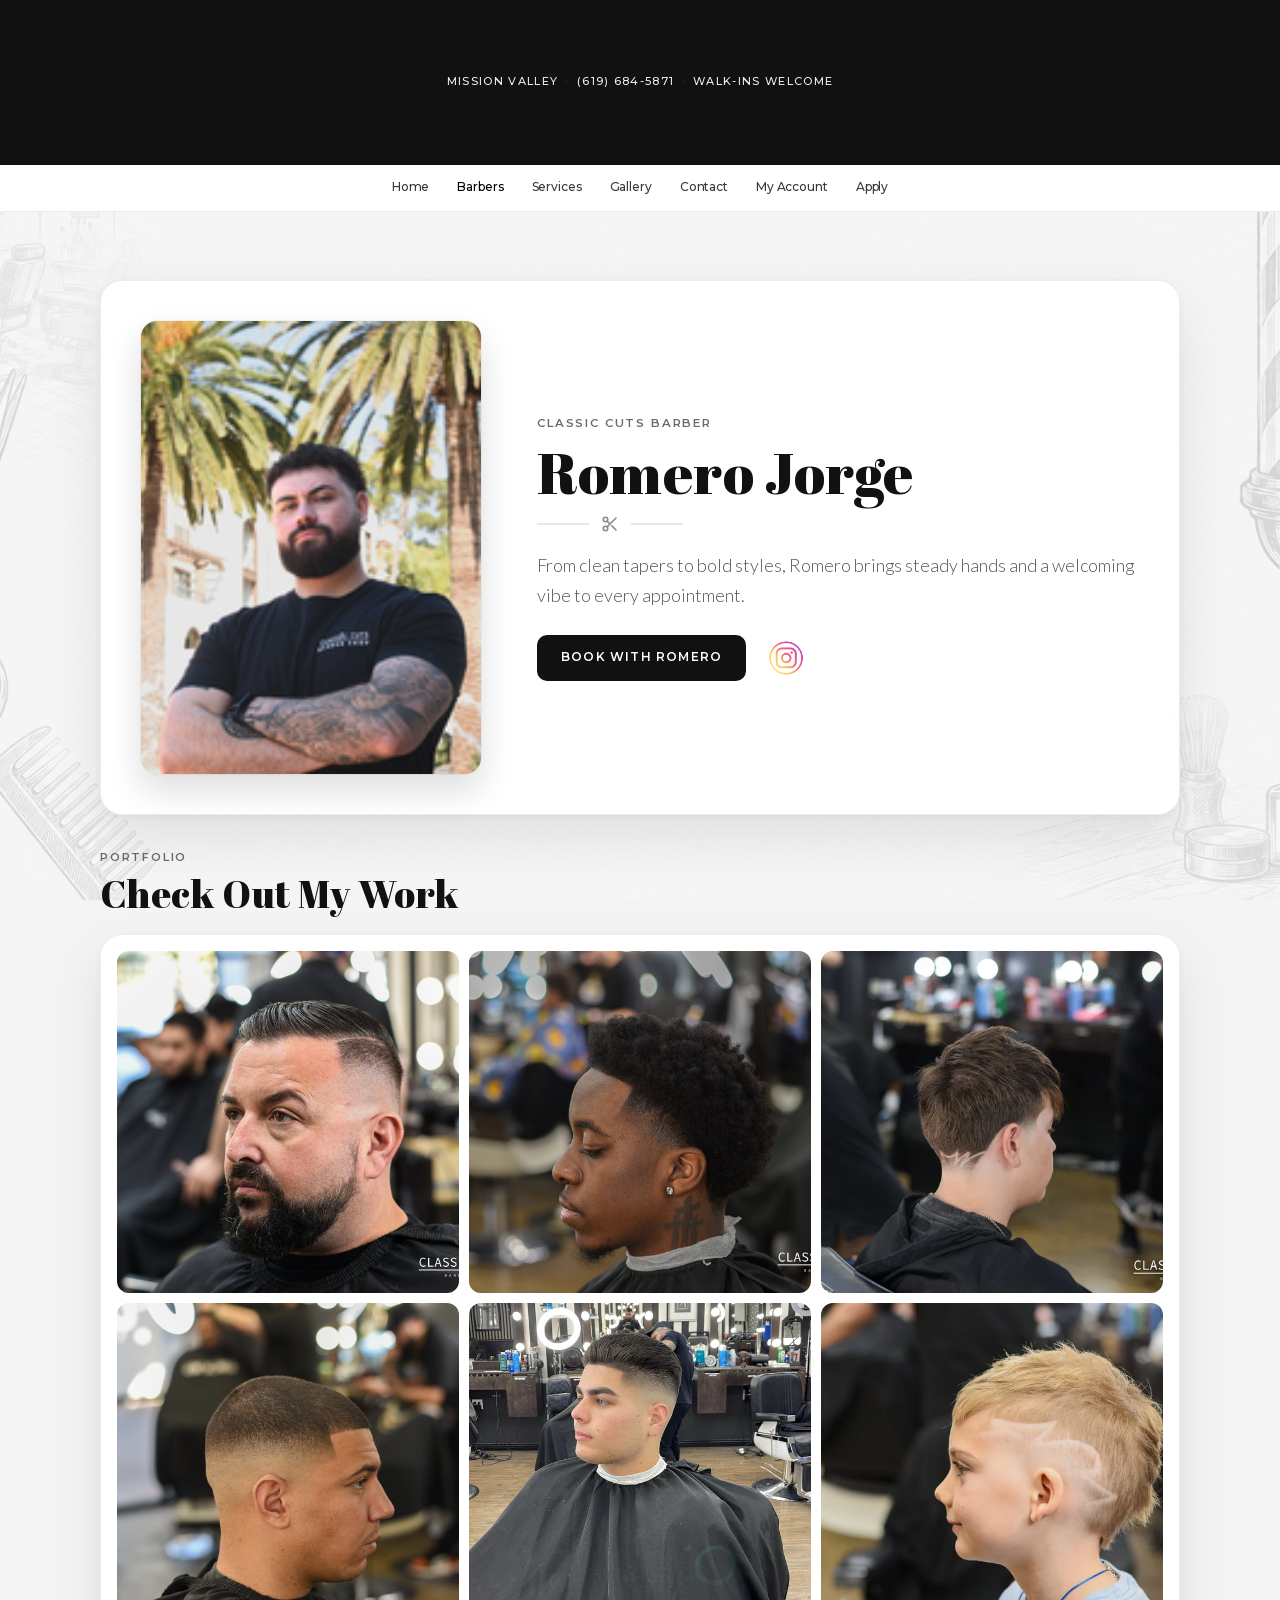
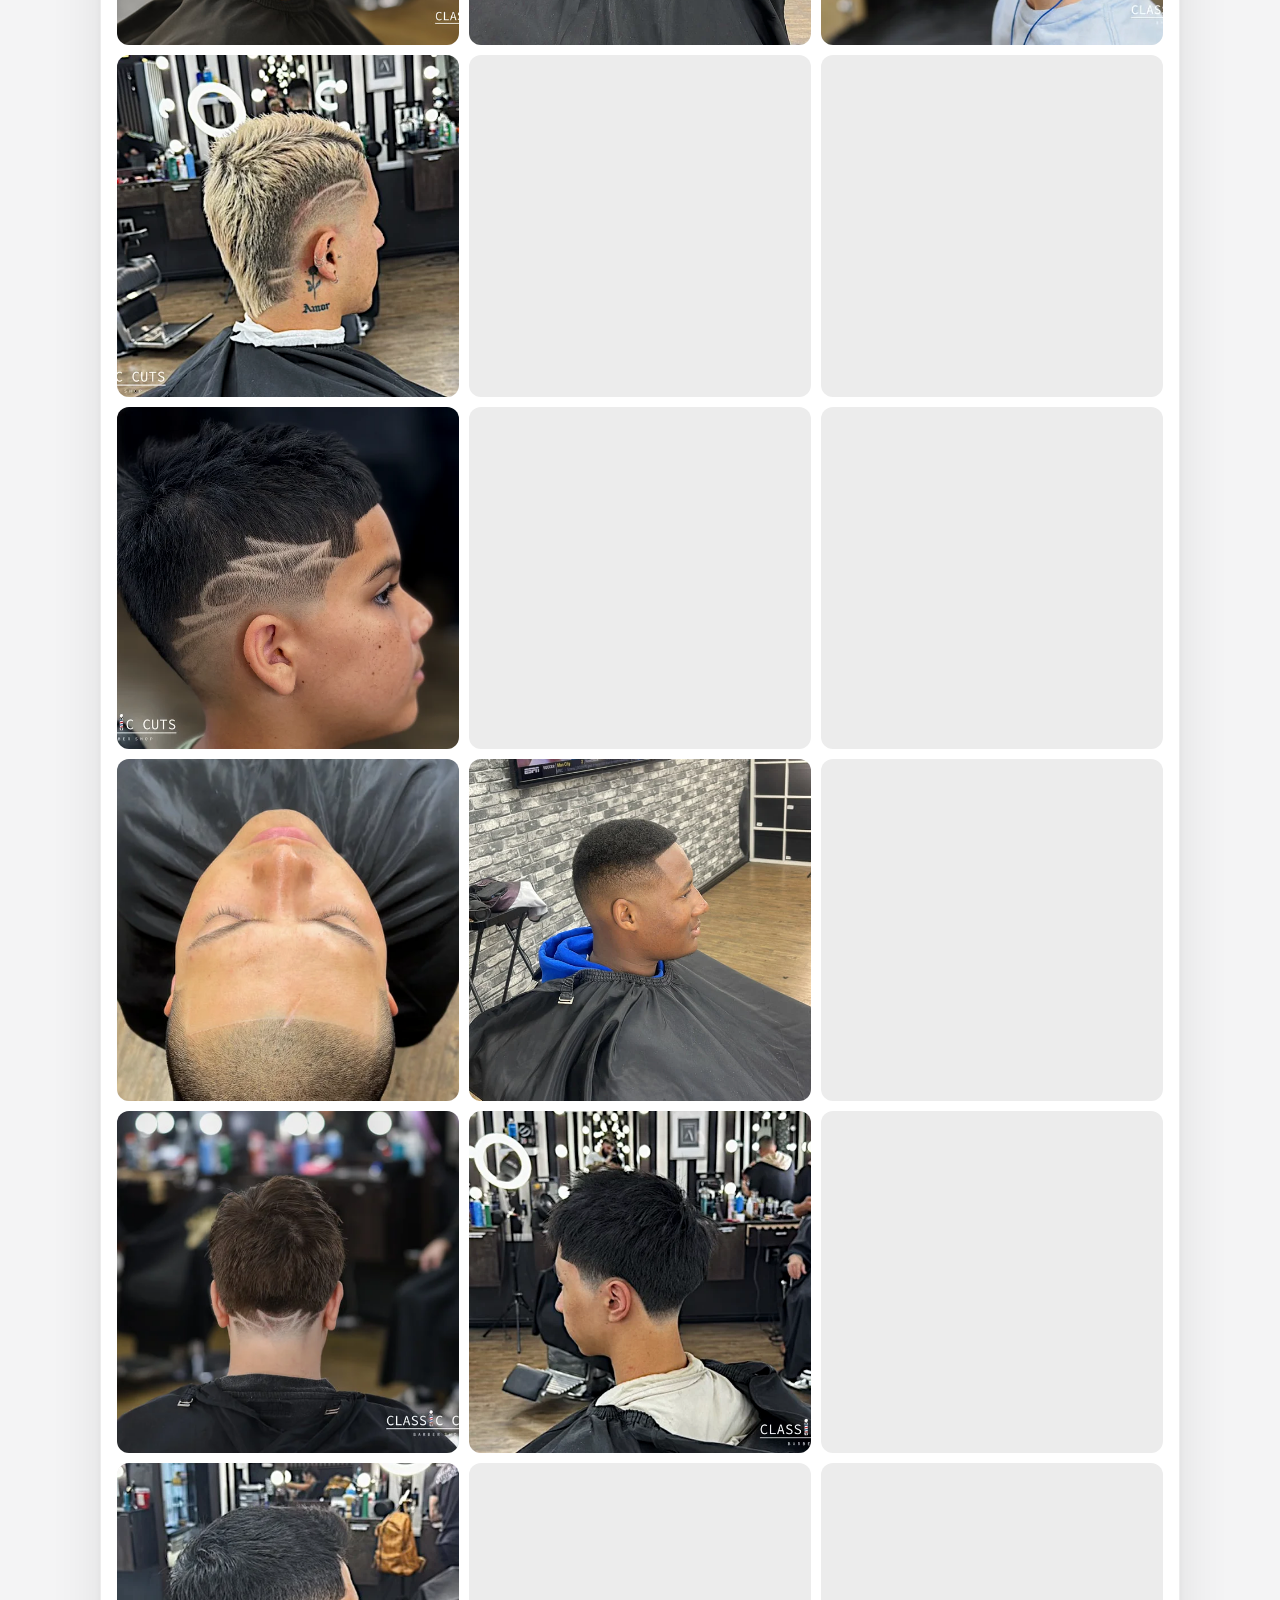
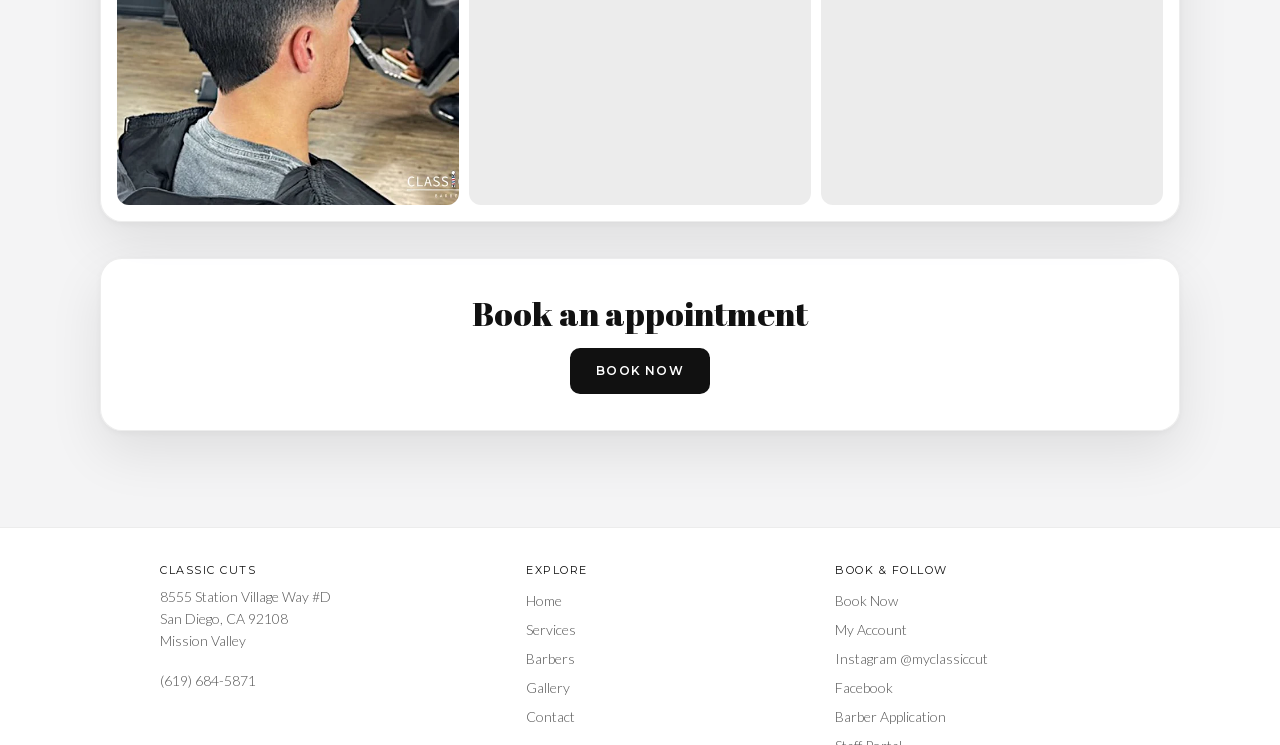
<file: romero.html>
<!DOCTYPE html>
<html lang="en">
<head>
<title>Romero Jorge | Barber at Classic Cuts</title>
<link rel="canonical" href="https://www.classiccutssd.com/barbers/romero" />
<meta property="og:site_name" content="CLASSIC CUTS BARBERSHOP" />
<meta property="og:title" content="Romero Jorge | Barber at Classic Cuts" />
<meta property="og:description" content="From clean tapers to bold styles, Romero brings steady hands and a welcoming vibe to every appointment at Classic Cuts in Mission Valley, San Diego." />
<meta property="og:image" content="https://www.classiccutssd.com/assets/images/brand/instagram.png?1665179329" />
<meta property="og:image" content="https://www.classiccutssd.com/assets/images/gallery/dsc-0749-copy.jpg" />
<meta property="og:url" content="https://www.classiccutssd.com/barbers/romero" />
<meta name="description" content="From clean tapers to bold styles, Romero brings steady hands and a welcoming vibe to every appointment at Classic Cuts in Mission Valley, San Diego." />
<meta http-equiv="Content-Type" content="text/html; charset=utf-8"/>
<meta name="viewport" content="width=device-width, initial-scale=1.0"/>
<meta charset="utf-8" />
<link rel="icon" href="/favicon.ico" sizes="32x32" />
<link rel="icon" type="image/png" href="/assets/images/brand/favicon-32.png" sizes="32x32" />
<link rel="apple-touch-icon" href="/assets/images/brand/apple-touch-icon.png" />
<link rel="stylesheet" href="/assets/css/cc-fonts.css?v=20260814p" />
<link rel="stylesheet" href="/assets/css/cc-base.css?v=20260826a" />
<link rel="stylesheet" href="/assets/css/cc-chrome.css?v=20260814p" />
<link rel="stylesheet" href="/assets/css/cc-nav.css?v=20260814p" />
<link rel="stylesheet" href="/assets/css/cc-mega-barbers.css?v=20261014a" />
<link rel="stylesheet" href="/assets/css/cc-light-shell.css?v=20261022a" />
<link rel="stylesheet" href="/assets/css/cc-profile.css?v=20261022a" />

<script src="/assets/js/cc-business.js?v=20260830b" defer></script>
<script src="/assets/js/cc-nav.js?v=20261014a" defer></script>
</head>
<body class="cc-page-profile">
  <div class="cc-announce" role="banner">
    <span>Mission Valley</span>
    <span class="cc-announce__sep" aria-hidden="true">·</span>
    <a href="tel:6196845871">(619) 684-5871</a>
    <span class="cc-announce__sep" aria-hidden="true">·</span>
    <span>Walk-ins Welcome</span>
  </div>

<div class="cc-site">
  <header class="cc-header">
    <div class="cc-header__bar">
      <button class="cc-hamburger" type="button" aria-label="Menu" aria-expanded="false" aria-controls="cc-mobile-nav">
        <span></span>
      </button>
    </div>
    <nav class="cc-header__nav" aria-label="Primary">
      <div class="cc-nav-shell">
        <ul class="cc-nav">
          <li>
            <a href="/">Home</a>
          </li>
          <li class="is-active has-mega" data-mega="barbers">
            <a href="/barbers">Barbers</a>
          </li>
          <li>
            <a href="/services">Services</a>
          </li>
          <li>
            <a href="/gallery">Gallery</a>
          </li>
          <li>
            <a href="/contact">Contact</a>
          </li>
          <li class="cc-nav-account">
            <a href="/account">My Account</a>
          </li>
          <li class="cc-nav-apply">
            <a href="/apply">Apply</a>
          </li>
        </ul>
      </div>
    </nav>

    <div class="cc-mega" data-mega="barbers" hidden>
      <div class="cc-mega__inner">
        <div class="cc-mega__col cc-mega__col--primary">
          <div class="cc-mega__head">
            <p class="cc-mega__label">Our Barbers</p>
            <a class="cc-mega__all" href="/barbers">View all barbers</a>
          </div>
          <ul class="cc-mega__barbers">
              <li><a class="cc-mega__barber" href="/barbers/ray-lopez"><span class="cc-mega__avatar"><img src="/assets/images/barbers/ray.jpg" alt="" width="44" height="44" loading="lazy" decoding="async" /></span><span class="cc-mega__name">Ray Lopez</span></a></li>
              <li><a class="cc-mega__barber" href="/barbers/jay-oceguera"><span class="cc-mega__avatar"><img src="/assets/images/barbers/jay.jpg" alt="" width="44" height="44" loading="lazy" decoding="async" /></span><span class="cc-mega__name">Jay Oceguera</span></a></li>
              <li><a class="cc-mega__barber" href="/barbers/romero"><span class="cc-mega__avatar"><img src="/assets/images/barbers/romero.png" alt="" width="44" height="44" loading="lazy" decoding="async" /></span><span class="cc-mega__name">Romero Jorge</span></a></li>
              <li><a class="cc-mega__barber" href="/barbers/colton-ballew"><span class="cc-mega__avatar"><img src="/assets/images/barbers/colton.png" alt="" width="44" height="44" loading="lazy" decoding="async" /></span><span class="cc-mega__name">Colton Ballew</span></a></li>
              <li><a class="cc-mega__barber" href="/barbers/will-jaimes"><span class="cc-mega__avatar"><img src="/assets/images/barbers/will.png" alt="" width="44" height="44" loading="lazy" decoding="async" /></span><span class="cc-mega__name">Will Jaimes</span></a></li>
              <li><a class="cc-mega__barber" href="/barbers/tammy"><span class="cc-mega__avatar" aria-hidden="true">T</span><span class="cc-mega__name">Tammy</span></a></li>
              <li><a class="cc-mega__barber" href="/barbers/tevel"><span class="cc-mega__avatar"><img src="/assets/images/barbers/tevel.jpg" alt="" width="44" height="44" loading="lazy" decoding="async" /></span><span class="cc-mega__name">Tevel</span></a></li>
          </ul>
        </div>
        <div class="cc-mega__col">
          <p class="cc-mega__label">Book &amp; Visit</p>
          <ul class="cc-mega__links">
            <li><a href="/book">Book online</a></li>
            <li><a href="/account">My account</a></li>
            <li><a href="tel:6196845871">Call (619) 684-5871</a></li>
            <li><a href="https://www.google.com/maps/dir/?api=1&destination=8555+Station+Village+Way,+San+Diego,+CA+92108" target="_blank" rel="noopener noreferrer">Get directions</a></li>
            <li><a href="https://www.instagram.com/myclassiccut/" target="_blank" rel="noopener noreferrer">Instagram</a></li>
            <li class="cc-mega__staff"><a href="https://booking.fpdesigner.com/staff/classic-cuts/login">Staff Portal</a></li>
          </ul>
        </div>
      </div>
    </div>
  </header>
  <div class="cc-nav-backdrop" hidden></div>
  <nav class="cc-mobile-nav" id="cc-mobile-nav" aria-label="Mobile" aria-hidden="true">
    <ul class="cc-nav">
      <li><a href="/">Home</a></li>
      <li class="is-active has-mega"><a href="/barbers">Barbers</a>
        <ul class="cc-mega-mobile">
          <li><a class="cc-mobile-barber" href="/barbers/ray-lopez"><span class="cc-mega__avatar"><img src="/assets/images/barbers/ray.jpg" alt="" width="44" height="44" loading="lazy" decoding="async" /></span><span class="cc-mega__name">Ray Lopez</span></a></li>
          <li><a class="cc-mobile-barber" href="/barbers/jay-oceguera"><span class="cc-mega__avatar"><img src="/assets/images/barbers/jay.jpg" alt="" width="44" height="44" loading="lazy" decoding="async" /></span><span class="cc-mega__name">Jay Oceguera</span></a></li>
          <li><a class="cc-mobile-barber" href="/barbers/romero"><span class="cc-mega__avatar"><img src="/assets/images/barbers/romero.png" alt="" width="44" height="44" loading="lazy" decoding="async" /></span><span class="cc-mega__name">Romero Jorge</span></a></li>
          <li><a class="cc-mobile-barber" href="/barbers/colton-ballew"><span class="cc-mega__avatar"><img src="/assets/images/barbers/colton.png" alt="" width="44" height="44" loading="lazy" decoding="async" /></span><span class="cc-mega__name">Colton Ballew</span></a></li>
          <li><a class="cc-mobile-barber" href="/barbers/will-jaimes"><span class="cc-mega__avatar"><img src="/assets/images/barbers/will.png" alt="" width="44" height="44" loading="lazy" decoding="async" /></span><span class="cc-mega__name">Will Jaimes</span></a></li>
          <li><a class="cc-mobile-barber" href="/barbers/tammy"><span class="cc-mega__avatar" aria-hidden="true">T</span><span class="cc-mega__name">Tammy</span></a></li>
          <li><a class="cc-mobile-barber" href="/barbers/tevel"><span class="cc-mega__avatar"><img src="/assets/images/barbers/tevel.jpg" alt="" width="44" height="44" loading="lazy" decoding="async" /></span><span class="cc-mega__name">Tevel</span></a></li>
        </ul>
      </li>
      <li><a href="/services">Services</a></li>
      <li><a href="/gallery">Gallery</a></li>
      <li><a href="/contact">Contact</a></li>
      <li class="cc-nav-account"><a href="/account">My Account</a></li>
      <li class="cc-nav-apply"><a href="/apply">Apply</a></li>
    </ul>
    <div class="cc-mobile-actions">
      <a class="cc-btn cc-btn--light" href="/book">Book Now</a>
      <a class="cc-btn cc-btn--ghost-light" href="tel:6196845871">Call (619) 684-5871</a>
    </div>
    <div class="cc-mobile-extra">
      <a href="https://www.google.com/maps/dir/?api=1&destination=8555+Station+Village+Way,+San+Diego,+CA+92108" target="_blank" rel="noopener noreferrer">Directions</a>
      <a href="https://www.instagram.com/myclassiccut/" target="_blank" rel="noopener noreferrer">Instagram</a>
      <a class="cc-mobile-extra__staff" href="https://booking.fpdesigner.com/staff/classic-cuts/login">Staff Portal</a>
    </div>
  </nav>

  <main id="cc-content" class="cc-main cc-legacy">
<div class="wsite-section-wrap">
	<div class="wsite-section wsite-body-section wsite-background-83"  >
		<div class="wsite-section-content">
        <div class="container">
			<div class="wsite-section-elements">
<header class="cc-profile-hero">
  <div class="cc-profile-hero__photo-wrap">
    <img class="cc-profile-hero__photo" src="/assets/images/barbers/romero.png" alt="Romero Jorge" width="480" height="640" />
  </div>
  <div class="cc-profile-hero__copy">
    <p class="cc-profile-hero__eyebrow">Classic Cuts Barber</p>
    <h1 class="cc-profile-hero__name">Romero Jorge</h1>
    <p class="cc-profile-hero__bio">From clean tapers to bold styles, Romero brings steady hands and a welcoming vibe to every appointment.</p>
    <div class="cc-profile-hero__actions">
      <a class="cc-btn cc-btn--dark" href="/book">Book with Romero</a>
      <a class="cc-profile-hero__ig" href="https://www.instagram.com/myclassiccut/" target="_blank" rel="noopener noreferrer" aria-label="Instagram"><img src="/assets/images/brand/instagram.png" alt="" width="40" height="40" /></a>
    </div>
  </div>
</header>

<div><div style="height: 20px; overflow: hidden; width: 100%;"></div>
<hr class="styled-hr" style="width:100%;"></hr>
<div style="height: 20px; overflow: hidden; width: 100%;"></div></div>

<h2 class="wsite-content-title" style="text-align:center;">Check Out My Work</h2>

<div><div style="height: 20px; overflow: hidden; width: 100%;"></div>
<hr class="styled-hr" style="width:100%;"></hr>
<div style="height: 20px; overflow: hidden; width: 100%;"></div></div>

<div><div style="height:20px;overflow:hidden"></div>
<div class="cc-work-grid" id="788874256226603993-work" role="list"><a class="cc-work-grid__item" href="/assets/images/gallery/dsc-0749-copy.jpg" data-lightbox="work"><img src="/assets/images/gallery/dsc-0749-copy.jpg" alt="Haircut by Romero Jorge" loading="lazy" decoding="async" width="800" height="535" /></a><a class="cc-work-grid__item" href="/assets/images/gallery/dsc-0781-copy.jpg" data-lightbox="work"><img src="/assets/images/gallery/dsc-0781-copy.jpg" alt="Haircut by Romero Jorge" loading="lazy" decoding="async" width="800" height="535" /></a><a class="cc-work-grid__item" href="/assets/images/barbers/portfolio/romero/dsc-0603-5-copy.webp" data-lightbox="work"><img src="/assets/images/barbers/portfolio/romero/dsc-0603-5-copy.webp" alt="Fringe crop with shaved side design on a young client" loading="lazy" decoding="async" width="800" height="535" /></a><a class="cc-work-grid__item" href="/assets/images/gallery/dsc-0815-copy.jpg" data-lightbox="work"><img src="/assets/images/gallery/dsc-0815-copy.jpg" alt="Haircut by Romero Jorge" loading="lazy" decoding="async" width="800" height="535" /></a><a class="cc-work-grid__item" href="/assets/images/barbers/portfolio/romero/2d9b773c-b585-4f5b-bb3a-195681c64ae0-copy.webp" data-lightbox="work"><img src="/assets/images/barbers/portfolio/romero/2d9b773c-b585-4f5b-bb3a-195681c64ae0-copy.webp" alt="Pompadour with high fade by Romero Jorge" loading="lazy" decoding="async" width="624" height="800" /></a><a class="cc-work-grid__item" href="/assets/images/barbers/portfolio/romero/dsc-0879-copy.webp" data-lightbox="work"><img src="/assets/images/barbers/portfolio/romero/dsc-0879-copy.webp" alt="Shaved lightning-bolt design on a young client's fade" loading="lazy" decoding="async" width="800" height="535" /></a><a class="cc-work-grid__item" href="/assets/images/barbers/portfolio/romero/romero-07.webp" data-lightbox="work"><img src="/assets/images/barbers/portfolio/romero/romero-07.webp" alt="Textured crop with shaved side design by Romero Jorge" loading="lazy" decoding="async" width="800" height="600" /></a><a class="cc-work-grid__item" href="/assets/images/barbers/portfolio/romero/dsc-0253-copy-2.webp" data-lightbox="work"><img src="/assets/images/barbers/portfolio/romero/dsc-0253-copy-2.webp" alt="Pompadour with fade, back of head, by Romero Jorge" loading="lazy" decoding="async" width="800" height="535" /></a><a class="cc-work-grid__item" href="/assets/images/barbers/portfolio/romero/dsc-0574-copy.webp" data-lightbox="work"><img src="/assets/images/barbers/portfolio/romero/dsc-0574-copy.webp" alt="Textured spiky crop with fade by Romero Jorge" loading="lazy" decoding="async" width="800" height="535" /></a><a class="cc-work-grid__item" href="/assets/images/barbers/portfolio/romero/romero-02.webp" data-lightbox="work"><img src="/assets/images/barbers/portfolio/romero/romero-02.webp" alt="Shaved geometric design on a young client's fade" loading="lazy" decoding="async" width="800" height="600" /></a><a class="cc-work-grid__item" href="/assets/images/barbers/portfolio/romero/img-7348-copy.webp" data-lightbox="work"><img src="/assets/images/barbers/portfolio/romero/img-7348-copy.webp" alt="Top-knot with undercut by Romero Jorge" loading="lazy" decoding="async" width="596" height="800" /></a><a class="cc-work-grid__item" href="/assets/images/barbers/portfolio/romero/adce425c-c2fd-4d33-924c-7300d97246c8-copy.webp" data-lightbox="work"><img src="/assets/images/barbers/portfolio/romero/adce425c-c2fd-4d33-924c-7300d97246c8-copy.webp" alt="Curly textured taper fade with beard by Romero Jorge" loading="lazy" decoding="async" width="695" height="800" /></a><a class="cc-work-grid__item" href="/assets/images/barbers/portfolio/romero/a51093ee-a755-45e0-b35f-578e9e238dbf-copy-2.webp" data-lightbox="work"><img src="/assets/images/barbers/portfolio/romero/a51093ee-a755-45e0-b35f-578e9e238dbf-copy-2.webp" alt="Romero Jorge preparing a reclined client for a haircut" loading="lazy" decoding="async" width="491" height="800" /></a><a class="cc-work-grid__item" href="/assets/images/barbers/portfolio/romero/4522d2ab-d513-4152-b5f1-07c39018d6c9-copy.webp" data-lightbox="work"><img src="/assets/images/barbers/portfolio/romero/4522d2ab-d513-4152-b5f1-07c39018d6c9-copy.webp" alt="Short buzz fade by Romero Jorge" loading="lazy" decoding="async" width="611" height="800" /></a><a class="cc-work-grid__item" href="/assets/images/barbers/portfolio/romero/48000e17-c7b2-4d3f-ac9f-edbb747e3431-copy.webp" data-lightbox="work"><img src="/assets/images/barbers/portfolio/romero/48000e17-c7b2-4d3f-ac9f-edbb747e3431-copy.webp" alt="Textured spiky quiff with taper fade by Romero Jorge" loading="lazy" decoding="async" width="581" height="800" /></a><a class="cc-work-grid__item" href="/assets/images/barbers/portfolio/romero/dsc-0601-copy.webp" data-lightbox="work"><img src="/assets/images/barbers/portfolio/romero/dsc-0601-copy.webp" alt="Crop with shaved nape design, back of head" loading="lazy" decoding="async" width="800" height="535" /></a><a class="cc-work-grid__item" href="/assets/images/barbers/portfolio/romero/romero-01.webp" data-lightbox="work"><img src="/assets/images/barbers/portfolio/romero/romero-01.webp" alt="Textured crop with fade by Romero Jorge" loading="lazy" decoding="async" width="800" height="600" /></a><a class="cc-work-grid__item" href="/assets/images/barbers/portfolio/romero/romero-03.webp" data-lightbox="work"><img src="/assets/images/barbers/portfolio/romero/romero-03.webp" alt="Slicked side-part fade by Romero Jorge" loading="lazy" decoding="async" width="800" height="600" /></a><a class="cc-work-grid__item" href="/assets/images/barbers/portfolio/romero/romero-04.webp" data-lightbox="work"><img src="/assets/images/barbers/portfolio/romero/romero-04.webp" alt="Short crop, back of head, by Romero Jorge" loading="lazy" decoding="async" width="800" height="600" /></a><a class="cc-work-grid__item" href="/assets/images/barbers/portfolio/romero/dsc-0252-copy.webp" data-lightbox="work"><img src="/assets/images/barbers/portfolio/romero/dsc-0252-copy.webp" alt="Slicked side-part fade, back of head, by Romero Jorge" loading="lazy" decoding="async" width="800" height="535" /></a><a class="cc-work-grid__item" href="/assets/images/gallery/img-4470.jpg" data-lightbox="work"><img src="/assets/images/gallery/img-4470.jpg" alt="Haircut by Romero Jorge" loading="lazy" decoding="async" width="600" height="800" /></a></div>

<div style="height:20px;overflow:hidden"></div></div>

<div class="cc-profile-book"><h2>Book an appointment</h2><a class="cc-btn cc-btn--dark" href="/book">Book Now</a></div>
			</div>
		</div>
      </div>

	</div>
</div>
  </main>
  <footer class="footer-wrap cc-footer">
    <div class="cc-footer__inner">
      <div>
        <h4>Classic Cuts</h4>
        <p>8555 Station Village Way #D<br>San Diego, CA 92108<br>Mission Valley</p>
        <p><a href="tel:6196845871">(619) 684-5871</a></p>
      </div>
      <div>
        <h4>Explore</h4>
        <p>
          <a href="/">Home</a><br>
          <a href="/services">Services</a><br>
          <a href="/barbers">Barbers</a><br>
          <a href="/gallery">Gallery</a><br>
          <a href="/contact">Contact</a>
        </p>
      </div>
      <div>
        <h4>Book &amp; Follow</h4>
        <p>
          <a href="/book">Book Now</a><br>
          <a href="/account">My Account</a><br>
          <a href="https://www.instagram.com/myclassiccut/" target="_blank" rel="noopener noreferrer">Instagram @myclassiccut</a><br>
          <a href="https://www.facebook.com/myclassiccut/" target="_blank" rel="noopener noreferrer">Facebook</a><br>
          <a href="/apply">Barber Application</a><br>
          <a href="https://booking.fpdesigner.com/staff/classic-cuts/login">Staff Portal</a>
        </p>
      </div>
      <p class="cc-footer__copy">© 2026 Classic Cuts Barbershop. All rights reserved.</p>
    </div>
  </footer>

</div>

<script src="/assets/js/cc-profile.js?v=20260814a" defer></script>
</body>
</html>
</file>
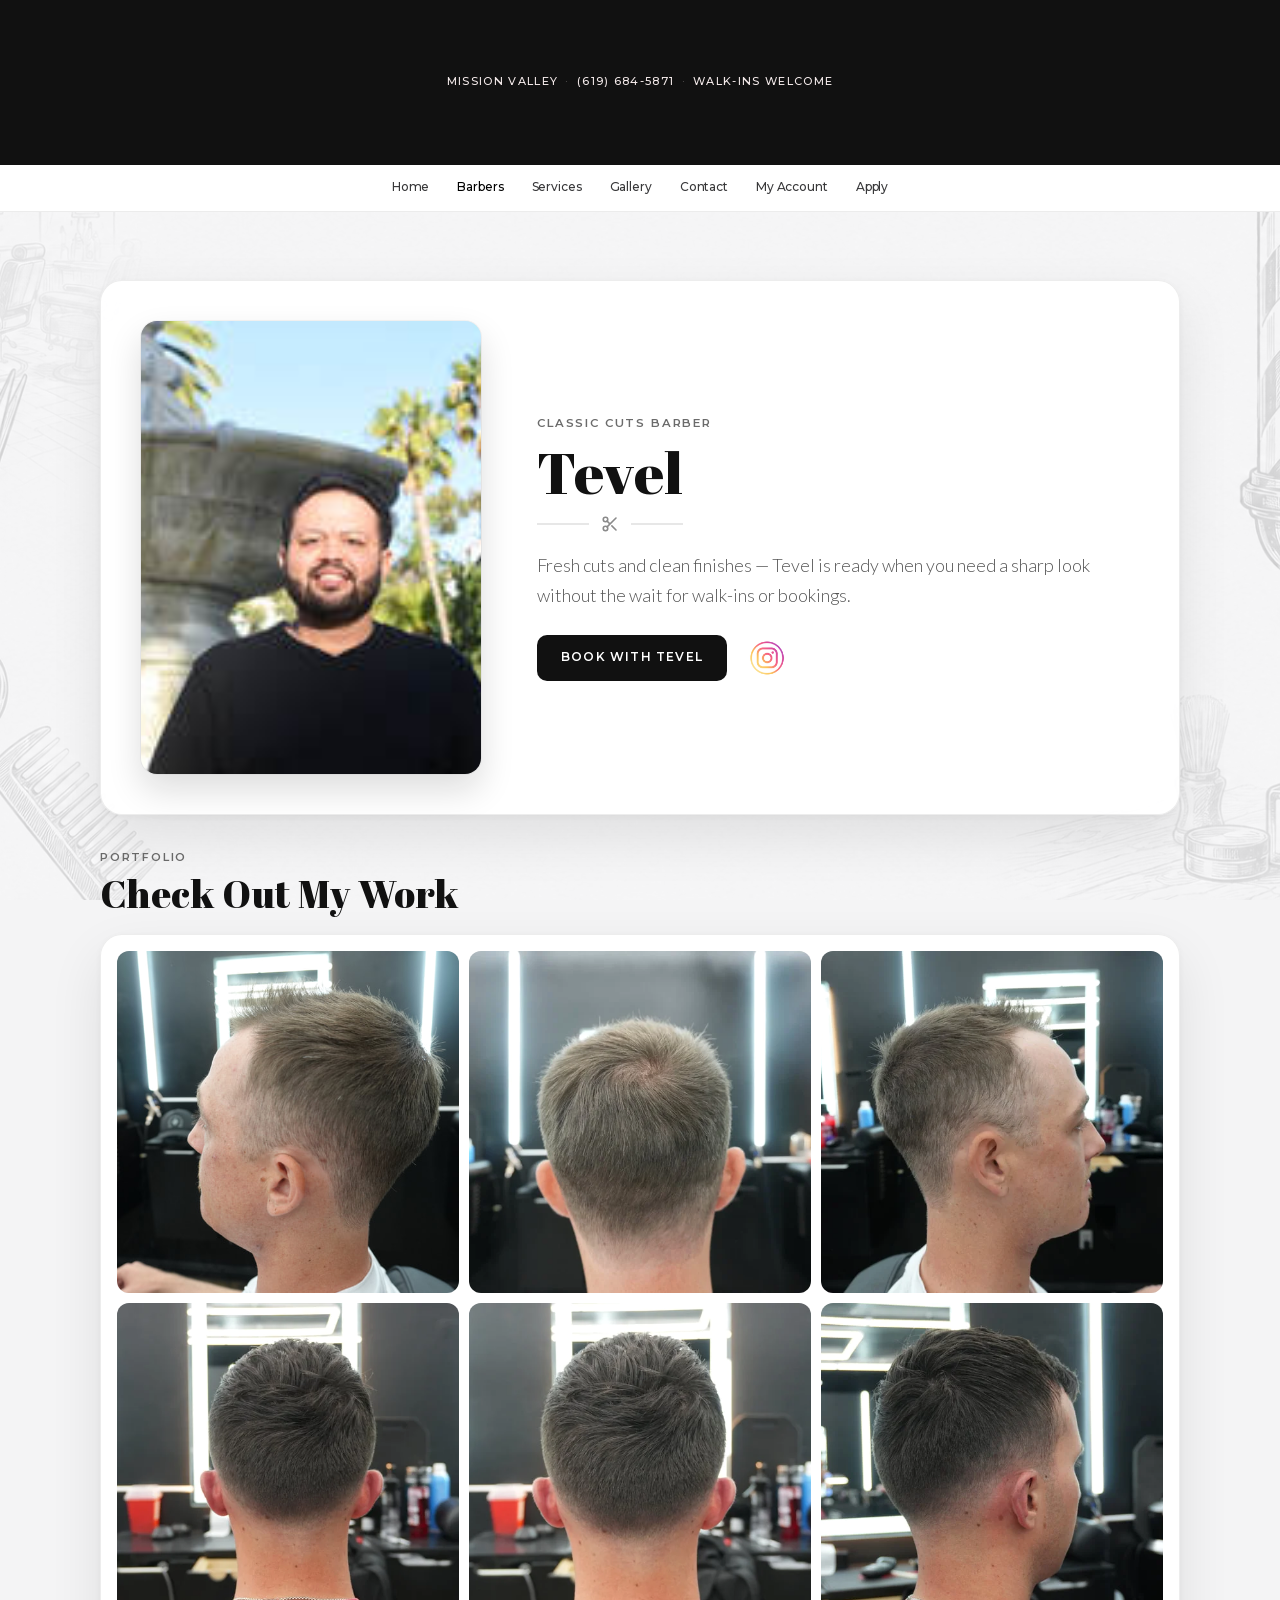
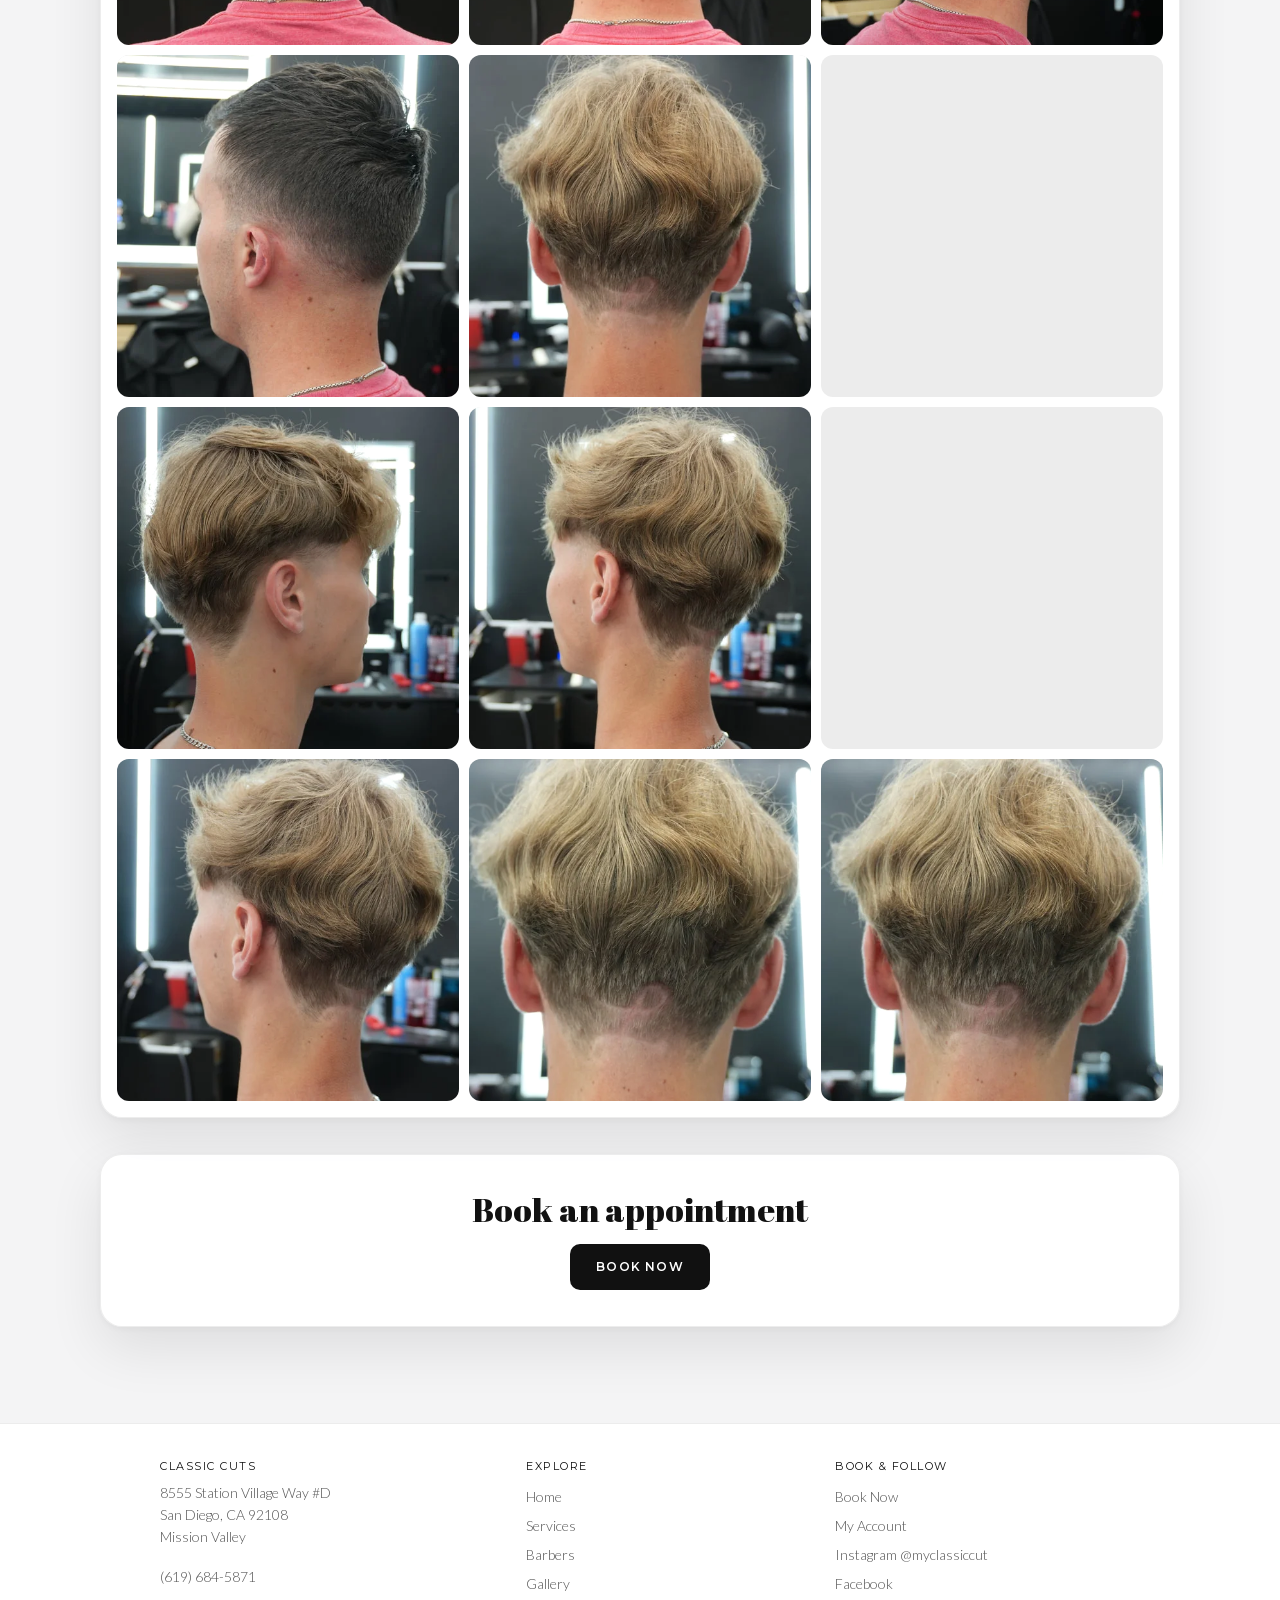
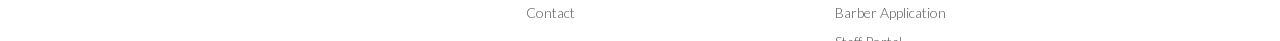
<file: wellington-199912-210611.html>
<!DOCTYPE html>
<html lang="en">
<head>
<title>Tevel | Barber at Classic Cuts</title>
<link rel="canonical" href="https://www.classiccutssd.com/barbers/tevel" />
<meta property="og:site_name" content="CLASSIC CUTS BARBERSHOP" />
<meta property="og:title" content="Tevel | Barber at Classic Cuts" />
<meta property="og:description" content="Fresh cuts and clean finishes — Tevel is ready when you need a sharp look, whether you book ahead or walk in, at Classic Cuts in Mission Valley, San Diego." />
<meta property="og:image" content="https://www.classiccutssd.com/assets/images/brand/instagram-4.png" />
<meta property="og:image" content="https://www.classiccutssd.com/assets/images/gallery/dsc00113.jpg" />
<meta property="og:url" content="https://www.classiccutssd.com/barbers/tevel" />
<meta name="description" content="Fresh cuts and clean finishes — Tevel is ready when you need a sharp look, whether you book ahead or walk in, at Classic Cuts in Mission Valley, San Diego." />
<meta http-equiv="Content-Type" content="text/html; charset=utf-8"/>
<meta name="viewport" content="width=device-width, initial-scale=1.0"/>
<meta charset="utf-8" />
<link rel="icon" href="/favicon.ico" sizes="32x32" />
<link rel="icon" type="image/png" href="/assets/images/brand/favicon-32.png" sizes="32x32" />
<link rel="apple-touch-icon" href="/assets/images/brand/apple-touch-icon.png" />
<link rel="stylesheet" href="/assets/css/cc-fonts.css?v=20260814p" />
<link rel="stylesheet" href="/assets/css/cc-base.css?v=20260826a" />
<link rel="stylesheet" href="/assets/css/cc-chrome.css?v=20260814p" />
<link rel="stylesheet" href="/assets/css/cc-nav.css?v=20260814p" />
<link rel="stylesheet" href="/assets/css/cc-mega-barbers.css?v=20261014a" />
<link rel="stylesheet" href="/assets/css/cc-light-shell.css?v=20261022a" />
<link rel="stylesheet" href="/assets/css/cc-profile.css?v=20261022a" />

<script src="/assets/js/cc-business.js?v=20260830b" defer></script>
<script src="/assets/js/cc-nav.js?v=20261014a" defer></script>
</head>
<body class="cc-page-profile">
  <div class="cc-announce" role="banner">
    <span>Mission Valley</span>
    <span class="cc-announce__sep" aria-hidden="true">·</span>
    <a href="tel:6196845871">(619) 684-5871</a>
    <span class="cc-announce__sep" aria-hidden="true">·</span>
    <span>Walk-ins Welcome</span>
  </div>

<div class="cc-site">
  <header class="cc-header">
    <div class="cc-header__bar">
      <button class="cc-hamburger" type="button" aria-label="Menu" aria-expanded="false" aria-controls="cc-mobile-nav">
        <span></span>
      </button>
    </div>
    <nav class="cc-header__nav" aria-label="Primary">
      <div class="cc-nav-shell">
        <ul class="cc-nav">
          <li>
            <a href="/">Home</a>
          </li>
          <li class="is-active has-mega" data-mega="barbers">
            <a href="/barbers">Barbers</a>
          </li>
          <li>
            <a href="/services">Services</a>
          </li>
          <li>
            <a href="/gallery">Gallery</a>
          </li>
          <li>
            <a href="/contact">Contact</a>
          </li>
          <li class="cc-nav-account">
            <a href="/account">My Account</a>
          </li>
          <li class="cc-nav-apply">
            <a href="/apply">Apply</a>
          </li>
        </ul>
      </div>
    </nav>

    <div class="cc-mega" data-mega="barbers" hidden>
      <div class="cc-mega__inner">
        <div class="cc-mega__col cc-mega__col--primary">
          <div class="cc-mega__head">
            <p class="cc-mega__label">Our Barbers</p>
            <a class="cc-mega__all" href="/barbers">View all barbers</a>
          </div>
          <ul class="cc-mega__barbers">
              <li><a class="cc-mega__barber" href="/barbers/ray-lopez"><span class="cc-mega__avatar"><img src="/assets/images/barbers/ray.jpg" alt="" width="44" height="44" loading="lazy" decoding="async" /></span><span class="cc-mega__name">Ray Lopez</span></a></li>
              <li><a class="cc-mega__barber" href="/barbers/jay-oceguera"><span class="cc-mega__avatar"><img src="/assets/images/barbers/jay.jpg" alt="" width="44" height="44" loading="lazy" decoding="async" /></span><span class="cc-mega__name">Jay Oceguera</span></a></li>
              <li><a class="cc-mega__barber" href="/barbers/romero"><span class="cc-mega__avatar"><img src="/assets/images/barbers/romero.png" alt="" width="44" height="44" loading="lazy" decoding="async" /></span><span class="cc-mega__name">Romero Jorge</span></a></li>
              <li><a class="cc-mega__barber" href="/barbers/colton-ballew"><span class="cc-mega__avatar"><img src="/assets/images/barbers/colton.png" alt="" width="44" height="44" loading="lazy" decoding="async" /></span><span class="cc-mega__name">Colton Ballew</span></a></li>
              <li><a class="cc-mega__barber" href="/barbers/will-jaimes"><span class="cc-mega__avatar"><img src="/assets/images/barbers/will.png" alt="" width="44" height="44" loading="lazy" decoding="async" /></span><span class="cc-mega__name">Will Jaimes</span></a></li>
              <li><a class="cc-mega__barber" href="/barbers/tammy"><span class="cc-mega__avatar" aria-hidden="true">T</span><span class="cc-mega__name">Tammy</span></a></li>
              <li><a class="cc-mega__barber" href="/barbers/tevel"><span class="cc-mega__avatar"><img src="/assets/images/barbers/tevel.jpg" alt="" width="44" height="44" loading="lazy" decoding="async" /></span><span class="cc-mega__name">Tevel</span></a></li>
          </ul>
        </div>
        <div class="cc-mega__col">
          <p class="cc-mega__label">Book &amp; Visit</p>
          <ul class="cc-mega__links">
            <li><a href="/book">Book online</a></li>
            <li><a href="/account">My account</a></li>
            <li><a href="tel:6196845871">Call (619) 684-5871</a></li>
            <li><a href="https://www.google.com/maps/dir/?api=1&destination=8555+Station+Village+Way,+San+Diego,+CA+92108" target="_blank" rel="noopener noreferrer">Get directions</a></li>
            <li><a href="https://www.instagram.com/myclassiccut/" target="_blank" rel="noopener noreferrer">Instagram</a></li>
            <li class="cc-mega__staff"><a href="https://booking.fpdesigner.com/staff/classic-cuts/login">Staff Portal</a></li>
          </ul>
        </div>
      </div>
    </div>
  </header>
  <div class="cc-nav-backdrop" hidden></div>
  <nav class="cc-mobile-nav" id="cc-mobile-nav" aria-label="Mobile" aria-hidden="true">
    <ul class="cc-nav">
      <li><a href="/">Home</a></li>
      <li class="is-active has-mega"><a href="/barbers">Barbers</a>
        <ul class="cc-mega-mobile">
          <li><a class="cc-mobile-barber" href="/barbers/ray-lopez"><span class="cc-mega__avatar"><img src="/assets/images/barbers/ray.jpg" alt="" width="44" height="44" loading="lazy" decoding="async" /></span><span class="cc-mega__name">Ray Lopez</span></a></li>
          <li><a class="cc-mobile-barber" href="/barbers/jay-oceguera"><span class="cc-mega__avatar"><img src="/assets/images/barbers/jay.jpg" alt="" width="44" height="44" loading="lazy" decoding="async" /></span><span class="cc-mega__name">Jay Oceguera</span></a></li>
          <li><a class="cc-mobile-barber" href="/barbers/romero"><span class="cc-mega__avatar"><img src="/assets/images/barbers/romero.png" alt="" width="44" height="44" loading="lazy" decoding="async" /></span><span class="cc-mega__name">Romero Jorge</span></a></li>
          <li><a class="cc-mobile-barber" href="/barbers/colton-ballew"><span class="cc-mega__avatar"><img src="/assets/images/barbers/colton.png" alt="" width="44" height="44" loading="lazy" decoding="async" /></span><span class="cc-mega__name">Colton Ballew</span></a></li>
          <li><a class="cc-mobile-barber" href="/barbers/will-jaimes"><span class="cc-mega__avatar"><img src="/assets/images/barbers/will.png" alt="" width="44" height="44" loading="lazy" decoding="async" /></span><span class="cc-mega__name">Will Jaimes</span></a></li>
          <li><a class="cc-mobile-barber" href="/barbers/tammy"><span class="cc-mega__avatar" aria-hidden="true">T</span><span class="cc-mega__name">Tammy</span></a></li>
          <li><a class="cc-mobile-barber" href="/barbers/tevel"><span class="cc-mega__avatar"><img src="/assets/images/barbers/tevel.jpg" alt="" width="44" height="44" loading="lazy" decoding="async" /></span><span class="cc-mega__name">Tevel</span></a></li>
        </ul>
      </li>
      <li><a href="/services">Services</a></li>
      <li><a href="/gallery">Gallery</a></li>
      <li><a href="/contact">Contact</a></li>
      <li class="cc-nav-account"><a href="/account">My Account</a></li>
      <li class="cc-nav-apply"><a href="/apply">Apply</a></li>
    </ul>
    <div class="cc-mobile-actions">
      <a class="cc-btn cc-btn--light" href="/book">Book Now</a>
      <a class="cc-btn cc-btn--ghost-light" href="tel:6196845871">Call (619) 684-5871</a>
    </div>
    <div class="cc-mobile-extra">
      <a href="https://www.google.com/maps/dir/?api=1&destination=8555+Station+Village+Way,+San+Diego,+CA+92108" target="_blank" rel="noopener noreferrer">Directions</a>
      <a href="https://www.instagram.com/myclassiccut/" target="_blank" rel="noopener noreferrer">Instagram</a>
      <a class="cc-mobile-extra__staff" href="https://booking.fpdesigner.com/staff/classic-cuts/login">Staff Portal</a>
    </div>
  </nav>

  <main id="cc-content" class="cc-main cc-legacy">
<div class="wsite-section-wrap">
	<div class="wsite-section wsite-body-section wsite-background-103"  >
		<div class="wsite-section-content">
        <div class="container">
			<div class="wsite-section-elements">
<header class="cc-profile-hero">
  <div class="cc-profile-hero__photo-wrap">
    <img class="cc-profile-hero__photo" src="/assets/images/barbers/tevel.jpg" alt="Tevel" width="480" height="640" />
  </div>
  <div class="cc-profile-hero__copy">
    <p class="cc-profile-hero__eyebrow">Classic Cuts Barber</p>
    <h1 class="cc-profile-hero__name">Tevel</h1>
    <p class="cc-profile-hero__bio">Fresh cuts and clean finishes — Tevel is ready when you need a sharp look without the wait for walk-ins or bookings.</p>
    <div class="cc-profile-hero__actions">
      <a class="cc-btn cc-btn--dark" href="/book">Book with Tevel</a>
      <a class="cc-profile-hero__ig" href="https://www.instagram.com/myclassiccut/" target="_blank" rel="noopener noreferrer" aria-label="Instagram"><img src="/assets/images/brand/instagram.png" alt="" width="40" height="40" /></a>
    </div>
  </div>
</header>

<div><div style="height: 20px; overflow: hidden; width: 100%;"></div>
<hr class="styled-hr" style="width:100%;"></hr>
<div style="height: 20px; overflow: hidden; width: 100%;"></div></div>

<h2 class="wsite-content-title" style="text-align:center;">Check Out My Work</h2>

<div><div style="height: 20px; overflow: hidden; width: 100%;"></div>
<hr class="styled-hr" style="width:100%;"></hr>
<div style="height: 20px; overflow: hidden; width: 100%;"></div></div>

<div><div style="height:20px;overflow:hidden"></div>
<div class="cc-work-grid" id="920324265406538069-work" role="list"><a class="cc-work-grid__item" href="/assets/images/gallery/dsc00113.jpg" data-lightbox="work"><img src="/assets/images/gallery/dsc00113.jpg" alt="Haircut by Tevel" loading="lazy" decoding="async" width="800" height="533" /></a><a class="cc-work-grid__item" href="/assets/images/barbers/portfolio/tevel/dsc00116.webp" data-lightbox="work"><img src="/assets/images/barbers/portfolio/tevel/dsc00116.webp" alt="Short buzz crop, back of head, by Tevel" loading="lazy" decoding="async" width="800" height="533" /></a><a class="cc-work-grid__item" href="/assets/images/barbers/portfolio/tevel/dsc00119.webp" data-lightbox="work"><img src="/assets/images/barbers/portfolio/tevel/dsc00119.webp" alt="Buzz fade, side profile, by Tevel" loading="lazy" decoding="async" width="800" height="533" /></a><a class="cc-work-grid__item" href="/assets/images/barbers/portfolio/tevel/dsc00151.webp" data-lightbox="work"><img src="/assets/images/barbers/portfolio/tevel/dsc00151.webp" alt="Textured crop with taper fade, back of head, by Tevel" loading="lazy" decoding="async" width="800" height="533" /></a><a class="cc-work-grid__item" href="/assets/images/barbers/portfolio/tevel/dsc00152.webp" data-lightbox="work"><img src="/assets/images/barbers/portfolio/tevel/dsc00152.webp" alt="Textured crop with taper fade, back of head, by Tevel" loading="lazy" decoding="async" width="800" height="533" /></a><a class="cc-work-grid__item" href="/assets/images/barbers/portfolio/tevel/dsc00153.webp" data-lightbox="work"><img src="/assets/images/barbers/portfolio/tevel/dsc00153.webp" alt="Textured crop with taper fade, back of head, by Tevel" loading="lazy" decoding="async" width="800" height="533" /></a><a class="cc-work-grid__item" href="/assets/images/barbers/portfolio/tevel/dsc00156.webp" data-lightbox="work"><img src="/assets/images/barbers/portfolio/tevel/dsc00156.webp" alt="Textured crop with taper fade, back of head, by Tevel" loading="lazy" decoding="async" width="800" height="533" /></a><a class="cc-work-grid__item" href="/assets/images/barbers/portfolio/tevel/dsc00306.webp" data-lightbox="work"><img src="/assets/images/barbers/portfolio/tevel/dsc00306.webp" alt="Wavy blonde haircut, back of head, by Tevel" loading="lazy" decoding="async" width="800" height="533" /></a><a class="cc-work-grid__item" href="/assets/images/barbers/portfolio/tevel/dsc00307.webp" data-lightbox="work"><img src="/assets/images/barbers/portfolio/tevel/dsc00307.webp" alt="Textured wavy crop with fade, back of head, by Tevel" loading="lazy" decoding="async" width="800" height="533" /></a><a class="cc-work-grid__item" href="/assets/images/barbers/portfolio/tevel/dsc00308.webp" data-lightbox="work"><img src="/assets/images/barbers/portfolio/tevel/dsc00308.webp" alt="Textured wavy crop with fade, back of head, by Tevel" loading="lazy" decoding="async" width="800" height="533" /></a><a class="cc-work-grid__item" href="/assets/images/barbers/portfolio/tevel/dsc00311.webp" data-lightbox="work"><img src="/assets/images/barbers/portfolio/tevel/dsc00311.webp" alt="Textured wavy crop with fade, back of head, by Tevel" loading="lazy" decoding="async" width="800" height="533" /></a><a class="cc-work-grid__item" href="/assets/images/barbers/portfolio/tevel/dsc00312.webp" data-lightbox="work"><img src="/assets/images/barbers/portfolio/tevel/dsc00312.webp" alt="Textured wavy crop with fade, back of head, by Tevel" loading="lazy" decoding="async" width="800" height="533" /></a><a class="cc-work-grid__item" href="/assets/images/barbers/portfolio/tevel/dsc00313.webp" data-lightbox="work"><img src="/assets/images/barbers/portfolio/tevel/dsc00313.webp" alt="Textured wavy crop with fade, back of head, by Tevel" loading="lazy" decoding="async" width="800" height="533" /></a><a class="cc-work-grid__item" href="/assets/images/barbers/portfolio/tevel/dsc00314.webp" data-lightbox="work"><img src="/assets/images/barbers/portfolio/tevel/dsc00314.webp" alt="Textured wavy crop with fade, back of head, by Tevel" loading="lazy" decoding="async" width="800" height="533" /></a><a class="cc-work-grid__item" href="/assets/images/barbers/portfolio/tevel/dsc00315.webp" data-lightbox="work"><img src="/assets/images/barbers/portfolio/tevel/dsc00315.webp" alt="Textured wavy crop with fade, back of head, by Tevel" loading="lazy" decoding="async" width="800" height="533" /></a></div>

<div style="height:20px;overflow:hidden"></div></div>

<div class="cc-profile-book"><h2>Book an appointment</h2><a class="cc-btn cc-btn--dark" href="/book">Book Now</a></div>
			</div>
		</div>
      </div>

	</div>
</div>
  </main>
  <footer class="footer-wrap cc-footer">
    <div class="cc-footer__inner">
      <div>
        <h4>Classic Cuts</h4>
        <p>8555 Station Village Way #D<br>San Diego, CA 92108<br>Mission Valley</p>
        <p><a href="tel:6196845871">(619) 684-5871</a></p>
      </div>
      <div>
        <h4>Explore</h4>
        <p>
          <a href="/">Home</a><br>
          <a href="/services">Services</a><br>
          <a href="/barbers">Barbers</a><br>
          <a href="/gallery">Gallery</a><br>
          <a href="/contact">Contact</a>
        </p>
      </div>
      <div>
        <h4>Book &amp; Follow</h4>
        <p>
          <a href="/book">Book Now</a><br>
          <a href="/account">My Account</a><br>
          <a href="https://www.instagram.com/myclassiccut/" target="_blank" rel="noopener noreferrer">Instagram @myclassiccut</a><br>
          <a href="https://www.facebook.com/myclassiccut/" target="_blank" rel="noopener noreferrer">Facebook</a><br>
          <a href="/apply">Barber Application</a><br>
          <a href="https://booking.fpdesigner.com/staff/classic-cuts/login">Staff Portal</a>
        </p>
      </div>
      <p class="cc-footer__copy">© 2026 Classic Cuts Barbershop. All rights reserved.</p>
    </div>
  </footer>

</div>

<script src="/assets/js/cc-profile.js?v=20260814a" defer></script>
</body>
</html>
</file>
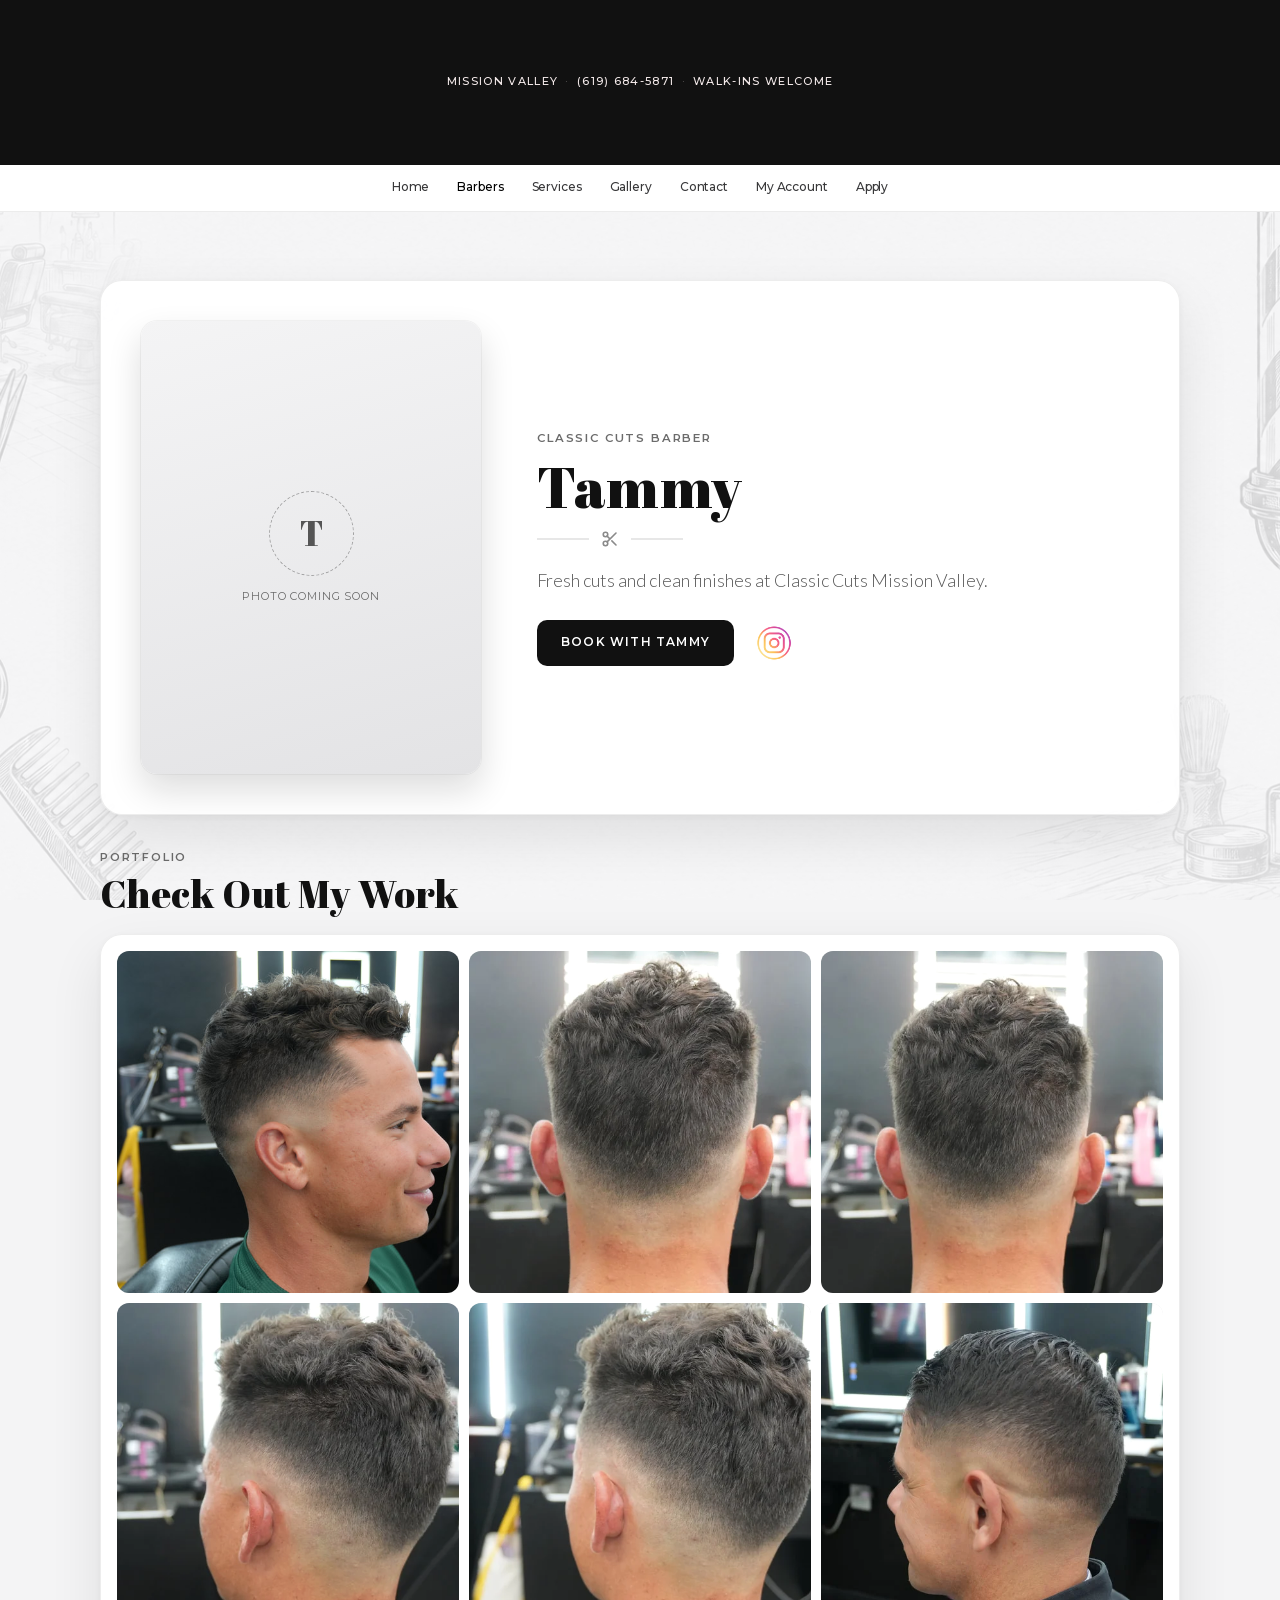
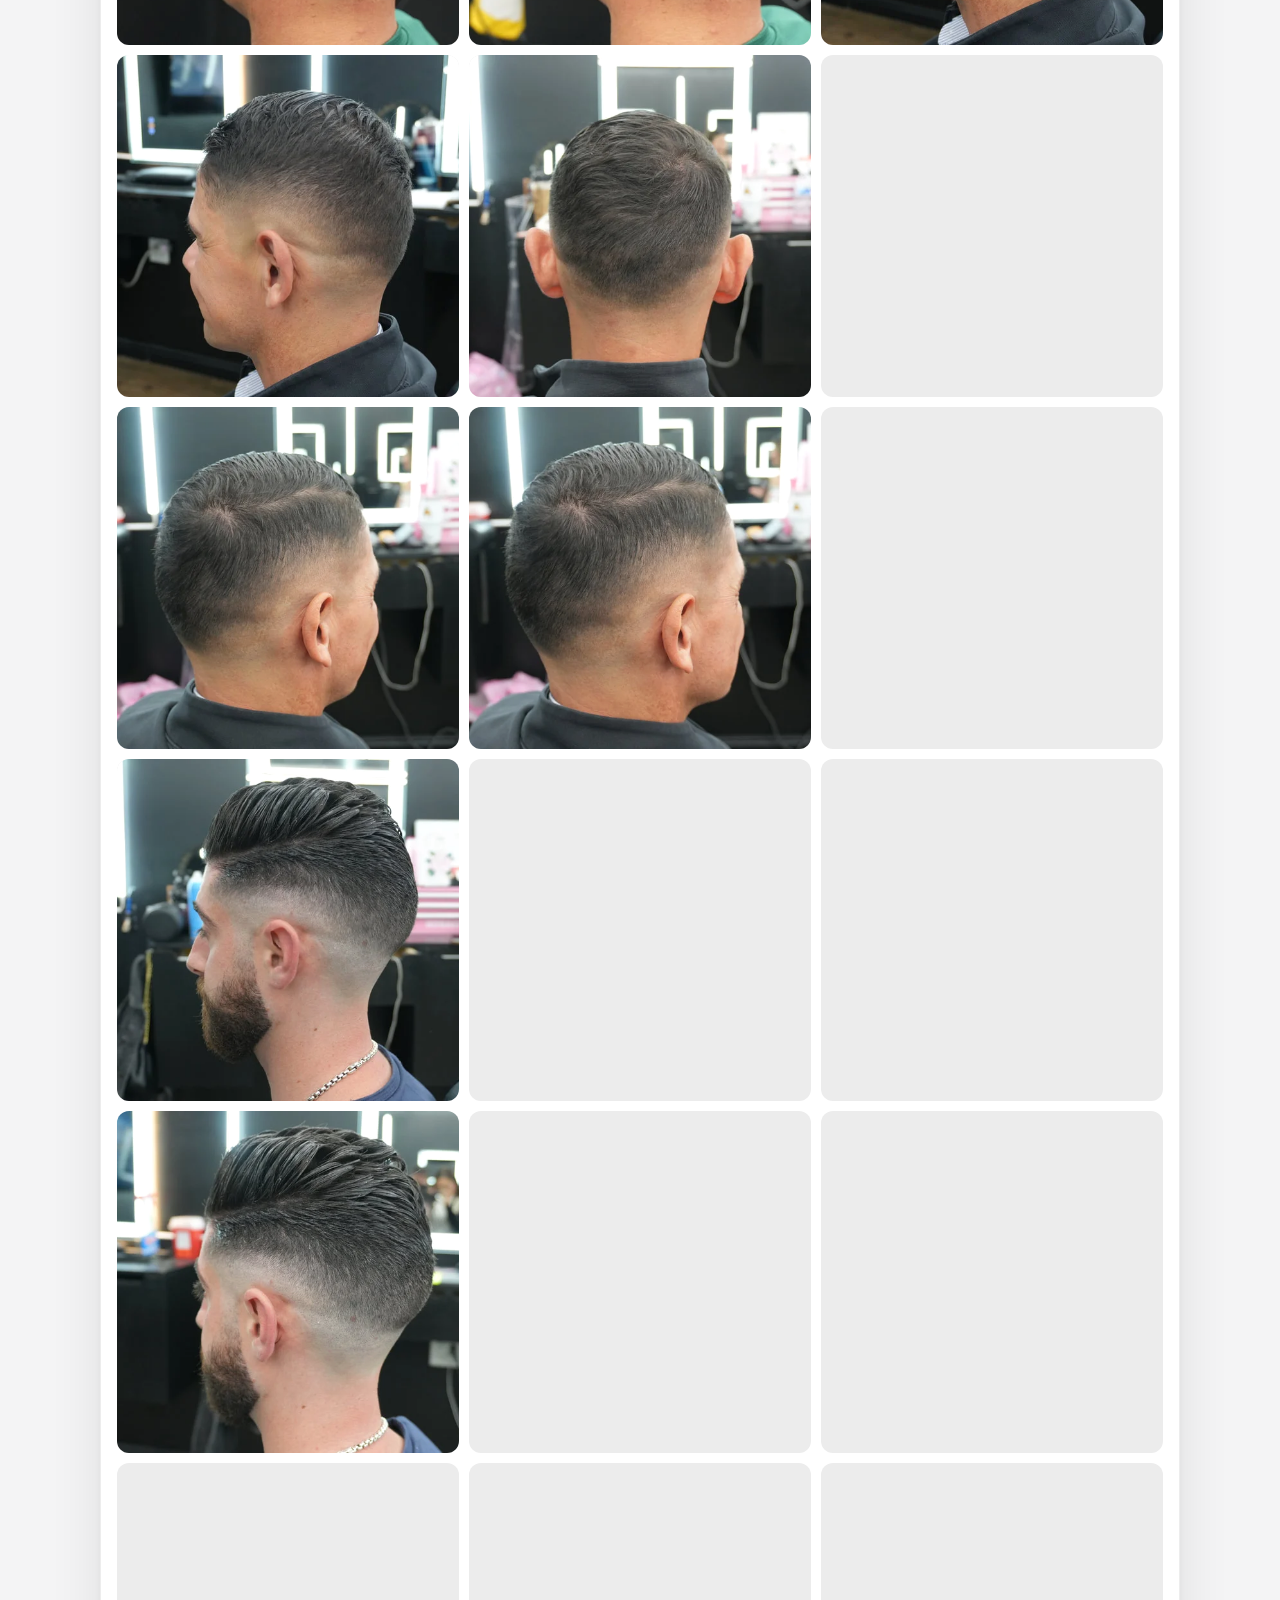
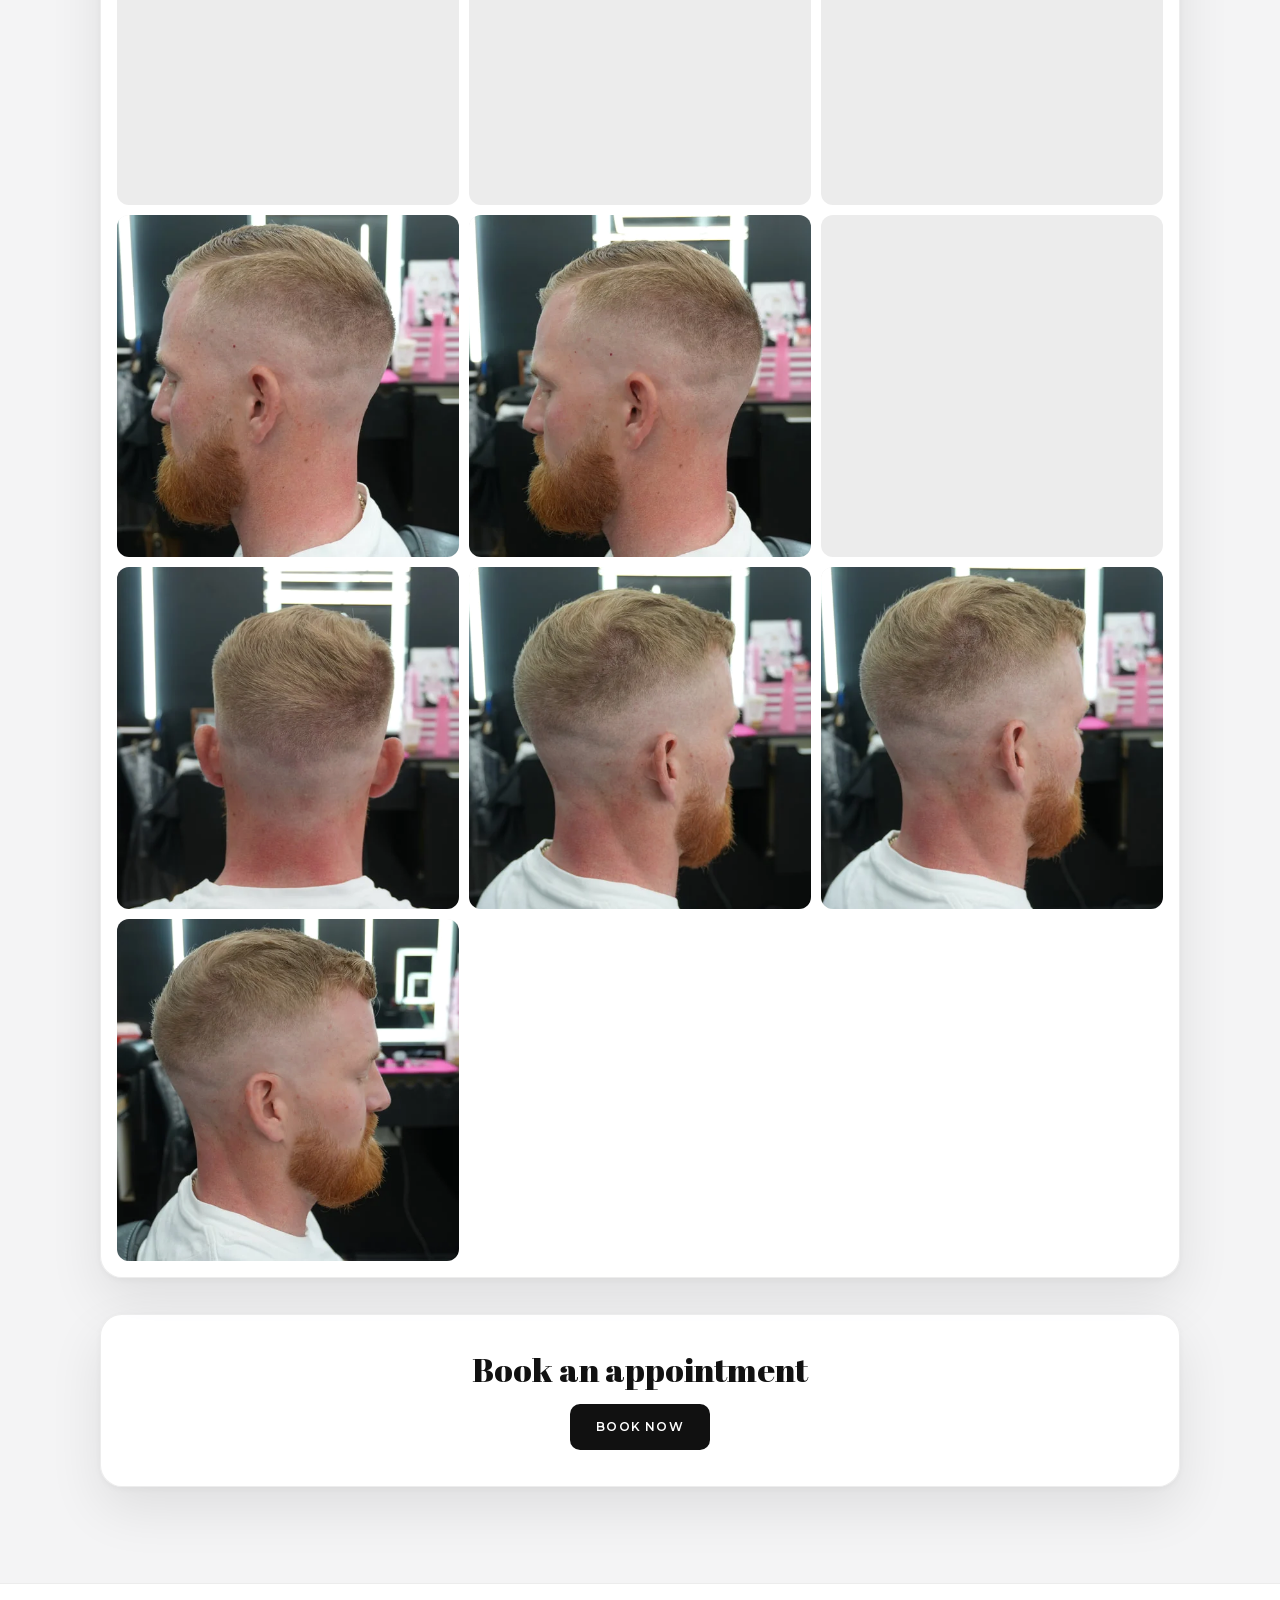
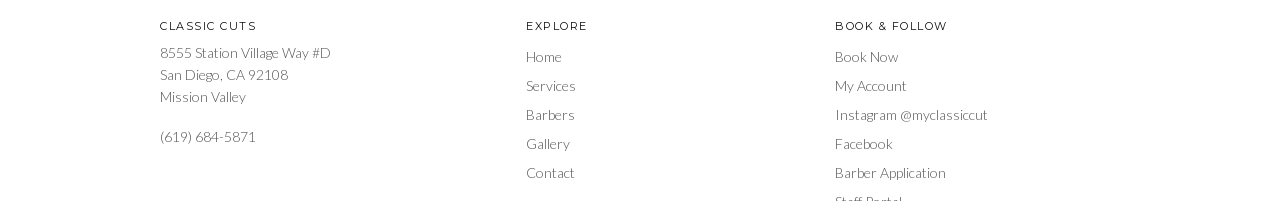
<file: wellington-199912.html>
<!DOCTYPE html>
<html lang="en">
<head>
<title>Tammy | Barber at Classic Cuts</title>
<link rel="canonical" href="https://www.classiccutssd.com/barbers/tammy" />
<meta property="og:site_name" content="CLASSIC CUTS BARBERSHOP" />
<meta property="og:title" content="Tammy | Barber at Classic Cuts" />
<meta property="og:description" content="Fresh cuts and clean finishes at Classic Cuts in Mission Valley, San Diego." />
<meta property="og:image" content="https://www.classiccutssd.com/assets/images/brand/instagram-2.png" />
<meta property="og:image" content="https://www.classiccutssd.com/assets/images/gallery/dsc00216.jpg" />
<meta property="og:url" content="https://www.classiccutssd.com/barbers/tammy" />
<meta name="description" content="Fresh cuts and clean finishes at Classic Cuts in Mission Valley, San Diego." />
<meta http-equiv="Content-Type" content="text/html; charset=utf-8"/>
<meta name="viewport" content="width=device-width, initial-scale=1.0"/>
<meta charset="utf-8" />
<link rel="icon" href="/favicon.ico" sizes="32x32" />
<link rel="icon" type="image/png" href="/assets/images/brand/favicon-32.png" sizes="32x32" />
<link rel="apple-touch-icon" href="/assets/images/brand/apple-touch-icon.png" />
<link rel="stylesheet" href="/assets/css/cc-fonts.css?v=20260814p" />
<link rel="stylesheet" href="/assets/css/cc-base.css?v=20260826a" />
<link rel="stylesheet" href="/assets/css/cc-chrome.css?v=20260814p" />
<link rel="stylesheet" href="/assets/css/cc-nav.css?v=20260814p" />
<link rel="stylesheet" href="/assets/css/cc-mega-barbers.css?v=20261014a" />
<link rel="stylesheet" href="/assets/css/cc-light-shell.css?v=20261022a" />
<link rel="stylesheet" href="/assets/css/cc-profile.css?v=20261022a" />

<script src="/assets/js/cc-business.js?v=20260830b" defer></script>
<script src="/assets/js/cc-nav.js?v=20261014a" defer></script>
</head>
<body class="cc-page-profile">
  <div class="cc-announce" role="banner">
    <span>Mission Valley</span>
    <span class="cc-announce__sep" aria-hidden="true">·</span>
    <a href="tel:6196845871">(619) 684-5871</a>
    <span class="cc-announce__sep" aria-hidden="true">·</span>
    <span>Walk-ins Welcome</span>
  </div>

<div class="cc-site">
  <header class="cc-header">
    <div class="cc-header__bar">
      <button class="cc-hamburger" type="button" aria-label="Menu" aria-expanded="false" aria-controls="cc-mobile-nav">
        <span></span>
      </button>
    </div>
    <nav class="cc-header__nav" aria-label="Primary">
      <div class="cc-nav-shell">
        <ul class="cc-nav">
          <li>
            <a href="/">Home</a>
          </li>
          <li class="is-active has-mega" data-mega="barbers">
            <a href="/barbers">Barbers</a>
          </li>
          <li>
            <a href="/services">Services</a>
          </li>
          <li>
            <a href="/gallery">Gallery</a>
          </li>
          <li>
            <a href="/contact">Contact</a>
          </li>
          <li class="cc-nav-account">
            <a href="/account">My Account</a>
          </li>
          <li class="cc-nav-apply">
            <a href="/apply">Apply</a>
          </li>
        </ul>
      </div>
    </nav>

    <div class="cc-mega" data-mega="barbers" hidden>
      <div class="cc-mega__inner">
        <div class="cc-mega__col cc-mega__col--primary">
          <div class="cc-mega__head">
            <p class="cc-mega__label">Our Barbers</p>
            <a class="cc-mega__all" href="/barbers">View all barbers</a>
          </div>
          <ul class="cc-mega__barbers">
              <li><a class="cc-mega__barber" href="/barbers/ray-lopez"><span class="cc-mega__avatar"><img src="/assets/images/barbers/ray.jpg" alt="" width="44" height="44" loading="lazy" decoding="async" /></span><span class="cc-mega__name">Ray Lopez</span></a></li>
              <li><a class="cc-mega__barber" href="/barbers/jay-oceguera"><span class="cc-mega__avatar"><img src="/assets/images/barbers/jay.jpg" alt="" width="44" height="44" loading="lazy" decoding="async" /></span><span class="cc-mega__name">Jay Oceguera</span></a></li>
              <li><a class="cc-mega__barber" href="/barbers/romero"><span class="cc-mega__avatar"><img src="/assets/images/barbers/romero.png" alt="" width="44" height="44" loading="lazy" decoding="async" /></span><span class="cc-mega__name">Romero Jorge</span></a></li>
              <li><a class="cc-mega__barber" href="/barbers/colton-ballew"><span class="cc-mega__avatar"><img src="/assets/images/barbers/colton.png" alt="" width="44" height="44" loading="lazy" decoding="async" /></span><span class="cc-mega__name">Colton Ballew</span></a></li>
              <li><a class="cc-mega__barber" href="/barbers/will-jaimes"><span class="cc-mega__avatar"><img src="/assets/images/barbers/will.png" alt="" width="44" height="44" loading="lazy" decoding="async" /></span><span class="cc-mega__name">Will Jaimes</span></a></li>
              <li><a class="cc-mega__barber" href="/barbers/tammy"><span class="cc-mega__avatar" aria-hidden="true">T</span><span class="cc-mega__name">Tammy</span></a></li>
              <li><a class="cc-mega__barber" href="/barbers/tevel"><span class="cc-mega__avatar"><img src="/assets/images/barbers/tevel.jpg" alt="" width="44" height="44" loading="lazy" decoding="async" /></span><span class="cc-mega__name">Tevel</span></a></li>
          </ul>
        </div>
        <div class="cc-mega__col">
          <p class="cc-mega__label">Book &amp; Visit</p>
          <ul class="cc-mega__links">
            <li><a href="/book">Book online</a></li>
            <li><a href="/account">My account</a></li>
            <li><a href="tel:6196845871">Call (619) 684-5871</a></li>
            <li><a href="https://www.google.com/maps/dir/?api=1&destination=8555+Station+Village+Way,+San+Diego,+CA+92108" target="_blank" rel="noopener noreferrer">Get directions</a></li>
            <li><a href="https://www.instagram.com/myclassiccut/" target="_blank" rel="noopener noreferrer">Instagram</a></li>
            <li class="cc-mega__staff"><a href="https://booking.fpdesigner.com/staff/classic-cuts/login">Staff Portal</a></li>
          </ul>
        </div>
      </div>
    </div>
  </header>
  <div class="cc-nav-backdrop" hidden></div>
  <nav class="cc-mobile-nav" id="cc-mobile-nav" aria-label="Mobile" aria-hidden="true">
    <ul class="cc-nav">
      <li><a href="/">Home</a></li>
      <li class="is-active has-mega"><a href="/barbers">Barbers</a>
        <ul class="cc-mega-mobile">
          <li><a class="cc-mobile-barber" href="/barbers/ray-lopez"><span class="cc-mega__avatar"><img src="/assets/images/barbers/ray.jpg" alt="" width="44" height="44" loading="lazy" decoding="async" /></span><span class="cc-mega__name">Ray Lopez</span></a></li>
          <li><a class="cc-mobile-barber" href="/barbers/jay-oceguera"><span class="cc-mega__avatar"><img src="/assets/images/barbers/jay.jpg" alt="" width="44" height="44" loading="lazy" decoding="async" /></span><span class="cc-mega__name">Jay Oceguera</span></a></li>
          <li><a class="cc-mobile-barber" href="/barbers/romero"><span class="cc-mega__avatar"><img src="/assets/images/barbers/romero.png" alt="" width="44" height="44" loading="lazy" decoding="async" /></span><span class="cc-mega__name">Romero Jorge</span></a></li>
          <li><a class="cc-mobile-barber" href="/barbers/colton-ballew"><span class="cc-mega__avatar"><img src="/assets/images/barbers/colton.png" alt="" width="44" height="44" loading="lazy" decoding="async" /></span><span class="cc-mega__name">Colton Ballew</span></a></li>
          <li><a class="cc-mobile-barber" href="/barbers/will-jaimes"><span class="cc-mega__avatar"><img src="/assets/images/barbers/will.png" alt="" width="44" height="44" loading="lazy" decoding="async" /></span><span class="cc-mega__name">Will Jaimes</span></a></li>
          <li><a class="cc-mobile-barber" href="/barbers/tammy"><span class="cc-mega__avatar" aria-hidden="true">T</span><span class="cc-mega__name">Tammy</span></a></li>
          <li><a class="cc-mobile-barber" href="/barbers/tevel"><span class="cc-mega__avatar"><img src="/assets/images/barbers/tevel.jpg" alt="" width="44" height="44" loading="lazy" decoding="async" /></span><span class="cc-mega__name">Tevel</span></a></li>
        </ul>
      </li>
      <li><a href="/services">Services</a></li>
      <li><a href="/gallery">Gallery</a></li>
      <li><a href="/contact">Contact</a></li>
      <li class="cc-nav-account"><a href="/account">My Account</a></li>
      <li class="cc-nav-apply"><a href="/apply">Apply</a></li>
    </ul>
    <div class="cc-mobile-actions">
      <a class="cc-btn cc-btn--light" href="/book">Book Now</a>
      <a class="cc-btn cc-btn--ghost-light" href="tel:6196845871">Call (619) 684-5871</a>
    </div>
    <div class="cc-mobile-extra">
      <a href="https://www.google.com/maps/dir/?api=1&destination=8555+Station+Village+Way,+San+Diego,+CA+92108" target="_blank" rel="noopener noreferrer">Directions</a>
      <a href="https://www.instagram.com/myclassiccut/" target="_blank" rel="noopener noreferrer">Instagram</a>
      <a class="cc-mobile-extra__staff" href="https://booking.fpdesigner.com/staff/classic-cuts/login">Staff Portal</a>
    </div>
  </nav>

  <main id="cc-content" class="cc-main cc-legacy">
<div class="wsite-section-wrap">
	<div class="wsite-section wsite-body-section wsite-background-101"  >
		<div class="wsite-section-content">
        <div class="container">
			<div class="wsite-section-elements">
<header class="cc-profile-hero">
  <div class="cc-profile-hero__photo-wrap cc-profile-hero__photo-wrap--placeholder" role="img" aria-label="Photo of Tammy coming soon">
    <span class="cc-profile-hero__photo-placeholder-mark" aria-hidden="true">T</span>
    <span class="cc-profile-hero__photo-placeholder-note" aria-hidden="true">Photo coming soon</span>
  </div>
  <div class="cc-profile-hero__copy">
    <p class="cc-profile-hero__eyebrow">Classic Cuts Barber</p>
    <h1 class="cc-profile-hero__name">Tammy</h1>
    <p class="cc-profile-hero__bio">Fresh cuts and clean finishes at Classic Cuts Mission Valley.</p>
    <div class="cc-profile-hero__actions">
      <a class="cc-btn cc-btn--dark" href="/book">Book with Tammy</a>
      <a class="cc-profile-hero__ig" href="https://www.instagram.com/myclassiccut/" target="_blank" rel="noopener noreferrer" aria-label="Instagram"><img src="/assets/images/brand/instagram.png" alt="" width="40" height="40" /></a>
    </div>
  </div>
</header>

<div><div style="height: 20px; overflow: hidden; width: 100%;"></div>
<hr class="styled-hr" style="width:100%;"></hr>
<div style="height: 20px; overflow: hidden; width: 100%;"></div></div>

<h2 class="wsite-content-title" style="text-align:center;">Check Out My Work</h2>

<div><div style="height: 20px; overflow: hidden; width: 100%;"></div>
<hr class="styled-hr" style="width:100%;"></hr>
<div style="height: 20px; overflow: hidden; width: 100%;"></div></div>

<div><div style="height:20px;overflow:hidden"></div>
<div class="cc-work-grid" id="790198969967387291-work" role="list"><a class="cc-work-grid__item" href="/assets/images/gallery/dsc00216.jpg" data-lightbox="work"><img src="/assets/images/gallery/dsc00216.jpg" alt="Haircut by Tammy" loading="lazy" decoding="async" width="800" height="533" /></a><a class="cc-work-grid__item" href="/assets/images/barbers/portfolio/tammy/dsc00218.webp" data-lightbox="work"><img src="/assets/images/barbers/portfolio/tammy/dsc00218.webp" alt="Textured crop with taper fade, back of head, by Tammy" loading="lazy" decoding="async" width="800" height="533" /></a><a class="cc-work-grid__item" href="/assets/images/barbers/portfolio/tammy/dsc00220.webp" data-lightbox="work"><img src="/assets/images/barbers/portfolio/tammy/dsc00220.webp" alt="Textured crop with taper fade, back of head, by Tammy" loading="lazy" decoding="async" width="800" height="533" /></a><a class="cc-work-grid__item" href="/assets/images/barbers/portfolio/tammy/dsc00222.webp" data-lightbox="work"><img src="/assets/images/barbers/portfolio/tammy/dsc00222.webp" alt="Textured crop with fade, back of head, by Tammy" loading="lazy" decoding="async" width="800" height="533" /></a><a class="cc-work-grid__item" href="/assets/images/barbers/portfolio/tammy/dsc00223.webp" data-lightbox="work"><img src="/assets/images/barbers/portfolio/tammy/dsc00223.webp" alt="Textured crop with fade, back of head, by Tammy" loading="lazy" decoding="async" width="800" height="533" /></a><a class="cc-work-grid__item" href="/assets/images/barbers/portfolio/tammy/dsc00282.webp" data-lightbox="work"><img src="/assets/images/barbers/portfolio/tammy/dsc00282.webp" alt="Slicked side-part fade by Tammy" loading="lazy" decoding="async" width="800" height="533" /></a><a class="cc-work-grid__item" href="/assets/images/barbers/portfolio/tammy/dsc00283.webp" data-lightbox="work"><img src="/assets/images/barbers/portfolio/tammy/dsc00283.webp" alt="Slicked side-part fade by Tammy" loading="lazy" decoding="async" width="800" height="533" /></a><a class="cc-work-grid__item" href="/assets/images/barbers/portfolio/tammy/dsc00284.webp" data-lightbox="work"><img src="/assets/images/barbers/portfolio/tammy/dsc00284.webp" alt="Short buzz cut, back of head, by Tammy" loading="lazy" decoding="async" width="800" height="533" /></a><a class="cc-work-grid__item" href="/assets/images/barbers/portfolio/tammy/dsc00286.webp" data-lightbox="work"><img src="/assets/images/barbers/portfolio/tammy/dsc00286.webp" alt="Short crop, back of head, by Tammy" loading="lazy" decoding="async" width="800" height="533" /></a><a class="cc-work-grid__item" href="/assets/images/barbers/portfolio/tammy/dsc00287.webp" data-lightbox="work"><img src="/assets/images/barbers/portfolio/tammy/dsc00287.webp" alt="Short crop with side-part fade, back of head, by Tammy" loading="lazy" decoding="async" width="800" height="533" /></a><a class="cc-work-grid__item" href="/assets/images/barbers/portfolio/tammy/dsc00288.webp" data-lightbox="work"><img src="/assets/images/barbers/portfolio/tammy/dsc00288.webp" alt="Short crop with side-part fade, back of head, by Tammy" loading="lazy" decoding="async" width="800" height="533" /></a><a class="cc-work-grid__item" href="/assets/images/barbers/portfolio/tammy/dsc00289.webp" data-lightbox="work"><img src="/assets/images/barbers/portfolio/tammy/dsc00289.webp" alt="Short crop with side-part fade, back of head, by Tammy" loading="lazy" decoding="async" width="800" height="533" /></a><a class="cc-work-grid__item" href="/assets/images/barbers/portfolio/tammy/dsc00290.webp" data-lightbox="work"><img src="/assets/images/barbers/portfolio/tammy/dsc00290.webp" alt="Slicked side-part fade with full beard by Tammy" loading="lazy" decoding="async" width="800" height="533" /></a><a class="cc-work-grid__item" href="/assets/images/barbers/portfolio/tammy/dsc00291.webp" data-lightbox="work"><img src="/assets/images/barbers/portfolio/tammy/dsc00291.webp" alt="Slicked side-part fade with full beard by Tammy" loading="lazy" decoding="async" width="800" height="533" /></a><a class="cc-work-grid__item" href="/assets/images/barbers/portfolio/tammy/dsc00292.webp" data-lightbox="work"><img src="/assets/images/barbers/portfolio/tammy/dsc00292.webp" alt="Slicked side-part fade with full beard by Tammy" loading="lazy" decoding="async" width="800" height="533" /></a><a class="cc-work-grid__item" href="/assets/images/barbers/portfolio/tammy/dsc00293.webp" data-lightbox="work"><img src="/assets/images/barbers/portfolio/tammy/dsc00293.webp" alt="Slicked side-part fade with full beard by Tammy" loading="lazy" decoding="async" width="800" height="533" /></a><a class="cc-work-grid__item" href="/assets/images/barbers/portfolio/tammy/dsc00295.webp" data-lightbox="work"><img src="/assets/images/barbers/portfolio/tammy/dsc00295.webp" alt="Slicked side-part fade with beard, back of head, by Tammy" loading="lazy" decoding="async" width="800" height="533" /></a><a class="cc-work-grid__item" href="/assets/images/barbers/portfolio/tammy/dsc00296.webp" data-lightbox="work"><img src="/assets/images/barbers/portfolio/tammy/dsc00296.webp" alt="Slicked side-part fade, back of head, by Tammy" loading="lazy" decoding="async" width="800" height="533" /></a><a class="cc-work-grid__item" href="/assets/images/barbers/portfolio/tammy/dsc00299.webp" data-lightbox="work"><img src="/assets/images/barbers/portfolio/tammy/dsc00299.webp" alt="Slicked side-part fade with full beard by Tammy" loading="lazy" decoding="async" width="800" height="533" /></a><a class="cc-work-grid__item" href="/assets/images/barbers/portfolio/tammy/dsc00301.webp" data-lightbox="work"><img src="/assets/images/barbers/portfolio/tammy/dsc00301.webp" alt="Slicked side-part fade with full beard by Tammy" loading="lazy" decoding="async" width="800" height="533" /></a><a class="cc-work-grid__item" href="/assets/images/barbers/portfolio/tammy/dsc00317.webp" data-lightbox="work"><img src="/assets/images/barbers/portfolio/tammy/dsc00317.webp" alt="Short crop with fade and beard by Tammy" loading="lazy" decoding="async" width="800" height="533" /></a><a class="cc-work-grid__item" href="/assets/images/barbers/portfolio/tammy/dsc00318.webp" data-lightbox="work"><img src="/assets/images/barbers/portfolio/tammy/dsc00318.webp" alt="Short crop fade with beard, back of head, by Tammy" loading="lazy" decoding="async" width="800" height="533" /></a><a class="cc-work-grid__item" href="/assets/images/barbers/portfolio/tammy/dsc00319.webp" data-lightbox="work"><img src="/assets/images/barbers/portfolio/tammy/dsc00319.webp" alt="Short crop fade with beard by Tammy" loading="lazy" decoding="async" width="800" height="533" /></a><a class="cc-work-grid__item" href="/assets/images/barbers/portfolio/tammy/dsc00320.webp" data-lightbox="work"><img src="/assets/images/barbers/portfolio/tammy/dsc00320.webp" alt="Short crop fade, back of head, by Tammy" loading="lazy" decoding="async" width="800" height="533" /></a><a class="cc-work-grid__item" href="/assets/images/barbers/portfolio/tammy/dsc00322.webp" data-lightbox="work"><img src="/assets/images/barbers/portfolio/tammy/dsc00322.webp" alt="Short crop fade, back of head, by Tammy" loading="lazy" decoding="async" width="800" height="533" /></a><a class="cc-work-grid__item" href="/assets/images/barbers/portfolio/tammy/dsc00323.webp" data-lightbox="work"><img src="/assets/images/barbers/portfolio/tammy/dsc00323.webp" alt="Short crop fade with beard, back of head, by Tammy" loading="lazy" decoding="async" width="800" height="533" /></a><a class="cc-work-grid__item" href="/assets/images/barbers/portfolio/tammy/dsc00324.webp" data-lightbox="work"><img src="/assets/images/barbers/portfolio/tammy/dsc00324.webp" alt="Short crop fade with beard, back of head, by Tammy" loading="lazy" decoding="async" width="800" height="533" /></a><a class="cc-work-grid__item" href="/assets/images/barbers/portfolio/tammy/dsc00325.webp" data-lightbox="work"><img src="/assets/images/barbers/portfolio/tammy/dsc00325.webp" alt="Short crop fade with beard by Tammy" loading="lazy" decoding="async" width="800" height="533" /></a></div>

<div style="height:20px;overflow:hidden"></div></div>

<div class="cc-profile-book"><h2>Book an appointment</h2><a class="cc-btn cc-btn--dark" href="/book">Book Now</a></div>
			</div>
		</div>
      </div>

	</div>
</div>
  </main>
  <footer class="footer-wrap cc-footer">
    <div class="cc-footer__inner">
      <div>
        <h4>Classic Cuts</h4>
        <p>8555 Station Village Way #D<br>San Diego, CA 92108<br>Mission Valley</p>
        <p><a href="tel:6196845871">(619) 684-5871</a></p>
      </div>
      <div>
        <h4>Explore</h4>
        <p>
          <a href="/">Home</a><br>
          <a href="/services">Services</a><br>
          <a href="/barbers">Barbers</a><br>
          <a href="/gallery">Gallery</a><br>
          <a href="/contact">Contact</a>
        </p>
      </div>
      <div>
        <h4>Book &amp; Follow</h4>
        <p>
          <a href="/book">Book Now</a><br>
          <a href="/account">My Account</a><br>
          <a href="https://www.instagram.com/myclassiccut/" target="_blank" rel="noopener noreferrer">Instagram @myclassiccut</a><br>
          <a href="https://www.facebook.com/myclassiccut/" target="_blank" rel="noopener noreferrer">Facebook</a><br>
          <a href="/apply">Barber Application</a><br>
          <a href="https://booking.fpdesigner.com/staff/classic-cuts/login">Staff Portal</a>
        </p>
      </div>
      <p class="cc-footer__copy">© 2026 Classic Cuts Barbershop. All rights reserved.</p>
    </div>
  </footer>

</div>

<script src="/assets/js/cc-profile.js?v=20260814a" defer></script>
</body>
</html>
</file>
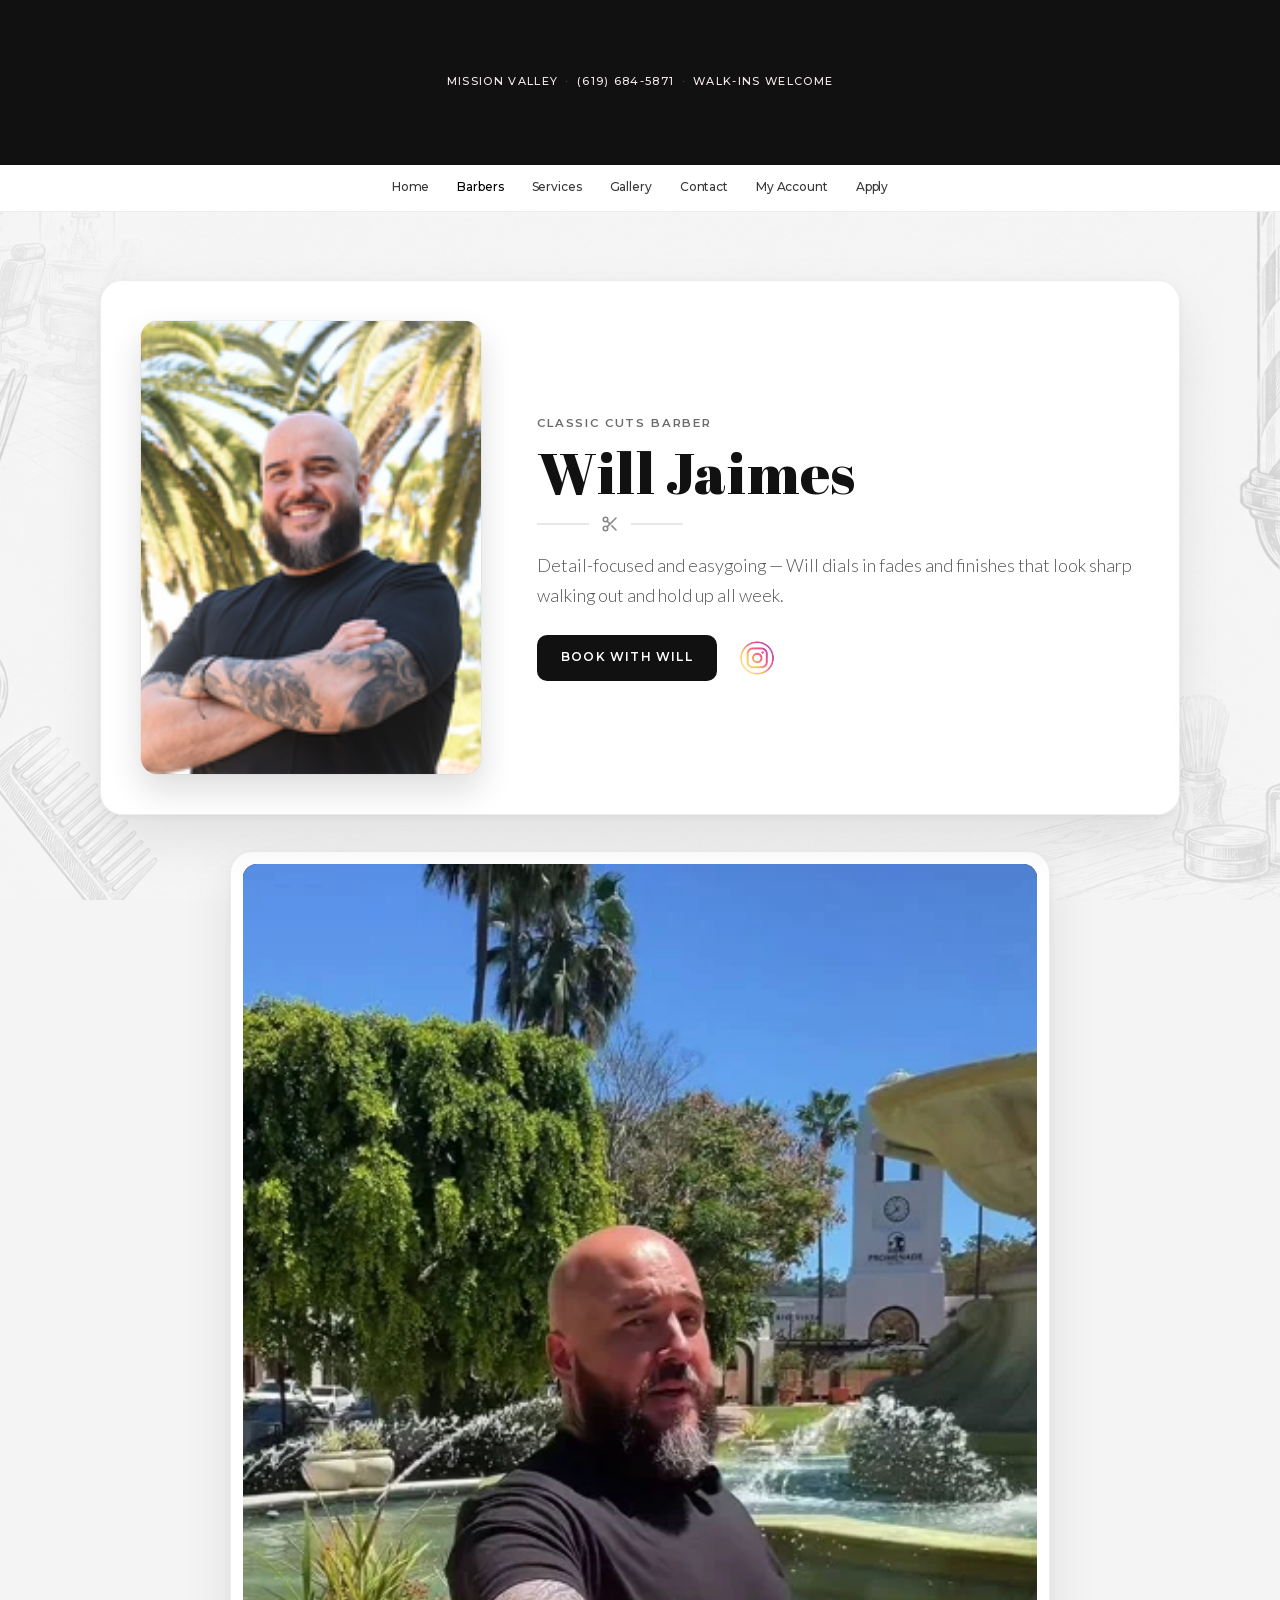
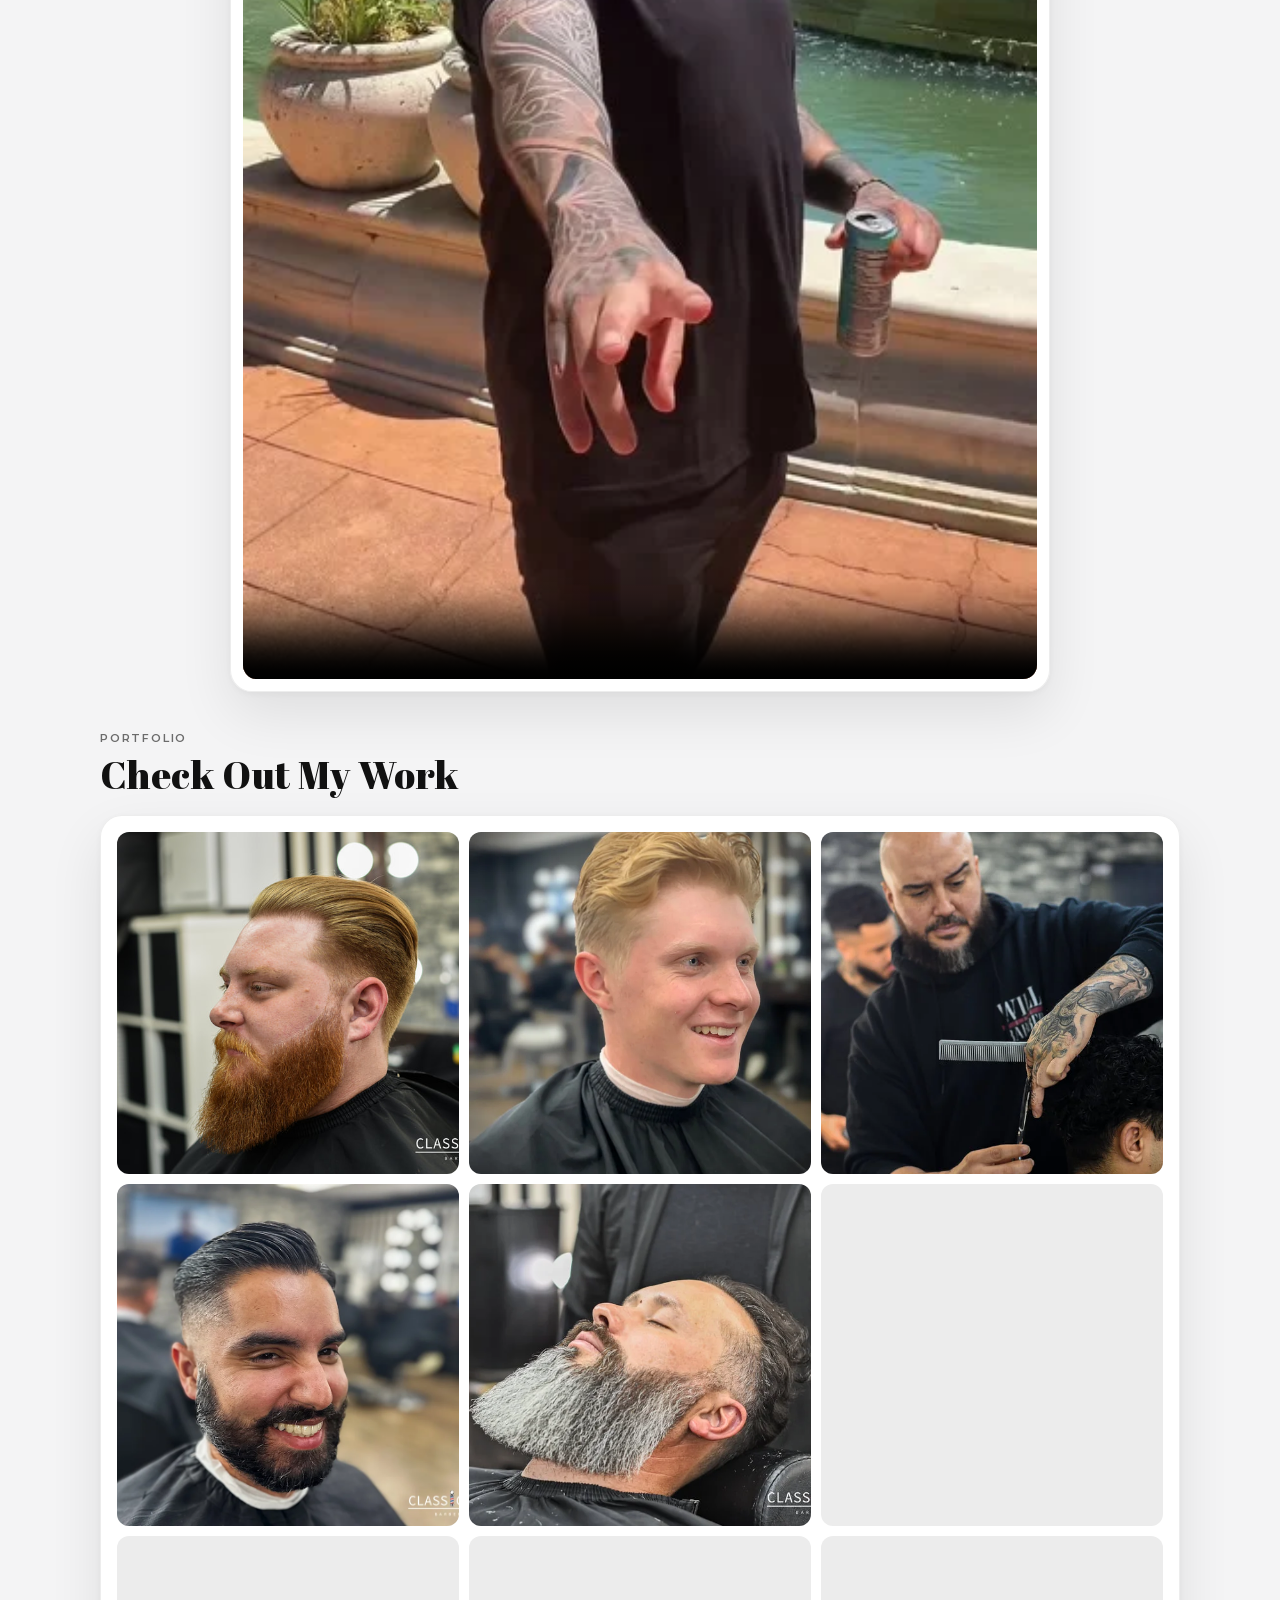
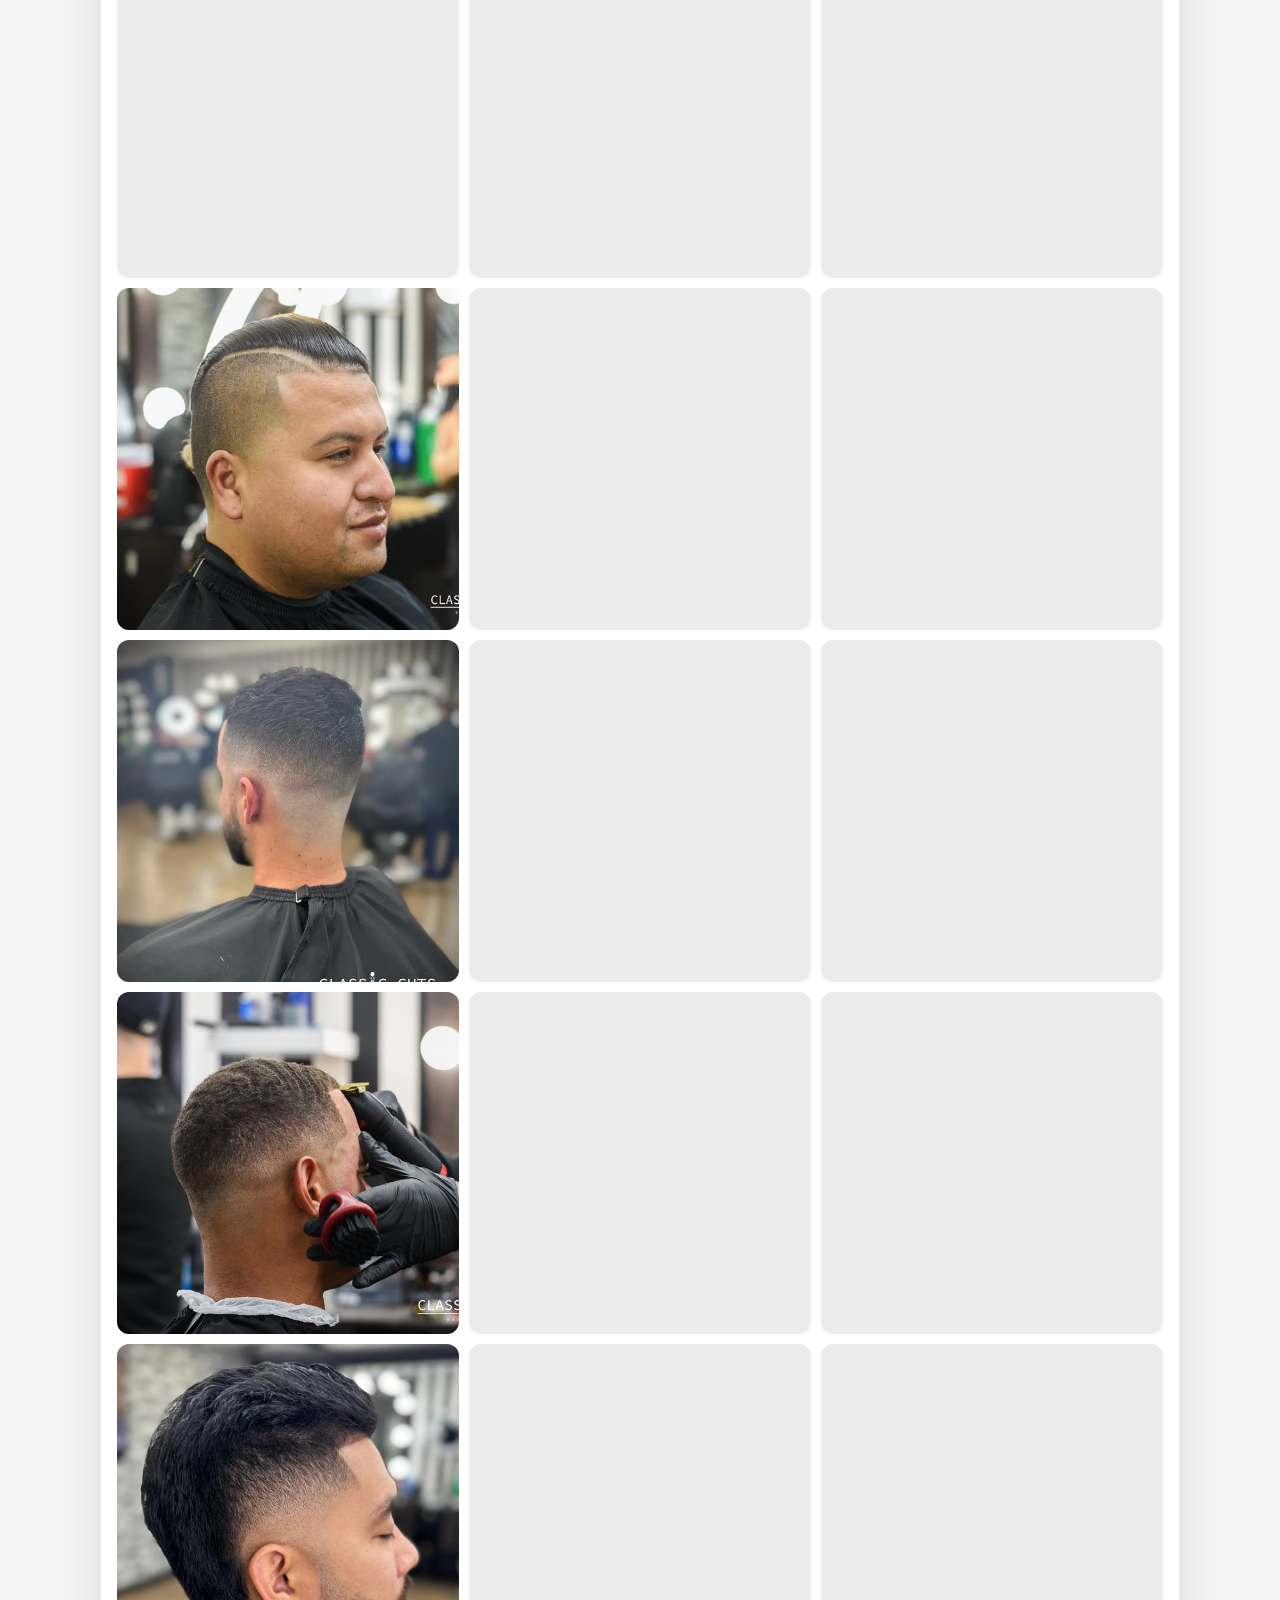
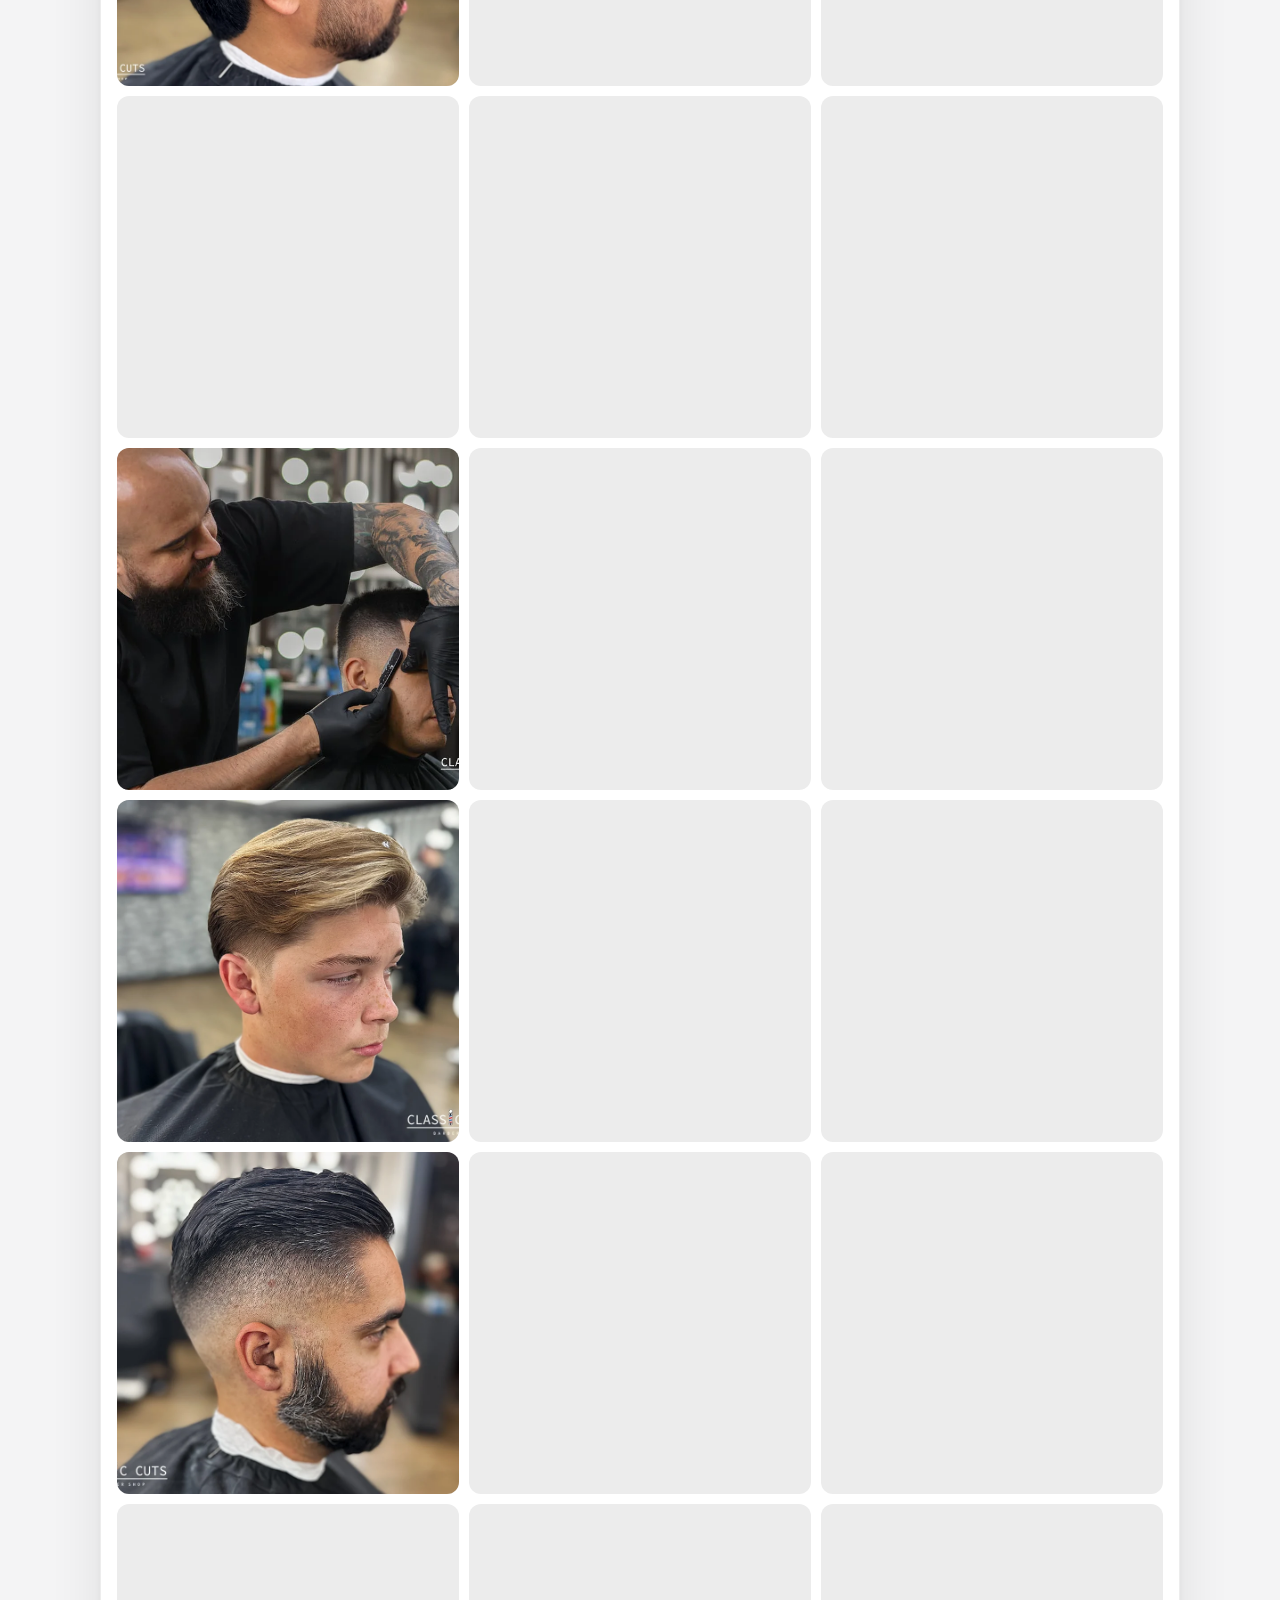
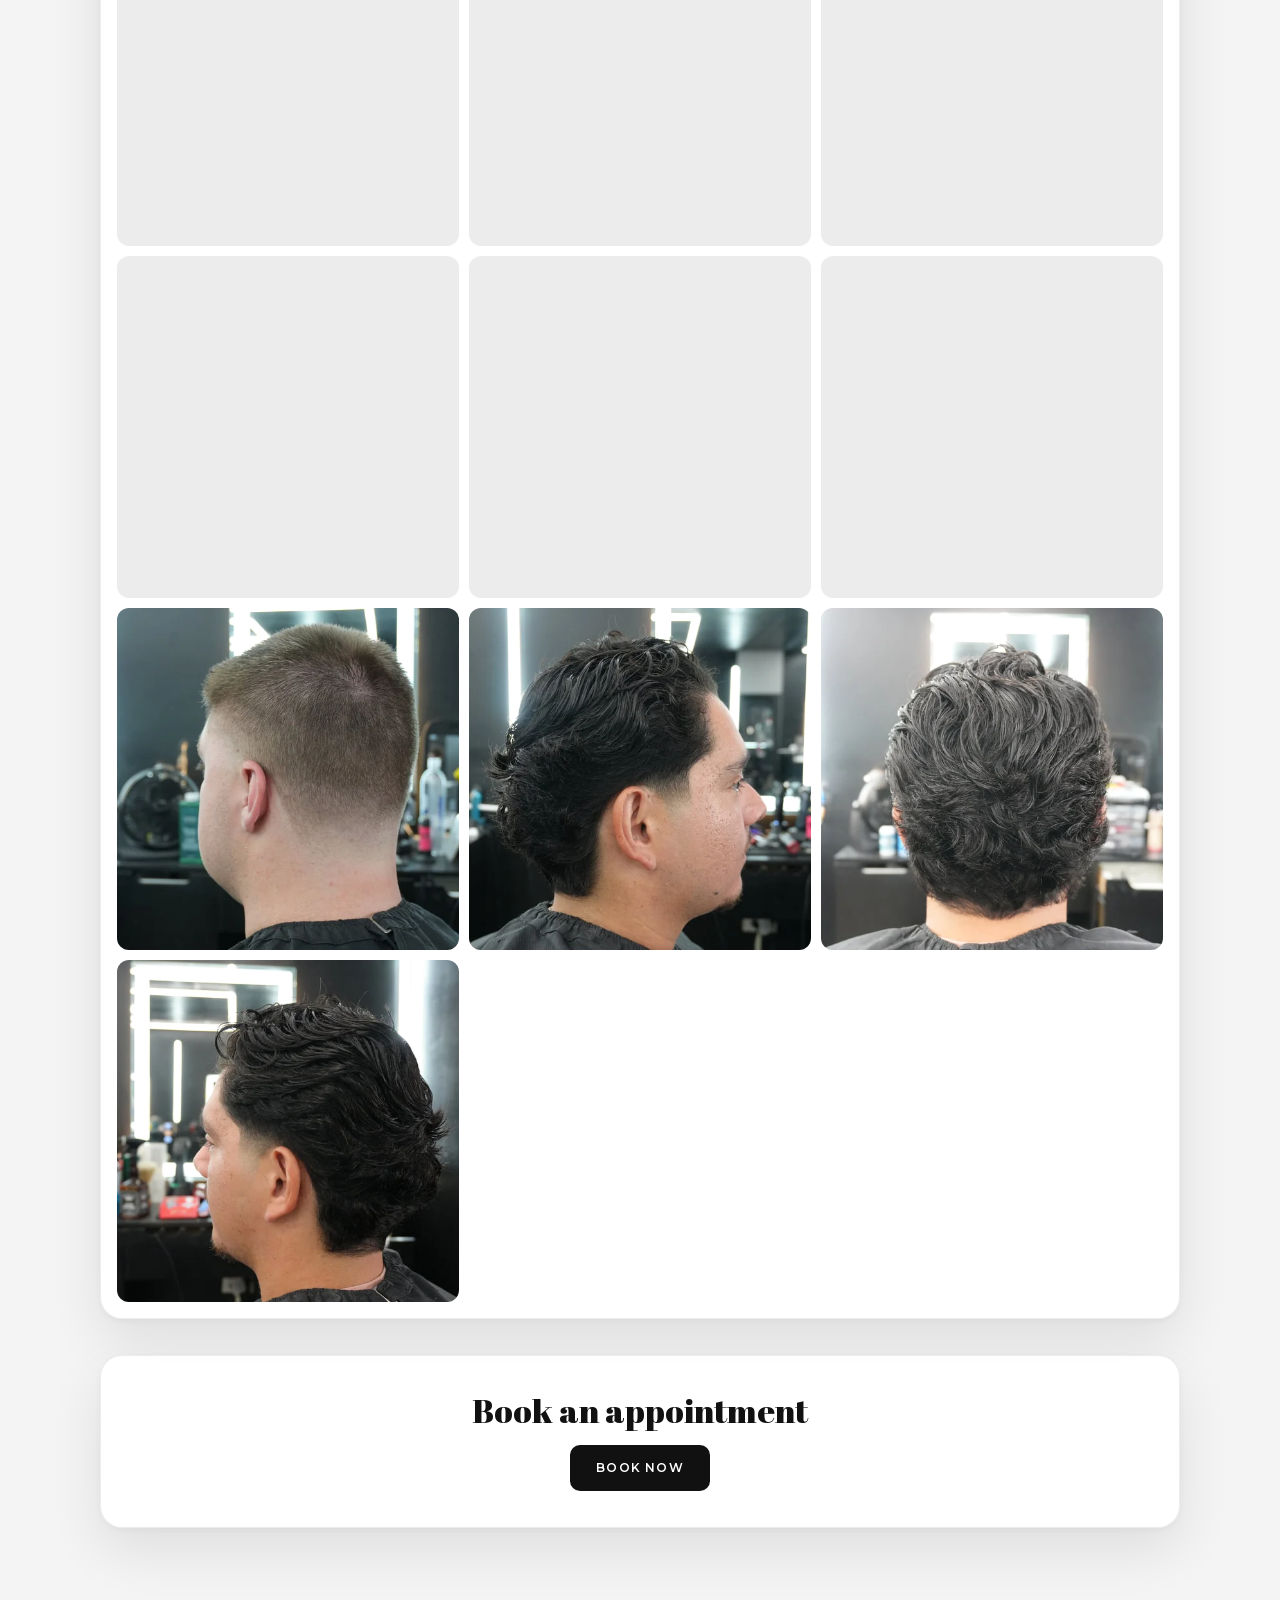
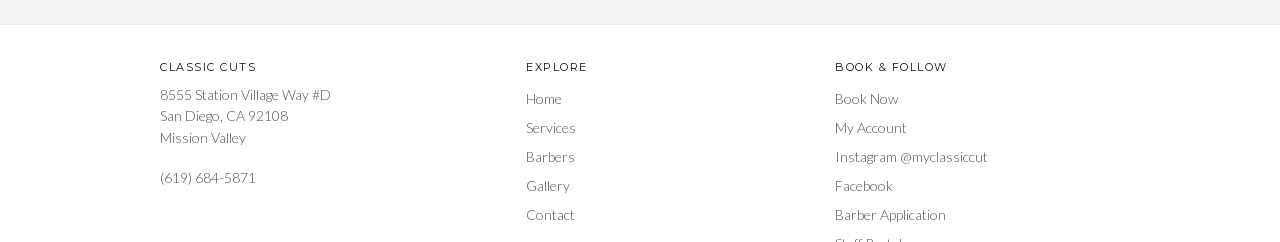
<file: willjaimes.html>
<!DOCTYPE html>
<html lang="en">
<head>
<title>Will Jaimes | Barber at Classic Cuts</title>
<link rel="canonical" href="https://www.classiccutssd.com/barbers/will-jaimes" />
<meta property="og:site_name" content="CLASSIC CUTS BARBERSHOP" />
<meta property="og:title" content="Will Jaimes | Barber at Classic Cuts" />
<meta property="og:description" content="Detail-focused and easygoing — Will dials in fades and finishes that look sharp walking out and hold up all week at Classic Cuts in Mission Valley, San Diego." />
<meta property="og:image" content="https://www.classiccutssd.com/assets/images/brand/instagram-published.png?1665179361" />
<meta property="og:image" content="https://www.classiccutssd.com/assets/images/gallery/dsc-0693-4-copy.jpg" />
<meta property="og:url" content="https://www.classiccutssd.com/barbers/will-jaimes" />
<meta name="description" content="Detail-focused and easygoing — Will dials in fades and finishes that look sharp walking out and hold up all week at Classic Cuts in Mission Valley, San Diego." />
<meta name="keywords" content="Barbershop, Best barbershop, barbers, best barbershop near me, barbershop near me, best barbers sd, best barbers san diego, best barbershop san diego, classic, classic cuts, luxury barbershop, barbershop with beer, san diego, mission valley barbershop,Bes" />
<meta http-equiv="Content-Type" content="text/html; charset=utf-8"/>
<meta name="viewport" content="width=device-width, initial-scale=1.0"/>
<meta charset="utf-8" />
<link rel="icon" href="/favicon.ico" sizes="32x32" />
<link rel="icon" type="image/png" href="/assets/images/brand/favicon-32.png" sizes="32x32" />
<link rel="apple-touch-icon" href="/assets/images/brand/apple-touch-icon.png" />
<link rel="stylesheet" href="/assets/css/cc-fonts.css?v=20260814p" />
<link rel="stylesheet" href="/assets/css/cc-base.css?v=20260826a" />
<link rel="stylesheet" href="/assets/css/cc-chrome.css?v=20260814p" />
<link rel="stylesheet" href="/assets/css/cc-nav.css?v=20260814p" />
<link rel="stylesheet" href="/assets/css/cc-mega-barbers.css?v=20261014a" />
<link rel="stylesheet" href="/assets/css/cc-light-shell.css?v=20261022a" />
<link rel="stylesheet" href="/assets/css/cc-profile.css?v=20261022a" />

<script src="/assets/js/cc-business.js?v=20260830b" defer></script>
<script src="/assets/js/cc-nav.js?v=20261014a" defer></script>
</head>
<body class="cc-page-profile">
  <div class="cc-announce" role="banner">
    <span>Mission Valley</span>
    <span class="cc-announce__sep" aria-hidden="true">·</span>
    <a href="tel:6196845871">(619) 684-5871</a>
    <span class="cc-announce__sep" aria-hidden="true">·</span>
    <span>Walk-ins Welcome</span>
  </div>

<div class="cc-site">
  <header class="cc-header">
    <div class="cc-header__bar">
      <button class="cc-hamburger" type="button" aria-label="Menu" aria-expanded="false" aria-controls="cc-mobile-nav">
        <span></span>
      </button>
    </div>
    <nav class="cc-header__nav" aria-label="Primary">
      <div class="cc-nav-shell">
        <ul class="cc-nav">
          <li>
            <a href="/">Home</a>
          </li>
          <li class="is-active has-mega" data-mega="barbers">
            <a href="/barbers">Barbers</a>
          </li>
          <li>
            <a href="/services">Services</a>
          </li>
          <li>
            <a href="/gallery">Gallery</a>
          </li>
          <li>
            <a href="/contact">Contact</a>
          </li>
          <li class="cc-nav-account">
            <a href="/account">My Account</a>
          </li>
          <li class="cc-nav-apply">
            <a href="/apply">Apply</a>
          </li>
        </ul>
      </div>
    </nav>

    <div class="cc-mega" data-mega="barbers" hidden>
      <div class="cc-mega__inner">
        <div class="cc-mega__col cc-mega__col--primary">
          <div class="cc-mega__head">
            <p class="cc-mega__label">Our Barbers</p>
            <a class="cc-mega__all" href="/barbers">View all barbers</a>
          </div>
          <ul class="cc-mega__barbers">
              <li><a class="cc-mega__barber" href="/barbers/ray-lopez"><span class="cc-mega__avatar"><img src="/assets/images/barbers/ray.jpg" alt="" width="44" height="44" loading="lazy" decoding="async" /></span><span class="cc-mega__name">Ray Lopez</span></a></li>
              <li><a class="cc-mega__barber" href="/barbers/jay-oceguera"><span class="cc-mega__avatar"><img src="/assets/images/barbers/jay.jpg" alt="" width="44" height="44" loading="lazy" decoding="async" /></span><span class="cc-mega__name">Jay Oceguera</span></a></li>
              <li><a class="cc-mega__barber" href="/barbers/romero"><span class="cc-mega__avatar"><img src="/assets/images/barbers/romero.png" alt="" width="44" height="44" loading="lazy" decoding="async" /></span><span class="cc-mega__name">Romero Jorge</span></a></li>
              <li><a class="cc-mega__barber" href="/barbers/colton-ballew"><span class="cc-mega__avatar"><img src="/assets/images/barbers/colton.png" alt="" width="44" height="44" loading="lazy" decoding="async" /></span><span class="cc-mega__name">Colton Ballew</span></a></li>
              <li><a class="cc-mega__barber" href="/barbers/will-jaimes"><span class="cc-mega__avatar"><img src="/assets/images/barbers/will.png" alt="" width="44" height="44" loading="lazy" decoding="async" /></span><span class="cc-mega__name">Will Jaimes</span></a></li>
              <li><a class="cc-mega__barber" href="/barbers/tammy"><span class="cc-mega__avatar" aria-hidden="true">T</span><span class="cc-mega__name">Tammy</span></a></li>
              <li><a class="cc-mega__barber" href="/barbers/tevel"><span class="cc-mega__avatar"><img src="/assets/images/barbers/tevel.jpg" alt="" width="44" height="44" loading="lazy" decoding="async" /></span><span class="cc-mega__name">Tevel</span></a></li>
          </ul>
        </div>
        <div class="cc-mega__col">
          <p class="cc-mega__label">Book &amp; Visit</p>
          <ul class="cc-mega__links">
            <li><a href="/book">Book online</a></li>
            <li><a href="/account">My account</a></li>
            <li><a href="tel:6196845871">Call (619) 684-5871</a></li>
            <li><a href="https://www.google.com/maps/dir/?api=1&destination=8555+Station+Village+Way,+San+Diego,+CA+92108" target="_blank" rel="noopener noreferrer">Get directions</a></li>
            <li><a href="https://www.instagram.com/myclassiccut/" target="_blank" rel="noopener noreferrer">Instagram</a></li>
            <li class="cc-mega__staff"><a href="https://booking.fpdesigner.com/staff/classic-cuts/login">Staff Portal</a></li>
          </ul>
        </div>
      </div>
    </div>
  </header>
<div class="cc-nav-backdrop" hidden></div>
  <nav class="cc-mobile-nav" id="cc-mobile-nav" aria-label="Mobile" aria-hidden="true">
    <ul class="cc-nav">
      <li><a href="/">Home</a></li>
      <li class="is-active has-mega"><a href="/barbers">Barbers</a>
        <ul class="cc-mega-mobile">
          <li><a class="cc-mobile-barber" href="/barbers/ray-lopez"><span class="cc-mega__avatar"><img src="/assets/images/barbers/ray.jpg" alt="" width="44" height="44" loading="lazy" decoding="async" /></span><span class="cc-mega__name">Ray Lopez</span></a></li>
          <li><a class="cc-mobile-barber" href="/barbers/jay-oceguera"><span class="cc-mega__avatar"><img src="/assets/images/barbers/jay.jpg" alt="" width="44" height="44" loading="lazy" decoding="async" /></span><span class="cc-mega__name">Jay Oceguera</span></a></li>
          <li><a class="cc-mobile-barber" href="/barbers/romero"><span class="cc-mega__avatar"><img src="/assets/images/barbers/romero.png" alt="" width="44" height="44" loading="lazy" decoding="async" /></span><span class="cc-mega__name">Romero Jorge</span></a></li>
          <li><a class="cc-mobile-barber" href="/barbers/colton-ballew"><span class="cc-mega__avatar"><img src="/assets/images/barbers/colton.png" alt="" width="44" height="44" loading="lazy" decoding="async" /></span><span class="cc-mega__name">Colton Ballew</span></a></li>
          <li><a class="cc-mobile-barber" href="/barbers/will-jaimes"><span class="cc-mega__avatar"><img src="/assets/images/barbers/will.png" alt="" width="44" height="44" loading="lazy" decoding="async" /></span><span class="cc-mega__name">Will Jaimes</span></a></li>
          <li><a class="cc-mobile-barber" href="/barbers/tammy"><span class="cc-mega__avatar" aria-hidden="true">T</span><span class="cc-mega__name">Tammy</span></a></li>
          <li><a class="cc-mobile-barber" href="/barbers/tevel"><span class="cc-mega__avatar"><img src="/assets/images/barbers/tevel.jpg" alt="" width="44" height="44" loading="lazy" decoding="async" /></span><span class="cc-mega__name">Tevel</span></a></li>
        </ul>
      </li>
      <li><a href="/services">Services</a></li>
      <li><a href="/gallery">Gallery</a></li>
      <li><a href="/contact">Contact</a></li>
      <li class="cc-nav-account"><a href="/account">My Account</a></li>
      <li class="cc-nav-apply"><a href="/apply">Apply</a></li>
    </ul>
    <div class="cc-mobile-actions">
      <a class="cc-btn cc-btn--light" href="/book">Book Now</a>
      <a class="cc-btn cc-btn--ghost-light" href="tel:6196845871">Call (619) 684-5871</a>
    </div>
    <div class="cc-mobile-extra">
      <a href="https://www.google.com/maps/dir/?api=1&destination=8555+Station+Village+Way,+San+Diego,+CA+92108" target="_blank" rel="noopener noreferrer">Directions</a>
      <a href="https://www.instagram.com/myclassiccut/" target="_blank" rel="noopener noreferrer">Instagram</a>
      <a class="cc-mobile-extra__staff" href="https://booking.fpdesigner.com/staff/classic-cuts/login">Staff Portal</a>
    </div>
  </nav>

  <main id="cc-content" class="cc-main cc-legacy">
<div class="wsite-section-wrap">
	<div class="wsite-section wsite-body-section wsite-background-42"  >
		<div class="wsite-section-content">
        <div class="container">
			<div class="wsite-section-elements">
<header class="cc-profile-hero">
  <div class="cc-profile-hero__photo-wrap">
    <img class="cc-profile-hero__photo" src="/assets/images/barbers/will.png" alt="Will Jaimes" width="480" height="640" />
  </div>
  <div class="cc-profile-hero__copy">
    <p class="cc-profile-hero__eyebrow">Classic Cuts Barber</p>
    <h1 class="cc-profile-hero__name">Will Jaimes</h1>
    <p class="cc-profile-hero__bio">Detail-focused and easygoing — Will dials in fades and finishes that look sharp walking out and hold up all week.</p>
    <div class="cc-profile-hero__actions">
      <a class="cc-btn cc-btn--dark" href="/book">Book with Will</a>
      <a class="cc-profile-hero__ig" href="https://www.instagram.com/willthebarber81/" target="_blank" rel="noopener noreferrer" aria-label="Instagram"><img src="/assets/images/brand/instagram.png" alt="" width="40" height="40" /></a>
    </div>
  </div>
</header>

<div class="cc-profile-video"><video controls playsinline preload="metadata" poster="/assets/images/barbers/video-posters/will-intro.webp"><source src="/assets/videos/barbers/will/will-intro.mp4" type="video/mp4" /></video></div>
<div><div style="height: 20px; overflow: hidden; width: 100%;"></div>
<hr class="styled-hr" style="width:100%;"></hr>
<div style="height: 20px; overflow: hidden; width: 100%;"></div></div>

<h2 class="wsite-content-title" style="text-align:center;">Check Out My Work</h2>

<div><div style="height: 20px; overflow: hidden; width: 100%;"></div>
<hr class="styled-hr" style="width:100%;"></hr>
<div style="height: 20px; overflow: hidden; width: 100%;"></div></div>

<div><div style="height:20px;overflow:hidden"></div>
<div class="cc-work-grid" id="795473329643558184-work" role="list"><a class="cc-work-grid__item" href="/assets/images/gallery/dsc-0693-4-copy.jpg" data-lightbox="work"><img src="/assets/images/gallery/dsc-0693-4-copy.jpg" alt="Haircut by Will Jaimes" loading="lazy" decoding="async" width="800" height="535" /></a><a class="cc-work-grid__item" href="/assets/images/barbers/portfolio/will/img-7473-copy.webp" data-lightbox="work"><img src="/assets/images/barbers/portfolio/will/img-7473-copy.webp" alt="Side-swept textured fade on blonde hair by Will Jaimes" loading="lazy" decoding="async" width="600" height="800" /></a><a class="cc-work-grid__item" href="/assets/images/barbers/portfolio/will/dsc-0030.webp" data-lightbox="work"><img src="/assets/images/barbers/portfolio/will/dsc-0030.webp" alt="Will Jaimes cutting a client's curly haircut" loading="lazy" decoding="async" width="535" height="800" /></a><a class="cc-work-grid__item" href="/assets/images/barbers/portfolio/will/will-35.webp" data-lightbox="work"><img src="/assets/images/barbers/portfolio/will/will-35.webp" alt="Slicked side-part fade with light beard by Will Jaimes" loading="lazy" decoding="async" width="1024" height="768" /></a><a class="cc-work-grid__item" href="/assets/images/barbers/portfolio/will/dsc-0573-copy.webp" data-lightbox="work"><img src="/assets/images/barbers/portfolio/will/dsc-0573-copy.webp" alt="Will Jaimes grooming a reclined client's full beard" loading="lazy" decoding="async" width="800" height="535" /></a><a class="cc-work-grid__item" href="/assets/images/barbers/portfolio/will/dsc-0474-copy.webp" data-lightbox="work"><img src="/assets/images/barbers/portfolio/will/dsc-0474-copy.webp" alt="Curly crop with fade and light mustache by Will Jaimes" loading="lazy" decoding="async" width="800" height="535" /></a><a class="cc-work-grid__item" href="/assets/images/gallery/dsc-0423-copy.jpg" data-lightbox="work"><img src="/assets/images/gallery/dsc-0423-copy.jpg" alt="Haircut by Will Jaimes" loading="lazy" decoding="async" width="800" height="535" /></a><a class="cc-work-grid__item" href="/assets/images/barbers/portfolio/will/dsc-0802-copy.webp" data-lightbox="work"><img src="/assets/images/barbers/portfolio/will/dsc-0802-copy.webp" alt="Short crop with high fade by Will Jaimes" loading="lazy" decoding="async" width="800" height="535" /></a><a class="cc-work-grid__item" href="/assets/images/barbers/portfolio/will/dsc-0690.webp" data-lightbox="work"><img src="/assets/images/barbers/portfolio/will/dsc-0690.webp" alt="Will Jaimes with a bearded client at Classic Cuts" loading="lazy" decoding="async" width="800" height="535" /></a><a class="cc-work-grid__item" href="/assets/images/barbers/portfolio/will/dsc-0396-copy.webp" data-lightbox="work"><img src="/assets/images/barbers/portfolio/will/dsc-0396-copy.webp" alt="Slicked-back undercut with high fade by Will Jaimes" loading="lazy" decoding="async" width="800" height="535" /></a><a class="cc-work-grid__item" href="/assets/images/barbers/portfolio/will/will-34.webp" data-lightbox="work"><img src="/assets/images/barbers/portfolio/will/will-34.webp" alt="Buzz fade with light mustache by Will Jaimes" loading="lazy" decoding="async" width="1024" height="768" /></a><a class="cc-work-grid__item" href="/assets/images/barbers/portfolio/will/img-2410-copy.webp" data-lightbox="work"><img src="/assets/images/barbers/portfolio/will/img-2410-copy.webp" alt="Textured crop with fade and full beard by Will Jaimes" loading="lazy" decoding="async" width="689" height="800" /></a><a class="cc-work-grid__item" href="/assets/images/barbers/portfolio/will/img-2411-copy.webp" data-lightbox="work"><img src="/assets/images/barbers/portfolio/will/img-2411-copy.webp" alt="Short crop fade, back of head, by Will Jaimes" loading="lazy" decoding="async" width="671" height="800" /></a><a class="cc-work-grid__item" href="/assets/images/barbers/portfolio/will/will-04.webp" data-lightbox="work"><img src="/assets/images/barbers/portfolio/will/will-04.webp" alt="Slicked side-part quiff with fade and beard by Will Jaimes" loading="lazy" decoding="async" width="1024" height="768" /></a><a class="cc-work-grid__item" href="/assets/images/barbers/portfolio/will/will-11.webp" data-lightbox="work"><img src="/assets/images/barbers/portfolio/will/will-11.webp" alt="Short crop fade, back of head, by Will Jaimes" loading="lazy" decoding="async" width="1024" height="768" /></a><a class="cc-work-grid__item" href="/assets/images/gallery/dsc-0442-copy.jpg" data-lightbox="work"><img src="/assets/images/gallery/dsc-0442-copy.jpg" alt="Haircut by Will Jaimes" loading="lazy" decoding="async" width="800" height="535" /></a><a class="cc-work-grid__item" href="/assets/images/barbers/portfolio/will/img-2716-copy.webp" data-lightbox="work"><img src="/assets/images/barbers/portfolio/will/img-2716-copy.webp" alt="Textured crop, overhead view, by Will Jaimes" loading="lazy" decoding="async" width="751" height="800" /></a><a class="cc-work-grid__item" href="/assets/images/barbers/portfolio/will/img-3376-copy.webp" data-lightbox="work"><img src="/assets/images/barbers/portfolio/will/img-3376-copy.webp" alt="Fringe crop with fade and full beard by Will Jaimes" loading="lazy" decoding="async" width="733" height="800" /></a><a class="cc-work-grid__item" href="/assets/images/barbers/portfolio/will/will-03.webp" data-lightbox="work"><img src="/assets/images/barbers/portfolio/will/will-03.webp" alt="Slicked side-part fade with light beard by Will Jaimes" loading="lazy" decoding="async" width="1024" height="768" /></a><a class="cc-work-grid__item" href="/assets/images/barbers/portfolio/will/img-2715-copy.webp" data-lightbox="work"><img src="/assets/images/barbers/portfolio/will/img-2715-copy.webp" alt="Waves haircut with hard part and fade by Will Jaimes" loading="lazy" decoding="async" width="719" height="800" /></a><a class="cc-work-grid__item" href="/assets/images/barbers/portfolio/will/dsc-0040-3-copy.webp" data-lightbox="work"><img src="/assets/images/barbers/portfolio/will/dsc-0040-3-copy.webp" alt="Will Jaimes with a client, ginger beard" loading="lazy" decoding="async" width="535" height="800" /></a><a class="cc-work-grid__item" href="/assets/images/barbers/portfolio/will/dsc-0466-copy.webp" data-lightbox="work"><img src="/assets/images/barbers/portfolio/will/dsc-0466-copy.webp" alt="Will Jaimes styling a curly crop haircut" loading="lazy" decoding="async" width="800" height="535" /></a><a class="cc-work-grid__item" href="/assets/images/barbers/portfolio/will/will-13.webp" data-lightbox="work"><img src="/assets/images/barbers/portfolio/will/will-13.webp" alt="Textured crop with taper fade, back of head, by Will Jaimes" loading="lazy" decoding="async" width="1024" height="768" /></a><a class="cc-work-grid__item" href="/assets/images/barbers/portfolio/will/will-26.webp" data-lightbox="work"><img src="/assets/images/barbers/portfolio/will/will-26.webp" alt="Slicked pompadour with fade, back of head, by Will Jaimes" loading="lazy" decoding="async" width="1024" height="768" /></a><a class="cc-work-grid__item" href="/assets/images/barbers/portfolio/will/dsc-0791-copy.webp" data-lightbox="work"><img src="/assets/images/barbers/portfolio/will/dsc-0791-copy.webp" alt="Will Jaimes lining up a client's fade" loading="lazy" decoding="async" width="800" height="535" /></a><a class="cc-work-grid__item" href="/assets/images/barbers/portfolio/will/will-02.webp" data-lightbox="work"><img src="/assets/images/barbers/portfolio/will/will-02.webp" alt="Slicked side-part fade with light beard by Will Jaimes" loading="lazy" decoding="async" width="1024" height="768" /></a><a class="cc-work-grid__item" href="/assets/images/barbers/portfolio/will/will-31.webp" data-lightbox="work"><img src="/assets/images/barbers/portfolio/will/will-31.webp" alt="Slicked side-part with high fade, back of head, by Will Jaimes" loading="lazy" decoding="async" width="1024" height="768" /></a><a class="cc-work-grid__item" href="/assets/images/barbers/portfolio/will/will-08.webp" data-lightbox="work"><img src="/assets/images/barbers/portfolio/will/will-08.webp" alt="Side-swept textured haircut on a young client" loading="lazy" decoding="async" width="1024" height="768" /></a><a class="cc-work-grid__item" href="/assets/images/barbers/portfolio/will/will-15.webp" data-lightbox="work"><img src="/assets/images/barbers/portfolio/will/will-15.webp" alt="Slicked pompadour with fade by Will Jaimes" loading="lazy" decoding="async" width="1024" height="768" /></a><a class="cc-work-grid__item" href="/assets/images/barbers/portfolio/will/will-18.webp" data-lightbox="work"><img src="/assets/images/barbers/portfolio/will/will-18.webp" alt="Waves haircut with fade by Will Jaimes" loading="lazy" decoding="async" width="1024" height="768" /></a><a class="cc-work-grid__item" href="/assets/images/barbers/portfolio/will/will-30.webp" data-lightbox="work"><img src="/assets/images/barbers/portfolio/will/will-30.webp" alt="Slicked side-part fade with beard by Will Jaimes" loading="lazy" decoding="async" width="1024" height="768" /></a><a class="cc-work-grid__item" href="/assets/images/barbers/portfolio/will/will-37.webp" data-lightbox="work"><img src="/assets/images/barbers/portfolio/will/will-37.webp" alt="Textured crop, overhead view, by Will Jaimes" loading="lazy" decoding="async" width="1024" height="768" /></a><a class="cc-work-grid__item" href="/assets/images/barbers/portfolio/will/will-05.webp" data-lightbox="work"><img src="/assets/images/barbers/portfolio/will/will-05.webp" alt="Slicked side-part fade, back of head, by Will Jaimes" loading="lazy" decoding="async" width="1024" height="768" /></a><a class="cc-work-grid__item" href="/assets/images/barbers/portfolio/will/dsc00160.webp" data-lightbox="work"><img src="/assets/images/barbers/portfolio/will/dsc00160.webp" alt="Textured fringe with taper fade by Will Jaimes" loading="lazy" decoding="async" width="800" height="533" /></a><a class="cc-work-grid__item" href="/assets/images/barbers/portfolio/will/dsc00161.webp" data-lightbox="work"><img src="/assets/images/barbers/portfolio/will/dsc00161.webp" alt="Textured crop with fade by Will Jaimes" loading="lazy" decoding="async" width="800" height="533" /></a><a class="cc-work-grid__item" href="/assets/images/barbers/portfolio/will/dsc00162.webp" data-lightbox="work"><img src="/assets/images/barbers/portfolio/will/dsc00162.webp" alt="Textured crop with fade by Will Jaimes" loading="lazy" decoding="async" width="800" height="533" /></a><a class="cc-work-grid__item" href="/assets/images/barbers/portfolio/will/dsc00163.webp" data-lightbox="work"><img src="/assets/images/barbers/portfolio/will/dsc00163.webp" alt="Buzz fade, back of head, by Will Jaimes" loading="lazy" decoding="async" width="800" height="533" /></a><a class="cc-work-grid__item" href="/assets/images/barbers/portfolio/will/dsc00172.webp" data-lightbox="work"><img src="/assets/images/barbers/portfolio/will/dsc00172.webp" alt="Short buzz cut with fade by Will Jaimes" loading="lazy" decoding="async" width="800" height="533" /></a><a class="cc-work-grid__item" href="/assets/images/barbers/portfolio/will/dsc00174.webp" data-lightbox="work"><img src="/assets/images/barbers/portfolio/will/dsc00174.webp" alt="Buzz cut, back of head, by Will Jaimes" loading="lazy" decoding="async" width="800" height="533" /></a><a class="cc-work-grid__item" href="/assets/images/barbers/portfolio/will/dsc00176.webp" data-lightbox="work"><img src="/assets/images/barbers/portfolio/will/dsc00176.webp" alt="Buzz cut with fade, back of head, by Will Jaimes" loading="lazy" decoding="async" width="800" height="533" /></a><a class="cc-work-grid__item" href="/assets/images/barbers/portfolio/will/dsc00263.webp" data-lightbox="work"><img src="/assets/images/barbers/portfolio/will/dsc00263.webp" alt="Wavy medium-length haircut, back of head" loading="lazy" decoding="async" width="800" height="533" /></a><a class="cc-work-grid__item" href="/assets/images/barbers/portfolio/will/dsc00266.webp" data-lightbox="work"><img src="/assets/images/barbers/portfolio/will/dsc00266.webp" alt="Curly layered haircut, back of head" loading="lazy" decoding="async" width="800" height="533" /></a><a class="cc-work-grid__item" href="/assets/images/barbers/portfolio/will/dsc00269.webp" data-lightbox="work"><img src="/assets/images/barbers/portfolio/will/dsc00269.webp" alt="Wavy layered haircut with fade, back of head" loading="lazy" decoding="async" width="800" height="533" /></a></div>

<div style="height:20px;overflow:hidden"></div></div>

<div><div style="height: 20px; overflow: hidden; width: 100%;"></div>
<hr class="styled-hr" style="width:100%;"></hr>
<div style="height: 20px; overflow: hidden; width: 100%;"></div></div>

<div class="cc-profile-book"><h2>Book an appointment</h2><a class="cc-btn cc-btn--dark" href="/book">Book Now</a></div>
			</div>
		</div>
      </div>

	</div>
</div>
  </main>
  <footer class="footer-wrap cc-footer">
    <div class="cc-footer__inner">
      <div>
        <h4>Classic Cuts</h4>
        <p>8555 Station Village Way #D<br>San Diego, CA 92108<br>Mission Valley</p>
        <p><a href="tel:6196845871">(619) 684-5871</a></p>
      </div>
      <div>
        <h4>Explore</h4>
        <p>
          <a href="/">Home</a><br>
          <a href="/services">Services</a><br>
          <a href="/barbers">Barbers</a><br>
          <a href="/gallery">Gallery</a><br>
          <a href="/contact">Contact</a>
        </p>
      </div>
      <div>
        <h4>Book &amp; Follow</h4>
        <p>
          <a href="/book">Book Now</a><br>
          <a href="/account">My Account</a><br>
          <a href="https://www.instagram.com/myclassiccut/" target="_blank" rel="noopener noreferrer">Instagram @myclassiccut</a><br>
          <a href="https://www.facebook.com/myclassiccut/" target="_blank" rel="noopener noreferrer">Facebook</a><br>
          <a href="/apply">Barber Application</a><br>
          <a href="https://booking.fpdesigner.com/staff/classic-cuts/login">Staff Portal</a>
        </p>
      </div>
      <p class="cc-footer__copy">© 2026 Classic Cuts Barbershop. All rights reserved.</p>
    </div>
  </footer>

</div>

<script src="/assets/js/cc-profile.js?v=20260814a" defer></script>
</body>
</html>
</file>
<file: assets/css/cc-home-app.css>
html,body.cc-page-home{background:#000!important;color:#f5ebeb}*,*::before,*::after{box-sizing:border-box}html{height:100%;overflow-x:hidden;max-width:100%;-webkit-text-size-adjust:100%}body{margin:0;width:100%;min-height:100%;max-width:100%;overflow-x:hidden;background:#ffffff;color:#2a2a2a;font-family:"Lato","Quattrocento Sans",sans-serif;font-size:16px;font-weight:400;line-height:1.55;-webkit-font-smoothing:antialiased;-moz-osx-font-smoothing:grayscale}img{max-width:100%;height:auto;border:0}:focus-visible{outline:2px solid #111111;outline-offset:3px}body.cc-page-home :focus-visible{outline-color:#f5ebeb}a{color:inherit;text-decoration:none;transition:color 200ms ease,opacity 200ms ease,background 200ms ease,border-color 200ms ease}a:hover{color:#000000}h1,h2,h3,h4,h5,h6{margin:0 0 0.6em;color:#111111;font-family:"Abril Fatface","Quattrocento",serif;font-weight:400;line-height:1.15}p{margin:0 0 1em}ul,ol{margin:0;padding:0;list-style:none}button,input,textarea,select{font:inherit}.cc-site{width:100%;min-height:100%}.cc-main{width:100%;background:#ffffff}.cc-container{width:100%;max-width:1100px;margin:0 auto;padding:0 20px}.cc-legacy .container{max-width:960px;margin:0 auto;padding:24px 20px}.cc-legacy .wsite-multicol-table{width:100%;border-collapse:collapse}.cc-legacy .wsite-multicol-col{vertical-align:top}.cc-legacy .wsite-image{margin:0 0 1em}.cc-legacy .wsite-image img{display:inline-block}.cc-legacy .paragraph{margin-bottom:1em;line-height:1.5}.cc-legacy .wsite-spacer{display:block}.cc-legacy .wsite-button,.cc-legacy a.wsite-button{display:inline-block;padding:10px 16px;background:#111111;color:#ffffff !important;font-family:"Montserrat",sans-serif;font-size:12px;font-weight:600;letter-spacing:0.08em;text-transform:uppercase;border-radius:8px}.cc-legacy .wsite-button-inner{color:inherit}.cc-legacy .wsite-social{display:flex;gap:10px;align-items:center}.cc-legacy .wsite-social-item{display:inline-flex;align-items:center;justify-content:center;width:36px;height:36px;border-radius:999px;background:#111111;color:#ffffff;font-size:11px;font-weight:700;letter-spacing:0.04em}.cc-legacy .wsite-social-facebook::before{content:"f"}.cc-legacy .wsite-social-instagram::before{content:"ig"}.cc-legacy .wsite-social-mail::before{content:"@"}.cc-legacy .wsite-social-item-inner{display:none}@media screen and (max-width:767px){.cc-legacy .wsite-multicol-table,.cc-legacy .wsite-multicol-tbody,.cc-legacy .wsite-multicol-tr,.cc-legacy .wsite-multicol-col{display:block;width:100% !important}.cc-legacy .wsite-multicol-col{padding:0 !important;margin-bottom:24px}}.cc-form{max-width:520px;display:grid;gap:14px}.cc-form__row{display:grid;gap:14px}@media screen and (min-width:640px){.cc-form__row--2{grid-template-columns:1fr 1fr}}.cc-form label{display:block;margin-bottom:6px;font-family:"Montserrat",sans-serif;font-size:11px;font-weight:600;letter-spacing:0.08em;text-transform:uppercase;color:#444444}.cc-form input,.cc-form textarea,.cc-form select{width:100%;padding:12px 14px;border:1px solid #d8d8d8;border-radius:10px;background:#ffffff;color:#111111}.cc-form input:focus,.cc-form textarea:focus,.cc-form select:focus{outline:none;border-color:#111111}.cc-form textarea{min-height:120px;resize:vertical}.cc-form__submit{display:inline-flex;align-items:center;justify-content:center;width:fit-content;padding:12px 22px;border:0;border-radius:10px;background:#111111;color:#ffffff;font-family:"Montserrat",sans-serif;font-size:12px;font-weight:600;letter-spacing:0.1em;text-transform:uppercase;cursor:pointer}.cc-form__submit:hover{background:#333333}.cc-form__note{font-size:13px;color:#666666}.cc-page-pad{padding:48px 20px 72px;max-width:1100px;margin:0 auto}.cc-btn{display:inline-flex;align-items:center;justify-content:center;padding:12px 18px;border-radius:10px;font-family:"Montserrat",sans-serif;font-size:12px;font-weight:600;letter-spacing:0.1em;text-transform:uppercase;text-decoration:none !important;border:2px solid transparent;transition:background 200ms ease,color 200ms ease,border-color 200ms ease}.cc-btn--dark{background:#111111;color:#ffffff !important}.cc-btn--dark:hover{background:#333333;color:#ffffff !important}.cc-btn--light{background:#ffffff;color:#111111 !important}.cc-btn--light:hover{background:transparent;color:#ffffff !important;border-color:#ffffff}.cc-btn--ghost-light{background:transparent;color:#ffffff !important;border-color:rgba(255,255,255,0.75)}.cc-btn--ghost-light:hover{background:#ffffff;color:#111111 !important}.cc-btn--ghost-dark{background:transparent;color:#111111 !important;border-color:#111111}.cc-btn--ghost-dark:hover{background:#111111;color:#ffffff !important}.cc-btn--quiet{background:transparent;color:#666666 !important;border-color:#cccccc}.cc-btn--quiet:hover{color:#111111 !important;border-color:#111111}.cc-mobile-actions .cc-btn{width:100%}.cc-footer{background:#ffffff;border-top:1px solid #ececec;padding:36px 24px 28px}.cc-footer__inner{max-width:960px;margin:0 auto;display:grid;grid-template-columns:1.2fr 1fr 1fr;gap:24px;align-items:start}.cc-footer h4{margin:0 0 10px;font-family:"Montserrat",sans-serif;font-size:11px;letter-spacing:0.14em;text-transform:uppercase;color:#111111}.cc-footer p,.cc-footer a{color:#555555;font-family:"Lato",sans-serif;font-size:14px;font-weight:300;line-height:1.55;text-decoration:none}.cc-footer a{display:inline-block;min-height:24px;padding:4px 0;line-height:1.5}.cc-footer a:hover{color:#111111}.cc-footer__copy{grid-column:1 / -1;margin:8px 0 0;padding-top:18px;border-top:1px solid #ececec;font-size:12px !important;color:#666666 !important}@media screen and (max-width:767px){.cc-footer__inner{grid-template-columns:1fr}}.cc-legacy .imageGallery{display:grid !important;grid-template-columns:repeat(3,1fr);gap:10px;line-height:0 !important;overflow:hidden}.cc-legacy .imageGallery>div{float:none !important;width:100% !important;margin:0 !important}.cc-legacy .imageGallery .galleryImageHolder{padding:0 0 75% !important;border-radius:10px;overflow:hidden;background:#111}.cc-legacy .imageGallery img.galleryImage{width:100% !important;height:100% !important;max-width:none !important;left:0 !important;top:0 !important;object-fit:cover}@media screen and (max-width:767px){.cc-legacy .imageGallery{grid-template-columns:repeat(2,1fr)}}:root{--cc-announce-h:36px;--cc-nav-h:48px;--cc-chrome-h:calc(var(--cc-announce-h) + var(--cc-nav-h));--cc-ink:#0a0a0a;--cc-cream:#f5ebeb}.cc-announce{position:fixed;top:0;left:0;right:0;z-index:40;display:flex;align-items:center;justify-content:center;flex-wrap:wrap;row-gap:2px;height:auto;min-height:var(--cc-announce-h);padding:10px 16px;box-sizing:border-box;background:var(--cc-ink);color:var(--cc-cream);text-align:center;font-family:"Montserrat","Quattrocento Sans",sans-serif;font-size:11px;font-weight:500;letter-spacing:0.12em;text-transform:uppercase;line-height:1.45;overflow:visible;-webkit-backface-visibility:hidden;backface-visibility:hidden;transform:translateZ(0)}.cc-announce::after{content:"";position:absolute;left:0;right:0;bottom:-1px;height:2px;background:var(--cc-ink);pointer-events:none;z-index:1}.cc-announce a{color:var(--cc-cream);text-decoration:none;border-bottom:1px solid transparent;transition:border-color 200ms ease,opacity 200ms ease}.cc-announce a:hover{color:#ffffff;border-bottom-color:rgba(245,235,235,0.55)}.cc-announce__sep{display:inline-block;margin:0 0.65em;opacity:0.35}@media screen and (max-width:560px){.cc-announce{font-size:10px;letter-spacing:0.05em;padding:12px 10px;line-height:1.45}.cc-announce__sep{margin:0 0.4em}}@media screen and (max-width:767px){:root{--cc-announce-h:48px;--cc-nav-h:50px}}.cc-site{padding-top:var(--cc-chrome-h)}.cc-nav-book{display:none}:root{--cc-nav-bg:#ffffff;--cc-nav-text:#1d1d1f;--cc-nav-muted:#6e6e73;--cc-mega-bg:#ffffff;--cc-nav-h:48px}.cc-header{position:fixed;top:calc(var(--cc-announce-h,36px) - 1px);left:0;right:0;z-index:39;width:100%;background:#ffffff;border-bottom:1px solid #ececec;-webkit-backface-visibility:hidden;backface-visibility:hidden;transform:translateZ(0)}.cc-header.is-mega-open{border-bottom:none;background:#ffffff;border-bottom-left-radius:0;border-bottom-right-radius:0}.cc-header__bar{display:none}.cc-header__nav{min-height:var(--cc-nav-h,48px);display:flex;align-items:center;background:#ffffff}.cc-nav-shell{width:100%;max-width:1080px;margin:0 auto;padding:0 22px;display:flex;align-items:center;justify-content:center;gap:12px}.cc-header__mark,.cc-header__book{display:none !important}.cc-nav{display:flex;flex:0 1 auto;flex-wrap:nowrap;align-items:center;justify-content:center;gap:0;margin:0;padding:0;list-style:none}.cc-nav>li{position:static}.cc-nav>li>a{display:flex;align-items:center;height:var(--cc-nav-h,48px);padding:0 14px;color:var(--cc-nav-text);font-family:"Montserrat",-apple-system,BlinkMacSystemFont,"Segoe UI",sans-serif;font-size:12px;font-weight:500;letter-spacing:-0.01em;text-transform:none;line-height:1;opacity:0.88;text-decoration:none;white-space:nowrap}.cc-nav>li>a:hover,.cc-nav>li.is-active>a,.cc-nav>li.is-open>a{opacity:1;color:#000000}.cc-mega{display:none;position:absolute;left:0;right:0;top:100%;z-index:38;margin-top:-1px;padding-top:1px;background:#ffffff !important;background-color:#ffffff !important;border:0;border-bottom-left-radius:18px;border-bottom-right-radius:18px;box-shadow:0 1px 0 #ffffff,0 22px 44px rgba(0,0,0,0.16);overflow:hidden;isolation:isolate;-webkit-backface-visibility:hidden;backface-visibility:hidden;transform:translateZ(0)}.cc-mega.is-open{display:block;animation:cc-mega-in 160ms ease}@keyframes cc-mega-in{from{transform:translate3d(0,-6px,0)}to{transform:translate3d(0,0,0)}}.cc-mega__inner{max-width:720px;margin:0 auto;padding:40px 48px 48px;display:grid;grid-template-columns:minmax(240px,1.5fr) minmax(180px,1fr);gap:48px}.cc-mega__label{margin:0 0 14px;color:#6e6e73;font-family:"Montserrat",-apple-system,BlinkMacSystemFont,sans-serif;font-size:12px;font-weight:500;letter-spacing:-0.01em}.cc-mega__links{list-style:none;margin:0;padding:0;display:grid;gap:10px}.cc-mega__links a{display:inline-block;color:#1d1d1f;font-family:"Montserrat",-apple-system,BlinkMacSystemFont,sans-serif;font-size:14px;font-weight:500;letter-spacing:-0.01em;text-decoration:none;line-height:1.25}.cc-mega__links a:hover{color:#000000;text-decoration:underline;text-underline-offset:3px}.cc-mega__links--lg{gap:12px}.cc-mega__links--lg a{font-size:24px;font-weight:600;letter-spacing:-0.02em;line-height:1.15}.cc-mega__links--lg a.cc-mega__soft{font-size:17px;font-weight:600;color:#06c;margin-top:6px}.cc-mega__links--lg a.cc-mega__soft:hover{color:#0077ed}.cc-nav-backdrop{display:none;position:fixed;inset:0;z-index:37;background:rgba(0,0,0,0.28);-webkit-backdrop-filter:blur(14px) saturate(120%);backdrop-filter:blur(14px) saturate(120%);opacity:0;transition:opacity 200ms ease}.cc-nav-backdrop.is-open{display:block;opacity:1}.cc-nav__sub{display:none !important}.cc-hamburger{display:none;position:absolute;top:50%;right:10px;left:auto;transform:translateY(-50%);width:44px;height:44px;padding:0;border:0;background:transparent;cursor:pointer;z-index:6}.cc-hamburger span,.cc-hamburger span::before,.cc-hamburger span::after{position:relative;display:block;width:18px;height:1.5px;margin:0 auto;background:#1d1d1f;content:"";transition:transform 200ms ease,top 200ms ease,background 200ms ease}.cc-hamburger span{top:0}.cc-hamburger span::before{top:-6px;position:absolute;left:0}.cc-hamburger span::after{top:6px;position:absolute;left:0}body.nav-open .cc-hamburger span{background:transparent}body.nav-open .cc-hamburger span::before{top:0;transform:rotate(45deg)}body.nav-open .cc-hamburger span::after{top:0;transform:rotate(-45deg)}.cc-mobile-nav{display:none;position:fixed;top:var(--cc-chrome-h,84px);left:0;right:0;z-index:38;max-height:0;overflow-x:hidden;overflow-y:auto;opacity:0;background:#161617;-webkit-overflow-scrolling:touch;transition:max-height 400ms ease,opacity 300ms ease,padding 300ms ease}.cc-mobile-nav .cc-nav{display:flex;flex-direction:column;flex-wrap:nowrap;align-items:stretch;justify-content:flex-start;width:100%;margin:0;padding:0;list-style:none;gap:0}.cc-mobile-nav .cc-nav>li{position:static;width:100%;display:block}.cc-mobile-nav .cc-nav>li>a{display:block;width:100%;height:auto;padding:14px 22px;color:#f5f5f7 !important;font-family:"Montserrat",sans-serif;font-size:17px;font-weight:500;letter-spacing:-0.02em;line-height:1.25;text-decoration:none;white-space:normal;opacity:1}.cc-mobile-nav a{display:block;padding:14px 22px;color:#f5f5f7;font-family:"Montserrat",sans-serif;font-size:17px;font-weight:500;letter-spacing:-0.02em;text-decoration:none}.cc-mobile-nav .cc-mega-mobile{display:block;width:100%;margin:0 0 8px;padding:0 0 8px;list-style:none;border-bottom:1px solid rgba(255,255,255,0.08)}.cc-mobile-nav .cc-nav__sub a,.cc-mobile-nav .cc-mega-mobile a{display:block;width:100%;padding:10px 22px 10px 34px;font-size:15px;font-weight:500;line-height:1.3;color:#a1a1a6 !important;white-space:normal;opacity:1}.cc-mobile-nav .cc-mega-mobile a:hover,.cc-mobile-nav .cc-mega-mobile a:active{color:#f5f5f7 !important}.cc-mobile-nav .is-active>a{color:#ffffff !important}.cc-mobile-actions{display:flex;flex-direction:column;gap:10px;padding:16px 22px 28px}body.nav-open .cc-mobile-nav{max-height:calc(100vh - var(--cc-chrome-h,84px) - 20px);opacity:1;padding-top:8px}body.nav-open{overflow:hidden}@media screen and (max-width:920px){.cc-nav>li>a{padding:0 8px;font-size:11px}.cc-mega__inner{padding:32px 28px 40px;gap:28px}.cc-mega__links--lg a{font-size:20px}}@media screen and (max-width:767px){.cc-header{height:var(--cc-nav-h,50px)}.cc-header__bar{display:flex;position:relative;align-items:center;justify-content:center;height:var(--cc-nav-h,50px);padding:0 52px}.cc-header__nav,.cc-mega,.cc-nav-backdrop{display:none !important}.cc-hamburger{display:block}.cc-mobile-nav{display:block}.cc-header__bar .cc-header__mark{height:auto}.cc-mobile-nav .cc-nav{display:flex !important;flex-direction:column !important}}:root{--cc-announce-h:36px;--cc-nav-h:48px;--cc-chrome-h:calc(var(--cc-announce-h) + var(--cc-nav-h));--cc-ink:#0a0a0a;--cc-cream:#f5ebeb;--cc-muted:rgba(245,235,235,0.82)}html,body.cc-page-home{overflow-x:hidden;max-width:100%}body.cc-page-home .cc-site,body.cc-page-home .content-wrap,body.cc-page-home #cc-content{overflow-x:hidden;max-width:100%}.cc-announce{position:fixed;top:0;left:0;right:0;z-index:40;display:flex;align-items:center;justify-content:center;flex-wrap:wrap;row-gap:2px;height:auto;min-height:var(--cc-announce-h);padding:10px 16px;box-sizing:border-box;background:var(--cc-ink);color:var(--cc-cream);text-align:center;font-family:"Montserrat","Quattrocento Sans",sans-serif;font-size:11px;font-weight:500;letter-spacing:0.12em;text-transform:uppercase;line-height:1.45;overflow:visible;-webkit-backface-visibility:hidden;backface-visibility:hidden;transform:translateZ(0)}.cc-announce::after{content:"";position:absolute;left:0;right:0;bottom:-2px;height:3px;background:var(--cc-ink);pointer-events:none;z-index:1}.cc-announce a{color:var(--cc-cream);text-decoration:none;border-bottom:1px solid transparent;transition:border-color 200ms ease,opacity 200ms ease}.cc-announce a:hover{color:#ffffff;border-bottom-color:rgba(245,235,235,0.55)}.cc-announce__sep{display:inline-block;margin:0 0.65em;opacity:0.35}@media screen and (max-width:560px){.cc-announce{font-size:10px;letter-spacing:0.05em;padding:12px 10px;line-height:1.45;column-gap:0}.cc-announce__sep{margin:0 0.4em}}@media screen and (max-width:767px){:root{--cc-announce-h:48px;--cc-nav-h:50px}}body.cc-page-home .cc-hero{position:relative;width:100%;max-width:none;margin:0;padding:0;overflow:hidden}body.cc-page-home .cc-hero{height:calc(100svh - var(--cc-chrome-h)) !important;height:calc(100dvh - var(--cc-chrome-h)) !important;min-height:calc(100svh - var(--cc-chrome-h));min-height:calc(100dvh - var(--cc-chrome-h));display:flex;align-items:stretch;background:#000 !important;background-image:none !important}body.cc-page-home .cc-hero-poster{position:absolute;inset:0;z-index:0;width:100%;height:100%;object-fit:cover;object-position:center center;pointer-events:none;transition:opacity 400ms ease}body.cc-page-home .cc-hero-video{position:absolute;inset:0;z-index:0;width:100%;height:100%;object-fit:cover;object-position:center center;pointer-events:none;-webkit-mask-image:linear-gradient( to bottom,#000 0%,#000 52%,rgba(0,0,0,0.55) 72%,transparent 100% );mask-image:linear-gradient( to bottom,#000 0%,#000 52%,rgba(0,0,0,0.55) 72%,transparent 100% )}body.cc-page-home .cc-hero-fade{position:absolute;inset:0;z-index:1;pointer-events:none;background:#000;opacity:var(--cc-hero-fade,0);will-change:opacity;transition:none}body.cc-page-home .cc-hero video:not(.cc-hero-video),body.cc-page-home .cc-hero iframe{display:none !important}body.cc-page-home .cc-hero__content{position:relative;z-index:2;width:100%;max-width:100%;display:flex;align-items:center;justify-content:center;min-height:inherit;height:100%;box-sizing:border-box;padding:24px 16px;overflow:hidden;background:linear-gradient( 180deg,rgba(0,0,0,0) 0%,rgba(0,0,0,0) 55%,rgba(0,0,0,0.28) 78%,rgba(0,0,0,0.5) 100% )}body.cc-page-home .cc-hero .cc-container,body.cc-page-home .cc-hero .container{overflow:visible;width:100%;max-width:960px;min-width:0;margin:0 auto;padding:48px 24px 56px;box-sizing:border-box;background:transparent !important}body.cc-page-home .cc-hero__inner{display:flex;flex-direction:column;align-items:center;justify-content:center;text-align:center;width:100%;max-width:100%;min-width:0;background:transparent !important}body.cc-page-home .cc-hero .imgPusher,body.cc-page-home .cc-hero hr{display:none !important}body.cc-page-home .cc-hero-logo{display:block;float:none !important;margin:0 auto 18px !important;width:min(920px,100%);max-width:100%;min-width:0;background:transparent;border:none !important;outline:none !important;box-shadow:none !important}body.cc-page-home .cc-hero-logo img{display:block;width:100%;max-width:100%;height:auto;aspect-ratio:920 / 320;margin:0 auto !important;padding:0 !important;background:transparent !important;border:0 !important;outline:none !important;box-shadow:none !important;filter:none !important;-webkit-filter:none !important;object-fit:contain;object-position:center}body.cc-page-home .cc-hero-line{margin:0 0 22px;max-width:34em;color:var(--cc-cream);font-family:"Lato","Quattrocento Sans",sans-serif;font-size:clamp(16px,2.2vw,20px);font-weight:300;line-height:1.45;letter-spacing:0.02em;text-shadow:0 2px 18px rgba(0,0,0,0.55)}body.cc-page-home .cc-hero-ctas{display:flex;flex-wrap:wrap;gap:12px;justify-content:center;align-items:center}body.cc-page-home .cc-hero-btn{display:inline-flex;align-items:center;justify-content:center;min-width:168px;padding:14px 22px;font-family:"Montserrat","Quattrocento Sans",sans-serif;font-size:13px;font-weight:600;letter-spacing:0.1em;text-transform:uppercase;text-decoration:none;border:2px solid transparent;border-radius:10px;transition:background 220ms ease,color 220ms ease,border-color 220ms ease,transform 220ms ease}body.cc-page-home .cc-hero-btn:hover{transform:translateY(-1px)}body.cc-page-home .cc-hero-btn--primary{background:#ffffff;color:#111111;border-color:#ffffff}body.cc-page-home .cc-hero-btn--primary:hover{background:transparent;color:#ffffff;border-color:#ffffff}body.cc-page-home .cc-hero-btn--ghost{background:transparent;color:#ffffff;border-color:rgba(255,255,255,0.85)}body.cc-page-home .cc-hero-btn--ghost:hover{background:#ffffff;color:#111111;border-color:#ffffff}@media screen and (max-width:767px){body.cc-page-home .cc-hero{height:calc(100svh - var(--cc-chrome-h)) !important;height:calc(100dvh - var(--cc-chrome-h)) !important;min-height:calc(100svh - var(--cc-chrome-h));min-height:calc(100dvh - var(--cc-chrome-h))}body.cc-page-home .cc-hero__content{background:radial-gradient( ellipse 95% 70% at 50% 48%,rgba(0,0,0,0.72) 0%,rgba(0,0,0,0.45) 42%,rgba(0,0,0,0.2) 68%,rgba(0,0,0,0.35) 100% ) !important}body.cc-page-home .cc-hero .cc-container,body.cc-page-home .cc-hero .container{padding:36px 18px 44px}body.cc-page-home .cc-hero-logo{width:min(920px,100%);max-width:100%;margin-bottom:14px !important}body.cc-page-home .cc-hero-logo img{filter:drop-shadow(0 2px 4px rgba(0,0,0,0.85)) drop-shadow(0 8px 28px rgba(0,0,0,0.7)) !important;-webkit-filter:drop-shadow(0 2px 4px rgba(0,0,0,0.85)) drop-shadow(0 8px 28px rgba(0,0,0,0.7)) !important}body.cc-page-home .cc-hero-line,body.cc-page-home #cc-content .cc-hero p.cc-hero-line{font-weight:400;font-size:16px;color:#ffffff !important;text-shadow:0 1px 2px rgba(0,0,0,0.95),0 2px 12px rgba(0,0,0,0.85),0 0 28px rgba(0,0,0,0.65)}body.cc-page-home .cc-hero-ctas{width:100%;flex-direction:column}body.cc-page-home .cc-hero-btn{width:100%;max-width:280px;box-shadow:0 6px 24px rgba(0,0,0,0.45)}body.cc-page-home .cc-hero-btn--ghost{background:rgba(0,0,0,0.35);border-color:#ffffff;text-shadow:0 1px 3px rgba(0,0,0,0.7)}}body.cc-page-home .cc-section{padding:72px 24px;box-sizing:border-box}body.cc-page-home .cc-section__inner{max-width:960px;margin:0 auto}body.cc-page-home .cc-eyebrow{margin:0 0 10px;color:#8a8a8a;font-family:"Montserrat",sans-serif;font-size:11px;font-weight:600;letter-spacing:0.16em;text-transform:uppercase}body.cc-page-home .cc-section h2{margin:0 0 14px;color:#111111;font-family:"Abril Fatface","Quattrocento",serif;font-size:clamp(28px,4vw,42px);font-weight:400;line-height:1.15}body.cc-page-home .cc-section--dark{background:linear-gradient(0deg,#020202 0%,#3a3a3a 100%);color:#f5ebeb}body.cc-page-home .cc-section--dark .cc-eyebrow{color:rgba(245,235,235,0.55)}body.cc-page-home .cc-section--dark h2{color:#f5ebeb !important}body.cc-page-home .cc-section--reviews h2{color:#f5ebeb !important}body.cc-page-home .cc-section h2{color:#111111 !important}body.cc-page-home .cc-section--dark p,body.cc-page-home .cc-lead{color:rgba(245,235,235,0.88);font-family:"Lato",sans-serif;font-size:18px;font-weight:300;line-height:1.6}body.cc-page-home .cc-lead{margin:0 0 28px;max-width:38em}body.cc-page-home .cc-trust{display:flex;flex-wrap:wrap;gap:14px 28px;align-items:center;margin:0 0 36px}body.cc-page-home .cc-trust__rating{display:inline-flex;align-items:baseline;gap:10px;color:#f5ebeb;font-family:"Montserrat",sans-serif}body.cc-page-home .cc-trust__stars{color:#d4af37;letter-spacing:2px;font-size:16px}body.cc-page-home .cc-trust__score{font-size:28px;font-weight:600;line-height:1}body.cc-page-home .cc-trust__meta{font-size:13px;letter-spacing:0.04em;opacity:0.8}body.cc-page-home .cc-hours-chip{--cc-hours-dot:#c45c5c;position:relative;display:inline-flex;align-items:center;gap:8px;padding:8px 14px;min-width:7.5em;justify-content:center;border:1px solid rgba(245,235,235,0.25);border-radius:999px;color:#f5ebeb;font-family:"Montserrat",sans-serif;font-size:12px;letter-spacing:0.06em;text-transform:uppercase}body.cc-page-home .cc-hours-chip.is-open{--cc-hours-dot:#3dba7a}body.cc-page-home .cc-hours-chip::before{content:"";position:relative;z-index:1;width:8px;height:8px;border-radius:50%;background:var(--cc-hours-dot);flex-shrink:0}body.cc-page-home .cc-hours-chip::after{content:"";position:absolute;left:10px;top:50%;width:8px;height:8px;margin-top:-4px;border-radius:50%;background:var(--cc-hours-dot);opacity:0.45;transform:scale(1);animation:cc-pulse 2s ease-out infinite;pointer-events:none}@keyframes cc-pulse{0%{transform:scale(1);opacity:0.45}70%{transform:scale(2.6);opacity:0}100%{transform:scale(2.6);opacity:0}}body.cc-page-home .cc-amenities{display:grid;grid-template-columns:repeat(4,minmax(0,1fr));gap:16px;margin:36px 0 0;padding:0;list-style:none}body.cc-page-home .cc-amenities li{padding:18px 16px;border:1px solid rgba(245,235,235,0.18);color:#f5ebeb;font-family:"Montserrat",sans-serif;font-size:13px;font-weight:500;letter-spacing:0.06em;text-transform:uppercase;text-align:center;line-height:1.35}body.cc-page-home .cc-split{display:grid;grid-template-columns:1.1fr 0.9fr;gap:28px;align-items:start;margin-top:36px}body.cc-page-home .cc-split iframe{width:100%;min-height:280px;border:0;filter:grayscale(0.2)}body.cc-page-home .cc-btn-row{display:flex;flex-wrap:wrap;gap:12px;margin-top:22px}body.cc-page-home .cc-btn{display:inline-flex;align-items:center;justify-content:center;padding:12px 18px;font-family:"Montserrat",sans-serif;font-size:12px;font-weight:600;letter-spacing:0.1em;text-transform:uppercase;text-decoration:none;border:2px solid transparent;border-radius:10px;transition:background 200ms ease,color 200ms ease,border-color 200ms ease}body.cc-page-home .cc-legacy .wsite-button,body.cc-page-home .cc-legacy .wsite-button .wsite-button-inner,body.cc-page-home #commentSubmit{border-radius:10px !important}body.cc-page-home .cc-btn--light{background:#ffffff;color:#111111}body.cc-page-home .cc-btn--light:hover{background:transparent;color:#ffffff;border-color:#ffffff}body.cc-page-home .cc-btn--ghost-light{background:transparent;color:#ffffff;border-color:rgba(255,255,255,0.75)}body.cc-page-home .cc-btn--ghost-light:hover{background:#ffffff;color:#111111}body.cc-page-home .cc-btn--dark{background:#111111;color:#ffffff}body.cc-page-home .cc-btn--dark:hover{background:#333333}body.cc-page-home .cc-btn--ghost-dark{background:transparent;color:#111111;border-color:#111111}body.cc-page-home .cc-btn--ghost-dark:hover{background:#111111;color:#ffffff}body.cc-page-home .cc-btn--quiet{background:transparent;color:#666666;border-color:#cccccc}body.cc-page-home .cc-btn--quiet:hover{color:#111111;border-color:#111111}body.cc-page-home .cc-services-grid{display:grid;grid-template-columns:repeat(3,minmax(0,1fr));gap:16px;margin:28px 0 0}body.cc-page-home .cc-service-card{padding:22px 20px;border:1px solid #e6e6e6;background:#ffffff}body.cc-page-home .cc-service-card h3{margin:0 0 6px;font-family:"Abril Fatface",serif;font-size:24px;font-weight:400;color:#111111}body.cc-page-home .cc-service-card .cc-price{margin:0 0 10px;color:#111111;font-family:"Montserrat",sans-serif;font-size:14px;font-weight:600;letter-spacing:0.04em}body.cc-page-home .cc-service-card p{margin:0 0 16px;color:#555555;font-family:"Lato",sans-serif;font-size:15px;font-weight:300;line-height:1.5}body.cc-page-home .cc-service-card a{color:#111111;font-family:"Montserrat",sans-serif;font-size:11px;font-weight:600;letter-spacing:0.1em;text-transform:uppercase;text-decoration:none;border-bottom:1px solid #111111}body.cc-page-home .cc-section--reviews{background:#111111;color:#f5ebeb;overflow:hidden}body.cc-page-home .cc-section--reviews h2{color:#f5ebeb}body.cc-page-home .cc-reviews-grid{display:none}body.cc-page-home .cc-visit-grid{display:none}body.cc-page-home .cc-visit-card h3{margin:0 0 12px;font-family:"Abril Fatface",serif;font-size:28px;font-weight:400}body.cc-page-home .cc-visit-card p,body.cc-page-home .cc-visit-card li{margin:0;color:#333333;font-family:"Lato",sans-serif;font-size:16px;font-weight:300;line-height:1.6}body.cc-page-home .cc-hours-list{list-style:none;margin:0;padding:0}body.cc-page-home .cc-hours-list li{display:flex;justify-content:space-between;gap:16px;padding:8px 0;border-bottom:1px solid #ececec}body.cc-page-home .cc-apply-note{margin-top:36px;padding-top:28px;border-top:1px solid #e6e6e6;text-align:center}body.cc-page-home .cc-apply-note p{margin:0 0 14px;color:#666666;font-family:"Lato",sans-serif;font-size:14px}body.cc-page-home .cc-footer{background:#ffffff;border-top:1px solid #ececec;padding:36px 24px 28px}body.cc-page-home .cc-footer__inner{max-width:960px;margin:0 auto;display:grid;grid-template-columns:1.2fr 1fr 1fr;gap:24px;align-items:start}body.cc-page-home .cc-footer h4{margin:0 0 10px;font-family:"Montserrat",sans-serif;font-size:11px;letter-spacing:0.14em;text-transform:uppercase;color:#111111}body.cc-page-home .cc-footer p,body.cc-page-home .cc-footer a{color:#555555;font-family:"Lato",sans-serif;font-size:14px;font-weight:300;line-height:1.55;text-decoration:none}body.cc-page-home .cc-footer a{display:inline-block;min-height:24px;padding:4px 0}body.cc-page-home .cc-footer a:hover{color:#111111}body.cc-page-home .cc-footer__copy{grid-column:1 / -1;margin-top:8px;padding-top:18px;border-top:1px solid #f0f0f0;color:#666666;font-size:12px}body.cc-page-home .cc-scroll-top{position:fixed;right:20px;bottom:24px;z-index:35;width:42px;height:42px;display:flex;align-items:center;justify-content:center;background:#111111;color:#ffffff;border:none;cursor:pointer;opacity:0;pointer-events:none;transition:opacity 200ms ease,transform 200ms ease}body.cc-page-home .cc-scroll-top.is-visible{opacity:1;pointer-events:auto}body.cc-page-home .cc-scroll-top:hover{transform:translateY(-2px)}body.cc-page-home .cc-mobile-actions{display:none}@media screen and (max-width:767px){body.cc-page-home .cc-nav-book{display:none}body.cc-page-home .cc-mobile-actions{display:flex;flex-direction:column;gap:10px;padding:18px 20px 28px}body.cc-page-home .cc-amenities{grid-template-columns:1fr 1fr}body.cc-page-home .cc-split,body.cc-page-home .cc-services-grid,body.cc-page-home .cc-reviews-grid,body.cc-page-home .cc-visit-grid,body.cc-page-home .cc-footer__inner{grid-template-columns:1fr}body.cc-page-home .cc-section{padding:56px 18px}}#cc-content .cc-hero-line,body.cc-page-home #cc-content .cc-hero p.cc-hero-line{color:#f5ebeb !important;text-shadow:0 2px 16px rgba(0,0,0,0.75) !important}#cc-content .cc-section--dark h2,#cc-content .cc-section--reviews h2,body.cc-page-home #cc-content .cc-section--dark h2,body.cc-page-home #cc-content .cc-section--reviews h2{color:#f5ebeb !important}#cc-content .cc-section--dark p,#cc-content .cc-section--dark .cc-lead,#cc-content .cc-section--reviews p,#cc-content .cc-section--reviews span,#cc-content .cc-section--dark .cc-amenities li,#cc-content .cc-section--dark .cc-trust__rating,#cc-content .cc-section--dark .cc-trust__meta,#cc-content .cc-section--dark .cc-trust__score,#cc-content .cc-section--reviews .cc-trust__rating,#cc-content .cc-section--reviews .cc-trust__meta,#cc-content .cc-section--reviews .cc-trust__score{color:#f5ebeb !important}#cc-content .cc-section--dark .cc-eyebrow,#cc-content .cc-section--reviews .cc-eyebrow{color:rgba(245,235,235,0.6) !important}#cc-content .cc-section--dark .cc-hours-chip,#cc-content .cc-section--reviews .cc-hours-chip{color:#f5ebeb !important;border-color:rgba(245,235,235,0.35) !important}#cc-content .cc-review-card,#cc-content .cc-review-card strong,#cc-content .cc-review-card span{color:#f5ebeb !important}#cc-content .cc-section:not(.cc-section--dark):not(.cc-section--reviews) h2{color:#111111 !important}#cc-content .cc-section:not(.cc-section--dark):not(.cc-section--reviews) p,#cc-content .cc-section:not(.cc-section--dark):not(.cc-section--reviews) .cc-lead,#cc-content .cc-service-card p,#cc-content .cc-service-card .cc-price,#cc-content .cc-visit-card p,#cc-content .cc-visit-card li,#cc-content .cc-apply-note p{color:#333333 !important}#cc-content .cc-section:not(.cc-section--dark):not(.cc-section--reviews) .cc-eyebrow{color:#8a8a8a !important}#cc-content .cc-section:not(.cc-section--dark):not(.cc-section--reviews) .cc-hours-chip{color:#111111 !important;border-color:#dddddd !important}#cc-content .cc-service-card h3,#cc-content .cc-visit-card h3{color:#111111 !important}body.cc-page-home .cc-section[style*="background:linear-gradient"],body.cc-page-home .cc-section[style*="background:#111"]{color:#f5ebeb}@media screen and (min-width:768px){body.cc-page-home .cc-hero__content{background:transparent !important}}body.cc-page-home .cc-hero{margin-bottom:0 !important}body.cc-page-home #about.cc-section--dark:not(.cc-about){background:#000 !important;padding-top:56px}body.cc-page-home #about.cc-about{background:#000 !important;padding-top:56px !important}body.cc-page-home .cc-section{position:relative}body.cc-page-home .cc-section::before,body.cc-page-home .cc-section::after{content:"";position:absolute;left:0;right:0;height:56px;pointer-events:none;z-index:1}body.cc-page-home .cc-section::before{top:0}body.cc-page-home .cc-section::after{bottom:0}body.cc-page-home .cc-section__inner{position:relative;z-index:2}body.cc-page-home #about.cc-about{overflow:hidden;padding-bottom:80px !important;z-index:2}body.cc-page-home #about.cc-about::before,body.cc-page-home #about.cc-about::after{display:none !important;content:none !important}body.cc-page-home #services.cc-section{position:relative;background:#f7f7f7 !important;padding-top:clamp(88px,12vw,120px);padding-bottom:80px;margin-top:0;overflow:hidden;z-index:2}body.cc-page-home #services.cc-section::before{content:"" !important;display:block !important;position:absolute;left:50%;top:0;width:160%;height:clamp(100px,16vw,168px);margin-left:-80%;background:#000;border-radius:0 0 50% 50% / 0 0 100% 100%;pointer-events:none;z-index:2;-webkit-backface-visibility:hidden;backface-visibility:hidden;transform:translateY(-50%)}body.cc-page-home #services.cc-section::after{display:none !important;content:none !important;height:0 !important;background:none !important}body.cc-page-home #gallery-preview.cc-bounce-gallery{position:relative;overflow:hidden;z-index:1;padding-top:clamp(88px,12vw,120px) !important;background:#0a0a0a !important}body.cc-page-home #gallery-preview.cc-bounce-gallery::before{content:"" !important;display:block !important;position:absolute;left:50%;top:0;width:160%;height:clamp(100px,16vw,168px);margin-left:-80%;background:#f7f7f7;border-radius:0 0 50% 50% / 0 0 100% 100%;pointer-events:none;z-index:2;-webkit-backface-visibility:hidden;backface-visibility:hidden;transform:translateY(-50%)}body.cc-page-home #gallery-preview.cc-bounce-gallery::after{display:none !important;content:none !important}body.cc-page-home .cc-section[style*="background:linear-gradient"]{background:linear-gradient(180deg,#0a0a0a 0%,#1c1c1c 50%,#111111 100%) !important;padding-top:24px !important}body.cc-page-home .cc-section[style*="background:#111"]{background:linear-gradient(180deg,#111111 0%,#0d0d0d 100%) !important}body.cc-page-home #reviews.cc-section--reviews{background:linear-gradient( 180deg,#000000 0%,#080808 36px,#111111 96px,#111111 100% ) !important;padding-bottom:80px !important;overflow-x:hidden;overflow-y:visible;z-index:2}body.cc-page-home #reviews.cc-section--reviews::before,body.cc-page-home #reviews.cc-section--reviews::after{display:none !important;content:none !important}body.cc-page-home #visit.cc-section{position:relative;background:#ffffff !important;padding-top:clamp(88px,12vw,120px);margin-top:0;overflow:hidden;z-index:1}body.cc-page-home #visit.cc-section::before{content:"" !important;display:block !important;position:absolute;left:50%;top:0;width:160%;height:clamp(100px,16vw,168px);margin-left:-80%;background:#111111;border-radius:0 0 50% 50% / 0 0 100% 100%;pointer-events:none;z-index:2;-webkit-backface-visibility:hidden;backface-visibility:hidden;transform:translateY(-50%)}body.cc-page-home #visit.cc-section::after{display:none !important;content:none !important}#cc-content #visit h2,#cc-content #visit h3,#cc-content #visit p,#cc-content #visit li,#cc-content #visit th,#cc-content #visit td{color:#111111 !important}#cc-content #visit .cc-eyebrow{color:#8a8a8a !important}#cc-content #visit .cc-hours-chip{color:#111111 !important;border-color:#dddddd !important;background:#ffffff}body.cc-page-home .cc-footer{background:#ffffff;border-top:1px solid #ececec}body.cc-page-home #about.cc-about{position:relative;overflow:hidden;padding:80px 0 80px !important;background:#000 !important;isolation:isolate}body.cc-page-home #about.cc-about::before,body.cc-page-home #about.cc-about::after{display:none !important;content:none !important}body.cc-page-home .cc-about__inner{position:relative;z-index:2;max-width:1200px;margin:0 auto;text-align:center;padding-left:clamp(16px,3vw,24px);padding-right:clamp(16px,3vw,24px);box-sizing:border-box}body.cc-page-home .cc-mission{max-width:40em;margin:0 auto 40px}body.cc-page-home .cc-mission-card{margin-bottom:0}body.cc-page-home .cc-mission-stage{margin-bottom:40px}body.cc-page-home #about .cc-mission h2,body.cc-page-home #about .cc-mission-reveal h2{max-width:none;font-size:clamp(36px,5.5vw,56px) !important;line-height:1.08 !important;margin:0 auto 18px}body.cc-page-home #about .cc-mission__quote,#cc-content #about .cc-mission__quote{margin:0 auto 22px;font-family:"Lato",sans-serif;font-size:clamp(17px,2.2vw,20px);font-weight:300;line-height:1.65}body.cc-page-home .cc-hours-chip--centered{display:inline-flex;margin:0 auto}body.cc-page-home .cc-mission-card .cc-hours-chip--centered{pointer-events:none}body.cc-page-home .cc-metric-grid{display:grid;grid-template-columns:repeat(3,minmax(0,1fr));gap:16px;margin:0 0 18px;text-align:left}body.cc-page-home .cc-metric-card,body.cc-page-home .cc-value-card{background:rgba(255,255,255,0.04);border:1px solid rgba(255,255,255,0.12);border-radius:18px;padding:22px 20px;box-sizing:border-box}body.cc-page-home .cc-metric-card__kicker{margin:0 0 8px;color:rgba(245,235,235,0.5) !important;font-family:"Montserrat",sans-serif;font-size:11px;font-weight:600;letter-spacing:0.14em;text-transform:uppercase}body.cc-page-home .cc-metric-card__big,#cc-content #about .cc-metric-card__big{margin:0 0 6px;color:#ffffff !important;font-family:"Abril Fatface","Quattrocento",serif;font-size:clamp(40px,5vw,52px);line-height:1}body.cc-page-home .cc-metric-card__note,#cc-content #about .cc-metric-card__note{margin:0;color:rgba(245,235,235,0.7) !important;font-family:"Lato",sans-serif;font-size:14px;font-weight:300}body.cc-page-home .cc-metric-card__list{list-style:none;margin:16px 0 0;padding:0}body.cc-page-home .cc-metric-card__list li,#cc-content #about .cc-metric-card__list li{position:relative;margin:0 0 8px;padding-left:14px;color:rgba(245,235,235,0.82) !important;font-family:"Lato",sans-serif;font-size:14px;font-weight:300}body.cc-page-home .cc-metric-card__list li::before{content:"";position:absolute;left:0;top:0.55em;width:5px;height:5px;border-radius:50%;background:#d4af37}body.cc-page-home .cc-meter{position:relative;width:120px;height:120px;margin:0 auto 14px}body.cc-page-home .cc-meter__svg{width:120px;height:120px;transform:rotate(-90deg)}body.cc-page-home .cc-meter__track,body.cc-page-home .cc-meter__fill{fill:none;stroke-width:8}body.cc-page-home .cc-meter__track{stroke:rgba(255,255,255,0.12)}body.cc-page-home .cc-meter__fill{stroke:#d4af37;stroke-linecap:round;stroke-dasharray:100;stroke-dashoffset:0;animation:cc-meter-draw 1.2s ease-out both}@keyframes cc-meter-draw{from{stroke-dashoffset:100}to{stroke-dashoffset:0}}body.cc-page-home .cc-meter__value{position:absolute;inset:0;display:flex;flex-direction:column;align-items:center;justify-content:center;text-align:center}body.cc-page-home .cc-meter__score,#cc-content #about .cc-meter__score{color:#ffffff !important;font-family:"Abril Fatface",serif;font-size:32px;line-height:1}body.cc-page-home .cc-meter__label,#cc-content #about .cc-meter__label{color:rgba(245,235,235,0.55) !important;font-family:"Montserrat",sans-serif;font-size:10px;letter-spacing:0.12em;text-transform:uppercase}body.cc-page-home .cc-bar-chart{display:grid;gap:8px;margin-top:18px}body.cc-page-home .cc-bar-chart__row{display:grid;grid-template-columns:48px 1fr;gap:10px;align-items:center}body.cc-page-home .cc-bar-chart__row span,#cc-content #about .cc-bar-chart__row span{color:rgba(245,235,235,0.55) !important;font-family:"Montserrat",sans-serif;font-size:11px}body.cc-page-home .cc-bar-chart__row i{display:block;height:7px;border-radius:999px;background:rgba(255,255,255,0.1);position:relative;overflow:hidden}body.cc-page-home .cc-bar-chart__row i::after{content:"";position:absolute;left:0;top:0;bottom:0;width:var(--cc-bar,0%);border-radius:inherit;background:linear-gradient(90deg,#b8962e,#e0c56a);animation:cc-bar-grow 900ms ease-out both}@keyframes cc-bar-grow{from{width:0}}body.cc-page-home .cc-value-grid{display:grid;grid-template-columns:repeat(3,minmax(0,1fr));gap:16px;margin:0 0 36px;text-align:left}body.cc-page-home .cc-value-card h3,#cc-content #about .cc-value-card h3{margin:0 0 10px;color:#ffffff !important;font-family:"Montserrat",sans-serif;font-size:13px;font-weight:600;letter-spacing:0.12em;text-transform:uppercase}body.cc-page-home .cc-value-card p,#cc-content #about .cc-value-card p{margin:0;color:rgba(245,235,235,0.78) !important;font-family:"Lato",sans-serif;font-size:15px;font-weight:300;line-height:1.55}body.cc-page-home .cc-btn-row--center{justify-content:center}@media (prefers-reduced-motion:reduce){body.cc-page-home .cc-meter__fill,body.cc-page-home .cc-bar-chart__row i::after,body.cc-page-home .cc-hours-chip::after{animation:none}}@media screen and (max-width:900px){body.cc-page-home #about.cc-about{padding:56px 0 72px !important}body.cc-page-home .cc-metric-grid,body.cc-page-home .cc-value-grid{grid-template-columns:1fr}body.cc-page-home .cc-visit-layout{grid-template-columns:1fr}}body.cc-page-home .cc-visit{text-align:center}body.cc-page-home .cc-visit__intro{max-width:40em;margin:0 auto;text-align:center}body.cc-page-home .cc-visit__intro .cc-eyebrow{text-align:center}body.cc-page-home .cc-visit__intro h2{margin-bottom:16px}body.cc-page-home .cc-visit__rule{width:64px;height:1px;margin:0 auto 18px;background:rgba(17,17,17,0.28)}body.cc-page-home .cc-visit__lead,#cc-content .cc-visit__lead{margin:0 auto;max-width:34em;font-family:"Lato",sans-serif !important;font-size:16px !important;font-weight:300 !important;line-height:1.65 !important;color:#555555 !important}#cc-content .cc-visit__lead a{color:#111111 !important;text-decoration:underline;text-underline-offset:2px}body.cc-page-home .cc-visit__actions{display:flex;flex-wrap:wrap;justify-content:center;gap:10px;margin:28px 0 36px}body.cc-page-home .cc-visit-layout{display:grid;grid-template-columns:minmax(280px,0.95fr) minmax(280px,1.05fr);gap:28px;margin-top:0;align-items:stretch;text-align:left}body.cc-page-home .cc-visit-panel{display:flex;flex-direction:column;gap:0;padding:28px 26px;border:1px solid #e5e5e5;border-radius:18px;background:#fafafa;box-sizing:border-box}body.cc-page-home .cc-visit-panel__title,#cc-content #visit .cc-visit-panel__title{margin:0 0 16px !important;font-family:"Abril Fatface",serif !important;font-size:28px !important;font-weight:400 !important;color:#111111 !important;line-height:1.15 !important}body.cc-page-home .cc-visit-panel .cc-hours-chip{margin:0 0 18px;display:inline-flex}body.cc-page-home .cc-hours-table{width:100%;border-collapse:collapse;margin:0}body.cc-page-home .cc-hours-table th,body.cc-page-home .cc-hours-table td,#cc-content #visit .cc-hours-table th,#cc-content #visit .cc-hours-table td{padding:11px 0 !important;border-bottom:1px solid #ebebeb !important;font-family:"Lato",sans-serif !important;font-size:15px !important;font-weight:400 !important;color:#111111 !important;line-height:1.4 !important;text-align:left !important;background:transparent !important}body.cc-page-home .cc-hours-table td,#cc-content #visit .cc-hours-table td{text-align:right !important;font-weight:300 !important;color:#333333 !important}body.cc-page-home .cc-hours-table tr:last-child th,body.cc-page-home .cc-hours-table tr:last-child td{border-bottom:none !important}body.cc-page-home .cc-visit-panel__note,#cc-content #visit .cc-visit-panel__note{margin:16px 0 0 !important;font-family:"Lato",sans-serif !important;font-size:13px !important;font-weight:300 !important;font-style:italic !important;line-height:1.5 !important;color:#777777 !important}body.cc-page-home .cc-visit-panel__block--address{margin-top:24px;padding-top:22px;border-top:1px solid #ebebeb}body.cc-page-home .cc-visit-panel__label,#cc-content #visit .cc-visit-panel__label{margin:0 0 10px !important;font-family:"Montserrat",sans-serif !important;font-size:11px !important;font-weight:600 !important;letter-spacing:0.14em !important;text-transform:uppercase !important;color:#888888 !important}body.cc-page-home .cc-visit-panel__address,#cc-content #visit .cc-visit-panel__address{display:block !important;font-family:"Lato",sans-serif !important;font-size:15px !important;font-weight:300 !important;line-height:1.55 !important;color:#333333 !important;text-decoration:none !important}body.cc-page-home .cc-visit-panel__address:hover{color:#111111 !important}body.cc-page-home .cc-visit-panel__neighborhood{display:block;margin-top:6px;font-size:12px;letter-spacing:0.06em;text-transform:uppercase;color:#888888}body.cc-page-home .cc-visit-panel__directions{display:block;margin-top:8px;font-family:"Montserrat",sans-serif;font-size:11px;font-weight:600;letter-spacing:0.08em;text-transform:uppercase;color:#111111}body.cc-page-home .cc-visit-panel__address:hover .cc-visit-panel__directions{text-decoration:underline;text-underline-offset:3px}body.cc-page-home .cc-visit-panel__phone,#cc-content #visit .cc-visit-panel__phone{display:inline-block !important;font-family:"Montserrat",sans-serif !important;font-size:20px !important;font-weight:500 !important;letter-spacing:0.04em !important;color:#111111 !important;text-decoration:underline !important;text-decoration-color:rgba(17,17,17,0.28) !important;text-underline-offset:4px !important}body.cc-page-home .cc-visit-panel__phone:hover{text-decoration-color:#111111 !important}body.cc-page-home .cc-visit-panel__trolley,#cc-content #visit .cc-visit-panel__trolley{margin:12px 0 0 !important;font-family:"Lato",sans-serif !important;font-size:13px !important;font-weight:300 !important;color:#777777 !important}body.cc-page-home .cc-visit-map{min-height:380px;overflow:hidden;border:1px solid #e5e5e5;border-radius:18px;background:#f0f0f0}body.cc-page-home .cc-visit-map iframe{width:100%;height:100%;min-height:380px;border:0;display:block;filter:grayscale(0.12) contrast(1.04)}body.cc-page-home .cc-visit .cc-apply-note{margin-top:40px;text-align:center}body.cc-page-home .cc-visit-layout .cc-visit-grid{display:none}@media screen and (max-width:900px){body.cc-page-home .cc-visit-layout{grid-template-columns:1fr}body.cc-page-home .cc-visit-map,body.cc-page-home .cc-visit-map iframe{min-height:300px}}@media (prefers-reduced-motion:reduce){body.cc-page-home .cc-hero-video,body.cc-page-home .cc-hero-fade{will-change:auto}}
@media screen and (max-width:767px),(pointer:coarse){body.cc-page-home .cc-visit-panel__phone,#cc-content #visit .cc-visit-panel__phone{display:inline-flex !important;align-items:center;min-height:44px}}
</file>
<file: assets/css/cc-mega-barbers.css>
/*
 * Classic Cuts — compact "Barbers" dropdown (desktop only).
 *
 * Loaded AFTER cc-nav.css (or cc-home-app.css on the homepage) and overrides
 * the original tall, text-only panel. Selectors are `.cc-mega …` so they win
 * over the base rules and the ≤920px media query without !important.
 * ≤767px the whole `.cc-mega` is hidden by cc-nav.css; the mobile drawer is
 * styled in the "Mobile drawer" section at the bottom of this file.
 */

.cc-mega {
  max-height: calc(100vh - var(--cc-chrome-h, 84px) - 16px);
  overflow-y: auto;
}

.cc-mega .cc-mega__inner {
  max-width: 1040px;
  padding: 20px 32px 24px;
  display: grid;
  grid-template-columns: minmax(0, 1fr) 176px;
  gap: 0 32px;
  align-items: start;
}

/* Right column: Book & Visit shortcuts, separated by a hairline. */
.cc-mega .cc-mega__col:not(.cc-mega__col--primary) {
  padding-left: 32px;
  border-left: 1px solid #ececec;
}

.cc-mega .cc-mega__col:not(.cc-mega__col--primary) .cc-mega__links {
  gap: 5px;
}

.cc-mega .cc-mega__col:not(.cc-mega__col--primary) .cc-mega__label {
  margin-bottom: 8px;
}

/* Block-level rows (the base inline-block leaves ~7px of baseline slack per row). */
.cc-mega .cc-mega__col:not(.cc-mega__col--primary) .cc-mega__links a {
  display: block;
  padding: 1.5px 0;
}

/* "Staff Portal": an internal/team destination — set apart by a hairline and a
   small lock, kept as quiet as the other shortcuts. The icon is CSS-only. */
.cc-mega .cc-mega__links .cc-mega__staff {
  margin-top: 3px;
  padding-top: 8px;
  border-top: 1px solid #ececec;
}

.cc-mega .cc-mega__col:not(.cc-mega__col--primary) .cc-mega__links .cc-mega__staff a {
  display: flex;
  align-items: center;
  gap: 7px;
  color: #6e6e73;
}

.cc-mega .cc-mega__col:not(.cc-mega__col--primary) .cc-mega__links .cc-mega__staff a:hover {
  color: #000000;
}

.cc-mega .cc-mega__staff a::before {
  content: "";
  flex: 0 0 12px;
  width: 12px;
  height: 12px;
  background: currentColor;
  -webkit-mask: url("data:image/svg+xml,%3Csvg xmlns='http://www.w3.org/2000/svg' viewBox='0 0 16 16'%3E%3Cpath d='M4.5 7V5a3.5 3.5 0 0 1 7 0v2h.5A1.5 1.5 0 0 1 13.5 8.5v5A1.5 1.5 0 0 1 12 15H4a1.5 1.5 0 0 1-1.5-1.5v-5A1.5 1.5 0 0 1 4 7h.5Zm1.5 0h4V5a2 2 0 0 0-4 0v2Z'/%3E%3C/svg%3E") center / contain no-repeat;
  mask: url("data:image/svg+xml,%3Csvg xmlns='http://www.w3.org/2000/svg' viewBox='0 0 16 16'%3E%3Cpath d='M4.5 7V5a3.5 3.5 0 0 1 7 0v2h.5A1.5 1.5 0 0 1 13.5 8.5v5A1.5 1.5 0 0 1 12 15H4a1.5 1.5 0 0 1-1.5-1.5v-5A1.5 1.5 0 0 1 4 7h.5Zm1.5 0h4V5a2 2 0 0 0-4 0v2Z'/%3E%3C/svg%3E") center / contain no-repeat;
}

/* Header row: section label + "View all barbers". */
.cc-mega__head {
  display: flex;
  align-items: baseline;
  justify-content: space-between;
  gap: 16px;
  margin: 0 0 10px;
}

.cc-mega__head .cc-mega__label {
  margin: 0;
}

.cc-mega .cc-mega__all {
  color: #06c;
  font-family: "Montserrat", -apple-system, BlinkMacSystemFont, sans-serif;
  font-size: 12px;
  font-weight: 500;
  letter-spacing: -0.01em;
  text-decoration: none;
  white-space: nowrap;
}

.cc-mega .cc-mega__all:hover {
  color: #0077ed;
  text-decoration: underline;
  text-underline-offset: 3px;
}

/* Barber grid: 4 across on a full desktop, fewer as the panel narrows. */
.cc-mega .cc-mega__barbers {
  list-style: none;
  margin: 0;
  padding: 0;
  display: grid;
  grid-template-columns: repeat(auto-fill, minmax(156px, 1fr));
  gap: 4px 8px;
}

.cc-mega .cc-mega__barber {
  display: flex;
  align-items: center;
  gap: 10px;
  padding: 8px 6px 8px 8px;
  border-radius: 14px;
  color: #1d1d1f;
  text-decoration: none;
  transition: background-color 150ms ease;
}

.cc-mega .cc-mega__barber:hover,
.cc-mega .cc-mega__barber:focus-visible {
  background: #f5f5f7;
  color: #000000;
  text-decoration: none;
}

.cc-mega .cc-mega__barber:focus-visible {
  outline: 2px solid #1d1d1f;
  outline-offset: -2px;
}

/* Headshot, or initials where there is no approved unique photo. */
.cc-mega__avatar {
  flex: 0 0 44px;
  width: 44px;
  height: 44px;
  border-radius: 50%;
  overflow: hidden;
  display: grid;
  place-items: center;
  background: #ececef;
  color: #1d1d1f;
  font-family: "Montserrat", -apple-system, BlinkMacSystemFont, sans-serif;
  font-size: 15px;
  font-weight: 600;
  line-height: 1;
}

.cc-mega__avatar img {
  display: block;
  width: 100%;
  height: 100%;
  max-width: none;
  object-fit: cover;
  object-position: center 22%;
}

.cc-mega__name {
  min-width: 0;
  font-family: "Montserrat", -apple-system, BlinkMacSystemFont, sans-serif;
  font-size: 14px;
  font-weight: 600;
  letter-spacing: -0.01em;
  line-height: 1.2;
}

@media (prefers-reduced-motion: reduce) {
  .cc-mega.is-open {
    animation: none;
  }

  .cc-mega .cc-mega__barber {
    transition: none;
  }
}

@media screen and (max-width: 920px) {
  .cc-mega .cc-mega__inner {
    padding: 18px 24px 22px;
    grid-template-columns: minmax(0, 1fr) 160px;
  }

  .cc-mega .cc-mega__col:not(.cc-mega__col--primary) {
    padding-left: 24px;
  }
}

/* ------------------------------------------------------------------------
 * Mobile drawer (≤767px): compact two-column barber rows with the same
 * approved headshots as the desktop dropdown, plus Directions / Instagram /
 * Staff Portal. The drawer scrolls internally if the screen is short.
 * ---------------------------------------------------------------------- */

@media screen and (max-width: 767px) {
  body.nav-open .cc-mobile-nav {
    max-height: calc(100vh - var(--cc-chrome-h, 84px) - 20px);
    max-height: calc(100dvh - var(--cc-chrome-h, 84px) - 20px);
    overscroll-behavior: contain;
  }

  .cc-mobile-nav .cc-mega-mobile {
    display: grid;
    grid-template-columns: repeat(2, minmax(0, 1fr));
    gap: 0 4px;
    padding: 0 14px 8px 18px;
  }

  .cc-mobile-nav .cc-mega-mobile li {
    min-width: 0;
  }

  .cc-mobile-nav .cc-mega-mobile a.cc-mobile-barber {
    display: flex;
    align-items: center;
    gap: 10px;
    width: auto;
    min-height: 48px;
    padding: 7px 8px;
    border-radius: 12px;
    color: #c7c7cc !important;
    -webkit-tap-highlight-color: transparent;
  }

  .cc-mobile-nav .cc-mega-mobile a.cc-mobile-barber:active,
  .cc-mobile-nav .cc-mega-mobile a.cc-mobile-barber:focus-visible {
    background: rgba(255, 255, 255, 0.08);
    color: #ffffff !important;
  }

  .cc-mobile-nav .cc-mega-mobile a.cc-mobile-barber:focus-visible {
    outline: 2px solid #f5f5f7;
    outline-offset: -2px;
  }

  .cc-mobile-nav .cc-mobile-barber .cc-mega__avatar {
    flex: 0 0 34px;
    width: 34px;
    height: 34px;
    font-size: 13px;
  }

  .cc-mobile-nav .cc-mobile-barber .cc-mega__name {
    font-size: 14px;
    font-weight: 500;
    letter-spacing: -0.01em;
    overflow-wrap: anywhere;
  }

  html body .cc-mobile-nav .cc-mobile-actions {
    padding-bottom: 8px;
  }

  .cc-mobile-extra {
    display: flex;
    flex-wrap: wrap;
    justify-content: center;
    gap: 0 2px;
    margin: 0 22px;
    padding: 6px 0 20px;
    border-top: 1px solid rgba(255, 255, 255, 0.08);
  }

  .cc-mobile-nav .cc-mobile-extra a {
    display: inline-flex;
    align-items: center;
    gap: 7px;
    min-height: 44px;
    padding: 0 14px;
    color: #a1a1a6;
    font-size: 14px;
    font-weight: 500;
    letter-spacing: 0;
  }

  .cc-mobile-nav .cc-mobile-extra a:active,
  .cc-mobile-nav .cc-mobile-extra a:focus-visible {
    color: #ffffff;
  }

  .cc-mobile-extra__staff::before {
    content: "";
    flex: 0 0 12px;
    width: 12px;
    height: 12px;
    background: currentColor;
    -webkit-mask: url("data:image/svg+xml,%3Csvg xmlns='http://www.w3.org/2000/svg' viewBox='0 0 16 16'%3E%3Cpath d='M4.5 7V5a3.5 3.5 0 0 1 7 0v2h.5A1.5 1.5 0 0 1 13.5 8.5v5A1.5 1.5 0 0 1 12 15H4a1.5 1.5 0 0 1-1.5-1.5v-5A1.5 1.5 0 0 1 4 7h.5Zm1.5 0h4V5a2 2 0 0 0-4 0v2Z'/%3E%3C/svg%3E") center / contain no-repeat;
    mask: url("data:image/svg+xml,%3Csvg xmlns='http://www.w3.org/2000/svg' viewBox='0 0 16 16'%3E%3Cpath d='M4.5 7V5a3.5 3.5 0 0 1 7 0v2h.5A1.5 1.5 0 0 1 13.5 8.5v5A1.5 1.5 0 0 1 12 15H4a1.5 1.5 0 0 1-1.5-1.5v-5A1.5 1.5 0 0 1 4 7h.5Zm1.5 0h4V5a2 2 0 0 0-4 0v2Z'/%3E%3C/svg%3E") center / contain no-repeat;
  }
}

/* The drawer only exists below 768px. */
@media screen and (min-width: 768px) {
  .cc-mobile-extra {
    display: none;
  }
}

/* ------------------------------------------------------------------------
 * Tap targets (phones and any coarse-pointer device): grow the touch area
 * to ~44px with padding / hit-area pseudo-elements rather than bigger text.
 * Mouse-driven desktop layouts are unchanged.
 * ---------------------------------------------------------------------- */

@media screen and (max-width: 767px), (pointer: coarse) {
  /* Utility-bar phone number: invisible 44px hit area, layout untouched. */
  .cc-announce a {
    position: relative;
  }

  .cc-announce a::after {
    content: "";
    position: absolute;
    left: -12px;
    right: -12px;
    top: 50%;
    height: 44px;
    transform: translateY(-50%);
  }

  /* Footer links: 44px rows (inline-flex keeps the <br> rhythm intact). */
  body .cc-footer .cc-footer__inner a,
  body.cc-page-home .cc-footer .cc-footer__inner a {
    display: inline-flex;
    align-items: center;
    min-height: 44px;
    /* Horizontal padding widens the hit area; the equal negative margin keeps
       the visible text aligned with the column. */
    padding: 0 10px;
    margin: 0 -10px;
  }
}
</file>
<file: assets/css/BounceCards.css>
/* BounceCards — React Bits (vanilla port) */
.bounceCardsContainer {
  position: relative;
  display: flex;
  justify-content: center;
  align-items: center;
  width: 100%;
  height: 380px;
  margin: 0 auto;
}

.bounceCardsContainer .card {
  position: absolute;
  width: 200px;
  aspect-ratio: 1;
  border: 5px solid #fff;
  border-radius: 25px;
  overflow: hidden;
  box-shadow: 0 8px 24px rgba(0, 0, 0, 0.45);
  will-change: transform;
  cursor: pointer;
  transform-origin: center center;
}

.bounceCardsContainer .card.is-hovered {
  box-shadow: 0 18px 40px rgba(0, 0, 0, 0.55);
}

.bounceCardsContainer .card .image {
  width: 100%;
  height: 100%;
  object-fit: cover;
  display: block;
}

/* Lightweight entrance when GSAP is skipped (mobile) */
.bounceCardsContainer.is-static-ready .card {
  animation: cc-bounce-in 480ms cubic-bezier(0.22, 1, 0.36, 1) both;
}

.bounceCardsContainer.is-static-ready .card:nth-child(1) { animation-delay: 40ms; }
.bounceCardsContainer.is-static-ready .card:nth-child(2) { animation-delay: 70ms; }
.bounceCardsContainer.is-static-ready .card:nth-child(3) { animation-delay: 100ms; }
.bounceCardsContainer.is-static-ready .card:nth-child(4) { animation-delay: 130ms; }
.bounceCardsContainer.is-static-ready .card:nth-child(5) { animation-delay: 160ms; }
.bounceCardsContainer.is-static-ready .card:nth-child(6) { animation-delay: 190ms; }
.bounceCardsContainer.is-static-ready .card:nth-child(7) { animation-delay: 220ms; }
.bounceCardsContainer.is-static-ready .card:nth-child(8) { animation-delay: 250ms; }
.bounceCardsContainer.is-static-ready .card:nth-child(n+9) { animation-delay: 280ms; }

@keyframes cc-bounce-in {
  from {
    opacity: 0;
  }
  to {
    opacity: 1;
  }
}

@media (prefers-reduced-motion: reduce) {
  .bounceCardsContainer.is-static-ready .card {
    animation: none;
  }
}

/* Homepage gallery — solid dark under services curve */
body.cc-page-home .cc-bounce-gallery {
  padding: clamp(88px, 12vw, 120px) 0 40px !important;
  background: #0a0a0a !important;
  overflow: hidden;
}

body.cc-page-home .cc-bounce-gallery .cc-section__inner {
  display: flex;
  flex-direction: column;
  align-items: center;
  gap: 28px;
  max-width: none;
  width: 100%;
  padding-left: 0;
  padding-right: 0;
}

body.cc-page-home .cc-bounce-gallery .cc-bounce-gallery__intro {
  text-align: center;
  max-width: 28em;
  padding: 0 20px;
}

body.cc-page-home .cc-bounce-gallery .cc-bounce-gallery__intro h2 {
  margin: 0 0 8px !important;
}

body.cc-page-home .cc-bounce-gallery .cc-btn-row {
  padding: 0 20px;
}

body.cc-page-home .cc-bounce-gallery .bounceCardsContainer {
  width: 100% !important;
  max-width: 100%;
  margin-left: 0;
  margin-right: 0;
  overflow: hidden;
}

@media screen and (max-width: 640px) {
  body.cc-page-home .cc-bounce-gallery .bounceCardsContainer {
    height: 280px !important;
  }

  body.cc-page-home .cc-bounce-gallery .bounceCardsContainer .card {
    width: 130px;
    border-width: 3px;
    border-radius: 16px;
  }
}
</file>
<file: assets/css/PixelSwap.css>
/* PixelSwap — React Bits (vanilla port) */
.pixel-swap {
  position: relative;
  width: 100%;
  overflow: hidden;
  isolation: isolate;
  outline: none;
}

.pixel-swap__layer {
  position: absolute;
  inset: 0;
  width: 100%;
  height: 100%;
  backface-visibility: hidden;
}

.pixel-swap__layer[data-visible='false'] {
  visibility: hidden;
  pointer-events: none;
}

.pixel-swap__grid {
  position: absolute;
  inset: 0;
  z-index: 3;
  pointer-events: none;
}

.pixel-swap__pixel {
  position: absolute;
  overflow: hidden;
  opacity: 0;
  backface-visibility: hidden;
  transform: translateZ(0);
}

.pixel-swap__pixel-content {
  position: absolute;
  backface-visibility: hidden;
}

.pixel-swap__clone-layer,
.pixel-swap__clone-layer * {
  animation: none !important;
  transition: none !important;
}

.cc-mission-card {
  width: min(1120px, calc(100% - clamp(32px, 6vw, 80px)));
  max-width: none;
  margin: 0 auto 56px;
  border-radius: 28px;
  border: 1px solid rgba(255, 255, 255, 0.12);
  background: #0a0a0a;
  box-shadow: 0 24px 60px rgba(0, 0, 0, 0.35);
  overflow: hidden;
}

.cc-mission-stage {
  width: min(1120px, calc(100% - clamp(32px, 6vw, 80px)));
  max-width: none;
  margin: 0 auto 56px;
}

.cc-mission-stage .cc-mission-card {
  width: 100%;
  margin: 0;
}

.cc-mission-hint {
  display: flex;
  justify-content: center;
  align-items: center;
  gap: 10px;
  margin: 0 0 14px;
  padding: 0 8px;
  color: rgba(245, 235, 235, 0.78);
  font-family: "Montserrat", sans-serif;
  font-size: 12px;
  font-weight: 500;
  letter-spacing: 0.18em;
  text-transform: uppercase;
  text-align: center;
  pointer-events: none;
  transition: opacity 280ms ease, color 280ms ease;
}

.cc-mission-hint::after {
  content: "";
  width: 18px;
  height: 1px;
  background: currentColor;
  opacity: 0.7;
  transform: translateY(1px);
}

.cc-mission-hint__touch {
  display: none;
}

.cc-mission-stage:hover .cc-mission-hint,
.cc-mission-stage:focus-within .cc-mission-hint {
  opacity: 0.7;
}

@media (hover: none) {
  .cc-mission-hint__desk {
    display: none;
  }

  .cc-mission-hint__touch {
    display: inline;
  }
}

@media (prefers-reduced-motion: reduce) {
  .cc-mission-hint {
    transition: none;
  }
}

.cc-mission-swap-mount,
.cc-mission-card .pixel-swap {
  position: relative;
  width: 100%;
  min-height: clamp(340px, 38vw, 420px);
  cursor: pointer;
  -webkit-tap-highlight-color: transparent;
}

.cc-mission-swap-mount:not([data-pixel-ready]) {
  display: grid;
  place-items: stretch;
}

.cc-mission-swap-mount:not([data-pixel-ready]) [data-pixel-second][hidden] {
  display: none !important;
}

.cc-mission-card .pixel-swap__layer {
  display: grid;
  place-items: stretch;
  padding: 0;
}

.cc-mission-cover,
.cc-mission-reveal {
  width: 100%;
  height: 100%;
  max-width: none;
  margin: 0;
  display: grid;
  place-items: center;
  box-sizing: border-box;
  padding: clamp(28px, 4vw, 44px) clamp(20px, 3.5vw, 36px);
  text-align: center;
}

.cc-mission-cover {
  background: #0a0a0a;
  color: #f5ebeb;
}

.cc-mission-reveal {
  background: #f3f1ec;
  color: #111111;
}

.cc-mission-cover__inner,
.cc-mission-reveal__inner {
  width: 100%;
  max-width: 40em;
  margin: 0 auto;
}

.cc-mission-cover .cc-eyebrow,
#cc-content .cc-mission-cover .cc-eyebrow,
#cc-content .cc-section--dark .cc-mission-cover .cc-eyebrow {
  margin: 0 0 12px;
  color: rgba(245, 235, 235, 0.82) !important;
  letter-spacing: 0.16em;
  text-transform: uppercase;
}

.cc-mission-cover__title,
#cc-content .cc-mission-cover__title,
#cc-content .cc-section--dark .cc-mission-cover__title,
#cc-content .cc-section--dark .cc-mission-cover h2 {
  margin: 0 auto 16px;
  font-family: "Abril Fatface", Georgia, serif !important;
  font-size: clamp(32px, 5.5vw, 52px) !important;
  font-weight: 400 !important;
  line-height: 1.08 !important;
  color: #f5ebeb !important;
}

.cc-mission-cover__quote,
#cc-content .cc-mission-cover__quote,
#cc-content .cc-section--dark .cc-mission-cover__quote {
  margin: 0 auto 20px;
  color: rgba(245, 235, 235, 0.92) !important;
  font-family: "Lato", sans-serif !important;
  font-size: clamp(16px, 2vw, 19px) !important;
  font-weight: 300 !important;
  line-height: 1.6 !important;
}

.cc-mission-cover .cc-hours-chip,
#cc-content .cc-section--dark .cc-mission-cover .cc-hours-chip {
  color: #f5ebeb !important;
  border-color: rgba(245, 235, 235, 0.45) !important;
  pointer-events: none;
}

.cc-mission-cover .cc-hours-static,
#cc-content .cc-section--dark .cc-mission-cover .cc-hours-static {
  margin: 0 auto 12px;
  color: rgba(245, 235, 235, 0.88);
  font-family: "Lato", sans-serif;
  font-size: 14px;
  font-weight: 400;
  line-height: 1.45;
}

/* Clean reveal stats — no graphs */
.cc-mission-reveal .cc-eyebrow,
#cc-content .cc-mission-reveal .cc-eyebrow,
#cc-content .cc-section--dark .cc-mission-reveal .cc-eyebrow {
  margin: 0 0 28px;
  color: rgba(17, 17, 17, 0.72) !important;
  letter-spacing: 0.16em;
  text-transform: uppercase;
}

.cc-mission-stats {
  list-style: none;
  margin: 0;
  padding: 0;
  display: grid;
  grid-template-columns: repeat(3, minmax(0, 1fr));
  gap: clamp(20px, 4vw, 40px);
  text-align: center;
}

.cc-mission-stats li {
  margin: 0;
  padding: 0;
  display: flex;
  flex-direction: column;
  align-items: center;
  gap: 6px;
}

.cc-mission-stats__value,
#cc-content .cc-mission-stats__value,
#cc-content .cc-section--dark .cc-mission-stats__value {
  display: block;
  margin: 0;
  font-family: "Abril Fatface", Georgia, serif !important;
  font-size: clamp(40px, 6vw, 56px) !important;
  font-weight: 400 !important;
  line-height: 1 !important;
  color: #111111 !important;
}

.cc-mission-stats__label,
#cc-content .cc-mission-stats__label,
#cc-content .cc-section--dark .cc-mission-stats__label {
  display: block;
  margin: 0;
  font-family: "Montserrat", sans-serif !important;
  font-size: 12px !important;
  font-weight: 600 !important;
  letter-spacing: 0.14em;
  text-transform: uppercase;
  color: rgba(17, 17, 17, 0.72) !important;
  line-height: 1.3 !important;
}

.cc-mission-stats__note,
#cc-content .cc-mission-stats__note,
#cc-content .cc-section--dark .cc-mission-stats__note {
  display: block;
  margin: 0;
  max-width: 14em;
  font-family: "Lato", sans-serif !important;
  font-size: 14px !important;
  font-weight: 300 !important;
  line-height: 1.45 !important;
  color: rgba(17, 17, 17, 0.7) !important;
}

@media (max-width: 760px) {
  .cc-mission-stats {
    grid-template-columns: 1fr;
    gap: 28px;
  }

  .cc-mission-swap-mount,
  .cc-mission-card .pixel-swap {
    min-height: clamp(420px, 88vw, 560px);
  }
}

@media (max-width: 640px) {
  .cc-mission-card {
    width: calc(100% - 28px);
    border-radius: 22px;
    margin-bottom: 28px;
  }
}
</file>
<file: assets/css/cc-reviews-carousel.css>
/* Endless dual-row reviews carousel */

body.cc-page-home #reviews .cc-review-carousel,
#cc-content #reviews .cc-review-carousel {
  position: relative;
  display: block;
  width: 100vw;
  max-width: 100vw;
  margin-left: calc(50% - 50vw);
  margin-right: calc(50% - 50vw);
  margin-top: 28px;
  padding: 0;
  overflow: hidden;
}

body.cc-page-home #reviews .cc-review-carousel__edge,
#cc-content #reviews .cc-review-carousel__edge {
  position: absolute;
  top: 0;
  bottom: 0;
  width: clamp(40px, 10vw, 140px);
  z-index: 3;
  pointer-events: none;
}

body.cc-page-home #reviews .cc-review-carousel__edge--left,
#cc-content #reviews .cc-review-carousel__edge--left {
  left: 0;
  background: linear-gradient(90deg, #0a0a0a 0%, rgba(10, 10, 10, 0) 100%);
}

body.cc-page-home #reviews .cc-review-carousel__edge--right,
#cc-content #reviews .cc-review-carousel__edge--right {
  right: 0;
  background: linear-gradient(270deg, #0a0a0a 0%, rgba(10, 10, 10, 0) 100%);
}

body.cc-page-home #reviews .cc-review-carousel__viewport,
#cc-content #reviews .cc-review-carousel__viewport {
  display: block;
  width: 100%;
  overflow: hidden;
}

body.cc-page-home #reviews .cc-review-carousel__track,
#cc-content #reviews .cc-review-carousel__track {
  display: flex;
  flex-direction: row;
  flex-wrap: nowrap;
  align-items: stretch;
  width: max-content;
  gap: 0;
  margin: 0;
  padding: 8px 0;
  will-change: transform;
  transform: translate3d(0, 0, 0);
}

body.cc-page-home #reviews .cc-review-carousel__set,
#cc-content #reviews .cc-review-carousel__set {
  display: flex;
  flex-direction: row;
  flex-wrap: nowrap;
  align-items: stretch;
  flex: 0 0 auto;
  gap: 24px;
  padding-right: 24px;
  box-sizing: border-box;
}

body.cc-page-home #reviews .cc-review-carousel__col,
#cc-content #reviews .cc-review-carousel__col {
  display: flex;
  flex-direction: column;
  flex-wrap: nowrap;
  gap: 24px;
  width: 300px;
  min-width: 300px;
  max-width: 300px;
  flex: 0 0 300px;
  box-sizing: border-box;
}

body.cc-page-home #reviews .cc-review-slide,
#cc-content #reviews .cc-review-slide {
  display: flex;
  flex-direction: column;
  gap: 14px;
  min-height: 200px;
  width: 100%;
  margin: 0;
  padding: 22px 20px;
  box-sizing: border-box;
  border: 1px solid rgba(245, 235, 235, 0.16);
  border-radius: 16px;
  background: rgba(255, 255, 255, 0.04);
  color: #f5ebeb;
  text-decoration: none !important;
  text-align: left;
  transition: border-color 200ms ease, background 200ms ease, transform 200ms ease;
}

body.cc-page-home #reviews .cc-review-slide:hover,
#cc-content #reviews .cc-review-slide:hover {
  border-color: rgba(245, 235, 235, 0.45);
  background: rgba(255, 255, 255, 0.07);
  transform: translateY(-2px);
  color: #ffffff;
}

body.cc-page-home #reviews .cc-review-slide .cc-stars,
#cc-content #reviews .cc-review-slide .cc-stars {
  color: #d4af37;
  letter-spacing: 2px;
  font-size: 13px;
  line-height: 1;
  margin: 0;
}

body.cc-page-home #reviews .cc-review-slide__quote,
#cc-content #reviews .cc-review-slide__quote {
  margin: 0;
  flex: 1 1 auto;
  font-family: "Lato", sans-serif;
  font-size: 15px;
  font-weight: 300;
  line-height: 1.55;
  color: rgba(245, 235, 235, 0.9);
}

body.cc-page-home #reviews .cc-review-slide__author,
#cc-content #reviews .cc-review-slide__author {
  margin: 0;
  margin-top: auto;
  font-family: "Montserrat", sans-serif;
  font-size: 12px;
  font-weight: 600;
  letter-spacing: 0.06em;
  text-transform: uppercase;
  color: #f5ebeb;
}

@media screen and (max-width: 640px) {
  body.cc-page-home #reviews .cc-review-carousel__col,
  #cc-content #reviews .cc-review-carousel__col {
    width: 260px;
    min-width: 260px;
    max-width: 260px;
    flex: 0 0 260px;
  }
}

@media (prefers-reduced-motion: reduce) {
  body.cc-page-home #reviews .cc-review-carousel__track,
  #cc-content #reviews .cc-review-carousel__track {
    transform: none !important;
  }
}

/* Touch / reduced-motion: no autoplay — a normal swipeable (or scrollable) row
   so every review card stays reachable. */
body.cc-page-home #reviews .cc-review-carousel__viewport.is-manual,
#cc-content #reviews .cc-review-carousel__viewport.is-manual {
  overflow-x: auto;
  overflow-y: hidden;
  -webkit-overflow-scrolling: touch;
  overscroll-behavior-x: contain;
  scrollbar-width: thin;
  scrollbar-color: rgba(245, 235, 235, 0.35) transparent;
}

body.cc-page-home #reviews .cc-review-carousel__viewport.is-manual::-webkit-scrollbar,
#cc-content #reviews .cc-review-carousel__viewport.is-manual::-webkit-scrollbar {
  height: 6px;
}

body.cc-page-home #reviews .cc-review-carousel__viewport.is-manual::-webkit-scrollbar-thumb,
#cc-content #reviews .cc-review-carousel__viewport.is-manual::-webkit-scrollbar-thumb {
  border-radius: 999px;
  background: rgba(245, 235, 235, 0.35);
}

/* Clear the edge fades so the first and last cards are fully visible at the ends. */
body.cc-page-home #reviews .cc-review-carousel__viewport.is-manual .cc-review-carousel__track,
#cc-content #reviews .cc-review-carousel__viewport.is-manual .cc-review-carousel__track {
  padding-left: clamp(40px, 10vw, 140px);
  padding-right: clamp(40px, 10vw, 140px);
}
</file>
<file: assets/css/cc-services-menu.css>
/* Zen Den Style Lookbook–inspired services grid (Classic Cuts palette) */

body.cc-page-home .cc-services-grid,
body.cc-page-home .cc-service-card,
body.cc-page-home .cc-service-menu {
  display: none !important;
}

body.cc-page-home #services.cc-section {
  padding-top: clamp(88px, 12vw, 120px);
  padding-bottom: 88px;
  background: #f7f7f7 !important;
}

body.cc-page-home .cc-lookbook {
  max-width: 1100px;
}

body.cc-page-home .cc-lookbook__intro {
  text-align: center;
  max-width: 36em;
  margin: 0 auto 28px;
}

body.cc-page-home .cc-lookbook__lead,
#cc-content #services .cc-lookbook__lead {
  margin: 0 auto !important;
  font-family: "Lato", sans-serif !important;
  font-size: 16px !important;
  font-weight: 300 !important;
  line-height: 1.6 !important;
  color: #666666 !important;
}

body.cc-page-home .cc-lookbook__tabs {
  display: flex;
  flex-wrap: wrap;
  justify-content: center;
  gap: 8px;
  margin-bottom: 28px;
}

body.cc-page-home .cc-lookbook__tab {
  appearance: none;
  cursor: pointer;
  padding: 9px 16px;
  border-radius: 999px;
  border: 1px solid #e0e0e0;
  background: #ffffff;
  color: #555555;
  font-family: "Montserrat", sans-serif;
  font-size: 11px;
  font-weight: 600;
  letter-spacing: 0.08em;
  text-transform: uppercase;
  transition: background 200ms ease, color 200ms ease, border-color 200ms ease, box-shadow 200ms ease;
}

body.cc-page-home .cc-lookbook__tab:hover {
  border-color: #bbbbbb;
  color: #111111;
}

body.cc-page-home .cc-lookbook__tab.is-active {
  background: #111111;
  border-color: #111111;
  color: #ffffff;
  box-shadow: 0 6px 16px rgba(0, 0, 0, 0.12);
}

body.cc-page-home .cc-lookbook__grid {
  display: grid;
  grid-template-columns: repeat(3, minmax(0, 1fr));
  gap: 22px;
}

body.cc-page-home .cc-look-card {
  display: flex;
  flex-direction: column;
  height: 100%;
  overflow: hidden;
  border: 1px solid #e8e8e8;
  border-radius: 18px;
  background: #ffffff;
  box-shadow: 0 8px 24px rgba(0, 0, 0, 0.04);
  transition: transform 280ms ease, box-shadow 280ms ease, border-color 280ms ease;
}

body.cc-page-home .cc-look-card.is-hidden {
  display: none !important;
}

body.cc-page-home .cc-look-card:hover {
  transform: translateY(-3px);
  border-color: #d8d8d8;
  box-shadow: 0 16px 36px rgba(0, 0, 0, 0.1);
}

body.cc-page-home .cc-look-card__media {
  position: relative;
  aspect-ratio: 1 / 1;
  overflow: hidden;
  background: #ececec;
}

body.cc-page-home .cc-look-card__media::after {
  content: "";
  position: absolute;
  inset: 0;
  background: linear-gradient(180deg, transparent 45%, rgba(0, 0, 0, 0.35) 100%);
  opacity: 0.45;
  transition: opacity 280ms ease;
  pointer-events: none;
}

body.cc-page-home .cc-look-card:hover .cc-look-card__media::after {
  opacity: 0.7;
}

body.cc-page-home .cc-look-card__media img {
  width: 100%;
  height: 100%;
  object-fit: cover;
  display: block;
  transition: transform 700ms cubic-bezier(0.22, 1, 0.36, 1);
}

body.cc-page-home .cc-look-card:hover .cc-look-card__media img {
  transform: scale(1.05);
}

body.cc-page-home .cc-look-card__body {
  display: flex;
  flex-direction: column;
  flex: 1;
  padding: 18px 18px 16px;
  text-align: left;
}

body.cc-page-home .cc-look-card__top {
  display: flex;
  align-items: baseline;
  justify-content: space-between;
  gap: 12px;
  margin-bottom: 8px;
}

body.cc-page-home .cc-look-card h3,
#cc-content #services .cc-look-card h3 {
  margin: 0 !important;
  font-family: "Abril Fatface", serif !important;
  font-size: 22px !important;
  font-weight: 400 !important;
  line-height: 1.15 !important;
  color: #111111 !important;
}

body.cc-page-home .cc-look-card__price,
#cc-content #services .cc-look-card__price {
  margin: 0 !important;
  flex-shrink: 0;
  font-family: "Montserrat", sans-serif !important;
  font-size: 13px !important;
  font-weight: 600 !important;
  letter-spacing: 0.04em !important;
  color: #111111 !important;
}

body.cc-page-home .cc-look-card__body > p,
#cc-content #services .cc-look-card__body > p {
  margin: 0 0 14px !important;
  font-family: "Lato", sans-serif !important;
  font-size: 13px !important;
  font-weight: 300 !important;
  line-height: 1.55 !important;
  color: #666666 !important;
}

body.cc-page-home .cc-look-card__tags {
  display: flex;
  flex-wrap: wrap;
  gap: 6px;
  margin-top: auto;
  padding-top: 12px;
  border-top: 1px solid #f0f0f0;
}

body.cc-page-home .cc-look-card__tags span {
  display: inline-flex;
  align-items: center;
  padding: 4px 9px;
  border-radius: 999px;
  border: 1px solid #ebebeb;
  background: #f7f7f7;
  font-family: "Montserrat", sans-serif;
  font-size: 9px;
  font-weight: 600;
  letter-spacing: 0.08em;
  text-transform: uppercase;
  color: #777777;
}

body.cc-page-home .cc-lookbook__actions {
  justify-content: center;
  margin-top: 32px;
}

@media screen and (max-width: 900px) {
  body.cc-page-home .cc-lookbook__grid {
    grid-template-columns: repeat(2, minmax(0, 1fr));
    gap: 16px;
  }
}

@media screen and (max-width: 560px) {
  body.cc-page-home .cc-lookbook__grid {
    grid-template-columns: 1fr;
  }

  body.cc-page-home .cc-look-card h3,
  #cc-content #services .cc-look-card h3 {
    font-size: 20px !important;
  }
}

/* Touch targets: 44px filter pills on phones / coarse pointers. */
@media screen and (max-width: 767px), (pointer: coarse) {
  body.cc-page-home .cc-lookbook__tab {
    min-height: 44px;
    padding-top: 0;
    padding-bottom: 0;
  }
}
</file>
<file: assets/css/cc-fonts.css>
/* Self-hosted Google Fonts (display=swap) */
/* latin-ext */
@font-face {
  font-family: 'Abril Fatface';
  font-style: normal;
  font-weight: 400;
  font-display: swap;
  src: url(../fonts/01-zOL64pLDlL1D99S8g8PtiKchq-lmjcDidBeT5g.woff2) format('woff2');
  unicode-range: U+0100-02BA, U+02BD-02C5, U+02C7-02CC, U+02CE-02D7, U+02DD-02FF, U+0304, U+0308, U+0329, U+1D00-1DBF, U+1E00-1E9F, U+1EF2-1EFF, U+2020, U+20A0-20AB, U+20AD-20C0, U+2113, U+2C60-2C7F, U+A720-A7FF;
}
/* latin */
@font-face {
  font-family: 'Abril Fatface';
  font-style: normal;
  font-weight: 400;
  font-display: swap;
  src: url(../fonts/00-zOL64pLDlL1D99S8g8PtiKchq-dmjcDidBc.woff2) format('woff2');
  unicode-range: U+0000-00FF, U+0131, U+0152-0153, U+02BB-02BC, U+02C6, U+02DA, U+02DC, U+0304, U+0308, U+0329, U+2000-206F, U+20AC, U+2122, U+2191, U+2193, U+2212, U+2215, U+FEFF, U+FFFD;
}
/* latin-ext */
@font-face {
  font-family: 'Lato';
  font-style: normal;
  font-weight: 300;
  font-display: swap;
  src: url(../fonts/04-S6u9w4BMUTPHh7USSwaPGQ3q5d0N7w.woff2) format('woff2');
  unicode-range: U+0100-02BA, U+02BD-02C5, U+02C7-02CC, U+02CE-02D7, U+02DD-02FF, U+0304, U+0308, U+0329, U+1D00-1DBF, U+1E00-1E9F, U+1EF2-1EFF, U+2020, U+20A0-20AB, U+20AD-20C0, U+2113, U+2C60-2C7F, U+A720-A7FF;
}
/* latin */
@font-face {
  font-family: 'Lato';
  font-style: normal;
  font-weight: 300;
  font-display: swap;
  src: url(../fonts/05-S6u9w4BMUTPHh7USSwiPGQ3q5d0.woff2) format('woff2');
  unicode-range: U+0000-00FF, U+0131, U+0152-0153, U+02BB-02BC, U+02C6, U+02DA, U+02DC, U+0304, U+0308, U+0329, U+2000-206F, U+20AC, U+2122, U+2191, U+2193, U+2212, U+2215, U+FEFF, U+FFFD;
}
/* latin-ext */
@font-face {
  font-family: 'Lato';
  font-style: normal;
  font-weight: 400;
  font-display: swap;
  src: url(../fonts/07-S6uyw4BMUTPHjxAwXiWtFCfQ7A.woff2) format('woff2');
  unicode-range: U+0100-02BA, U+02BD-02C5, U+02C7-02CC, U+02CE-02D7, U+02DD-02FF, U+0304, U+0308, U+0329, U+1D00-1DBF, U+1E00-1E9F, U+1EF2-1EFF, U+2020, U+20A0-20AB, U+20AD-20C0, U+2113, U+2C60-2C7F, U+A720-A7FF;
}
/* latin */
@font-face {
  font-family: 'Lato';
  font-style: normal;
  font-weight: 400;
  font-display: swap;
  src: url(../fonts/06-S6uyw4BMUTPHjx4wXiWtFCc.woff2) format('woff2');
  unicode-range: U+0000-00FF, U+0131, U+0152-0153, U+02BB-02BC, U+02C6, U+02DA, U+02DC, U+0304, U+0308, U+0329, U+2000-206F, U+20AC, U+2122, U+2191, U+2193, U+2212, U+2215, U+FEFF, U+FFFD;
}
/* latin-ext */
@font-face {
  font-family: 'Lato';
  font-style: normal;
  font-weight: 700;
  font-display: swap;
  src: url(../fonts/02-S6u9w4BMUTPHh6UVSwaPGQ3q5d0N7w.woff2) format('woff2');
  unicode-range: U+0100-02BA, U+02BD-02C5, U+02C7-02CC, U+02CE-02D7, U+02DD-02FF, U+0304, U+0308, U+0329, U+1D00-1DBF, U+1E00-1E9F, U+1EF2-1EFF, U+2020, U+20A0-20AB, U+20AD-20C0, U+2113, U+2C60-2C7F, U+A720-A7FF;
}
/* latin */
@font-face {
  font-family: 'Lato';
  font-style: normal;
  font-weight: 700;
  font-display: swap;
  src: url(../fonts/03-S6u9w4BMUTPHh6UVSwiPGQ3q5d0.woff2) format('woff2');
  unicode-range: U+0000-00FF, U+0131, U+0152-0153, U+02BB-02BC, U+02C6, U+02DA, U+02DC, U+0304, U+0308, U+0329, U+2000-206F, U+20AC, U+2122, U+2191, U+2193, U+2212, U+2215, U+FEFF, U+FFFD;
}
/* cyrillic-ext */
@font-face {
  font-family: 'Montserrat';
  font-style: normal;
  font-weight: 400;
  font-display: swap;
  src: url(../fonts/09-JTUSjIg1_i6t8kCHKm459WRhyyTh89ZNpQ.woff2) format('woff2');
  unicode-range: U+0460-052F, U+1C80-1C8A, U+20B4, U+2DE0-2DFF, U+A640-A69F, U+FE2E-FE2F;
}
/* cyrillic */
@font-face {
  font-family: 'Montserrat';
  font-style: normal;
  font-weight: 400;
  font-display: swap;
  src: url(../fonts/08-JTUSjIg1_i6t8kCHKm459W1hyyTh89ZNpQ.woff2) format('woff2');
  unicode-range: U+0301, U+0400-045F, U+0490-0491, U+04B0-04B1, U+2116;
}
/* vietnamese */
@font-face {
  font-family: 'Montserrat';
  font-style: normal;
  font-weight: 400;
  font-display: swap;
  src: url(../fonts/10-JTUSjIg1_i6t8kCHKm459WZhyyTh89ZNpQ.woff2) format('woff2');
  unicode-range: U+0102-0103, U+0110-0111, U+0128-0129, U+0168-0169, U+01A0-01A1, U+01AF-01B0, U+0300-0301, U+0303-0304, U+0308-0309, U+0323, U+0329, U+1EA0-1EF9, U+20AB;
}
/* latin-ext */
@font-face {
  font-family: 'Montserrat';
  font-style: normal;
  font-weight: 400;
  font-display: swap;
  src: url(../fonts/11-JTUSjIg1_i6t8kCHKm459WdhyyTh89ZNpQ.woff2) format('woff2');
  unicode-range: U+0100-02BA, U+02BD-02C5, U+02C7-02CC, U+02CE-02D7, U+02DD-02FF, U+0304, U+0308, U+0329, U+1D00-1DBF, U+1E00-1E9F, U+1EF2-1EFF, U+2020, U+20A0-20AB, U+20AD-20C0, U+2113, U+2C60-2C7F, U+A720-A7FF;
}
/* latin */
@font-face {
  font-family: 'Montserrat';
  font-style: normal;
  font-weight: 400;
  font-display: swap;
  src: url(../fonts/12-JTUSjIg1_i6t8kCHKm459WlhyyTh89Y.woff2) format('woff2');
  unicode-range: U+0000-00FF, U+0131, U+0152-0153, U+02BB-02BC, U+02C6, U+02DA, U+02DC, U+0304, U+0308, U+0329, U+2000-206F, U+20AC, U+2122, U+2191, U+2193, U+2212, U+2215, U+FEFF, U+FFFD;
}
/* cyrillic-ext */
@font-face {
  font-family: 'Montserrat';
  font-style: normal;
  font-weight: 500;
  font-display: swap;
  src: url(../fonts/09-JTUSjIg1_i6t8kCHKm459WRhyyTh89ZNpQ.woff2) format('woff2');
  unicode-range: U+0460-052F, U+1C80-1C8A, U+20B4, U+2DE0-2DFF, U+A640-A69F, U+FE2E-FE2F;
}
/* cyrillic */
@font-face {
  font-family: 'Montserrat';
  font-style: normal;
  font-weight: 500;
  font-display: swap;
  src: url(../fonts/08-JTUSjIg1_i6t8kCHKm459W1hyyTh89ZNpQ.woff2) format('woff2');
  unicode-range: U+0301, U+0400-045F, U+0490-0491, U+04B0-04B1, U+2116;
}
/* vietnamese */
@font-face {
  font-family: 'Montserrat';
  font-style: normal;
  font-weight: 500;
  font-display: swap;
  src: url(../fonts/10-JTUSjIg1_i6t8kCHKm459WZhyyTh89ZNpQ.woff2) format('woff2');
  unicode-range: U+0102-0103, U+0110-0111, U+0128-0129, U+0168-0169, U+01A0-01A1, U+01AF-01B0, U+0300-0301, U+0303-0304, U+0308-0309, U+0323, U+0329, U+1EA0-1EF9, U+20AB;
}
/* latin-ext */
@font-face {
  font-family: 'Montserrat';
  font-style: normal;
  font-weight: 500;
  font-display: swap;
  src: url(../fonts/11-JTUSjIg1_i6t8kCHKm459WdhyyTh89ZNpQ.woff2) format('woff2');
  unicode-range: U+0100-02BA, U+02BD-02C5, U+02C7-02CC, U+02CE-02D7, U+02DD-02FF, U+0304, U+0308, U+0329, U+1D00-1DBF, U+1E00-1E9F, U+1EF2-1EFF, U+2020, U+20A0-20AB, U+20AD-20C0, U+2113, U+2C60-2C7F, U+A720-A7FF;
}
/* latin */
@font-face {
  font-family: 'Montserrat';
  font-style: normal;
  font-weight: 500;
  font-display: swap;
  src: url(../fonts/12-JTUSjIg1_i6t8kCHKm459WlhyyTh89Y.woff2) format('woff2');
  unicode-range: U+0000-00FF, U+0131, U+0152-0153, U+02BB-02BC, U+02C6, U+02DA, U+02DC, U+0304, U+0308, U+0329, U+2000-206F, U+20AC, U+2122, U+2191, U+2193, U+2212, U+2215, U+FEFF, U+FFFD;
}
/* cyrillic-ext */
@font-face {
  font-family: 'Montserrat';
  font-style: normal;
  font-weight: 600;
  font-display: swap;
  src: url(../fonts/09-JTUSjIg1_i6t8kCHKm459WRhyyTh89ZNpQ.woff2) format('woff2');
  unicode-range: U+0460-052F, U+1C80-1C8A, U+20B4, U+2DE0-2DFF, U+A640-A69F, U+FE2E-FE2F;
}
/* cyrillic */
@font-face {
  font-family: 'Montserrat';
  font-style: normal;
  font-weight: 600;
  font-display: swap;
  src: url(../fonts/08-JTUSjIg1_i6t8kCHKm459W1hyyTh89ZNpQ.woff2) format('woff2');
  unicode-range: U+0301, U+0400-045F, U+0490-0491, U+04B0-04B1, U+2116;
}
/* vietnamese */
@font-face {
  font-family: 'Montserrat';
  font-style: normal;
  font-weight: 600;
  font-display: swap;
  src: url(../fonts/10-JTUSjIg1_i6t8kCHKm459WZhyyTh89ZNpQ.woff2) format('woff2');
  unicode-range: U+0102-0103, U+0110-0111, U+0128-0129, U+0168-0169, U+01A0-01A1, U+01AF-01B0, U+0300-0301, U+0303-0304, U+0308-0309, U+0323, U+0329, U+1EA0-1EF9, U+20AB;
}
/* latin-ext */
@font-face {
  font-family: 'Montserrat';
  font-style: normal;
  font-weight: 600;
  font-display: swap;
  src: url(../fonts/11-JTUSjIg1_i6t8kCHKm459WdhyyTh89ZNpQ.woff2) format('woff2');
  unicode-range: U+0100-02BA, U+02BD-02C5, U+02C7-02CC, U+02CE-02D7, U+02DD-02FF, U+0304, U+0308, U+0329, U+1D00-1DBF, U+1E00-1E9F, U+1EF2-1EFF, U+2020, U+20A0-20AB, U+20AD-20C0, U+2113, U+2C60-2C7F, U+A720-A7FF;
}
/* latin */
@font-face {
  font-family: 'Montserrat';
  font-style: normal;
  font-weight: 600;
  font-display: swap;
  src: url(../fonts/12-JTUSjIg1_i6t8kCHKm459WlhyyTh89Y.woff2) format('woff2');
  unicode-range: U+0000-00FF, U+0131, U+0152-0153, U+02BB-02BC, U+02C6, U+02DA, U+02DC, U+0304, U+0308, U+0329, U+2000-206F, U+20AC, U+2122, U+2191, U+2193, U+2212, U+2215, U+FEFF, U+FFFD;
}
/* cyrillic-ext */
@font-face {
  font-family: 'Montserrat';
  font-style: normal;
  font-weight: 700;
  font-display: swap;
  src: url(../fonts/09-JTUSjIg1_i6t8kCHKm459WRhyyTh89ZNpQ.woff2) format('woff2');
  unicode-range: U+0460-052F, U+1C80-1C8A, U+20B4, U+2DE0-2DFF, U+A640-A69F, U+FE2E-FE2F;
}
/* cyrillic */
@font-face {
  font-family: 'Montserrat';
  font-style: normal;
  font-weight: 700;
  font-display: swap;
  src: url(../fonts/08-JTUSjIg1_i6t8kCHKm459W1hyyTh89ZNpQ.woff2) format('woff2');
  unicode-range: U+0301, U+0400-045F, U+0490-0491, U+04B0-04B1, U+2116;
}
/* vietnamese */
@font-face {
  font-family: 'Montserrat';
  font-style: normal;
  font-weight: 700;
  font-display: swap;
  src: url(../fonts/10-JTUSjIg1_i6t8kCHKm459WZhyyTh89ZNpQ.woff2) format('woff2');
  unicode-range: U+0102-0103, U+0110-0111, U+0128-0129, U+0168-0169, U+01A0-01A1, U+01AF-01B0, U+0300-0301, U+0303-0304, U+0308-0309, U+0323, U+0329, U+1EA0-1EF9, U+20AB;
}
/* latin-ext */
@font-face {
  font-family: 'Montserrat';
  font-style: normal;
  font-weight: 700;
  font-display: swap;
  src: url(../fonts/11-JTUSjIg1_i6t8kCHKm459WdhyyTh89ZNpQ.woff2) format('woff2');
  unicode-range: U+0100-02BA, U+02BD-02C5, U+02C7-02CC, U+02CE-02D7, U+02DD-02FF, U+0304, U+0308, U+0329, U+1D00-1DBF, U+1E00-1E9F, U+1EF2-1EFF, U+2020, U+20A0-20AB, U+20AD-20C0, U+2113, U+2C60-2C7F, U+A720-A7FF;
}
/* latin */
@font-face {
  font-family: 'Montserrat';
  font-style: normal;
  font-weight: 700;
  font-display: swap;
  src: url(../fonts/12-JTUSjIg1_i6t8kCHKm459WlhyyTh89Y.woff2) format('woff2');
  unicode-range: U+0000-00FF, U+0131, U+0152-0153, U+02BB-02BC, U+02C6, U+02DA, U+02DC, U+0304, U+0308, U+0329, U+2000-206F, U+20AC, U+2122, U+2191, U+2193, U+2212, U+2215, U+FEFF, U+FFFD;
}
/* cyrillic */
@font-face {
  font-family: 'Playfair Display';
  font-style: normal;
  font-weight: 400;
  font-display: swap;
  src: url(../fonts/15-nuFiD-vYSZviVYUb_rj3ij__anPXDTjYgEM86xRbPQ.woff2) format('woff2');
  unicode-range: U+0301, U+0400-045F, U+0490-0491, U+04B0-04B1, U+2116;
}
/* vietnamese */
@font-face {
  font-family: 'Playfair Display';
  font-style: normal;
  font-weight: 400;
  font-display: swap;
  src: url(../fonts/14-nuFiD-vYSZviVYUb_rj3ij__anPXDTPYgEM86xRbPQ.woff2) format('woff2');
  unicode-range: U+0102-0103, U+0110-0111, U+0128-0129, U+0168-0169, U+01A0-01A1, U+01AF-01B0, U+0300-0301, U+0303-0304, U+0308-0309, U+0323, U+0329, U+1EA0-1EF9, U+20AB;
}
/* latin-ext */
@font-face {
  font-family: 'Playfair Display';
  font-style: normal;
  font-weight: 400;
  font-display: swap;
  src: url(../fonts/13-nuFiD-vYSZviVYUb_rj3ij__anPXDTLYgEM86xRbPQ.woff2) format('woff2');
  unicode-range: U+0100-02BA, U+02BD-02C5, U+02C7-02CC, U+02CE-02D7, U+02DD-02FF, U+0304, U+0308, U+0329, U+1D00-1DBF, U+1E00-1E9F, U+1EF2-1EFF, U+2020, U+20A0-20AB, U+20AD-20C0, U+2113, U+2C60-2C7F, U+A720-A7FF;
}
/* latin */
@font-face {
  font-family: 'Playfair Display';
  font-style: normal;
  font-weight: 400;
  font-display: swap;
  src: url(../fonts/16-nuFiD-vYSZviVYUb_rj3ij__anPXDTzYgEM86xQ.woff2) format('woff2');
  unicode-range: U+0000-00FF, U+0131, U+0152-0153, U+02BB-02BC, U+02C6, U+02DA, U+02DC, U+0304, U+0308, U+0329, U+2000-206F, U+20AC, U+2122, U+2191, U+2193, U+2212, U+2215, U+FEFF, U+FFFD;
}
/* cyrillic */
@font-face {
  font-family: 'Playfair Display';
  font-style: normal;
  font-weight: 500;
  font-display: swap;
  src: url(../fonts/15-nuFiD-vYSZviVYUb_rj3ij__anPXDTjYgEM86xRbPQ.woff2) format('woff2');
  unicode-range: U+0301, U+0400-045F, U+0490-0491, U+04B0-04B1, U+2116;
}
/* vietnamese */
@font-face {
  font-family: 'Playfair Display';
  font-style: normal;
  font-weight: 500;
  font-display: swap;
  src: url(../fonts/14-nuFiD-vYSZviVYUb_rj3ij__anPXDTPYgEM86xRbPQ.woff2) format('woff2');
  unicode-range: U+0102-0103, U+0110-0111, U+0128-0129, U+0168-0169, U+01A0-01A1, U+01AF-01B0, U+0300-0301, U+0303-0304, U+0308-0309, U+0323, U+0329, U+1EA0-1EF9, U+20AB;
}
/* latin-ext */
@font-face {
  font-family: 'Playfair Display';
  font-style: normal;
  font-weight: 500;
  font-display: swap;
  src: url(../fonts/13-nuFiD-vYSZviVYUb_rj3ij__anPXDTLYgEM86xRbPQ.woff2) format('woff2');
  unicode-range: U+0100-02BA, U+02BD-02C5, U+02C7-02CC, U+02CE-02D7, U+02DD-02FF, U+0304, U+0308, U+0329, U+1D00-1DBF, U+1E00-1E9F, U+1EF2-1EFF, U+2020, U+20A0-20AB, U+20AD-20C0, U+2113, U+2C60-2C7F, U+A720-A7FF;
}
/* latin */
@font-face {
  font-family: 'Playfair Display';
  font-style: normal;
  font-weight: 500;
  font-display: swap;
  src: url(../fonts/16-nuFiD-vYSZviVYUb_rj3ij__anPXDTzYgEM86xQ.woff2) format('woff2');
  unicode-range: U+0000-00FF, U+0131, U+0152-0153, U+02BB-02BC, U+02C6, U+02DA, U+02DC, U+0304, U+0308, U+0329, U+2000-206F, U+20AC, U+2122, U+2191, U+2193, U+2212, U+2215, U+FEFF, U+FFFD;
}
/* cyrillic */
@font-face {
  font-family: 'Playfair Display';
  font-style: normal;
  font-weight: 600;
  font-display: swap;
  src: url(../fonts/15-nuFiD-vYSZviVYUb_rj3ij__anPXDTjYgEM86xRbPQ.woff2) format('woff2');
  unicode-range: U+0301, U+0400-045F, U+0490-0491, U+04B0-04B1, U+2116;
}
/* vietnamese */
@font-face {
  font-family: 'Playfair Display';
  font-style: normal;
  font-weight: 600;
  font-display: swap;
  src: url(../fonts/14-nuFiD-vYSZviVYUb_rj3ij__anPXDTPYgEM86xRbPQ.woff2) format('woff2');
  unicode-range: U+0102-0103, U+0110-0111, U+0128-0129, U+0168-0169, U+01A0-01A1, U+01AF-01B0, U+0300-0301, U+0303-0304, U+0308-0309, U+0323, U+0329, U+1EA0-1EF9, U+20AB;
}
/* latin-ext */
@font-face {
  font-family: 'Playfair Display';
  font-style: normal;
  font-weight: 600;
  font-display: swap;
  src: url(../fonts/13-nuFiD-vYSZviVYUb_rj3ij__anPXDTLYgEM86xRbPQ.woff2) format('woff2');
  unicode-range: U+0100-02BA, U+02BD-02C5, U+02C7-02CC, U+02CE-02D7, U+02DD-02FF, U+0304, U+0308, U+0329, U+1D00-1DBF, U+1E00-1E9F, U+1EF2-1EFF, U+2020, U+20A0-20AB, U+20AD-20C0, U+2113, U+2C60-2C7F, U+A720-A7FF;
}
/* latin */
@font-face {
  font-family: 'Playfair Display';
  font-style: normal;
  font-weight: 600;
  font-display: swap;
  src: url(../fonts/16-nuFiD-vYSZviVYUb_rj3ij__anPXDTzYgEM86xQ.woff2) format('woff2');
  unicode-range: U+0000-00FF, U+0131, U+0152-0153, U+02BB-02BC, U+02C6, U+02DA, U+02DC, U+0304, U+0308, U+0329, U+2000-206F, U+20AC, U+2122, U+2191, U+2193, U+2212, U+2215, U+FEFF, U+FFFD;
}
/* latin-ext */
@font-face {
  font-family: 'Quattrocento';
  font-style: normal;
  font-weight: 400;
  font-display: swap;
  src: url(../fonts/18-OZpEg_xvsDZQL_LKIF7q4jP3zWj6XYvVuU4V.woff2) format('woff2');
  unicode-range: U+0100-02BA, U+02BD-02C5, U+02C7-02CC, U+02CE-02D7, U+02DD-02FF, U+0304, U+0308, U+0329, U+1D00-1DBF, U+1E00-1E9F, U+1EF2-1EFF, U+2020, U+20A0-20AB, U+20AD-20C0, U+2113, U+2C60-2C7F, U+A720-A7FF;
}
/* latin */
@font-face {
  font-family: 'Quattrocento';
  font-style: normal;
  font-weight: 400;
  font-display: swap;
  src: url(../fonts/17-OZpEg_xvsDZQL_LKIF7q4jP3w2j6XYvVuQ.woff2) format('woff2');
  unicode-range: U+0000-00FF, U+0131, U+0152-0153, U+02BB-02BC, U+02C6, U+02DA, U+02DC, U+0304, U+0308, U+0329, U+2000-206F, U+20AC, U+2122, U+2191, U+2193, U+2212, U+2215, U+FEFF, U+FFFD;
}
/* latin-ext */
@font-face {
  font-family: 'Quattrocento';
  font-style: normal;
  font-weight: 700;
  font-display: swap;
  src: url(../fonts/20-OZpbg_xvsDZQL_LKIF7q4jP_eE3vfqnYk3Qc9kZH.woff2) format('woff2');
  unicode-range: U+0100-02BA, U+02BD-02C5, U+02C7-02CC, U+02CE-02D7, U+02DD-02FF, U+0304, U+0308, U+0329, U+1D00-1DBF, U+1E00-1E9F, U+1EF2-1EFF, U+2020, U+20A0-20AB, U+20AD-20C0, U+2113, U+2C60-2C7F, U+A720-A7FF;
}
/* latin */
@font-face {
  font-family: 'Quattrocento';
  font-style: normal;
  font-weight: 700;
  font-display: swap;
  src: url(../fonts/19-OZpbg_xvsDZQL_LKIF7q4jP_eE3vcKnYk3Qc9g.woff2) format('woff2');
  unicode-range: U+0000-00FF, U+0131, U+0152-0153, U+02BB-02BC, U+02C6, U+02DA, U+02DC, U+0304, U+0308, U+0329, U+2000-206F, U+20AC, U+2122, U+2191, U+2193, U+2212, U+2215, U+FEFF, U+FFFD;
}
/* latin-ext */
@font-face {
  font-family: 'Quattrocento Sans';
  font-style: normal;
  font-weight: 400;
  font-display: swap;
  src: url(../fonts/23-va9c4lja2NVIDdIAAoMR5MfuElaRB0zHt0_8H3HIsLI.woff2) format('woff2');
  unicode-range: U+0100-02BA, U+02BD-02C5, U+02C7-02CC, U+02CE-02D7, U+02DD-02FF, U+0304, U+0308, U+0329, U+1D00-1DBF, U+1E00-1E9F, U+1EF2-1EFF, U+2020, U+20A0-20AB, U+20AD-20C0, U+2113, U+2C60-2C7F, U+A720-A7FF;
}
/* latin */
@font-face {
  font-family: 'Quattrocento Sans';
  font-style: normal;
  font-weight: 400;
  font-display: swap;
  src: url(../fonts/24-va9c4lja2NVIDdIAAoMR5MfuElaRB0zJt0_8H3HI.woff2) format('woff2');
  unicode-range: U+0000-00FF, U+0131, U+0152-0153, U+02BB-02BC, U+02C6, U+02DA, U+02DC, U+0304, U+0308, U+0329, U+2000-206F, U+20AC, U+2122, U+2191, U+2193, U+2212, U+2215, U+FEFF, U+FFFD;
}
/* latin-ext */
@font-face {
  font-family: 'Quattrocento Sans';
  font-style: normal;
  font-weight: 700;
  font-display: swap;
  src: url(../fonts/22-va9Z4lja2NVIDdIAAoMR5MfuElaRB0RyklrfPXziirsId7E.woff2) format('woff2');
  unicode-range: U+0100-02BA, U+02BD-02C5, U+02C7-02CC, U+02CE-02D7, U+02DD-02FF, U+0304, U+0308, U+0329, U+1D00-1DBF, U+1E00-1E9F, U+1EF2-1EFF, U+2020, U+20A0-20AB, U+20AD-20C0, U+2113, U+2C60-2C7F, U+A720-A7FF;
}
/* latin */
@font-face {
  font-family: 'Quattrocento Sans';
  font-style: normal;
  font-weight: 700;
  font-display: swap;
  src: url(../fonts/21-va9Z4lja2NVIDdIAAoMR5MfuElaRB0RyklrRPXziirsI.woff2) format('woff2');
  unicode-range: U+0000-00FF, U+0131, U+0152-0153, U+02BB-02BC, U+02C6, U+02DA, U+02DC, U+0304, U+0308, U+0329, U+2000-206F, U+20AC, U+2122, U+2191, U+2193, U+2212, U+2215, U+FEFF, U+FFFD;
}
</file>
<file: assets/css/cc-base.css>
/* Classic Cuts — base (replaces Weebly sites.css + cento theme) */

*,
*::before,
*::after {
  box-sizing: border-box;
}

html {
  height: 100%;
  overflow-x: hidden;
  max-width: 100%;
  -webkit-text-size-adjust: 100%;
}

body {
  margin: 0;
  width: 100%;
  min-height: 100%;
  max-width: 100%;
  overflow-x: hidden;
  background: #ffffff;
  color: #2a2a2a;
  font-family: "Lato", "Quattrocento Sans", sans-serif;
  font-size: 16px;
  font-weight: 400;
  line-height: 1.55;
  -webkit-font-smoothing: antialiased;
  -moz-osx-font-smoothing: grayscale;
}

img {
  max-width: 100%;
  height: auto;
  border: 0;
}

.cc-sr-only {
  position: absolute;
  width: 1px;
  height: 1px;
  padding: 0;
  margin: -1px;
  overflow: hidden;
  clip: rect(0, 0, 0, 0);
  white-space: nowrap;
  border: 0;
}

:focus-visible {
  outline: 2px solid #111111;
  outline-offset: 3px;
}

body.cc-page-barbers :focus-visible,
body.cc-page-gallery :focus-visible,
body.cc-page-book :focus-visible,
body.cc-page-home :focus-visible {
  outline-color: #f5ebeb;
}

a {
  color: inherit;
  text-decoration: none;
  transition: color 200ms ease, opacity 200ms ease, background 200ms ease, border-color 200ms ease;
}

a:hover {
  color: #000000;
}

h1, h2, h3, h4, h5, h6 {
  margin: 0 0 0.6em;
  color: #111111;
  font-family: "Abril Fatface", "Quattrocento", serif;
  font-weight: 400;
  line-height: 1.15;
}

p {
  margin: 0 0 1em;
}

ul, ol {
  margin: 0;
  padding: 0;
  list-style: none;
}

button,
input,
textarea,
select {
  font: inherit;
}

.cc-site {
  width: 100%;
  min-height: 100%;
}

.cc-main {
  width: 100%;
  background: #ffffff;
}

.cc-container {
  width: 100%;
  max-width: 1100px;
  margin: 0 auto;
  padding: 0 20px;
}

/* Header / mega nav: see cc-nav.css */

/* ——— Content leftovers (legacy Weebly markup still on some pages) ——— */
.cc-legacy .container {
  max-width: 960px;
  margin: 0 auto;
  padding: 24px 20px;
}

.cc-legacy .wsite-multicol-table {
  width: 100%;
  border-collapse: collapse;
}

.cc-legacy .wsite-multicol-col {
  vertical-align: top;
}

.cc-legacy .wsite-image {
  margin: 0 0 1em;
}

.cc-legacy .wsite-image img {
  display: inline-block;
}

.cc-legacy .paragraph {
  margin-bottom: 1em;
  line-height: 1.5;
}

.cc-legacy .wsite-spacer {
  display: block;
}

.cc-legacy .wsite-button,
.cc-legacy a.wsite-button {
  display: inline-block;
  padding: 10px 16px;
  background: #111111;
  color: #ffffff !important;
  font-family: "Montserrat", sans-serif;
  font-size: 12px;
  font-weight: 600;
  letter-spacing: 0.08em;
  text-transform: uppercase;
  border-radius: 8px;
}

.cc-legacy .wsite-button-inner {
  color: inherit;
}

.cc-legacy .wsite-social {
  display: flex;
  gap: 10px;
  align-items: center;
}

.cc-legacy .wsite-social-item {
  display: inline-flex;
  align-items: center;
  justify-content: center;
  width: 36px;
  height: 36px;
  border-radius: 999px;
  background: #111111;
  color: #ffffff;
  font-size: 11px;
  font-weight: 700;
  letter-spacing: 0.04em;
}

.cc-legacy .wsite-social-facebook::before { content: "f"; }
.cc-legacy .wsite-social-instagram::before { content: "ig"; }
.cc-legacy .wsite-social-mail::before { content: "@"; }
.cc-legacy .wsite-social-item-inner { display: none; }

@media screen and (max-width: 767px) {
  .cc-legacy .wsite-multicol-table,
  .cc-legacy .wsite-multicol-tbody,
  .cc-legacy .wsite-multicol-tr,
  .cc-legacy .wsite-multicol-col {
    display: block;
    width: 100% !important;
  }

  .cc-legacy .wsite-multicol-col {
    padding: 0 !important;
    margin-bottom: 24px;
  }
}

/* ——— Clean forms ——— */
.cc-form {
  max-width: 520px;
  display: grid;
  gap: 14px;
}

.cc-form__row {
  display: grid;
  gap: 14px;
}

@media screen and (min-width: 640px) {
  .cc-form__row--2 {
    grid-template-columns: 1fr 1fr;
  }
}

.cc-form label {
  display: block;
  margin-bottom: 6px;
  font-family: "Montserrat", sans-serif;
  font-size: 11px;
  font-weight: 600;
  letter-spacing: 0.08em;
  text-transform: uppercase;
  color: #444444;
}

.cc-form input,
.cc-form textarea,
.cc-form select {
  width: 100%;
  padding: 12px 14px;
  border: 1px solid #d8d8d8;
  border-radius: 10px;
  background: #ffffff;
  color: #111111;
}

.cc-form input:focus,
.cc-form textarea:focus,
.cc-form select:focus {
  outline: none;
  border-color: #111111;
}

.cc-form textarea {
  min-height: 120px;
  resize: vertical;
}

.cc-form__submit {
  display: inline-flex;
  align-items: center;
  justify-content: center;
  width: fit-content;
  padding: 12px 22px;
  border: 0;
  border-radius: 10px;
  background: #111111;
  color: #ffffff;
  font-family: "Montserrat", sans-serif;
  font-size: 12px;
  font-weight: 600;
  letter-spacing: 0.1em;
  text-transform: uppercase;
  cursor: pointer;
}

.cc-form__submit:hover {
  background: #333333;
}

.cc-form__note {
  font-size: 13px;
  color: #666666;
}

.cc-page-pad {
  padding: 48px 20px 72px;
  max-width: 1100px;
  margin: 0 auto;
}

/* ——— Buttons (shared) ——— */
.cc-btn {
  display: inline-flex;
  align-items: center;
  justify-content: center;
  padding: 12px 18px;
  border-radius: 10px;
  font-family: "Montserrat", sans-serif;
  font-size: 12px;
  font-weight: 600;
  letter-spacing: 0.1em;
  text-transform: uppercase;
  text-decoration: none !important;
  border: 2px solid transparent;
  transition: background 200ms ease, color 200ms ease, border-color 200ms ease;
}

/* Solid dark — for light backgrounds */
.cc-btn--dark {
  background: #111111;
  color: #ffffff !important;
}

.cc-btn--dark:hover {
  background: #333333;
  color: #ffffff !important;
}

/* Solid light — for dark backgrounds (white fill, dark label) */
.cc-btn--light {
  background: #ffffff;
  color: #111111 !important;
}

.cc-btn--light:hover {
  background: transparent;
  color: #ffffff !important;
  border-color: #ffffff;
}

/* Ghost on dark backgrounds */
.cc-btn--ghost-light {
  background: transparent;
  color: #ffffff !important;
  border-color: rgba(255, 255, 255, 0.75);
}

.cc-btn--ghost-light:hover {
  background: #ffffff;
  color: #111111 !important;
}

/* Ghost on light backgrounds */
.cc-btn--ghost-dark {
  background: transparent;
  color: #111111 !important;
  border-color: #111111;
}

.cc-btn--ghost-dark:hover {
  background: #111111;
  color: #ffffff !important;
}

.cc-btn--quiet {
  background: transparent;
  color: #666666 !important;
  border-color: #cccccc;
}

.cc-btn--quiet:hover {
  color: #111111 !important;
  border-color: #111111;
}

.cc-mobile-actions .cc-btn {
  width: 100%;
}

/* ——— Footer (shared) ——— */
.cc-footer {
  background: #ffffff;
  border-top: 1px solid #ececec;
  padding: 36px 24px 28px;
}

.cc-footer__inner {
  max-width: 960px;
  margin: 0 auto;
  display: grid;
  grid-template-columns: 1.2fr 1fr 1fr;
  gap: 24px;
  align-items: start;
}

.cc-footer h4 {
  margin: 0 0 10px;
  font-family: "Montserrat", sans-serif;
  font-size: 11px;
  letter-spacing: 0.14em;
  text-transform: uppercase;
  color: #111111;
}

.cc-footer p,
.cc-footer a {
  color: #555555;
  font-family: "Lato", sans-serif;
  font-size: 14px;
  font-weight: 300;
  line-height: 1.55;
  text-decoration: none;
}

.cc-footer a {
  display: inline-block;
  min-height: 24px;
  padding: 4px 0;
  line-height: 1.5;
}

.cc-footer a:hover {
  color: #111111;
}

.cc-footer__copy {
  grid-column: 1 / -1;
  margin: 8px 0 0;
  padding-top: 18px;
  border-top: 1px solid #ececec;
  font-size: 12px !important;
  color: #666666 !important;
}

@media screen and (max-width: 767px) {
  .cc-footer__inner {
    grid-template-columns: 1fr;
  }
}

/* ——— Legacy Weebly image galleries ——— */
.cc-legacy .imageGallery {
  display: grid !important;
  grid-template-columns: repeat(3, 1fr);
  gap: 10px;
  line-height: 0 !important;
  overflow: hidden;
}

.cc-legacy .imageGallery > div {
  float: none !important;
  width: 100% !important;
  margin: 0 !important;
}

.cc-legacy .imageGallery .galleryImageHolder {
  padding: 0 0 75% !important;
  border-radius: 10px;
  overflow: hidden;
  background: #111;
}

.cc-legacy .imageGallery img.galleryImage {
  width: 100% !important;
  height: 100% !important;
  max-width: none !important;
  left: 0 !important;
  top: 0 !important;
  object-fit: cover;
}

@media screen and (max-width: 767px) {
  .cc-legacy .imageGallery {
    grid-template-columns: repeat(2, 1fr);
  }
}
</file>
<file: assets/css/cc-chrome.css>
/* Classic Cuts — sitewide announce bar + fixed nav chrome */

:root {
  --cc-announce-h: 36px;
  --cc-nav-h: 48px;
  --cc-chrome-h: calc(var(--cc-announce-h) + var(--cc-nav-h));
  --cc-ink: #0a0a0a;
  --cc-cream: #f5ebeb;
}

.cc-announce {
  position: fixed;
  top: 0;
  left: 0;
  right: 0;
  z-index: 40;
  display: flex;
  align-items: center;
  justify-content: center;
  flex-wrap: wrap;
  row-gap: 2px;
  height: auto;
  min-height: var(--cc-announce-h);
  padding: 10px 16px;
  box-sizing: border-box;
  background: var(--cc-ink);
  color: var(--cc-cream);
  text-align: center;
  font-family: "Montserrat", "Quattrocento Sans", sans-serif;
  font-size: 11px;
  font-weight: 500;
  letter-spacing: 0.12em;
  text-transform: uppercase;
  line-height: 1.45;
  overflow: visible;
  -webkit-backface-visibility: hidden;
  backface-visibility: hidden;
  transform: translateZ(0);
}

.cc-announce::after {
  content: "";
  position: absolute;
  left: 0;
  right: 0;
  bottom: -1px;
  height: 2px;
  background: var(--cc-ink);
  pointer-events: none;
  z-index: 1;
}

.cc-announce a {
  color: var(--cc-cream);
  text-decoration: none;
  border-bottom: 1px solid transparent;
  transition: border-color 200ms ease, opacity 200ms ease;
}

.cc-announce a:hover {
  color: #ffffff;
  border-bottom-color: rgba(245, 235, 235, 0.55);
}

.cc-announce__sep {
  display: inline-block;
  margin: 0 0.65em;
  opacity: 0.35;
}

@media screen and (max-width: 560px) {
  .cc-announce {
    font-size: 10px;
    letter-spacing: 0.05em;
    padding: 12px 10px;
    line-height: 1.45;
  }

  .cc-announce__sep {
    margin: 0 0.4em;
  }
}

@media screen and (max-width: 767px) {
  :root {
    --cc-announce-h: 48px;
    --cc-nav-h: 50px;
  }
}

.cc-site {
  padding-top: var(--cc-chrome-h);
}

.cc-nav-book {
  display: none;
}
</file>
<file: assets/css/cc-nav.css>
/* Classic Cuts — Apple-style global nav + mega menu */

:root {
  --cc-nav-bg: #ffffff;
  --cc-nav-text: #1d1d1f;
  --cc-nav-muted: #6e6e73;
  --cc-mega-bg: #ffffff;
  --cc-nav-h: 48px;
}

.cc-header {
  position: fixed;
  top: calc(var(--cc-announce-h, 36px) - 1px);
  left: 0;
  right: 0;
  z-index: 39;
  width: 100%;
  background: #ffffff;
  border-bottom: 1px solid #ececec;
  -webkit-backface-visibility: hidden;
  backface-visibility: hidden;
  transform: translateZ(0);
}

.cc-header.is-mega-open {
  border-bottom: none;
  background: #ffffff;
  /* One continuous white sheet with the mega (shadow lives on .cc-mega) */
  border-bottom-left-radius: 0;
  border-bottom-right-radius: 0;
}

.cc-header__bar {
  display: none;
}

.cc-header__nav {
  min-height: var(--cc-nav-h, 48px);
  display: flex;
  align-items: center;
  background: #ffffff;
}

.cc-nav-shell {
  width: 100%;
  max-width: 1080px;
  margin: 0 auto;
  padding: 0 22px;
  display: flex;
  align-items: center;
  justify-content: center;
  gap: 12px;
}

.cc-header__mark,
.cc-header__book {
  display: none !important;
}

.cc-nav {
  display: flex;
  flex: 0 1 auto;
  flex-wrap: nowrap;
  align-items: center;
  justify-content: center;
  gap: 0;
  margin: 0;
  padding: 0;
  list-style: none;
}

.cc-nav > li {
  position: static;
}

.cc-nav > li > a {
  display: flex;
  align-items: center;
  height: var(--cc-nav-h, 48px);
  padding: 0 14px;
  color: var(--cc-nav-text);
  font-family: "Montserrat", -apple-system, BlinkMacSystemFont, "Segoe UI", sans-serif;
  font-size: 12px;
  font-weight: 500;
  letter-spacing: -0.01em;
  text-transform: none;
  line-height: 1;
  opacity: 0.88;
  text-decoration: none;
  white-space: nowrap;
}

.cc-nav > li > a:hover,
.cc-nav > li.is-active > a,
.cc-nav > li.is-open > a {
  opacity: 1;
  color: #000000;
}

/* ——— Mega panel ———
   Same #ffffff as the bar. Any “grayer” look was mostly contrast against the
   dark blur behind it + a hairline gap — not a different paint color. */
.cc-mega {
  display: none;
  position: absolute;
  left: 0;
  right: 0;
  top: 100%;
  z-index: 38;
  margin-top: -1px; /* kill subpixel gap over the darkened page */
  padding-top: 1px;
  background: #ffffff !important;
  background-color: #ffffff !important;
  border: 0;
  border-bottom-left-radius: 18px;
  border-bottom-right-radius: 18px;
  /* Soft drop only under the panel — never a top edge band */
  box-shadow:
    0 1px 0 #ffffff,
    0 22px 44px rgba(0, 0, 0, 0.16);
  overflow: hidden;
  /* Force an opaque compositing layer so backdrop blur can’t tint this white */
  isolation: isolate;
  -webkit-backface-visibility: hidden;
  backface-visibility: hidden;
  transform: translateZ(0);
}

.cc-mega.is-open {
  display: block;
  animation: cc-mega-in 160ms ease;
}

@keyframes cc-mega-in {
  from {
    transform: translate3d(0, -6px, 0);
  }
  to {
    transform: translate3d(0, 0, 0);
  }
}

.cc-mega__inner {
  max-width: 720px;
  margin: 0 auto;
  padding: 40px 48px 48px;
  display: grid;
  grid-template-columns: minmax(240px, 1.5fr) minmax(180px, 1fr);
  gap: 48px;
}

.cc-mega__label {
  margin: 0 0 14px;
  color: #6e6e73;
  font-family: "Montserrat", -apple-system, BlinkMacSystemFont, sans-serif;
  font-size: 12px;
  font-weight: 500;
  letter-spacing: -0.01em;
}

.cc-mega__links {
  list-style: none;
  margin: 0;
  padding: 0;
  display: grid;
  gap: 10px;
}

.cc-mega__links a {
  display: inline-block;
  color: #1d1d1f;
  font-family: "Montserrat", -apple-system, BlinkMacSystemFont, sans-serif;
  font-size: 14px;
  font-weight: 500;
  letter-spacing: -0.01em;
  text-decoration: none;
  line-height: 1.25;
}

.cc-mega__links a:hover {
  color: #000000;
  text-decoration: underline;
  text-underline-offset: 3px;
}

.cc-mega__links--lg {
  gap: 12px;
}

.cc-mega__links--lg a {
  font-size: 24px;
  font-weight: 600;
  letter-spacing: -0.02em;
  line-height: 1.15;
}

.cc-mega__links--lg a.cc-mega__soft {
  font-size: 17px;
  font-weight: 600;
  color: #06c;
  margin-top: 6px;
}

.cc-mega__links--lg a.cc-mega__soft:hover {
  color: #0077ed;
}

/* Backdrop — keep lighter so it doesn’t make the white panel look gray by contrast */
.cc-nav-backdrop {
  display: none;
  position: fixed;
  inset: 0;
  z-index: 37;
  background: rgba(0, 0, 0, 0.28);
  -webkit-backdrop-filter: blur(14px) saturate(120%);
  backdrop-filter: blur(14px) saturate(120%);
  opacity: 0;
  transition: opacity 200ms ease;
}

.cc-nav-backdrop.is-open {
  display: block;
  opacity: 1;
}

/* Hide old tiny dropdowns */
.cc-nav__sub {
  display: none !important;
}

.cc-hamburger {
  display: none;
  position: absolute;
  top: 50%;
  right: 10px;
  left: auto;
  transform: translateY(-50%);
  width: 44px;
  height: 44px;
  padding: 0;
  border: 0;
  background: transparent;
  cursor: pointer;
  z-index: 6;
}

.cc-hamburger span,
.cc-hamburger span::before,
.cc-hamburger span::after {
  position: relative;
  display: block;
  width: 18px;
  height: 1.5px;
  margin: 0 auto;
  background: #1d1d1f;
  content: "";
  transition: transform 200ms ease, top 200ms ease, background 200ms ease;
}

.cc-hamburger span {
  top: 0;
}

.cc-hamburger span::before {
  top: -6px;
  position: absolute;
  left: 0;
}

.cc-hamburger span::after {
  top: 6px;
  position: absolute;
  left: 0;
}

body.nav-open .cc-hamburger span {
  background: transparent;
}

body.nav-open .cc-hamburger span::before {
  top: 0;
  transform: rotate(45deg);
}

body.nav-open .cc-hamburger span::after {
  top: 0;
  transform: rotate(-45deg);
}

/* Mobile drawer */
.cc-mobile-nav {
  display: none;
  position: fixed;
  top: var(--cc-chrome-h, 84px);
  left: 0;
  right: 0;
  z-index: 38;
  max-height: 0;
  overflow-x: hidden;
  overflow-y: auto;
  opacity: 0;
  background: #161617;
  -webkit-overflow-scrolling: touch;
  transition: max-height 400ms ease, opacity 300ms ease, padding 300ms ease;
}

/* Override desktop .cc-nav flex row — that was crushing the drawer layout */
.cc-mobile-nav .cc-nav {
  display: flex;
  flex-direction: column;
  flex-wrap: nowrap;
  align-items: stretch;
  justify-content: flex-start;
  width: 100%;
  margin: 0;
  padding: 0;
  list-style: none;
  gap: 0;
}

.cc-mobile-nav .cc-nav > li {
  position: static;
  width: 100%;
  display: block;
}

.cc-mobile-nav .cc-nav > li > a {
  display: block;
  width: 100%;
  height: auto;
  padding: 14px 22px;
  color: #f5f5f7 !important;
  font-family: "Montserrat", sans-serif;
  font-size: 17px;
  font-weight: 500;
  letter-spacing: -0.02em;
  line-height: 1.25;
  text-decoration: none;
  white-space: normal;
  opacity: 1;
}

.cc-mobile-nav a {
  display: block;
  padding: 14px 22px;
  color: #f5f5f7;
  font-family: "Montserrat", sans-serif;
  font-size: 17px;
  font-weight: 500;
  letter-spacing: -0.02em;
  text-decoration: none;
}

.cc-mobile-nav .cc-mega-mobile {
  display: block;
  width: 100%;
  margin: 0 0 8px;
  padding: 0 0 8px;
  list-style: none;
  border-bottom: 1px solid rgba(255, 255, 255, 0.08);
}

.cc-mobile-nav .cc-nav__sub a,
.cc-mobile-nav .cc-mega-mobile a {
  display: block;
  width: 100%;
  padding: 10px 22px 10px 34px;
  font-size: 15px;
  font-weight: 500;
  line-height: 1.3;
  color: #a1a1a6 !important;
  white-space: normal;
  opacity: 1;
}

.cc-mobile-nav .cc-mega-mobile a:hover,
.cc-mobile-nav .cc-mega-mobile a:active {
  color: #f5f5f7 !important;
}

.cc-mobile-nav .is-active > a {
  color: #ffffff !important;
}

.cc-mobile-actions {
  display: flex;
  flex-direction: column;
  gap: 10px;
  padding: 16px 22px 28px;
}

body.nav-open .cc-mobile-nav {
  max-height: calc(100vh - var(--cc-chrome-h, 84px) - 20px);
  opacity: 1;
  padding-top: 8px;
}

body.nav-open {
  overflow: hidden;
}

@media screen and (max-width: 920px) {
  .cc-nav > li > a {
    padding: 0 8px;
    font-size: 11px;
  }

  .cc-mega__inner {
    padding: 32px 28px 40px;
    gap: 28px;
  }

  .cc-mega__links--lg a {
    font-size: 20px;
  }
}

@media screen and (max-width: 767px) {
  .cc-header {
    height: var(--cc-nav-h, 50px);
  }

  .cc-header__bar {
    display: flex;
    position: relative;
    align-items: center;
    justify-content: center;
    height: var(--cc-nav-h, 50px);
    padding: 0 52px;
  }

  .cc-header__nav,
  .cc-mega,
  .cc-nav-backdrop {
    display: none !important;
  }

  .cc-hamburger {
    display: block;
  }

  .cc-mobile-nav {
    display: block;
  }

  .cc-header__bar .cc-header__mark {
    height: auto;
  }

  /* Keep drawer links stacked even if desktop rules change */
  .cc-mobile-nav .cc-nav {
    display: flex !important;
    flex-direction: column !important;
  }
}
</file>
<file: assets/css/cc-book.css>
/* Classic Cuts — custom booking page shell (BookLocal handles the flow).
   Shared by /book and /account. Light, illustrated shell that matches /apply and /contact:
   the same application-background.png artwork, neutralised with the same luminosity blend
   (see cc-apply.css / cc-contact.css), a white rounded surface for the widget, dark accents. */

body.cc-page-book,
body.cc-page-account {
  background-color: #f4f4f5;
  background-image: url("../images/backgrounds/application-background.png");
  background-repeat: no-repeat;
  background-position: center top;
  background-size: cover;
  background-attachment: fixed;
  background-blend-mode: luminosity;
  color: #111;
  overflow-x: clip;
}

html:has(body.cc-page-book),
html:has(body.cc-page-account) {
  overflow-x: clip;
}

body.cc-page-book .cc-main,
body.cc-page-account .cc-main {
  background: transparent;
}

/* ——— Hero ——— */
.cc-book-hero {
  position: relative;
  overflow: hidden;
  padding: clamp(40px, 6vw, 64px) 24px clamp(20px, 3vw, 32px);
  background: transparent;
}

/* The dark photo hero is retired; the page artwork carries the atmosphere now. */
.cc-book-hero__bg {
  display: none;
}

.cc-book-hero__inner {
  position: relative;
  z-index: 1;
  max-width: 960px;
  margin: 0 auto;
  text-align: center;
}

.cc-book-eyebrow {
  margin: 0 0 12px;
  color: #6b6b6b;
  font-family: "Montserrat", sans-serif;
  font-size: 11px;
  font-weight: 600;
  letter-spacing: 0.18em;
  text-transform: uppercase;
}

.cc-book-hero h1 {
  margin: 0 0 14px;
  color: #111;
  font-family: "Abril Fatface", "Quattrocento", serif;
  font-size: clamp(36px, 6vw, 58px);
  font-weight: 400;
  line-height: 1.05;
  letter-spacing: 0.01em;
}

/* Scissors divider, same device as the Apply / Contact pitch column. */
.cc-book-hero__divider {
  display: flex;
  align-items: center;
  justify-content: center;
  gap: 12px;
  margin: 0 0 16px;
  color: #8a8a8a;
}

.cc-book-hero__divider span {
  width: 52px;
  height: 1px;
  background: #cfcfcf;
}

.cc-book-hero__divider svg {
  width: 18px;
  height: 18px;
}

.cc-book-hero__lead {
  margin: 0 auto;
  max-width: 30em;
  color: #555;
  font-family: "Lato", sans-serif;
  font-size: clamp(15px, 2vw, 18px);
  font-weight: 300;
  line-height: 1.55;
}

/* ——— Trust strip ——— */
.cc-book-trust {
  background: transparent;
  padding: 0 24px clamp(4px, 1.5vw, 12px);
}

.cc-book-trust__inner {
  max-width: 960px;
  margin: 0 auto;
  display: flex;
  flex-wrap: wrap;
  justify-content: center;
  gap: 10px 28px;
  text-align: center;
}

.cc-book-trust span {
  color: #6b6b6b;
  font-family: "Montserrat", sans-serif;
  font-size: 11px;
  font-weight: 500;
  letter-spacing: 0.14em;
  text-transform: uppercase;
}

.cc-book-trust__sep {
  opacity: 0.45;
}

@media (max-width: 560px) {
  .cc-book-trust__sep {
    display: none;
  }

  .cc-book-trust__inner {
    flex-direction: column;
    gap: 6px;
  }
}

/* ——— Booking stage ——— */
.cc-book-stage {
  padding: clamp(24px, 4vw, 44px) 20px clamp(56px, 7vw, 88px);
  background: transparent;
}

.cc-book-stage__layout {
  max-width: 1180px;
  margin: 0 auto;
  display: grid;
  grid-template-columns: minmax(260px, 0.76fr) minmax(0, 1.24fr);
  gap: clamp(24px, 3.4vw, 40px);
  align-items: start;
}

/* Aside: one white card holding the photo and the shop details */
.cc-book-aside {
  position: sticky;
  top: calc(var(--cc-chrome-h, 84px) + 20px);
  padding: 14px;
  background: rgba(255, 255, 255, 0.94);
  border: 1px solid rgba(0, 0, 0, 0.07);
  border-radius: 22px;
  box-shadow: 0 22px 54px rgba(0, 0, 0, 0.09), 0 2px 6px rgba(0, 0, 0, 0.04);
}

.cc-book-aside__media {
  position: relative;
  overflow: hidden;
  border-radius: 14px;
  aspect-ratio: 4 / 5;
  background: #111;
}

.cc-book-aside__media img {
  width: 100%;
  height: 100%;
  object-fit: cover;
  filter: grayscale(0.35) contrast(1.04);
}

.cc-book-aside__media::after {
  content: "";
  position: absolute;
  inset: 0;
  background: linear-gradient(
    180deg,
    transparent 42%,
    rgba(0, 0, 0, 0.72) 100%
  );
}

.cc-book-aside__quote {
  position: absolute;
  left: 20px;
  right: 20px;
  bottom: 22px;
  z-index: 1;
  margin: 0;
  color: #fff;
  font-family: "Abril Fatface", serif;
  font-size: clamp(22px, 2.6vw, 28px);
  line-height: 1.15;
}

.cc-book-aside__meta {
  margin-top: 18px;
  padding: 0 8px 6px;
}

.cc-book-aside__meta h2 {
  margin: 0 0 10px;
  color: #111;
  font-family: "Montserrat", sans-serif;
  font-size: 12px;
  font-weight: 700;
  letter-spacing: 0.16em;
  text-transform: uppercase;
}

.cc-book-aside__meta p,
.cc-book-aside__meta a {
  margin: 0 0 6px;
  color: #555;
  font-family: "Lato", sans-serif;
  font-size: 15px;
  font-weight: 300;
  line-height: 1.5;
  text-decoration: none;
}

.cc-book-aside__meta a:hover {
  color: #111;
  text-decoration: underline;
  text-underline-offset: 3px;
}

.cc-book-aside__note {
  margin-top: 14px !important;
  padding-top: 14px;
  border-top: 1px solid rgba(0, 0, 0, 0.08);
  font-size: 13px !important;
  font-style: italic;
  color: #6b6b6b !important;
}

/* ——— Widget panel ——— */
.cc-book-panel {
  background: #fff;
  color: #111;
  border-radius: 22px;
  border: 1px solid rgba(0, 0, 0, 0.07);
  padding: clamp(22px, 3vw, 36px);
  box-shadow: 0 22px 54px rgba(0, 0, 0, 0.09), 0 2px 6px rgba(0, 0, 0, 0.04);
}

.cc-book-panel__head {
  margin-bottom: 20px;
  text-align: center;
}

.cc-book-panel__head .cc-book-eyebrow {
  color: #6b6b6b;
}

.cc-book-panel__head h2 {
  margin: 0 0 10px;
  color: #111;
  font-family: "Abril Fatface", serif;
  font-size: clamp(28px, 4vw, 40px);
  font-weight: 400;
  line-height: 1.1;
}

.cc-book-panel__head p {
  margin: 0 auto;
  max-width: 32em;
  color: #555;
  font-family: "Lato", sans-serif;
  font-size: 15px;
  font-weight: 300;
  line-height: 1.5;
}

/* Step row: outlined numerals, no "current" state (the widget below owns real progress) */
.cc-book-steps {
  display: flex;
  flex-wrap: wrap;
  justify-content: space-between;
  gap: 10px 8px;
  margin: 0 0 22px;
  padding: 16px 0;
  border-top: 1px solid #ececec;
  border-bottom: 1px solid #ececec;
  list-style: none;
}

.cc-book-steps li {
  display: inline-flex;
  align-items: center;
  gap: 8px;
  color: #6b6b6b;
  font-family: "Montserrat", sans-serif;
  font-size: 10px;
  font-weight: 600;
  letter-spacing: 0.14em;
  text-transform: uppercase;
}

.cc-book-steps span {
  display: inline-grid;
  place-items: center;
  flex: 0 0 auto;
  width: 26px;
  height: 26px;
  margin: 0;
  border: 1px solid #d9d9d9;
  border-radius: 50%;
  background: #fff;
  color: #111;
  font-size: 10px;
  letter-spacing: 0;
}

.cc-book-widget-shell {
  min-height: 420px;
  display: flex;
  justify-content: center;
}

/* BookLocal host theming (Shadow DOM reads these via getComputedStyle) */
booklocal-booking {
  display: block;
  width: 100%;
  max-width: none;
  --booklocal-primary: #111111;
  --booklocal-background: #ffffff;
  --booklocal-surface: #f7f7f7;
  --booklocal-text: #111111;
  --booklocal-muted: #666666;
  --booklocal-radius: 10px;
  --booklocal-font: "Lato", "Quattrocento Sans", system-ui, sans-serif;
}

.cc-book-demo {
  margin: 18px 0 0;
  text-align: center;
  color: #6b6b6b;
  font-family: "Montserrat", sans-serif;
  font-size: 10px;
  font-weight: 500;
  letter-spacing: 0.12em;
  text-transform: uppercase;
}

.cc-book-secure {
  margin: 16px 0 0;
  text-align: center;
  color: #666;
  font-family: "Lato", sans-serif;
  font-size: 13px;
  font-weight: 300;
}

/* ——— Context band ——— */
.cc-book-context {
  background: #fff;
  color: #111;
  padding: clamp(48px, 7vw, 80px) 24px;
}

.cc-book-context__inner {
  max-width: 960px;
  margin: 0 auto;
  display: grid;
  grid-template-columns: repeat(3, minmax(0, 1fr));
  gap: 28px;
}

.cc-book-context article h3 {
  margin: 0 0 10px;
  font-family: "Montserrat", sans-serif;
  font-size: 11px;
  font-weight: 600;
  letter-spacing: 0.14em;
  text-transform: uppercase;
  color: #6b6b6b;
}

.cc-book-context article p,
.cc-book-context article a {
  margin: 0;
  color: #333;
  font-family: "Lato", sans-serif;
  font-size: 15px;
  font-weight: 300;
  line-height: 1.55;
  text-decoration: none;
}

.cc-book-context article a:hover {
  color: #111;
  text-decoration: underline;
  text-underline-offset: 3px;
}

/* ——— Motion ——— */
@media (prefers-reduced-motion: no-preference) {
  .cc-book-rise {
    animation: cc-book-rise 0.75s ease-out both;
  }

  .cc-book-rise-2 {
    animation: cc-book-rise 0.75s ease-out 0.12s both;
  }

  .cc-book-rise-3 {
    animation: cc-book-rise 0.75s ease-out 0.22s both;
  }
}

@keyframes cc-book-rise {
  from {
    opacity: 0;
    transform: translateY(14px);
  }
  to {
    opacity: 1;
    transform: translateY(0);
  }
}

/* ——— Responsive ——— */
@media screen and (max-width: 900px) {
  .cc-book-stage__layout {
    grid-template-columns: 1fr;
  }

  .cc-book-aside {
    position: static;
    display: none;
  }

  .cc-book-context__inner {
    grid-template-columns: 1fr;
    gap: 24px;
  }
}

@media screen and (max-width: 767px) {
  .cc-book-hero {
    padding: 32px 18px 20px;
  }

  .cc-book-panel {
    border-radius: 16px;
    padding: 20px 16px 24px;
  }
}

/* Phones: five equal columns, numeral over label, so the row never wraps or scrolls */
@media screen and (max-width: 560px) {
  .cc-book-steps {
    display: grid;
    grid-template-columns: repeat(5, minmax(0, 1fr));
    gap: 4px;
    padding: 14px 0;
  }

  .cc-book-steps li {
    flex-direction: column;
    gap: 6px;
    font-size: 9px;
    letter-spacing: 0.06em;
    text-align: center;
  }
}
</file>
<file: assets/css/cc-account.css>
/* Customer account page (/account). Reuses the booking page hero, stage, panel and context
   blocks (cc-book.css); only the single-column layout and the widget mount are specific. */
.cc-account-hero .cc-book-hero__inner { padding-bottom: 0; }
.cc-account-layout {
  max-width: 828px;
  margin: 0 auto;
}
.cc-account-shell {
  min-height: 320px;
  display: block;
}
.cc-account-shell booklocal-account {
  display: block;
  width: 100%;
}
.cc-account-note { margin-top: 18px; }
.cc-account-note a { color: inherit; text-decoration: underline; text-underline-offset: 3px; }
/* The widget draws its own card; keep the white panel snug around it so the two read as one surface. */
.cc-account-panel { padding: clamp(12px, 2.2vw, 24px); }
/* The widget draws its own padded card, so the panel gives it more room on phones. */
@media screen and (max-width: 560px) {
  .cc-account-stage { padding-left: 12px; padding-right: 12px; }
  .cc-account-panel { padding: 12px; border-radius: 16px; }
}
</file>
<file: assets/css/cc-apply.css>
/* Barber application — full-page form */

/* The source artwork (application-background.png) has a warm cream/sepia
   cast baked into its pixels. background-blend-mode: luminosity keeps the
   image's own lightness/linework detail but takes its hue and saturation
   from the neutral gray background-color below, stripping the warmth
   without touching the PNG file. Matches the approved Services treatment;
   scoped to body.cc-page-apply only, so Contact/Services (different body
   classes) are unaffected. */
body.cc-page-apply {
  background-color: #f2f2f2;
  background-image: url("../images/backgrounds/application-background.png");
  background-repeat: no-repeat;
  background-position: center top;
  background-size: cover;
  background-attachment: fixed;
  background-blend-mode: luminosity;
  overflow-x: clip;
}

html:has(body.cc-page-apply) {
  overflow-x: clip;
}

/* No floating Squire “Book Now” on the application page */
body.cc-page-apply [class*="squire"],
body.cc-page-apply [id*="squire"],
body.cc-page-apply iframe[src*="getsquire"],
body.cc-page-apply iframe[src*="squire"] {
  display: none !important;
}

body.cc-page-apply .cc-main {
  background: transparent;
  padding: 0;
}

.cc-apply {
  padding: 48px 28px 80px;
}

.cc-apply__layout {
  max-width: 1120px;
  margin: 0 auto;
  display: grid;
  grid-template-columns: minmax(0, 0.78fr) minmax(420px, 1.22fr);
  gap: 28px 36px;
  align-items: start;
}

.cc-apply__pitch {
  position: sticky;
  top: var(--cc-pitch-sticky-top, calc(var(--cc-chrome-h, 96px) + 24px));
  padding: 0 4px 0 0;
  text-align: center;
  min-width: 0;
  align-self: start;
}

.cc-apply__brand {
  margin: 0 0 18px;
}

.cc-apply__brand-name {
  margin: 0;
  font-family: "Montserrat", sans-serif;
  font-size: 0.92rem;
  font-weight: 700;
  letter-spacing: 0.2em;
  color: #111;
}

.cc-apply__brand-sub {
  display: flex;
  align-items: center;
  justify-content: center;
  gap: 12px;
  margin: 8px 0 0;
  font-family: "Montserrat", sans-serif;
  font-size: 0.62rem;
  font-weight: 500;
  letter-spacing: 0.24em;
  text-transform: uppercase;
  color: #777;
}

.cc-apply__brand-sub::before,
.cc-apply__brand-sub::after {
  content: "";
  width: 40px;
  height: 1px;
  background: #c8c8c8;
}

.cc-apply__headline {
  margin: 0 0 12px;
  font-family: "Abril Fatface", "Quattrocento", serif;
  font-size: clamp(1.85rem, 2.8vw, 2.45rem);
  font-weight: 400;
  line-height: 1.1;
  color: #111;
}

.cc-apply__divider {
  display: flex;
  align-items: center;
  justify-content: center;
  gap: 12px;
  margin: 0 0 16px;
  color: #8a8a8a;
}

.cc-apply__divider span {
  width: 36px;
  height: 1px;
  background: #cfcfcf;
}

.cc-apply__divider svg {
  width: 18px;
  height: 18px;
}

.cc-apply__lead {
  max-width: none;
  margin: 0 0 20px;
  font-family: "Lato", "Quattrocento Sans", sans-serif;
  font-size: 0.92rem;
  line-height: 1.55;
  color: #555;
}

.cc-apply__lead p {
  margin: 0 0 0.75em;
}

.cc-apply__lead p:last-child {
  margin-bottom: 0;
}

.cc-apply__lead em {
  font-style: italic;
  color: #333;
}

.cc-apply__perks {
  display: grid;
  grid-template-columns: repeat(3, minmax(0, 1fr));
  gap: 8px;
  margin: 0 0 18px;
  padding: 0;
  list-style: none;
}

.cc-apply__perk {
  display: flex;
  flex-direction: column;
  align-items: center;
  gap: 8px;
  min-width: 0;
  padding: 12px 8px 12px;
  background: rgba(255, 255, 255, 0.78);
  border: 1px solid rgba(0, 0, 0, 0.08);
  border-radius: 10px;
}

.cc-apply__perk-icon {
  display: inline-flex;
  align-items: center;
  justify-content: center;
  width: 36px;
  height: 36px;
  border: 1px solid #d0d0d0;
  border-radius: 50%;
  color: #333;
}

.cc-apply__perk-icon svg {
  width: 16px;
  height: 16px;
  stroke: currentColor;
  fill: none;
  stroke-width: 1.6;
  stroke-linecap: round;
  stroke-linejoin: round;
}

.cc-apply__perk > span:last-child {
  font-family: "Montserrat", sans-serif;
  font-size: 0.68rem;
  font-weight: 600;
  line-height: 1.25;
  color: #222;
}

.cc-apply__quote {
  position: relative;
  margin: 0;
  padding: 20px 18px 16px;
  text-align: left;
  background: rgba(255, 255, 255, 0.82);
  border: 1px solid rgba(0, 0, 0, 0.08);
  border-radius: 12px;
}

.cc-apply__quote-mark {
  display: block;
  margin: 0 0 2px;
  font-family: "Abril Fatface", serif;
  font-size: 1.9rem;
  line-height: 1;
  color: #bbb;
}

.cc-apply__quote p {
  margin: 0 0 10px;
  font-family: "Lato", sans-serif;
  font-size: 0.9rem;
  line-height: 1.5;
  color: #444;
  font-style: italic;
}

.cc-apply__quote cite {
  display: block;
  font-family: "Montserrat", sans-serif;
  font-size: 0.72rem;
  font-style: normal;
  font-weight: 600;
  color: #666;
}

.cc-apply__shell {
  max-width: 640px;
  width: 100%;
  justify-self: end;
  margin: 0;
  background: #ffffff;
  border: 1px solid rgba(0, 0, 0, 0.06);
  border-radius: 20px;
  box-shadow: 0 18px 50px rgba(0, 0, 0, 0.06);
  padding: 36px 36px 40px;
}

.cc-apply__title {
  margin: 0 0 6px;
  font-family: "Abril Fatface", "Quattrocento", serif;
  font-size: clamp(2rem, 4.5vw, 2.65rem);
  font-weight: 400;
  line-height: 1.1;
  color: #111;
  text-align: center;
}

.cc-apply__sub {
  margin: 0 0 28px;
  text-align: center;
  color: #6b6b6b;
  font-family: "Montserrat", "Lato", sans-serif;
  font-size: 0.92rem;
  letter-spacing: 0.02em;
}

.cc-apply__section {
  margin: 0 0 22px;
}

.cc-apply__section-label {
  display: flex;
  align-items: center;
  gap: 8px;
  margin: 0 0 14px;
  font-family: "Montserrat", sans-serif;
  font-size: 0.68rem;
  font-weight: 600;
  letter-spacing: 0.14em;
  text-transform: uppercase;
  color: #3a3a3a;
}

.cc-apply__section-label svg {
  width: 15px;
  height: 15px;
  flex-shrink: 0;
  stroke: currentColor;
  fill: none;
  stroke-width: 1.6;
  stroke-linecap: round;
  stroke-linejoin: round;
  opacity: 0.75;
}

.cc-apply__grid {
  display: grid;
  gap: 14px;
}

.cc-apply__grid--2 {
  grid-template-columns: 1fr 1fr;
}

.cc-apply__field label {
  display: block;
  margin-bottom: 7px;
  font-family: "Montserrat", sans-serif;
  font-size: 0.68rem;
  font-weight: 600;
  letter-spacing: 0.12em;
  text-transform: uppercase;
  color: #555;
}

.cc-apply__field input,
.cc-apply__field select,
.cc-apply__field textarea {
  width: 100%;
  padding: 13px 14px;
  border: 1px solid #e4e4e7;
  border-radius: 12px;
  background: #f7f7f8;
  color: #111;
  font-family: "Lato", "Quattrocento Sans", sans-serif;
  font-size: 0.98rem;
  line-height: 1.4;
  transition: border-color 160ms ease, background 160ms ease, box-shadow 160ms ease;
  appearance: none;
  -webkit-appearance: none;
}

.cc-apply__field select {
  background-image: url("data:image/svg+xml,%3Csvg xmlns='http://www.w3.org/2000/svg' width='16' height='16' viewBox='0 0 24 24' fill='none' stroke='%23666' stroke-width='2' stroke-linecap='round' stroke-linejoin='round'%3E%3Cpolyline points='6 9 12 15 18 9'/%3E%3C/svg%3E");
  background-repeat: no-repeat;
  background-position: right 14px center;
  padding-right: 40px;
}

.cc-apply__field input::placeholder,
.cc-apply__field textarea::placeholder {
  color: #9a9a9a;
}

.cc-apply__field input:focus,
.cc-apply__field select:focus,
.cc-apply__field textarea:focus {
  outline: none;
  border-color: #111;
  background: #fff;
  box-shadow: 0 0 0 3px rgba(0, 0, 0, 0.06);
}

.cc-apply__field textarea {
  min-height: 120px;
  resize: vertical;
}

.cc-apply__upload {
  position: relative;
  display: flex;
  flex-direction: column;
  align-items: center;
  justify-content: center;
  gap: 8px;
  min-height: 132px;
  padding: 24px 16px;
  border: 1.5px dashed #d4d4d8;
  border-radius: 14px;
  background: #fafafa;
  text-align: center;
  cursor: pointer;
  transition: border-color 160ms ease, background 160ms ease;
}

.cc-apply__upload:hover,
.cc-apply__upload.is-dragover {
  border-color: #111;
  background: #f5f5f5;
}

.cc-apply__upload input[type="file"] {
  position: absolute;
  inset: 0;
  opacity: 0;
  cursor: pointer;
}

.cc-apply__upload-icon {
  width: 28px;
  height: 28px;
  stroke: #555;
  fill: none;
  stroke-width: 1.6;
  stroke-linecap: round;
  stroke-linejoin: round;
}

.cc-apply__upload-title {
  margin: 0;
  font-family: "Montserrat", sans-serif;
  font-size: 0.82rem;
  font-weight: 600;
  color: #222;
}

.cc-apply__upload-hint {
  margin: 0;
  font-size: 0.78rem;
  color: #888;
}

.cc-apply__files {
  margin: 10px 0 0;
  padding: 0;
  list-style: none;
  display: grid;
  gap: 6px;
}

.cc-apply__files li {
  display: flex;
  align-items: center;
  justify-content: space-between;
  gap: 12px;
  padding: 8px 12px;
  border-radius: 10px;
  background: #f4f4f5;
  font-size: 0.82rem;
  color: #333;
}

.cc-apply__files button {
  border: 0;
  background: transparent;
  color: #777;
  cursor: pointer;
  font-size: 1.1rem;
  line-height: 1;
  padding: 2px 4px;
}

.cc-apply__files button:hover {
  color: #111;
}

.cc-apply__actions {
  margin-top: 8px;
  display: flex;
  flex-direction: column;
  align-items: stretch;
  gap: 12px;
}

.cc-apply__submit {
  display: inline-flex;
  align-items: center;
  justify-content: center;
  width: 100%;
  min-height: 50px;
  padding: 14px 20px;
  border: 0;
  border-radius: 12px;
  background: #111;
  color: #fff;
  font-family: "Montserrat", sans-serif;
  font-size: 0.78rem;
  font-weight: 600;
  letter-spacing: 0.12em;
  text-transform: uppercase;
  cursor: pointer;
  transition: background 160ms ease, transform 160ms ease;
}

.cc-apply__submit:hover {
  background: #2a2a2a;
}

.cc-apply__submit:active {
  transform: scale(0.99);
}

.cc-apply__note {
  margin: 0;
  text-align: center;
  font-size: 0.78rem;
  color: #888;
  line-height: 1.45;
}

@media (max-width: 980px) {
  .cc-apply {
    padding: 32px 18px 64px;
  }

  .cc-apply__layout {
    grid-template-columns: 1fr;
    gap: 32px;
  }

  .cc-apply__pitch {
    position: static;
    top: auto;
    padding: 0;
  }

  .cc-apply__shell {
    max-width: 640px;
    justify-self: center;
  }
}

@media (max-width: 640px) {
  body.cc-page-apply {
    background-attachment: scroll;
    background-position: center top;
  }

  .cc-apply {
    padding: 24px 14px 56px;
  }

  .cc-apply__perks {
    grid-template-columns: 1fr;
    max-width: 280px;
    margin-left: auto;
    margin-right: auto;
  }

  .cc-apply__shell {
    padding: 28px 18px 32px;
    border-radius: 16px;
  }

  .cc-apply__grid--2 {
    grid-template-columns: 1fr;
  }
}
</file>
<file: assets/css/cc-contact.css>
/* Contact page — shares apply aesthetics */

/* The source artwork (application-background.png) has a warm cream/sepia
   cast baked into its pixels. background-blend-mode: luminosity keeps the
   image's own lightness/linework detail but takes its hue and saturation
   from the neutral gray background-color below, which strips the warmth
   without touching the PNG file or affecting any other element (same
   treatment already applied to cc-page-services and cc-page-apply). */
body.cc-page-contact {
  background-color: #f4f4f5;
  background-image: url("../images/backgrounds/application-background.png");
  background-repeat: no-repeat;
  background-position: center top;
  background-size: cover;
  background-attachment: fixed;
  background-blend-mode: luminosity;
  overflow-x: clip;
}

html:has(body.cc-page-contact) {
  overflow-x: clip;
}

/* No floating Squire “Book Now” on contact */
body.cc-page-contact [class*="squire"],
body.cc-page-contact [id*="squire"],
body.cc-page-contact iframe[src*="getsquire"],
body.cc-page-contact iframe[src*="squire"] {
  display: none !important;
}

body.cc-page-contact .cc-main {
  background: transparent;
  padding: 0;
}

.cc-contact__facts .cc-apply__perk > span:last-child,
.cc-contact__facts .cc-apply__perk a {
  font-size: 0.66rem;
  word-break: break-word;
}

.cc-contact__facts .cc-apply__perk a:hover {
  color: #111;
  text-decoration: underline;
}

.cc-contact__hours {
  margin: 0 0 16px;
  padding: 16px 18px;
  text-align: left;
  background: rgba(255, 255, 255, 0.82);
  border: 1px solid rgba(0, 0, 0, 0.08);
  border-radius: 12px;
}

.cc-contact__hours-label {
  margin: 0 0 8px;
  font-family: "Montserrat", sans-serif;
  font-size: 0.66rem;
  font-weight: 600;
  letter-spacing: 0.14em;
  text-transform: uppercase;
  color: #666;
}

.cc-contact__hours p {
  margin: 0 0 4px;
  font-family: "Lato", sans-serif;
  font-size: 0.88rem;
  line-height: 1.45;
  color: #444;
}

.cc-contact__hours-status {
  margin-top: 10px !important;
  font-family: "Montserrat", sans-serif !important;
  font-size: 0.72rem !important;
  font-weight: 600;
  color: #111 !important;
}

.cc-contact__reviews {
  display: grid;
  grid-template-columns: 1fr 1fr;
  gap: 8px;
  margin: 0 0 14px;
}

.cc-contact__review {
  display: inline-flex;
  align-items: center;
  justify-content: center;
  min-height: 40px;
  padding: 8px 10px;
  border: 1px solid rgba(0, 0, 0, 0.1);
  border-radius: 10px;
  background: rgba(255, 255, 255, 0.82);
  font-family: "Montserrat", sans-serif;
  font-size: 0.68rem;
  font-weight: 600;
  letter-spacing: 0.04em;
  color: #222;
  text-align: center;
}

.cc-contact__review:hover {
  border-color: #111;
  color: #111;
}

.cc-contact__social {
  display: flex;
  flex-wrap: wrap;
  justify-content: center;
  gap: 14px 18px;
  margin: 0 0 4px;
  font-family: "Montserrat", sans-serif;
  font-size: 0.72rem;
  font-weight: 600;
  letter-spacing: 0.06em;
  text-transform: uppercase;
}

.cc-contact__social a {
  color: #666;
}

.cc-contact__social a:hover {
  color: #111;
}

.cc-contact__map {
  margin-top: 28px;
  overflow: hidden;
  border-radius: 14px;
  border: 1px solid #e8e8e8;
}

.cc-contact__map iframe {
  display: block;
  width: 100%;
  height: 240px;
  border: 0;
}

@media (max-width: 640px) {
  body.cc-page-contact {
    background-attachment: scroll;
  }

  .cc-contact__reviews {
    grid-template-columns: 1fr;
  }
}
</file>
<file: assets/css/cc-light-shell.css>
/* Classic Cuts — shared light shell for Gallery, Barbers and Barber profile pages.
   Same visual system as /apply, /contact, /book and /account (see cc-apply.css, cc-contact.css,
   cc-book.css): the application-background.png illustration neutralised with the same luminosity
   blend, a white rounded surface for content, near-black accents, a small scissors rule.
   Page-specific layout stays in cc-gallery.css / cc-barbers-v2.css / cc-profile.css. */

:root {
  --cc-card-bg: rgba(255, 255, 255, 0.94);
  --cc-card-border: 1px solid rgba(0, 0, 0, 0.07);
  --cc-card-radius: 22px;
  --cc-card-shadow: 0 22px 54px rgba(0, 0, 0, 0.09), 0 2px 6px rgba(0, 0, 0, 0.04);
  --cc-ink: #111111;
  --cc-ink-soft: #555555;
  --cc-ink-muted: #6b6b6b;
}

body.cc-page-gallery,
body.cc-page-barbers,
body.cc-page-profile {
  background-color: #f4f4f5;
  background-image: url("../images/backgrounds/application-background.png");
  background-repeat: no-repeat;
  background-position: center top;
  background-size: cover;
  background-attachment: fixed;
  background-blend-mode: luminosity;
  color: var(--cc-ink);
  overflow-x: clip;
}

html:has(body.cc-page-gallery),
html:has(body.cc-page-barbers),
html:has(body.cc-page-profile) {
  overflow-x: clip;
}

body.cc-page-gallery .cc-main,
body.cc-page-barbers .cc-main,
body.cc-page-profile .cc-main {
  background: transparent !important;
}

/* Scissors rule: the same device used under the Apply / Contact / Book / Account titles */
.cc-gallery-hero h1::after,
.cc-select__title::after,
.cc-gallery-cta::before {
  content: "";
  display: block;
  width: 146px;
  height: 18px;
  margin: 14px auto 16px;
  background: url("../images/brand/scissors-rule.svg") center / contain no-repeat;
}

.cc-profile-hero__name::after {
  content: "";
  display: block;
  width: 146px;
  height: 18px;
  margin: 14px 0 0;
  background: url("../images/brand/scissors-rule.svg") left center / contain no-repeat;
}

@media (max-width: 820px) {
  .cc-profile-hero__name::after {
    margin-left: auto;
    margin-right: auto;
    background-position: center;
  }
}
</file>
<file: assets/css/cc-barbers-v2.css>
/* Barbers — "Meet the Team" selector, light illustrated shell (shared with Apply / Contact / Book / Account via
   cc-light-shell.css). Black is kept for the selected barber, buttons and headings. All selection behaviour lives in
   cc-barbers-v2.js and keys off element ids and the is-active / is-leaving / is-in state classes, which are unchanged. */

body.cc-page-barbers .banner-wrap {
  display: none !important;
}

.cc-select {
  padding: clamp(40px, 6vw, 64px) 20px 72px;
  max-width: 1240px;
  margin: 0 auto;
}

/* ---------- Page header ---------- */

.cc-select__head {
  text-align: center;
  margin: 0 0 clamp(24px, 3.5vw, 36px);
}

.cc-select__eyebrow {
  margin: 0 0 12px;
  font-family: Montserrat, system-ui, sans-serif;
  font-size: 11px;
  font-weight: 600;
  letter-spacing: 0.18em;
  text-transform: uppercase;
  color: var(--cc-ink-muted);
}

.cc-select__title {
  margin: 0;
  font-family: "Abril Fatface", Georgia, serif;
  font-size: clamp(2.3rem, 5.5vw, 3.6rem);
  font-weight: 400;
  letter-spacing: 0.01em;
  line-height: 1.05;
  color: var(--cc-ink);
}

.cc-select__lead {
  margin: 0 auto;
  max-width: 30em;
  font-family: Lato, system-ui, sans-serif;
  font-size: clamp(15px, 2vw, 18px);
  font-weight: 300;
  line-height: 1.55;
  color: var(--cc-ink-soft);
}

/* ---------- Layout shell ---------- */

.cc-select__stage {
  display: grid;
  gap: 18px;
  grid-template-columns: minmax(0, 1fr);
  grid-template-areas:
    "roster"
    "feature";
}

@media (min-width: 980px) {
  .cc-select__stage {
    grid-template-columns: 284px minmax(0, 1fr);
    grid-template-areas: "roster feature";
    gap: 28px;
    align-items: start;
  }
}

/* ---------- Roster (selector card) ---------- */

.cc-select__roster {
  grid-area: roster;
  display: flex;
  gap: 8px;
  overflow-x: auto;
  padding: 10px;
  background: var(--cc-card-bg);
  border: var(--cc-card-border);
  border-radius: var(--cc-card-radius);
  box-shadow: var(--cc-card-shadow);
  scroll-snap-type: x proximity;
  -webkit-overflow-scrolling: touch;
}

.cc-select__roster::-webkit-scrollbar {
  height: 6px;
}

.cc-select__roster::-webkit-scrollbar-thumb {
  background: rgba(0, 0, 0, 0.18);
  border-radius: 3px;
}

@media (min-width: 980px) {
  .cc-select__roster {
    flex-direction: column;
    overflow-x: visible;
    gap: 4px;
    padding: 12px;
    position: sticky;
    top: calc(var(--cc-chrome-h, 84px) + 20px);
  }
}

.cc-select__roster-item {
  flex: 0 0 auto;
  scroll-snap-align: start;
  display: flex;
  align-items: center;
  gap: 12px;
  width: 188px;
  min-height: 60px;
  padding: 8px 10px;
  background: transparent;
  border: 1px solid transparent;
  border-radius: 14px;
  cursor: pointer;
  text-align: left;
  font: inherit;
  color: var(--cc-ink);
  -webkit-tap-highlight-color: transparent;
  transition: background 160ms ease, color 160ms ease;
}

@media (min-width: 980px) {
  .cc-select__roster-item {
    width: 100%;
  }
}

.cc-select__roster-item:hover {
  background: #f1f1f2;
}

/* Selected barber: the dark accent */
.cc-select__roster-item[aria-selected="true"] {
  background: var(--cc-ink);
  border-color: var(--cc-ink);
  color: #ffffff;
  box-shadow: 0 8px 18px rgba(0, 0, 0, 0.18);
}

.cc-select__roster-item:focus-visible {
  outline: 3px solid var(--cc-ink);
  outline-offset: 2px;
}

.cc-select__roster-photo {
  flex: 0 0 auto;
  width: 44px;
  height: 44px;
  border-radius: 50%;
  overflow: hidden;
  background: #e6e6e6;
  display: flex;
  align-items: center;
  justify-content: center;
  box-shadow: 0 0 0 2px #ffffff, 0 0 0 3px rgba(0, 0, 0, 0.1);
}

.cc-select__roster-photo img {
  width: 100%;
  height: 100%;
  object-fit: cover;
  display: block;
}

.cc-select__roster-photo--placeholder {
  font-family: "Abril Fatface", Georgia, serif;
  font-size: 1rem;
  color: var(--cc-ink-soft);
  background: linear-gradient(160deg, #f2f2f2, #e2e2e2);
  border: 1px dashed rgba(0, 0, 0, 0.28);
}

.cc-select__roster-text {
  min-width: 0;
  display: flex;
  flex-direction: column;
  gap: 2px;
}

.cc-select__roster-name {
  font-family: Montserrat, system-ui, sans-serif;
  font-size: 13px;
  font-weight: 600;
  color: inherit;
  white-space: nowrap;
  overflow: hidden;
  text-overflow: ellipsis;
}

.cc-select__roster-specialty {
  font-family: Montserrat, system-ui, sans-serif;
  font-size: 11px;
  color: var(--cc-ink-muted);
  white-space: nowrap;
  overflow: hidden;
  text-overflow: ellipsis;
}

.cc-select__roster-item[aria-selected="true"] .cc-select__roster-specialty {
  color: rgba(255, 255, 255, 0.78);
}

/* ---------- Featured barber card ---------- */

.cc-select__feature {
  grid-area: feature;
  display: grid;
  gap: 22px 36px;
  grid-template-columns: minmax(0, 1fr);
  grid-template-areas:
    "portrait"
    "info"
    "portfolio";
  padding: clamp(16px, 2.6vw, 30px);
  background: var(--cc-card-bg);
  border: var(--cc-card-border);
  border-radius: var(--cc-card-radius);
  box-shadow: var(--cc-card-shadow);
}

@media (min-width: 760px) {
  .cc-select__feature {
    grid-template-columns: minmax(240px, 0.86fr) minmax(0, 1.14fr);
    grid-template-areas:
      "portrait info"
      "portfolio portfolio";
    align-items: start;
  }
}

/* ---------- Portrait ---------- */

.cc-select__portrait {
  grid-area: portrait;
  position: relative;
  aspect-ratio: 4 / 5;
  max-height: 74vh;
  border-radius: 16px;
  overflow: hidden;
  background: #e9e9ea;
  box-shadow: 0 16px 34px rgba(0, 0, 0, 0.14), 0 0 0 1px rgba(0, 0, 0, 0.04);
}

.cc-select__portrait-img {
  position: absolute;
  inset: 0;
  width: 100%;
  height: 100%;
  object-fit: cover;
  object-position: center top;
  opacity: 0;
}

.cc-select__portrait-img.is-active {
  opacity: 1;
}

@media (prefers-reduced-motion: no-preference) {
  .cc-select__portrait-img {
    transition: opacity 320ms ease;
  }
}

.cc-select__portrait-placeholder {
  position: absolute;
  inset: 0;
  display: flex;
  align-items: center;
  justify-content: center;
  flex-direction: column;
  gap: 10px;
  background: linear-gradient(165deg, #f4f4f5, #e3e3e5);
  opacity: 0;
}

.cc-select__portrait-placeholder.is-active {
  opacity: 1;
}

@media (prefers-reduced-motion: no-preference) {
  .cc-select__portrait-placeholder {
    transition: opacity 320ms ease;
  }
}

.cc-select__portrait-placeholder-mark {
  width: 88px;
  height: 88px;
  border-radius: 50%;
  display: flex;
  align-items: center;
  justify-content: center;
  font-family: "Abril Fatface", Georgia, serif;
  font-size: 2.2rem;
  color: var(--cc-ink-soft);
  border: 1px dashed rgba(0, 0, 0, 0.32);
}

.cc-select__portrait-placeholder-note {
  font-family: Montserrat, system-ui, sans-serif;
  font-size: 11px;
  letter-spacing: 0.08em;
  text-transform: uppercase;
  color: var(--cc-ink-muted);
}

/* ---------- Info ---------- */

.cc-select__info {
  grid-area: info;
  display: flex;
  flex-direction: column;
  padding: 4px 2px 0;
}

@media (prefers-reduced-motion: no-preference) {
  .cc-select__info {
    transition: opacity 220ms ease, transform 220ms ease;
  }

  .cc-select__info.is-leaving {
    opacity: 0;
    transform: translateY(6px);
  }
}

.cc-select__specialty {
  margin: 0 0 10px;
  font-family: Montserrat, system-ui, sans-serif;
  font-size: 11px;
  font-weight: 600;
  letter-spacing: 0.14em;
  text-transform: uppercase;
  color: var(--cc-ink-muted);
}

.cc-select__name {
  margin: 0 0 14px;
  font-family: "Abril Fatface", Georgia, serif;
  font-size: clamp(2.1rem, 3.6vw, 3rem);
  font-weight: 400;
  letter-spacing: 0.01em;
  line-height: 1.05;
  color: var(--cc-ink);
}

.cc-select__intro {
  margin: 0 0 18px;
  max-width: 40ch;
  font-family: Lato, system-ui, sans-serif;
  font-size: 1.05rem;
  font-weight: 300;
  line-height: 1.6;
  color: var(--cc-ink-soft);
}

.cc-select__tags {
  display: flex;
  flex-wrap: wrap;
  gap: 8px;
  margin: 0 0 26px;
  padding: 0;
  list-style: none;
}

.cc-select__tags li {
  font-family: Montserrat, system-ui, sans-serif;
  font-size: 10.5px;
  font-weight: 600;
  letter-spacing: 0.08em;
  text-transform: uppercase;
  padding: 7px 12px;
  border: 1px solid #dcdcdd;
  border-radius: 999px;
  background: #fafafa;
  color: #444444;
}

.cc-select__actions {
  display: flex;
  flex-wrap: wrap;
  gap: 10px;
}

.cc-select__actions .cc-btn {
  min-height: 46px;
}

/* ---------- Portfolio strip ---------- */

.cc-select__portfolio {
  grid-area: portfolio;
  padding-top: 20px;
  border-top: 1px solid #ececec;
}

.cc-select__portfolio-label {
  margin: 0 0 12px;
  font-family: Montserrat, system-ui, sans-serif;
  font-size: 11px;
  font-weight: 600;
  letter-spacing: 0.14em;
  text-transform: uppercase;
  color: var(--cc-ink-muted);
}

.cc-select__portfolio-strip {
  display: flex;
  flex-wrap: wrap;
  gap: 18px 16px;
  padding: 6px 2px 2px;
}

.cc-select__portfolio-item {
  margin: 0;
  flex: 0 0 auto;
  width: 132px;
  background: #ffffff;
  border: 1px solid #e6e6e7;
  border-radius: 6px;
  padding: 6px 6px 10px;
  box-shadow: 0 8px 20px rgba(0, 0, 0, 0.1);
  transform: rotate(var(--cc-tilt, 0deg));
  opacity: 0;
}

@media (prefers-reduced-motion: no-preference) {
  .cc-select__portfolio-item {
    transition: opacity 260ms ease, transform 260ms ease;
    transition-delay: var(--cc-delay, 0ms);
  }

  .cc-select__portfolio-item.is-in {
    opacity: 1;
  }

  .cc-select__portfolio-item:not(.is-in) {
    transform: rotate(var(--cc-tilt, 0deg)) translateY(8px);
  }
}

@media (prefers-reduced-motion: reduce) {
  .cc-select__portfolio-item {
    transform: none;
  }

  .cc-select__portfolio-item.is-in {
    opacity: 1;
  }
}

.cc-select__portfolio-item img {
  display: block;
  width: 100%;
  aspect-ratio: 4 / 5;
  object-fit: cover;
  border-radius: 3px;
}

.cc-select__portfolio-empty {
  margin: 0;
  font-family: Lato, system-ui, sans-serif;
  font-size: 0.95rem;
  color: var(--cc-ink-muted);
  font-style: italic;
}

/* ---------- Data-gap notice (visible, honest placeholder labeling) ---------- */

.cc-select__data-note {
  margin: 10px 0 0;
  font-family: Lato, system-ui, sans-serif;
  font-size: 0.8rem;
  color: var(--cc-ink-muted);
}

@media (max-width: 640px) {
  .cc-select {
    padding-left: 14px;
    padding-right: 14px;
  }

  .cc-select__portrait {
    max-height: 56vh;
  }

  .cc-select__roster-item {
    width: 176px;
  }

  .cc-select__actions .cc-btn {
    flex: 1 1 100%;
  }
}
</file>
<file: assets/css/cc-services-page.css>
/* Services page — matches apply/contact aesthetic */

body.cc-page-services {
  background-color: #f4f4f5;
  background-image: url("../images/backgrounds/application-background.png");
  background-repeat: no-repeat;
  background-position: center top;
  background-size: cover;
  background-attachment: fixed;
  overflow-x: clip;
}

html:has(body.cc-page-services) {
  overflow-x: clip;
}

body.cc-page-services .cc-main {
  background: transparent;
  padding: 0;
}

.cc-services-page .cc-apply__pitch {
  text-align: center;
}

.cc-services-menu {
  margin: 8px 0 0;
  padding: 0;
  list-style: none;
  display: grid;
  gap: 0;
}

.cc-services-menu li {
  display: grid;
  grid-template-columns: 168px minmax(0, 1fr);
  align-items: center;
  gap: 20px;
  padding: 22px 0;
  border-bottom: 1px solid #ececec;
}

.cc-services-menu li:last-child {
  border-bottom: 0;
}

.cc-services-menu__photo {
  width: 168px;
  height: 168px;
  object-fit: cover;
  border-radius: 14px;
  background: #eee;
  display: block;
}

.cc-services-menu__copy {
  min-width: 0;
  container-type: inline-size;
  container-name: service-copy;
}

.cc-services-menu__top {
  display: flex;
  align-items: baseline;
  flex-wrap: nowrap;
  gap: 0 14px;
  margin-bottom: 8px;
}

.cc-services-menu__name {
  margin: 0;
  font-family: "Abril Fatface", "Quattrocento", serif;
  font-size: clamp(1.4rem, 2.5vw, 1.75rem);
  line-height: 1.15;
  color: #111;
  white-space: nowrap;
}

.cc-services-menu__price {
  flex: 0 0 auto;
  font-family: "Abril Fatface", "Quattrocento", serif;
  font-size: clamp(1.25rem, 2.2vw, 1.5rem);
  line-height: 1.15;
  color: #111;
  white-space: nowrap;
}

.cc-services-menu__price::before {
  content: "·";
  margin-right: 14px;
  color: #bbb;
  font-weight: 400;
}

.cc-services-menu__desc {
  margin: 0;
  max-width: 28rem;
  font-family: "Lato", sans-serif;
  font-size: 0.98rem;
  line-height: 1.5;
  color: #555;
}

.cc-services-specials {
  margin-top: 8px;
  padding: 20px 18px;
  border-radius: 14px;
  background: #f7f7f8;
  border: 1px solid #ebebeb;
}

.cc-services-specials__label {
  margin: 0 0 12px;
  font-family: "Montserrat", sans-serif;
  font-size: 0.66rem;
  font-weight: 600;
  letter-spacing: 0.16em;
  text-transform: uppercase;
  color: #666;
}

.cc-services-specials ul {
  margin: 0;
  padding: 0;
  list-style: none;
  display: grid;
  gap: 10px;
}

.cc-services-specials li {
  font-family: "Lato", sans-serif;
  font-size: 0.95rem;
  line-height: 1.45;
  color: #444;
}

.cc-services-specials strong {
  color: #111;
  font-weight: 700;
}

.cc-services-tagline {
  margin: 22px 0 0;
  text-align: center;
  font-family: "Abril Fatface", "Quattrocento", serif;
  font-size: 1.15rem;
  line-height: 1.35;
  color: #333;
}

.cc-services-actions {
  display: flex;
  flex-wrap: wrap;
  justify-content: center;
  gap: 10px;
  margin-top: 22px;
}

@media (min-width: 900px) {
  .cc-services-menu li {
    grid-template-columns: 188px minmax(0, 1fr);
    gap: 24px;
    padding: 24px 0;
  }

  .cc-services-menu__photo {
    width: 188px;
    height: 188px;
    border-radius: 16px;
  }
}

@media (max-width: 640px) {
  body.cc-page-services {
    background-attachment: scroll;
  }

  .cc-services-menu li {
    grid-template-columns: 112px minmax(0, 1fr);
    gap: 14px;
    padding: 18px 0;
    align-items: start;
  }

  .cc-services-menu__photo {
    width: 112px;
    height: 112px;
    border-radius: 12px;
  }

  .cc-services-menu__top {
    gap: 0 8px;
  }

  .cc-services-menu__name {
    /* Scale with the text column so long titles stay on one line with the price */
    font-size: clamp(0.85rem, 9cqi, 1.1rem);
  }

  .cc-services-menu__price {
    font-size: clamp(0.85rem, 9cqi, 1.05rem);
  }

  .cc-services-menu__price::before {
    margin-right: 6px;
  }

  .cc-services-menu__desc {
    font-size: 0.92rem;
  }
}
</file>
<file: assets/css/cc-profile.css>
/* Barber profile pages — light illustrated shell (shared with Apply / Contact / Book / Account via cc-light-shell.css):
   white rounded surfaces, near-black accents, no heavy motion. */

body.cc-page-profile .cc-site {
  background: transparent;
}

body.cc-page-profile .cc-main {
  padding-bottom: 72px;
  overflow: clip;
}

/* Kill leftover Weebly chrome without touching real content */
body.cc-page-profile hr.styled-hr,
body.cc-page-profile .wsite-spacer,
body.cc-page-profile div[style*="height: 20px"],
body.cc-page-profile div[style*="height:20px"],
body.cc-page-profile div[style*="height:50px"] {
  display: none !important;
}

body.cc-page-profile .wsite-section-wrap,
body.cc-page-profile .wsite-section,
body.cc-page-profile .wsite-section-content,
body.cc-page-profile .container,
body.cc-page-profile .wsite-section-elements {
  background: transparent !important;
  max-width: none;
  width: 100%;
  padding-left: 0;
  padding-right: 0;
  margin: 0;
  box-shadow: none;
  border: 0;
}

/* ——— Hero ——— */
.cc-profile-hero {
  position: relative;
  display: grid;
  grid-template-columns: minmax(220px, 340px) minmax(0, 1fr);
  gap: 36px 56px;
  align-items: center;
  width: min(1080px, calc(100% - 48px));
  margin: clamp(28px, 4vw, 44px) auto 36px;
  padding: clamp(24px, 3.6vw, 40px) clamp(22px, 3.5vw, 40px);
  border-radius: var(--cc-card-radius);
  background: var(--cc-card-bg);
  border: var(--cc-card-border);
  box-shadow: var(--cc-card-shadow);
}

.cc-profile-hero__photo-wrap {
  width: 100%;
  aspect-ratio: 3 / 4;
  overflow: hidden;
  background: #e9e9ea;
  border-radius: 16px;
  box-shadow:
    0 16px 34px rgba(17, 17, 17, 0.14),
    0 0 0 1px rgba(17, 17, 17, 0.04);
}

.cc-profile-hero__photo {
  width: 100%;
  height: 100%;
  object-fit: cover;
  display: block;
}

/* Honest "no photo yet" state — matches the placeholder pattern used by the Barbers selector
   (roster initial + portrait note). */
.cc-profile-hero__photo-wrap--placeholder {
  display: flex;
  align-items: center;
  justify-content: center;
  flex-direction: column;
  gap: 12px;
  background: linear-gradient(165deg, #f4f4f5, #e3e3e5);
}

.cc-profile-hero__photo-placeholder-mark {
  width: 25%;
  aspect-ratio: 1 / 1;
  min-width: 64px;
  max-width: 96px;
  border-radius: 50%;
  display: flex;
  align-items: center;
  justify-content: center;
  font-family: "Abril Fatface", Georgia, serif;
  font-size: clamp(1.6rem, 6vw, 2.2rem);
  color: var(--cc-ink-soft);
  border: 1px dashed rgba(0, 0, 0, 0.32);
}

.cc-profile-hero__photo-placeholder-note {
  font-family: "Montserrat", "Lato", sans-serif;
  font-size: 11px;
  letter-spacing: 0.08em;
  text-transform: uppercase;
  color: var(--cc-ink-muted);
  text-align: center;
  padding: 0 12px;
}

.cc-profile-hero__eyebrow {
  margin: 0 0 10px;
  font-family: "Montserrat", "Lato", sans-serif;
  font-size: 0.72rem;
  font-weight: 600;
  letter-spacing: 0.16em;
  text-transform: uppercase;
  color: var(--cc-ink-muted);
}

.cc-profile-hero__name {
  margin: 0 0 18px;
  font-family: "Abril Fatface", "Quattrocento", Georgia, serif;
  font-size: clamp(2.4rem, 5vw, 3.6rem);
  font-weight: 400;
  letter-spacing: 0.01em;
  line-height: 1.02;
  color: var(--cc-ink);
}

.cc-profile-hero__bio {
  margin: 0 0 24px;
  max-width: 34em;
  color: var(--cc-ink-soft);
  font-family: "Lato", sans-serif;
  font-size: clamp(1.02rem, 1.5vw, 1.12rem);
  font-weight: 300;
  line-height: 1.65;
}

.cc-profile-hero__actions {
  display: flex;
  flex-wrap: wrap;
  align-items: center;
  gap: 14px 18px;
}

.cc-profile-hero__actions .cc-btn--dark {
  min-height: 46px;
  padding: 0 22px;
}

.cc-profile-hero__ig {
  display: inline-flex;
  align-items: center;
  justify-content: center;
  width: 44px;
  height: 44px;
  border-radius: 12px;
}

.cc-profile-hero__ig:focus-visible,
.cc-work-grid__item:focus-visible {
  outline: 3px solid var(--cc-ink);
  outline-offset: 3px;
}

.cc-profile-hero__ig img {
  width: 40px;
  height: 40px;
  display: block;
  opacity: 0.9;
  transition: opacity 180ms ease, transform 180ms ease;
}

.cc-profile-hero__ig:hover img {
  opacity: 1;
  transform: translateY(-1px);
}

/* ——— Video ——— */
.cc-profile-video {
  width: min(820px, calc(100% - 48px));
  margin: 0 auto 40px;
  padding: clamp(8px, 1.4vw, 12px);
  background: var(--cc-card-bg);
  border: var(--cc-card-border);
  border-radius: var(--cc-card-radius);
  box-shadow: var(--cc-card-shadow);
}

.cc-profile-video video {
  width: 100%;
  display: block;
  border-radius: 14px;
  background: #111;
}

/* ——— Work section ——— */
body.cc-page-profile h2.wsite-content-title {
  width: min(1080px, calc(100% - 48px));
  margin: 8px auto 20px;
  padding: 0;
  text-align: left !important;
  font-family: "Abril Fatface", "Quattrocento", Georgia, serif !important;
  font-size: clamp(1.8rem, 3.4vw, 2.4rem) !important;
  font-weight: 400 !important;
  letter-spacing: 0.01em;
  line-height: 1.1;
  color: var(--cc-ink) !important;
}

body.cc-page-profile h2.wsite-content-title::before {
  content: "Portfolio";
  display: block;
  margin-bottom: 8px;
  font-family: "Montserrat", sans-serif;
  font-size: 0.7rem;
  font-weight: 600;
  letter-spacing: 0.16em;
  text-transform: uppercase;
  color: var(--cc-ink-muted);
}

/* The photos sit in one white frame, like the Gallery */
.cc-work-grid {
  display: grid;
  grid-template-columns: repeat(3, minmax(0, 1fr));
  gap: 10px;
  width: min(1080px, calc(100% - 48px));
  margin: 0 auto 36px;
  padding: clamp(10px, 1.6vw, 16px);
  background: var(--cc-card-bg);
  border: var(--cc-card-border);
  border-radius: var(--cc-card-radius);
  box-shadow: var(--cc-card-shadow);
}

.cc-work-grid__item {
  display: block;
  aspect-ratio: 1;
  overflow: hidden;
  background: #ececec;
  border-radius: 12px;
  cursor: zoom-in;
}

.cc-work-grid__item img {
  width: 100%;
  height: 100%;
  object-fit: cover;
  display: block;
  transition: transform 420ms cubic-bezier(0.22, 1, 0.36, 1), filter 420ms ease;
  filter: saturate(0.96) contrast(1.02);
}

.cc-work-grid__item:hover img {
  transform: scale(1.035);
  filter: saturate(1.05) contrast(1.04);
}

/* Closing "Book an appointment" call to action */
.cc-profile-book {
  width: min(1080px, calc(100% - 48px));
  margin: 0 auto;
  padding: clamp(24px, 3.4vw, 36px) 24px;
  text-align: center;
  background: var(--cc-card-bg);
  border: var(--cc-card-border);
  border-radius: var(--cc-card-radius);
  box-shadow: var(--cc-card-shadow);
}

.cc-profile-book h2 {
  margin: 0 0 16px;
  font-family: "Abril Fatface", "Quattrocento", Georgia, serif;
  font-size: clamp(1.6rem, 3vw, 2.1rem);
  font-weight: 400;
  line-height: 1.1;
  color: var(--cc-ink);
}

.cc-profile-book .cc-btn {
  min-height: 46px;
  padding: 0 24px;
}

/* ——— Lightbox ——— */
.cc-profile-lightbox {
  position: fixed;
  inset: 0;
  z-index: 10000;
  display: flex;
  align-items: center;
  justify-content: center;
  padding: 24px;
  background: rgba(10, 10, 10, 0.9);
  opacity: 0;
  visibility: hidden;
  transition: opacity 200ms ease, visibility 200ms ease;
}

.cc-profile-lightbox.is-open {
  opacity: 1;
  visibility: visible;
}

.cc-profile-lightbox__img {
  max-width: min(96vw, 1100px);
  max-height: 90vh;
  object-fit: contain;
  border-radius: 8px;
  box-shadow: 0 20px 60px rgba(0, 0, 0, 0.45);
}

.cc-profile-lightbox__close {
  position: absolute;
  top: 16px;
  right: 20px;
  border: 0;
  background: transparent;
  color: #fff;
  font-size: 2rem;
  line-height: 1;
  cursor: pointer;
  padding: 8px;
}

@media (max-width: 820px) {
  .cc-profile-hero {
    grid-template-columns: 1fr;
    gap: 22px;
    text-align: center;
    margin-top: 18px;
    width: min(1080px, calc(100% - 28px));
    padding: 22px 18px 26px;
  }

  .cc-profile-hero__photo-wrap {
    max-width: 240px;
    margin: 0 auto;
  }

  .cc-profile-hero__bio {
    margin-left: auto;
    margin-right: auto;
  }

  .cc-profile-hero__actions {
    justify-content: center;
  }

  body.cc-page-profile h2.wsite-content-title {
    text-align: center !important;
    width: min(1080px, calc(100% - 28px));
  }

  .cc-profile-video,
  .cc-work-grid,
  .cc-profile-book {
    width: min(1080px, calc(100% - 28px));
  }

  .cc-work-grid {
    grid-template-columns: repeat(2, minmax(0, 1fr));
    gap: 8px;
  }

  .cc-work-grid__item {
    border-radius: 10px;
  }
}

@media (prefers-reduced-motion: reduce) {
  .cc-work-grid__item img,
  .cc-profile-hero__ig img {
    transition: none;
  }

  .cc-work-grid__item:hover img {
    transform: none;
  }
}
</file>
<file: assets/css/cc-gallery.css>
/* Gallery page — light illustrated shell (shared with Apply / Contact / Book / Account via cc-light-shell.css).
   The photography stays the focus: the grid keeps its square / 2:1 aspect ratios and sits in one white frame. */

body.cc-page-gallery .banner-wrap {
  display: none !important;
}

body.cc-page-gallery .cc-main {
  color: var(--cc-ink);
}

.cc-gallery-hero {
  padding: clamp(40px, 6vw, 64px) 24px clamp(20px, 3vw, 32px);
  text-align: center;
  background: transparent;
  color: var(--cc-ink);
}

.cc-gallery-hero__eyebrow {
  margin: 0 0 12px;
  font-family: Montserrat, system-ui, sans-serif;
  font-size: 11px;
  font-weight: 600;
  letter-spacing: 0.18em;
  text-transform: uppercase;
  color: var(--cc-ink-muted);
}

.cc-gallery-hero h1 {
  margin: 0;
  font-family: "Abril Fatface", Georgia, serif;
  font-size: clamp(2.3rem, 5.5vw, 3.6rem);
  font-weight: 400;
  letter-spacing: 0.01em;
  line-height: 1.05;
  color: var(--cc-ink);
}

.cc-gallery-hero__lead {
  margin: 0 auto 24px;
  max-width: 34rem;
  font-family: Lato, system-ui, sans-serif;
  font-size: clamp(15px, 2vw, 18px);
  font-weight: 300;
  line-height: 1.55;
  color: var(--cc-ink-soft);
}

.cc-gallery-hero__actions {
  display: flex;
  flex-wrap: wrap;
  gap: 12px;
  justify-content: center;
}

.cc-gallery-hero__actions .cc-btn,
.cc-gallery-cta__actions .cc-btn {
  min-height: 46px;
}

/* One white frame around the photos, like the panels on Book and Account */
.cc-gallery {
  width: min(1200px, calc(100% - 32px));
  margin: 0 auto 40px;
  padding: clamp(10px, 1.6vw, 16px);
  background: var(--cc-card-bg);
  border: var(--cc-card-border);
  border-radius: var(--cc-card-radius);
  box-shadow: var(--cc-card-shadow);
}

.cc-gallery__grid {
  display: grid;
  grid-template-columns: repeat(2, 1fr);
  gap: 8px;
  margin: 0;
  padding: 0;
  list-style: none;
}

@media (min-width: 700px) {
  .cc-gallery__grid {
    grid-template-columns: repeat(3, 1fr);
    gap: 12px;
  }
}

@media (min-width: 1024px) {
  .cc-gallery__grid {
    grid-template-columns: repeat(4, 1fr);
  }
}

.cc-gallery__item {
  margin: 0;
  position: relative;
  overflow: hidden;
  border-radius: 12px;
  background: #ececec;
  aspect-ratio: 1;
}

.cc-gallery__item a {
  display: block;
  height: 100%;
  color: inherit;
  text-decoration: none;
}

.cc-gallery__item a:focus-visible {
  outline: 3px solid var(--cc-ink);
  outline-offset: -3px;
}

.cc-gallery__item img {
  width: 100%;
  height: 100%;
  object-fit: cover;
  display: block;
  transition: transform 420ms ease;
}

@media (hover: hover) and (prefers-reduced-motion: no-preference) {
  .cc-gallery__item:hover img {
    transform: scale(1.04);
  }
}

.cc-gallery__item--wide {
  grid-column: span 2;
  aspect-ratio: 2 / 1;
}

@media (max-width: 699px) {
  .cc-gallery__item--wide {
    grid-column: span 2;
    aspect-ratio: 1.2;
  }
}

.cc-gallery-cta {
  text-align: center;
  padding: 8px 24px 72px;
  color: var(--cc-ink);
}

.cc-gallery-cta::before {
  margin-top: 0;
}

.cc-gallery-cta p {
  margin: 0 auto 18px;
  max-width: 28rem;
  font-family: Lato, system-ui, sans-serif;
  font-size: 1.02rem;
  font-weight: 300;
  color: var(--cc-ink-soft);
  line-height: 1.5;
}

.cc-gallery-cta__actions {
  display: flex;
  flex-wrap: wrap;
  gap: 12px;
  justify-content: center;
}
</file>
